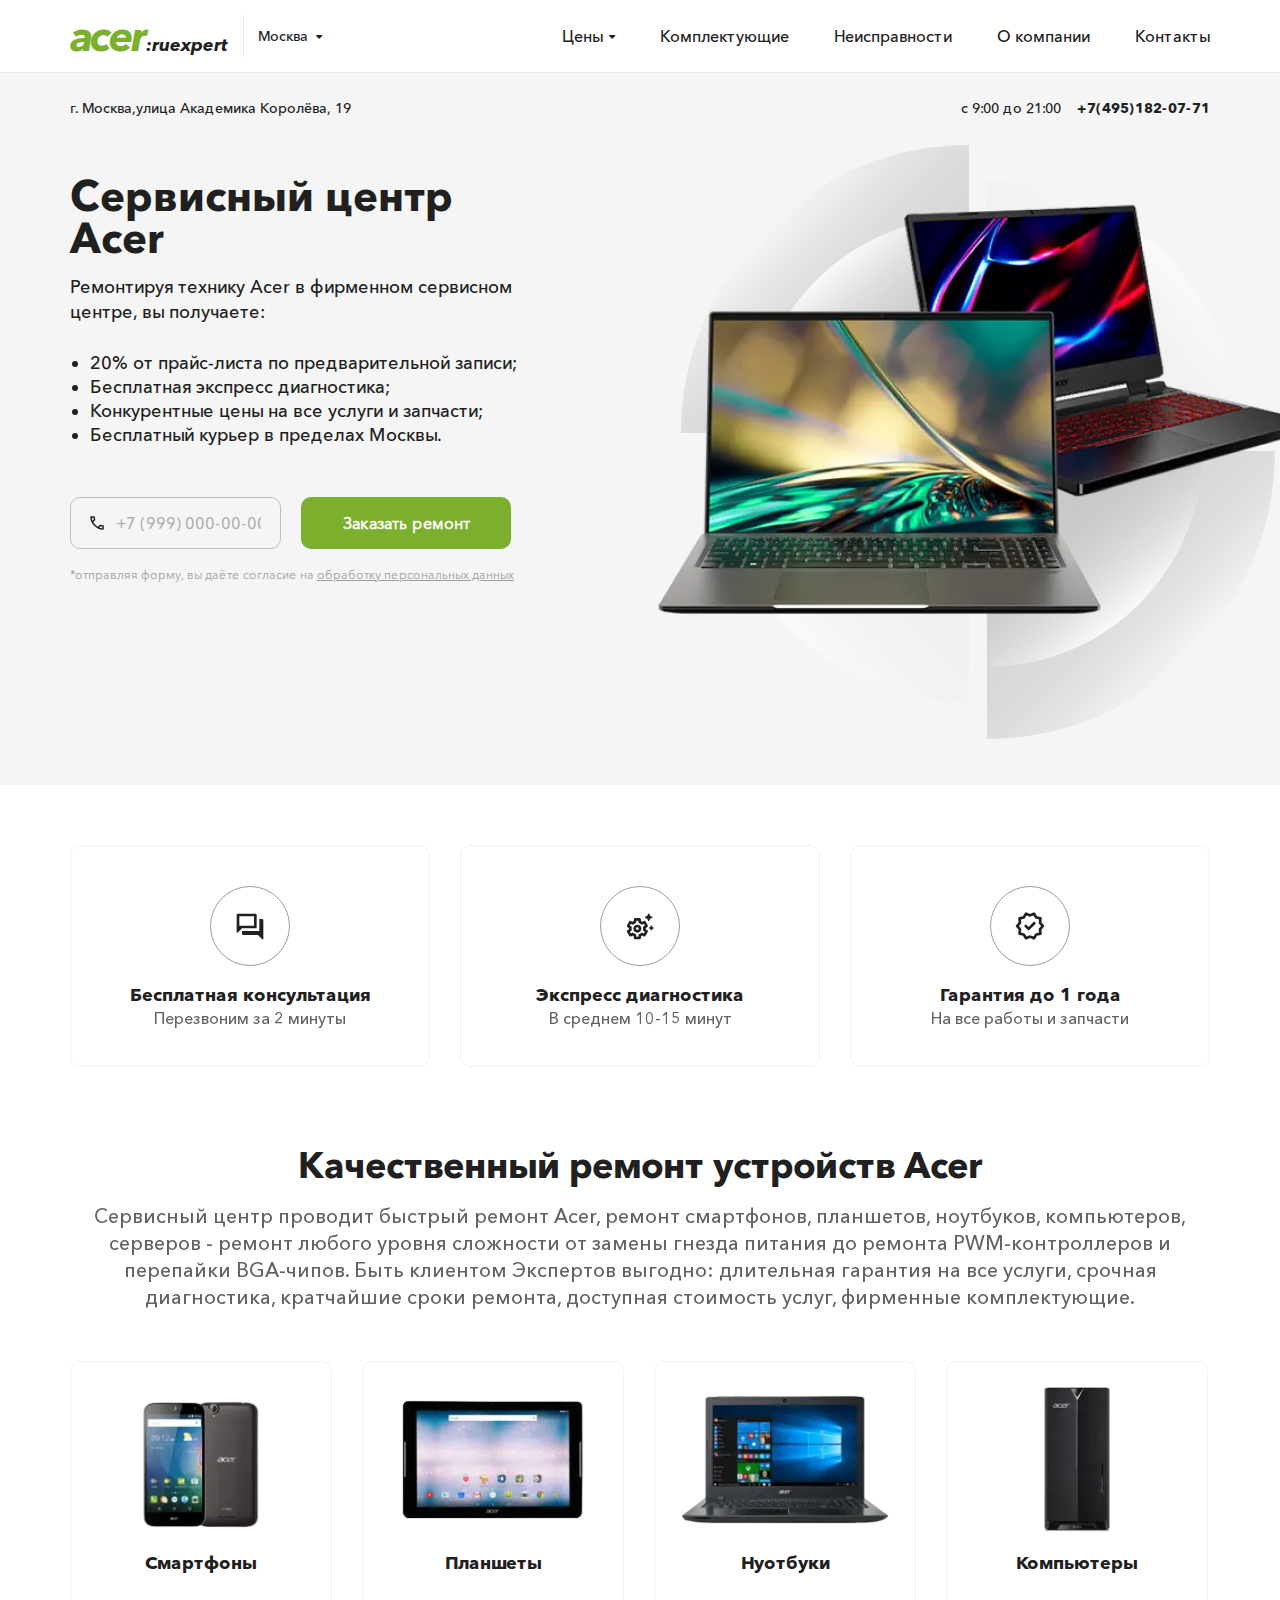
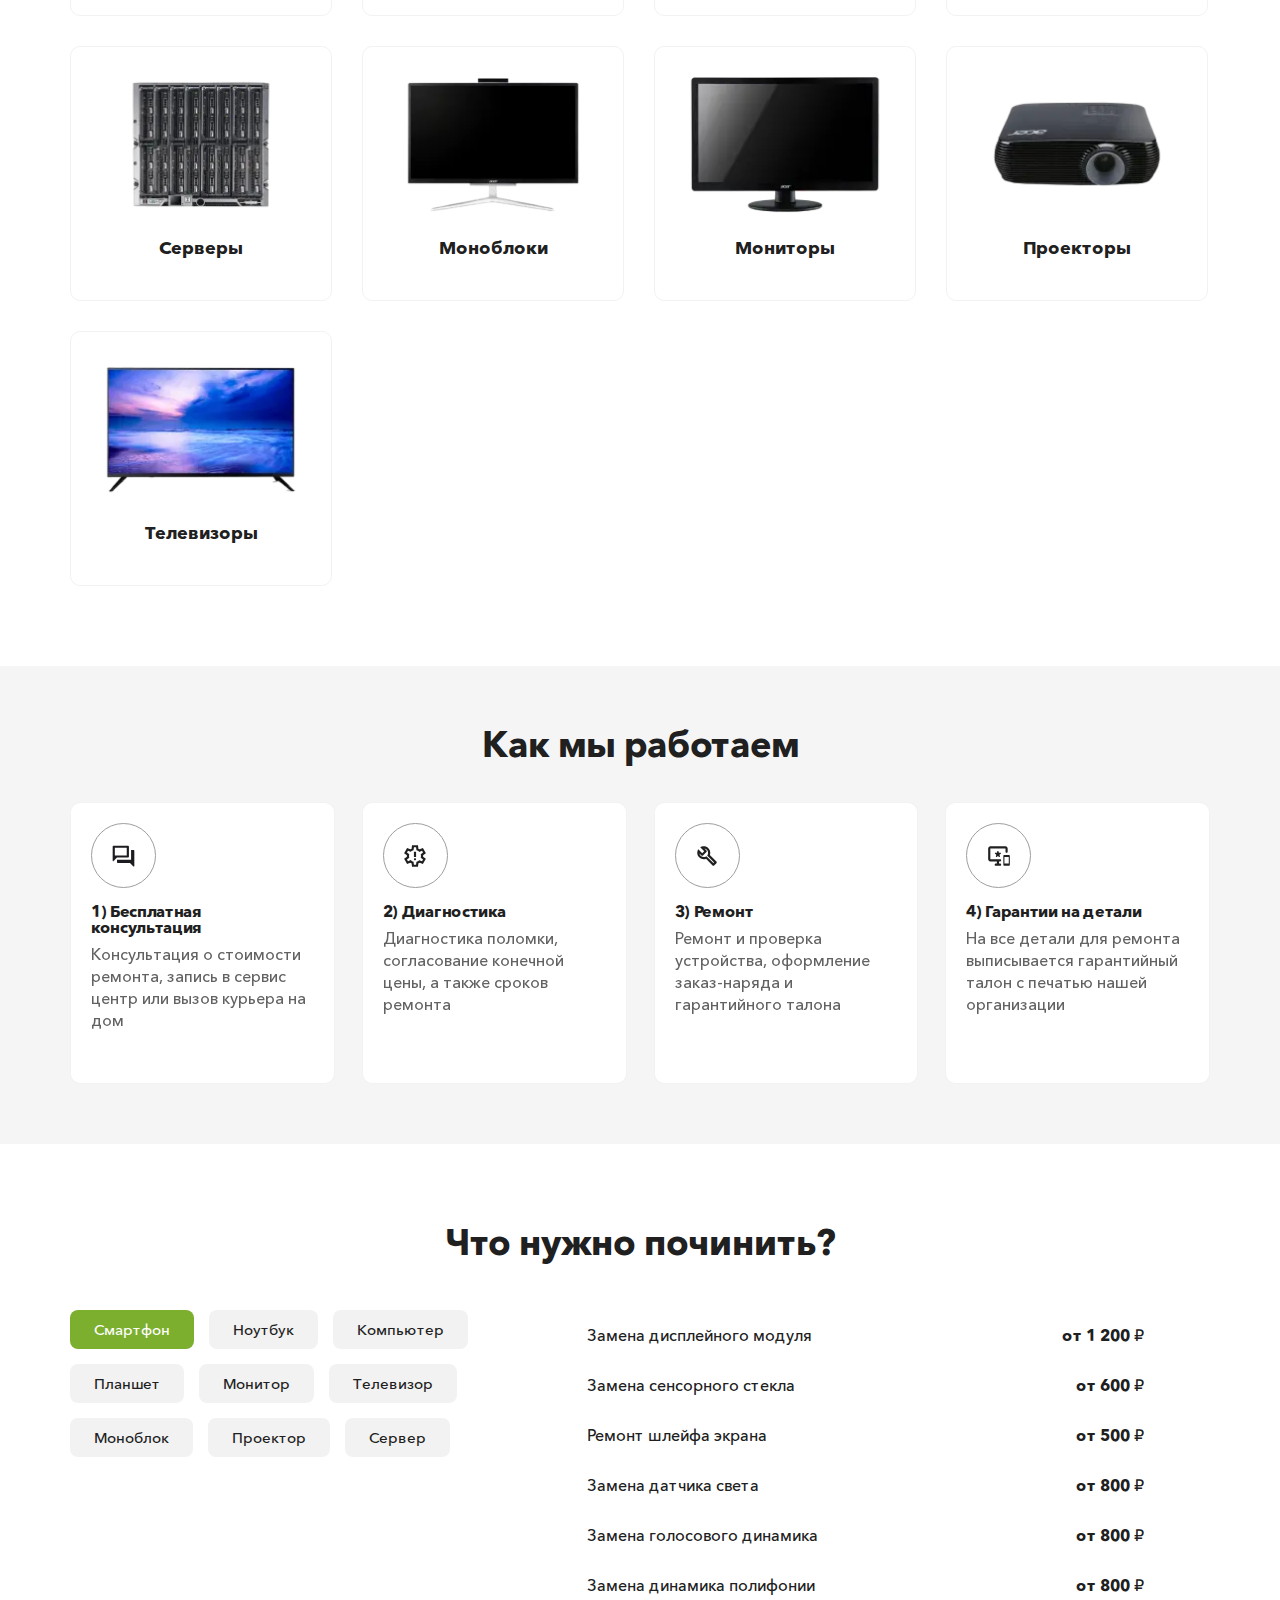
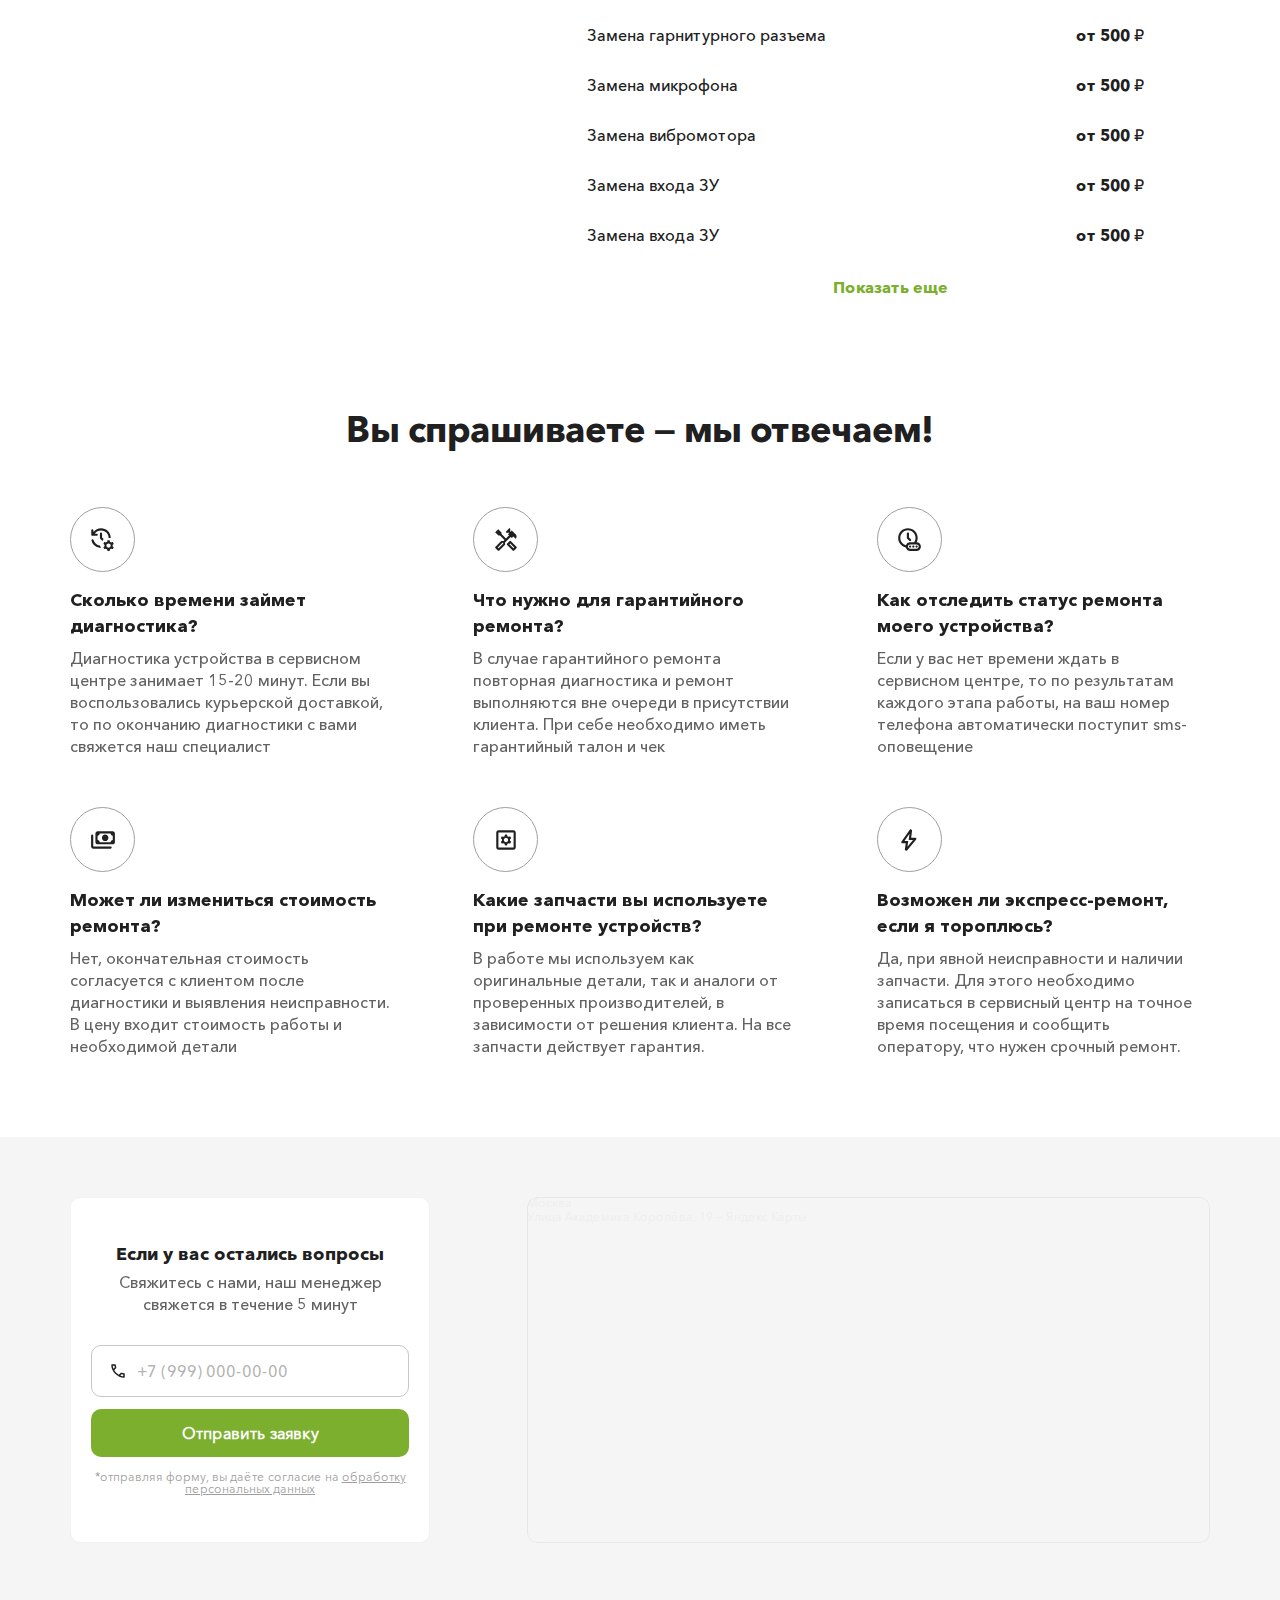
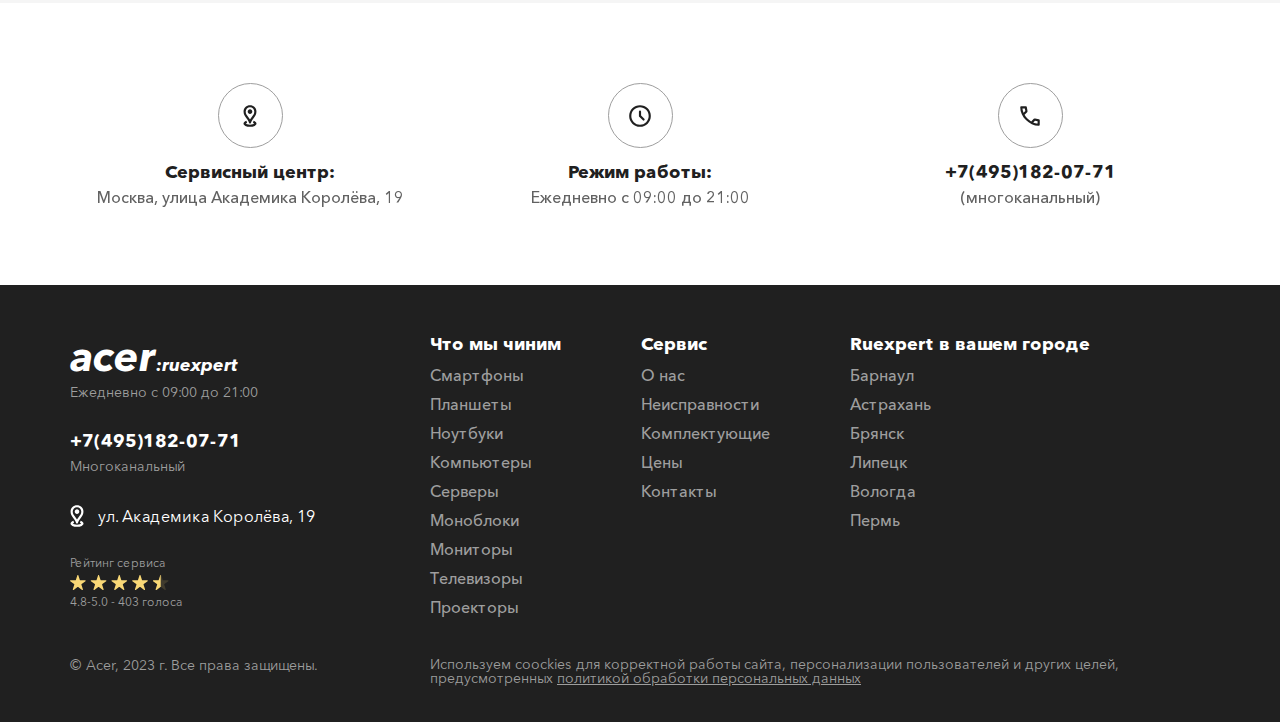
<file: index.html>
<!doctype html><html lang="ru"><head><meta charset="UTF-8"><meta http-equiv="X-UA-Compatible" content="IE=edge"><meta name="viewport" content="width=device-width,initial-scale=1"><link rel="stylesheet" href="static/css/color.css?_v=20230303141232"><link rel="stylesheet" href="css/style.css?_v=20230303141232"><link rel="stylesheet" href="static/css/all.css?_v=20230303141232"><link rel="stylesheet" href="https://cdn.jsdelivr.net/npm/swiper@9/swiper-bundle.min.css?_v=20230303141232"><link rel="apple-touch-icon" sizes="76x76" href="./static/favicon/apple-touch-icon.png"><link rel="icon" type="image/png" sizes="32x32" href="./static/favicon/favicon-32x32.png"><link rel="icon" type="image/png" sizes="16x16" href="./static/favicon/favicon-16x16.png"><link rel="manifest" href="./static/favicon/site.webmanifest"><link rel="mask-icon" href="./static/favicon/safari-pinned-tab.svg" color="#5bbad5"><meta name="msapplication-TileColor" content="#da532c"><meta name="theme-color" content="#ffffff"><title>Главная</title></head><body><main class="main"><div class="blackout"></div><div class="over"></div><div class="close-on-blackout thanks-modal"><h2 class="title thanks-modal__title">Спасибо, ваша заявка отправлена</h2><p class="thanks-modal__subtitle">Менеджер нашего сервисного центра свяжется с вами в течение 5 минут</p><button class="accent-button cross thanks-modal__button"><span>Отлично</span></button> <svg class="cross thanks-modal__cross" width="28" height="28" viewBox="0 0 28 28" fill="none" xmlns="http://www.w3.org/2000/svg"><path d="M21 7L7 21" stroke="white" stroke-width="2" stroke-linecap="round" stroke-linejoin="round"/><path d="M7 7L21 21" stroke="white" stroke-width="2" stroke-linecap="round" stroke-linejoin="round"/></svg></div><div class="close-on-blackout thanks-modal not-found"><h2 class="title thanks-modal__title">Ваш заказ не найден</h2><p class="thanks-modal__subtitle">Возможно, вы неправильно ввели номер заказа. Повторите попытку</p><button class="accent-button cross thanks-modal__button"><span>Попробовать ещё</span></button> <svg class="cross thanks-modal__cross" width="28" height="28" viewBox="0 0 28 28" fill="none" xmlns="http://www.w3.org/2000/svg"><path d="M21 7L7 21" stroke="white" stroke-width="2" stroke-linecap="round" stroke-linejoin="round"/><path d="M7 7L21 21" stroke="white" stroke-width="2" stroke-linecap="round" stroke-linejoin="round"/></svg></div><header class="header"><div class="header__container"><div class="header-inner"><div class="header-logoBx"><a href="./" class="header-logo"><p>acer</p><p>:ruexpert</p></a><div class="header-selectBx"><p class="header-selected">Москва</p><div class="header-variants"><div class="header-variants__item isSelected">Москва</div><div class="header-variants__item">Калининград</div><div class="header-variants__item">Санкт-Петербург</div></div></div></div><nav class="close-on-blackout header-nav"><ul><li class="dropdown"><p class="close-on-blackout header-dropdown">Цены</p><div class="header-dropdownBx"><a href="#" class="header-dropdownBx__item">Смартфон</a> <a href="#" class="header-dropdownBx__item">Ноутбук</a> <a href="#" class="header-dropdownBx__item">Компьютер</a> <a href="#" class="header-dropdownBx__item">Монитор</a> <a href="#" class="header-dropdownBx__item">Телевизор</a> <a href="#" class="header-dropdownBx__item">Моноблок</a> <a href="#" class="header-dropdownBx__item">Проектор</a> <a href="#" class="header-dropdownBx__item">Сервер</a></div></li><li><a href="#" class="">Комплектующие</a></li><li><a href="#" class="">Неисправности</a></li><li><a href="#" class="">О компании</a></li><li><a href="#" class="">Контакты</a></li></ul><div class="header-nav-about"><p class="header-nav-about__address">г. Москва,улица Академика Королёва, 19</p><div class="header-nav-aboutBx"><p class="header-nav-about__time">с 9:00 до 21:00</p><a href="tel: +7(495)182-07-71" class="header-nav-about__phone">+7(495)182-07-71</a></div></div></nav><div class="header-about"><p class="header__time">с 9:00 до 21:00</p><a href="" class="header__phone">+7(495)182-07-71</a><a href="#offer" class="accent-button header__button"><span>Заказать ремонт</span></a></div><div class="close-on-blackout header-burger"><span></span></div></div></div></header><section class="content"><div class="content__container"><div class="content-info"><p class="content__address">г. Москва,улица Академика Королёва, 19</p><div class="content-contacts" data-observ><p class="content__time">с 9:00 до 21:00</p><a href="tel: +7(495)182-07-71" class="content__phone">+7(495)182-07-71</a></div></div><div class="content-inner"><div class="content__item"><h1 class="content__title">Сервисный центр Acer</h1><p class="content__subtitle">Ремонтируя технику Acer в фирменном сервисном центре, вы получаете:</p><ul class="content-lists"><li class="content-lists__item">20% от прайс-листа по предварительной записи;</li><li class="content-lists__item">Бесплатная экспресс диагностика;</li><li class="content-lists__item">Конкурентные цены на все услуги и запчасти;</li><li class="content-lists__item">Бесплатный курьер в пределах Москвы.</li></ul><form action="#" class="content-form"><div class="border-input content-inputBx"><input class="animate-input mask-phone" type="text" placeholder="+7 (999) 000-00-00" required> <svg width="14" height="14" viewBox="0 0 14 14" fill="none" xmlns="http://www.w3.org/2000/svg"><path d="M12.9625 13.75C11.35 13.75 9.77825 13.3905 8.24725 12.6715C6.71575 11.953 5.3595 11.003 4.1785 9.8215C2.997 8.6405 2.047 7.28425 1.3285 5.75275C0.6095 4.22175 0.25 2.65 0.25 1.0375C0.25 0.8125 0.325 0.625 0.475 0.475C0.625 0.325 0.8125 0.25 1.0375 0.25H4.075C4.25 0.25 4.40625 0.30625 4.54375 0.41875C4.68125 0.53125 4.7625 0.675 4.7875 0.85L5.275 3.475C5.3 3.65 5.297 3.80925 5.266 3.95275C5.2345 4.09675 5.1625 4.225 5.05 4.3375L3.23125 6.175C3.75625 7.075 4.41575 7.91875 5.20975 8.70625C6.00325 9.49375 6.875 10.175 7.825 10.75L9.5875 8.9875C9.7 8.875 9.847 8.7905 10.0285 8.734C10.2095 8.678 10.3875 8.6625 10.5625 8.6875L13.15 9.2125C13.325 9.25 13.4688 9.33425 13.5812 9.46525C13.6937 9.59675 13.75 9.75 13.75 9.925V12.9625C13.75 13.1875 13.675 13.375 13.525 13.525C13.375 13.675 13.1875 13.75 12.9625 13.75ZM2.51875 4.75L3.75625 3.5125L3.4375 1.75H1.76875C1.83125 2.2625 1.91875 2.76875 2.03125 3.26875C2.14375 3.76875 2.30625 4.2625 2.51875 4.75ZM12.25 12.2125V10.5625L10.4875 10.2062L9.23125 11.4625C9.71875 11.675 10.2157 11.8438 10.7222 11.9688C11.2282 12.0938 11.7375 12.175 12.25 12.2125Z" fill="#202020"/></svg></div><button class="accent-button content__button"><span>Заказать ремонт</span></button></form><p class="content__notice">*отправляя форму, вы даёте согласие на <a href="#">обработку персональных данных</a></p></div><div class="content__item"><div class="content-imgBx"><picture><source srcset="./images/content/main.webp" type="image/webp"><img class="content__img" src="./images/content/main.png" alt="ноутбуки"></picture><img class="content__pattern" src="./images/content/pattern.svg" alt="паттерн"></div></div></div></div></section><section class="tags"><div class="tags__container"><div class="tags-box"><div class="tags__item"><div class="tags-svgBx"><svg width="28" height="27" viewBox="0 0 28 27" fill="none" xmlns="http://www.w3.org/2000/svg"><path d="M0.666656 19.0666V1.99996C0.666656 1.62218 0.794657 1.30529 1.05066 1.04929C1.30577 0.794181 1.62221 0.666626 1.99999 0.666626H19.3333C19.7111 0.666626 20.0275 0.794181 20.2827 1.04929C20.5387 1.30529 20.6667 1.62218 20.6667 1.99996V14C20.6667 14.3777 20.5387 14.6942 20.2827 14.9493C20.0275 15.2053 19.7111 15.3333 19.3333 15.3333H5.99999L1.79999 19.5333C1.57777 19.7555 1.33332 19.8111 1.06666 19.7C0.79999 19.5888 0.666656 19.3777 0.666656 19.0666ZM7.33332 22C6.95554 22 6.63866 21.872 6.38266 21.616C6.12755 21.3608 5.99999 21.0444 5.99999 20.6666V18H23.3333V5.99996H26C26.3778 5.99996 26.6942 6.12752 26.9493 6.38263C27.2053 6.63863 27.3333 6.95551 27.3333 7.33329V25.7333C27.3333 26.0444 27.2 26.2555 26.9333 26.3666C26.6667 26.4777 26.4222 26.4222 26.2 26.2L22 22H7.33332ZM18 3.33329H3.33332V12.6666H18V3.33329Z" fill="#202020"/></svg></div><h3 class="tags__item-title">Бесплатная консультация</h3><p class="tags__item-subtitle">Перезвоним за 2 минуты</p></div><div class="tags__item"><div class="tags-svgBx"><svg width="28" height="27" viewBox="0 0 28 27" fill="none" xmlns="http://www.w3.org/2000/svg"><path d="M22.7 8.06664C22.5889 8.06664 22.4724 8.03331 22.3507 7.96664C22.228 7.89998 22.1444 7.79998 22.1 7.66664L21.2333 5.79997L19.3667 4.93331C19.2333 4.88886 19.1333 4.80531 19.0667 4.68264C19 4.56086 18.9667 4.44442 18.9667 4.33331C18.9667 4.2222 19 4.10531 19.0667 3.98264C19.1333 3.86086 19.2333 3.77775 19.3667 3.73331L21.2333 2.86664L22.1 0.999976C22.1444 0.866642 22.228 0.766642 22.3507 0.699976C22.4724 0.633309 22.5889 0.599976 22.7 0.599976C22.8111 0.599976 22.928 0.633309 23.0507 0.699976C23.1724 0.766642 23.2556 0.866642 23.3 0.999976L24.1667 2.86664L26.0333 3.73331C26.1667 3.77775 26.2667 3.86086 26.3333 3.98264C26.4 4.10531 26.4333 4.2222 26.4333 4.33331C26.4333 4.44442 26.4 4.56086 26.3333 4.68264C26.2667 4.80531 26.1667 4.88886 26.0333 4.93331L24.1667 5.79997L23.3 7.66664C23.2556 7.79998 23.1724 7.89998 23.0507 7.96664C22.928 8.03331 22.8111 8.06664 22.7 8.06664ZM25.3667 17.4333C25.2556 17.4333 25.1444 17.4 25.0333 17.3333C24.9222 17.2666 24.8333 17.1778 24.7667 17.0666L24.3 16.0666L23.3 15.6C23.2333 15.5555 23.1111 15.3555 22.9333 15C22.9333 14.8889 22.9667 14.7778 23.0333 14.6666C23.1 14.5555 23.1889 14.4666 23.3 14.4L24.3 13.9333L24.7667 12.9333C24.8111 12.8666 25.0111 12.7444 25.3667 12.5666C25.4778 12.5666 25.5889 12.6 25.7 12.6666C25.8111 12.7333 25.9 12.8222 25.9667 12.9333L26.4333 13.9333L27.4333 14.4C27.5 14.4444 27.6222 14.6444 27.8 15C27.8 15.1111 27.7667 15.2222 27.7 15.3333C27.6333 15.4444 27.5444 15.5333 27.4333 15.6L26.4333 16.0666L25.9667 17.0666C25.9222 17.1333 25.7222 17.2555 25.3667 17.4333ZM9.2 26.3333C8.86666 26.3333 8.57777 26.2222 8.33333 26C8.08888 25.7778 7.94444 25.5 7.9 25.1666L7.63333 23.2C7.45555 23.1333 7.28355 23.0444 7.11733 22.9333C6.95022 22.8222 6.81111 22.7111 6.7 22.6L4.86666 23.4C4.55555 23.5555 4.23911 23.5778 3.91733 23.4666C3.59466 23.3555 3.34444 23.1444 3.16666 22.8333L1.03333 19.1C0.855552 18.8111 0.805774 18.5 0.883996 18.1666C0.96133 17.8333 1.13333 17.5666 1.4 17.3666L2.96666 16.2V15.1333L1.4 13.9666C1.13333 13.7666 0.96133 13.5 0.883996 13.1666C0.805774 12.8333 0.855552 12.5222 1.03333 12.2333L3.16666 8.49998C3.34444 8.18886 3.59466 7.97775 3.91733 7.86664C4.23911 7.75553 4.55555 7.77775 4.86666 7.93331L6.7 8.73331C6.81111 8.6222 6.95022 8.51109 7.11733 8.39998C7.28355 8.28886 7.45555 8.19998 7.63333 8.13331L7.9 6.16664C7.94444 5.83331 8.08888 5.55553 8.33333 5.33331C8.57777 5.11109 8.86666 4.99998 9.2 4.99998H13.5333C13.8667 4.99998 14.1556 5.11109 14.4 5.33331C14.6444 5.55553 14.7889 5.83331 14.8333 6.16664L15.1 8.13331C15.2778 8.19998 15.4502 8.28886 15.6173 8.39998C15.7836 8.51109 15.9222 8.6222 16.0333 8.73331L17.8667 7.93331C18.1778 7.77775 18.4947 7.75553 18.8173 7.86664C19.1391 7.97775 19.3889 8.18886 19.5667 8.49998L21.7 12.2333C21.8778 12.5222 21.928 12.8333 21.8507 13.1666C21.7724 13.5 21.6 13.7666 21.3333 13.9666L19.7667 15.1333V16.2L21.3333 17.3666C21.6 17.5666 21.7724 17.8333 21.8507 18.1666C21.928 18.5 21.8778 18.8111 21.7 19.1L19.5667 22.8333C19.3889 23.1444 19.1391 23.3555 18.8173 23.4666C18.4947 23.5778 18.1778 23.5555 17.8667 23.4L16.0333 22.6C15.9222 22.7111 15.7836 22.8222 15.6173 22.9333C15.4502 23.0444 15.2778 23.1333 15.1 23.2L14.8333 25.1666C14.7889 25.5 14.6444 25.7778 14.4 26C14.1556 26.2222 13.8667 26.3333 13.5333 26.3333H9.2ZM11.3667 19.6666C12.4778 19.6666 13.4222 19.2778 14.2 18.5C14.9778 17.7222 15.3667 16.7778 15.3667 15.6666C15.3667 14.5555 14.9778 13.6111 14.2 12.8333C13.4222 12.0555 12.4778 11.6666 11.3667 11.6666C10.2556 11.6666 9.31111 12.0555 8.53333 12.8333C7.75555 13.6111 7.36666 14.5555 7.36666 15.6666C7.36666 16.7778 7.75555 17.7222 8.53333 18.5C9.31111 19.2778 10.2556 19.6666 11.3667 19.6666ZM11.3667 17C10.9889 17 10.672 16.872 10.416 16.616C10.1609 16.3609 10.0333 16.0444 10.0333 15.6666C10.0333 15.2889 10.1609 14.972 10.416 14.716C10.672 14.4609 10.9889 14.3333 11.3667 14.3333C11.7444 14.3333 12.0613 14.4609 12.3173 14.716C12.5724 14.972 12.7 15.2889 12.7 15.6666C12.7 16.0444 12.5724 16.3609 12.3173 16.616C12.0613 16.872 11.7444 17 11.3667 17ZM10.3667 23.6666H12.3667L12.6333 21.2666C13.2778 21.0889 13.828 20.8613 14.284 20.584C14.7391 20.3058 15.1889 19.9333 15.6333 19.4666L17.8333 20.4666L18.7667 18.8L16.8333 17.3333C17.0111 16.8222 17.1 16.2666 17.1 15.6666C17.1 15.0666 17.0111 14.5111 16.8333 14L18.7667 12.5333L17.8333 10.8666L15.6333 11.8666C15.1889 11.4 14.7391 11.0275 14.284 10.7493C13.828 10.472 13.2778 10.2444 12.6333 10.0666L12.3667 7.66664H10.3667L10.1 10.0666C9.45555 10.2444 8.90577 10.472 8.45066 10.7493C7.99466 11.0275 7.54444 11.4 7.1 11.8666L4.9 10.8666L3.96666 12.5333L5.9 14C5.72222 14.5111 5.628 15.0666 5.61733 15.6666C5.60577 16.2666 5.7 16.8222 5.9 17.3333L3.96666 18.8L4.9 20.4666L7.1 19.4666C7.54444 19.9333 7.99466 20.3058 8.45066 20.584C8.90577 20.8613 9.45555 21.0889 10.1 21.2666L10.3667 23.6666Z" fill="#202020"/></svg></div><h3 class="tags__item-title">Экспресс диагностика</h3><p class="tags__item-subtitle">В среднем 10-15 минут</p></div><div class="tags__item"><div class="tags-svgBx"><svg width="30" height="28" viewBox="0 0 30 28" fill="none" xmlns="http://www.w3.org/2000/svg"><path d="M7.93333 23.7333L4.26666 22.9333C3.93333 22.8666 3.66666 22.6942 3.46666 22.416C3.26666 22.1386 3.18888 21.8333 3.23333 21.5L3.6 17.7333L1.1 14.8666C0.877774 14.6222 0.766663 14.3333 0.766663 13.9999C0.766663 13.6666 0.877774 13.3777 1.1 13.1333L3.6 10.2666L3.23333 6.49995C3.18888 6.16662 3.26666 5.86128 3.46666 5.58395C3.66666 5.30573 3.93333 5.13328 4.26666 5.06662L7.93333 4.26662L9.86666 0.999949C10.0444 0.71106 10.2889 0.522172 10.6 0.433283C10.9111 0.344394 11.2222 0.355505 11.5333 0.466616L15 1.93328L18.4667 0.466616C18.7778 0.355505 19.0889 0.344394 19.4 0.433283C19.7111 0.522172 19.9556 0.71106 20.1333 0.999949L22.0667 4.26662L25.7333 5.06662C26.0667 5.13328 26.3333 5.30573 26.5333 5.58395C26.7333 5.86128 26.8111 6.16662 26.7667 6.49995L26.4 10.2666L28.9 13.1333C29.1222 13.3777 29.2333 13.6666 29.2333 13.9999C29.2333 14.3333 29.1222 14.6222 28.9 14.8666L26.4 17.7333L26.7667 21.5C26.8111 21.8333 26.7333 22.1386 26.5333 22.416C26.3333 22.6942 26.0667 22.8666 25.7333 22.9333L22.0667 23.7333L20.1333 27C19.9556 27.2888 19.7111 27.4777 19.4 27.5666C19.0889 27.6555 18.7778 27.6444 18.4667 27.5333L15 26.0666L11.5333 27.5333C11.2222 27.6444 10.9111 27.6555 10.6 27.5666C10.2889 27.4777 10.0444 27.2888 9.86666 27L7.93333 23.7333ZM12.6667 17.7999C12.9111 18.0444 13.2222 18.1666 13.6 18.1666C13.9778 18.1666 14.2889 18.0444 14.5333 17.7999L20.2 12.1333C20.4667 11.8666 20.6 11.5497 20.6 11.1826C20.6 10.8164 20.4667 10.4999 20.2 10.2333C19.9333 9.96662 19.6169 9.83328 19.2507 9.83328C18.8836 9.83328 18.5667 9.96662 18.3 10.2333L13.6 14.9333L11.6667 13.0333C11.4 12.7888 11.0836 12.6719 10.7173 12.6826C10.3502 12.6942 10.0444 12.8222 9.8 13.0666C9.55555 13.3111 9.43333 13.6222 9.43333 13.9999C9.43333 14.3777 9.55555 14.6888 9.8 14.9333L12.6667 17.7999ZM11.6 24.6L15 23.1333L18.4667 24.6L20.3333 21.3999L24 20.5333L23.6667 16.7999L26.1333 13.9999L23.6667 11.1333L24 7.39995L20.3333 6.59995L18.4 3.39995L15 4.86662L11.5333 3.39995L9.66666 6.59995L6 7.39995L6.33333 11.1333L3.86666 13.9999L6.33333 16.7999L6 20.6L9.66666 21.3999L11.6 24.6Z" fill="#202020"/></svg></div><h3 class="tags__item-title">Гарантия до 1 года</h3><p class="tags__item-subtitle">На все работы и запчасти</p></div></div></div></section><section class="repair"><div class="repair__container"><h2 class="title repair__title">Качественный ремонт устройств Acer</h2><p class="repair__subtitle">Сервисный центр проводит быстрый ремонт Acer, ремонт смартфонов, планшетов, ноутбуков, компьютеров, серверов - ремонт любого уровня сложности от замены гнезда питания до ремонта PWM-контроллеров и перепайки BGA-чипов. Быть клиентом Экспертов выгодно: длительная гарантия на все услуги, срочная диагностика, кратчайшие сроки ремонта, доступная стоимость услуг, фирменные комплектующие.</p><div class="repair-box"><a href="#" class="repair__item"><div class="repair__item-imgBx"><picture><source srcset="./images/tags/1.webp" type="image/webp"><img src="./images/tags/1.png" class="repair__item-img"></picture></div><h4 class="repair__item-title">Смартфоны</h4></a><a href="#" class="repair__item"><div class="repair__item-imgBx"><picture><source srcset="./images/tags/2.webp" type="image/webp"><img src="./images/tags/2.png" class="repair__item-img"></picture></div><h4 class="repair__item-title">Планшеты</h4></a><a href="#" class="repair__item"><div class="repair__item-imgBx"><picture><source srcset="./images/tags/3.webp" type="image/webp"><img src="./images/tags/3.png" class="repair__item-img"></picture></div><h4 class="repair__item-title">Нуотбуки</h4></a><a href="#" class="repair__item"><div class="repair__item-imgBx"><picture><source srcset="./images/tags/4.webp" type="image/webp"><img src="./images/tags/4.png" class="repair__item-img"></picture></div><h4 class="repair__item-title">Компьютеры</h4></a><a href="#" class="repair__item"><div class="repair__item-imgBx"><picture><source srcset="./images/tags/5.webp" type="image/webp"><img src="./images/tags/5.png" class="repair__item-img"></picture></div><h4 class="repair__item-title">Серверы</h4></a><a href="#" class="repair__item"><div class="repair__item-imgBx"><picture><source srcset="./images/tags/6.webp" type="image/webp"><img src="./images/tags/6.png" class="repair__item-img"></picture></div><h4 class="repair__item-title">Моноблоки</h4></a><a href="#" class="repair__item"><div class="repair__item-imgBx"><picture><source srcset="./images/tags/7.webp" type="image/webp"><img src="./images/tags/7.png" class="repair__item-img"></picture></div><h4 class="repair__item-title">Мониторы</h4></a><a href="#" class="repair__item"><div class="repair__item-imgBx"><picture><source srcset="./images/tags/8.webp" type="image/webp"><img src="./images/tags/8.png" class="repair__item-img"></picture></div><h4 class="repair__item-title">Проекторы</h4></a><a href="#" class="repair__item"><div class="repair__item-imgBx"><picture><source srcset="./images/tags/9.webp" type="image/webp"><img src="./images/tags/9.png" class="repair__item-img"></picture></div><h4 class="repair__item-title">Телевизоры</h4></a></div></div></section><section class="how"><div class="how__container"><h2 class="title how__title">Как мы работаем</h2><div class="how-box"><div class="how__item"><div class="how__item-svgBx"><svg width="23" height="22" viewBox="0 0 23 22" fill="none" xmlns="http://www.w3.org/2000/svg"><path d="M0.666504 15.6165V1.74984C0.666504 1.44289 0.770504 1.18542 0.978504 0.97742C1.18578 0.770143 1.44289 0.666504 1.74984 0.666504H15.8332C16.1401 0.666504 16.3972 0.770143 16.6045 0.97742C16.8125 1.18542 16.9165 1.44289 16.9165 1.74984V11.4998C16.9165 11.8068 16.8125 12.0639 16.6045 12.2712C16.3972 12.4792 16.1401 12.5832 15.8332 12.5832H4.99984L1.58734 15.9957C1.40678 16.1762 1.20817 16.2214 0.991504 16.1311C0.774837 16.0408 0.666504 15.8693 0.666504 15.6165ZM6.08317 17.9998C5.77622 17.9998 5.51875 17.8958 5.31075 17.6878C5.10347 17.4806 4.99984 17.2234 4.99984 16.9165V14.7498H19.0832V4.99984H21.2498C21.5568 4.99984 21.8139 5.10347 22.0212 5.31075C22.2292 5.51875 22.3332 5.77622 22.3332 6.08317V21.0332C22.3332 21.2859 22.2248 21.4575 22.0082 21.5477C21.7915 21.638 21.5929 21.5929 21.4123 21.4123L17.9998 17.9998H6.08317ZM14.7498 2.83317H2.83317V10.4165H14.7498V2.83317Z" fill="#1C1B1F"/></svg></div><h3 class="how__item-title">1) Бесплатная консультация</h3><p class="how__item-subtitle">Консультация о стоимости ремонта, запись в сервис центр или вызов курьера на дом</p></div><div class="how__item"><div class="how__item-svgBx"><svg width="22" height="22" viewBox="0 0 22 22" fill="none" xmlns="http://www.w3.org/2000/svg"><path d="M8.02082 21.8333L7.58749 18.3667C7.35277 18.2764 7.13177 18.1681 6.92449 18.0417C6.71649 17.9153 6.51318 17.7799 6.31457 17.6354L3.09165 18.9896L0.112488 13.8438L2.90207 11.7313C2.88402 11.6049 2.87499 11.4828 2.87499 11.3651V10.6338C2.87499 10.5168 2.88402 10.3951 2.90207 10.2688L0.112488 8.15625L3.09165 3.01042L6.31457 4.36459C6.51318 4.22014 6.72082 4.08473 6.93749 3.95834C7.15415 3.83195 7.37082 3.72362 7.58749 3.63334L8.02082 0.166672H13.9792L14.4125 3.63334C14.6472 3.72362 14.8686 3.83195 15.0766 3.95834C15.2838 4.08473 15.4868 4.22014 15.6854 4.36459L18.9083 3.01042L21.8875 8.15625L19.0979 10.2688C19.116 10.3951 19.125 10.5168 19.125 10.6338V11.3651C19.125 11.4828 19.1069 11.6049 19.0708 11.7313L21.8604 13.8438L18.8812 18.9896L15.6854 17.6354C15.4868 17.7799 15.2792 17.9153 15.0625 18.0417C14.8458 18.1681 14.6292 18.2764 14.4125 18.3667L13.9792 21.8333H8.02082ZM9.91665 19.6667H12.0562L12.4354 16.7958C12.9951 16.6514 13.5144 16.4391 13.9932 16.1588C14.4713 15.8793 14.909 15.541 15.3062 15.1438L17.9875 16.2542L19.0437 14.4125L16.7146 12.6521C16.8048 12.3993 16.868 12.1328 16.9042 11.8526C16.9403 11.5731 16.9583 11.2889 16.9583 11C16.9583 10.7111 16.9403 10.4266 16.9042 10.1463C16.868 9.86684 16.8048 9.6007 16.7146 9.34792L19.0437 7.5875L17.9875 5.74584L15.3062 6.88334C14.909 6.46806 14.4713 6.12031 13.9932 5.84009C13.5144 5.56059 12.9951 5.34862 12.4354 5.20417L12.0833 2.33334H9.94374L9.56457 5.20417C9.00485 5.34862 8.48593 5.56059 8.00782 5.84009C7.52899 6.12031 7.09096 6.45903 6.69374 6.85625L4.01249 5.74584L2.95624 7.5875L5.2854 9.32084C5.19513 9.59167 5.13193 9.8625 5.09582 10.1333C5.05971 10.4042 5.04165 10.6931 5.04165 11C5.04165 11.2889 5.05971 11.5688 5.09582 11.8396C5.13193 12.1104 5.19513 12.3813 5.2854 12.6521L2.95624 14.4125L4.01249 16.2542L6.69374 15.1167C7.09096 15.5319 7.52899 15.8793 8.00782 16.1588C8.48593 16.4391 9.00485 16.6514 9.56457 16.7958L9.91665 19.6667ZM11 15.3333C11.3069 15.3333 11.5644 15.2293 11.7724 15.0213C11.9797 14.8141 12.0833 14.5569 12.0833 14.25C12.0833 13.9431 11.9797 13.6856 11.7724 13.4776C11.5644 13.2703 11.3069 13.1667 11 13.1667C10.693 13.1667 10.4359 13.2703 10.2287 13.4776C10.0207 13.6856 9.91665 13.9431 9.91665 14.25C9.91665 14.5569 10.0207 14.8141 10.2287 15.0213C10.4359 15.2293 10.693 15.3333 11 15.3333ZM9.91665 12.0833H12.0833V6.66667H9.91665V12.0833Z" fill="#202020"/></svg></div><h3 class="how__item-title">2) Диагностика</h3><p class="how__item-subtitle">Диагностика поломки, согласование конечной цены, а также сроков ремонта</p></div><div class="how__item"><div class="how__item-svgBx"><svg width="20" height="20" viewBox="0 0 20 20" fill="none" xmlns="http://www.w3.org/2000/svg"><path d="M15.5792 19.425L9.025 12.8167C8.66389 12.9611 8.29844 13.0694 7.92867 13.1417C7.55817 13.2139 7.16528 13.25 6.75 13.25C4.94444 13.25 3.40972 12.6181 2.14583 11.3542C0.881945 10.0903 0.25 8.55556 0.25 6.75C0.25 6.1 0.340278 5.48142 0.520833 4.89425C0.701389 4.30781 0.954167 3.75278 1.27917 3.22917L5.23333 7.18333L7.18333 5.23333L3.22917 1.27917C3.75278 0.954167 4.30781 0.701389 4.89425 0.520833C5.48142 0.340278 6.1 0.25 6.75 0.25C8.55556 0.25 10.0903 0.881945 11.3542 2.14583C12.6181 3.40972 13.25 4.94444 13.25 6.75C13.25 7.16528 13.2139 7.55781 13.1417 7.92758C13.0694 8.29808 12.9611 8.66389 12.8167 9.025L19.425 15.5792C19.6417 15.7958 19.75 16.0576 19.75 16.3646C19.75 16.6715 19.6417 16.9333 19.425 17.15L17.15 19.425C16.9333 19.6417 16.6715 19.75 16.3646 19.75C16.0576 19.75 15.7958 19.6417 15.5792 19.425ZM16.3646 17.1229L17.0958 16.3917L10.1625 9.45833C10.4875 9.09722 10.7222 8.67725 10.8667 8.19842C11.0111 7.72031 11.0833 7.2375 11.0833 6.75C11.0833 5.66667 10.7359 4.72308 10.0412 3.91925C9.34567 3.11614 8.48333 2.63333 7.45417 2.47083L9.45833 4.475C9.675 4.69167 9.78333 4.94444 9.78333 5.23333C9.78333 5.52222 9.675 5.775 9.45833 5.99167L5.99167 9.45833C5.775 9.675 5.52222 9.78333 5.23333 9.78333C4.94444 9.78333 4.69167 9.675 4.475 9.45833L2.47083 7.45417C2.63333 8.48333 3.1165 9.34531 3.92033 10.0401C4.72344 10.7356 5.66667 11.0833 6.75 11.0833C7.21944 11.0833 7.68889 11.0111 8.15833 10.8667C8.62778 10.7222 9.05208 10.4965 9.43125 10.1896L16.3646 17.1229Z" fill="#202020"/></svg></div><h3 class="how__item-title">3) Ремонт</h3><p class="how__item-subtitle">Ремонт и проверка устройства, оформление заказ-наряда и гарантийного талона</p></div><div class="how__item"><div class="how__item-svgBx"><svg width="22" height="20" viewBox="0 0 22 20" fill="none" xmlns="http://www.w3.org/2000/svg"><path d="M16.4167 19.75C16.1097 19.75 15.8526 19.646 15.6453 19.438C15.4373 19.2307 15.3333 18.9736 15.3333 18.6667V10C15.3333 9.69306 15.4373 9.43558 15.6453 9.22758C15.8526 9.02031 16.1097 8.91667 16.4167 8.91667H20.75C21.0569 8.91667 21.314 9.02031 21.5213 9.22758C21.7293 9.43558 21.8333 9.69306 21.8333 10V18.6667C21.8333 18.9736 21.7293 19.2307 21.5213 19.438C21.314 19.646 21.0569 19.75 20.75 19.75H16.4167ZM16.4167 17.5833H20.75V11.0833H16.4167V17.5833ZM7.74999 19.75C7.44305 19.75 7.18593 19.646 6.97866 19.438C6.77066 19.2307 6.66666 18.9736 6.66666 18.6667C6.66666 18.3597 6.77066 18.1026 6.97866 17.8953C7.18593 17.6873 7.44305 17.5833 7.74999 17.5833H8.83332V15.4167H2.33332C1.73749 15.4167 1.2276 15.2047 0.803657 14.7808C0.37899 14.3561 0.166656 13.8458 0.166656 13.25V2.41667C0.166656 1.82083 0.37899 1.31058 0.803657 0.885917C1.2276 0.461972 1.73749 0.25 2.33332 0.25H17.5C18.0958 0.25 18.6061 0.461972 19.0307 0.885917C19.4547 1.31058 19.6667 1.82083 19.6667 2.41667V5.66667C19.6667 5.97361 19.5627 6.23072 19.3547 6.438C19.1474 6.646 18.8903 6.75 18.5833 6.75C18.2764 6.75 18.0193 6.646 17.812 6.438C17.604 6.23072 17.5 5.97361 17.5 5.66667V2.41667H2.33332V13.25H12.0833C12.3903 13.25 12.6477 13.3536 12.8557 13.5609C13.063 13.7689 13.1667 14.0264 13.1667 14.3333C13.1667 14.6403 13.063 14.8974 12.8557 15.1047C12.6477 15.3127 12.3903 15.4167 12.0833 15.4167H11V17.5833H12.0833C12.3903 17.5833 12.6477 17.6873 12.8557 17.8953C13.063 18.1026 13.1667 18.3597 13.1667 18.6667C13.1667 18.9736 13.063 19.2307 12.8557 19.438C12.6477 19.646 12.3903 19.75 12.0833 19.75H7.74999ZM8.75207 10.8938L9.91666 10L11.0812 10.8938C11.2799 11.0563 11.4922 11.0606 11.7182 10.9068C11.9436 10.7536 12.0111 10.5507 11.9208 10.2979L11.4875 8.80833L12.7875 7.77917C12.9861 7.61667 13.0403 7.41336 12.95 7.16925C12.8597 6.92586 12.6882 6.80417 12.4354 6.80417H10.8917L10.4312 5.36875C10.3951 5.24236 10.3276 5.14775 10.2287 5.08492C10.129 5.02136 10.025 4.98958 9.91666 4.98958C9.80832 4.98958 9.70469 5.02136 9.60574 5.08492C9.50607 5.14775 9.43818 5.24236 9.40207 5.36875L8.94166 6.80417H7.39791C7.14513 6.80417 6.9736 6.92586 6.88332 7.16925C6.79305 7.41336 6.84721 7.61667 7.04582 7.77917L8.34582 8.80833L7.91249 10.2979C7.82221 10.5507 7.8901 10.7536 8.11616 10.9068C8.34149 11.0606 8.55346 11.0563 8.75207 10.8938Z" fill="#202020"/></svg></div><h3 class="how__item-title">4) Гарантии на детали</h3><p class="how__item-subtitle">На все детали для ремонта выписывается гарантийный талон с печатью нашей организации</p></div></div></div></section><section class="assortment standard-table"><div class="assortment__container"><h2 class="title assortment__title">Что нужно починить?</h2><div class="assortment-inner"><div class="assortment-filter"><div class="assortment-filterBx"><div class="assortment-filterBx__item active">Смартфон</div><div class="assortment-filterBx__item">Ноутбук</div><div class="assortment-filterBx__item">Компьютер</div><div class="assortment-filterBx__item">Планшет</div><div class="assortment-filterBx__item">Монитор</div><div class="assortment-filterBx__item">Телевизор</div><div class="assortment-filterBx__item">Моноблок</div><div class="assortment-filterBx__item">Проектор</div><div class="assortment-filterBx__item">Сервер</div></div><div class="assortment-select-wrapper"><select name="" id="" class="assortment-select mobile"><option class="assortment-filter__item assortment-select__item" selected="selected" value="Смартфон">Смартфон</option><option class="assortment-filter__item assortment-select__item" value="Ноутбук">Ноутбук</option><option class="assortment-filter__item assortment-select__item" value="Компьютер">Компьютер</option><option class="assortment-filter__item assortment-select__item" value="Компьютеры">Компьютеры</option><option class="assortment-filter__item assortment-select__item" value="Планшет">Планшет</option><option class="assortment-filter__item assortment-select__item" value="Монитор">Монитор</option><option class="assortment-filter__item assortment-select__item" value="Телевизор">Телевизор</option><option class="assortment-filter__item assortment-select__item" value="Моноблок">Моноблок</option><option class="assortment-filter__item assortment-select__item" value="Проектор">Проектор</option><option class="assortment-filter__item assortment-select__item" value="Сервер">Сервер</option></select></div></div><div class="assortment-tableBx"><table id="assortment-table" class="blur assortment-table provide-table"><thead><tr><th>Услуга</th><th>Время</th><th>Цена</th></tr></thead><tbody><tr><td><a href="#">Замена дисплейного модуля</a></td><td><a href="#">от 1 200 ₽</a></td><td>Смартфон</td></tr><tr><td><a href="#">Замена сенсорного стекла</a></td><td><a href="#">от 600 ₽</a></td><td>Смартфон</td></tr><tr><td><a href="#">Ремонт шлейфа экрана</a></td><td><a href="#">от 500 ₽</a></td><td>Смартфон</td></tr><tr><td><a href="#">Замена датчика света</a></td><td><a href="#">от 800 ₽</a></td><td>Смартфон</td></tr><tr><td><a href="#">Замена голосового динамика</a></td><td><a href="#">от 800 ₽</a></td><td>Смартфон</td></tr><tr><td><a href="#">Замена динамика полифонии</a></td><td><a href="#">от 800 ₽</a></td><td>Смартфон</td></tr><tr><td><a href="#">Замена гарнитурного разъема</a></td><td><a href="#">от 500 ₽</a></td><td>Смартфон</td></tr><tr><td><a href="#">Замена микрофона</a></td><td><a href="#">от 500 ₽</a></td><td>Смартфон</td></tr><tr><td><a href="#">Замена вибромотора</a></td><td><a href="#">от 500 ₽</a></td><td>Смартфон</td></tr><tr><td><a href="#">Замена входа ЗУ</a></td><td><a href="#">от 500 ₽</a></td><td>Смартфон</td></tr><tr><td><a href="#">Замена входа ЗУ</a></td><td><a href="#">от 500 ₽</a></td><td>Смартфон</td></tr></tbody></table><button class="blur assortment__another table-more">Показать еще</button></div></div></div></section><section class="faq"><div class="faq__container"><h2 class="title faq__title">Вы спрашиваете — мы отвечаем!</h2><div class="faq-wrapper swiper"><div class="faq-slider swiper-wrapper"><div class="faq__item swiper-slide"><div class="faq__item-svgBx"><svg width="23" height="23" viewBox="0 0 23 23" fill="none" xmlns="http://www.w3.org/2000/svg"><path d="M10 0.25C12.7083 0.25 15.0104 1.19792 16.9062 3.09375C18.8021 4.98958 19.75 7.29167 19.75 10H17.5833C17.5833 7.8875 16.8474 6.09531 15.3755 4.62342C13.9043 3.15225 12.1125 2.41667 10 2.41667C8.75417 2.41667 7.58958 2.70556 6.50625 3.28333C5.42292 3.86111 4.51111 4.65556 3.77083 5.66667H5.66667C5.97361 5.66667 6.23108 5.77031 6.43908 5.97758C6.64636 6.18558 6.75 6.44306 6.75 6.75C6.75 7.05694 6.64636 7.31406 6.43908 7.52133C6.23108 7.72933 5.97361 7.83333 5.66667 7.83333H1.33333C1.02639 7.83333 0.769278 7.72933 0.562 7.52133C0.354 7.31406 0.25 7.05694 0.25 6.75V2.41667C0.25 2.10972 0.354 1.85225 0.562 1.64425C0.769278 1.43697 1.02639 1.33333 1.33333 1.33333C1.64028 1.33333 1.89775 1.43697 2.10575 1.64425C2.31303 1.85225 2.41667 2.10972 2.41667 2.41667V3.87917C3.3375 2.72361 4.46164 1.82986 5.78908 1.19792C7.11581 0.565972 8.51944 0.25 10 0.25ZM11.4625 12.9792L9.24167 10.7583C9.13333 10.65 9.05208 10.5279 8.99792 10.3922C8.94375 10.2571 8.91667 10.1174 8.91667 9.97292V5.66667C8.91667 5.35972 9.02067 5.10225 9.22867 4.89425C9.43594 4.68697 9.69306 4.58333 10 4.58333C10.3069 4.58333 10.5644 4.68697 10.7724 4.89425C10.9797 5.10225 11.0833 5.35972 11.0833 5.66667V9.56667L12.6 11.0833L11.4625 12.9792ZM10.0813 19.75C7.77014 19.75 5.7165 19.0549 3.92033 17.6646C2.12344 16.2743 0.999306 14.6132 0.547917 12.6813C0.457639 12.3563 0.489417 12.0493 0.64325 11.7604C0.796361 11.4715 1.03542 11.291 1.36042 11.2188C1.66736 11.1465 1.94253 11.2141 2.18592 11.4213C2.43003 11.6293 2.59722 11.8868 2.6875 12.1938C3.06667 13.5299 3.81128 14.6807 4.92133 15.6463C6.03211 16.6127 7.31875 17.2222 8.78125 17.475L10.0813 19.75ZM16.1479 21.375C15.9312 21.2847 15.7283 21.1901 15.5391 21.0912C15.3491 20.9915 15.1549 20.8694 14.9563 20.725L13.7917 21.0771C13.6653 21.1132 13.5479 21.1085 13.4396 21.063C13.3313 21.0182 13.241 20.9417 13.1688 20.8333L12.5188 19.75C12.4465 19.6417 12.4285 19.5243 12.4646 19.3979C12.5007 19.2715 12.5639 19.1632 12.6542 19.0729L13.5479 18.2875C13.5118 18.0528 13.4938 17.8181 13.4938 17.5833C13.4938 17.3486 13.5118 17.1139 13.5479 16.8792L12.6542 16.0938C12.5639 16.0035 12.5007 15.8951 12.4646 15.7688C12.4285 15.6424 12.4465 15.525 12.5188 15.4167L13.1688 14.3333C13.241 14.225 13.3313 14.1481 13.4396 14.1026C13.5479 14.0578 13.6653 14.0535 13.7917 14.0896L14.9563 14.4417C15.1549 14.2972 15.3491 14.1752 15.5391 14.0755C15.7283 13.9766 15.9312 13.8819 16.1479 13.7917L16.3917 12.6C16.4278 12.4736 16.4863 12.37 16.5672 12.2891C16.6488 12.2075 16.7618 12.1667 16.9062 12.1667H18.2063C18.3507 12.1667 18.4637 12.2075 18.5453 12.2891C18.6262 12.37 18.6847 12.4736 18.7208 12.6L18.9646 13.7917C19.1812 13.8819 19.3889 13.9856 19.5875 14.1026C19.7861 14.2203 19.9757 14.3514 20.1562 14.4958L21.2938 14.0896C21.4201 14.0535 21.5422 14.0578 21.6599 14.1026C21.7769 14.1481 21.8715 14.225 21.9438 14.3333L22.5938 15.4708C22.666 15.5792 22.6887 15.6965 22.662 15.8229C22.6346 15.9493 22.5757 16.0576 22.4854 16.1479L21.5646 16.9333C21.6007 17.1681 21.6188 17.3938 21.6188 17.6104C21.6188 17.8271 21.6007 18.0528 21.5646 18.2875L22.4583 19.0729C22.5486 19.1632 22.6118 19.2715 22.6479 19.3979C22.684 19.5243 22.666 19.6417 22.5938 19.75L21.9438 20.8333C21.8715 20.9417 21.7812 21.0182 21.6729 21.063C21.5646 21.1085 21.4472 21.1132 21.3208 21.0771L20.1562 20.725C19.9576 20.8694 19.7637 20.9915 19.5745 21.0912C19.3846 21.1901 19.1812 21.2847 18.9646 21.375L18.7208 22.5667C18.6847 22.6931 18.6262 22.7967 18.5453 22.8776C18.4637 22.9592 18.3507 23 18.2063 23H16.9062C16.7618 23 16.6488 22.9592 16.5672 22.8776C16.4863 22.7967 16.4278 22.6931 16.3917 22.5667L16.1479 21.375ZM17.5563 19.75C18.1521 19.75 18.6623 19.538 19.087 19.1141C19.5109 18.6894 19.7229 18.1792 19.7229 17.5833C19.7229 16.9875 19.5109 16.4773 19.087 16.0526C18.6623 15.6286 18.1521 15.4167 17.5563 15.4167C16.9604 15.4167 16.4502 15.6286 16.0255 16.0526C15.6016 16.4773 15.3896 16.9875 15.3896 17.5833C15.3896 18.1792 15.6016 18.6894 16.0255 19.1141C16.4502 19.538 16.9604 19.75 17.5563 19.75Z" fill="#202020"/></svg></div><h4 class="faq__item-title">Сколько времени займет диагностика?</h4><p class="faq__item-subtitle">Диагностика устройства в сервисном центре занимает 15-20 минут. Если вы воспользовались курьерской доставкой, то по окончанию диагностики с вами свяжется наш специалист</p></div><div class="faq__item swiper-slide"><div class="faq__item-svgBx"><svg width="22" height="23" viewBox="0 0 22 23" fill="none" xmlns="http://www.w3.org/2000/svg"><path d="M18.4208 22.8062C18.2764 22.8062 18.141 22.7838 18.0146 22.739C17.8882 22.6935 17.7708 22.6166 17.6625 22.5083L12.1375 16.9833C12.0292 16.8749 11.9526 16.7576 11.9078 16.6312C11.8623 16.5048 11.8396 16.3694 11.8396 16.2249C11.8396 16.0805 11.8623 15.9451 11.9078 15.8187C11.9526 15.6923 12.0292 15.5749 12.1375 15.4666L14.4396 13.1645C14.5479 13.0562 14.6653 12.9793 14.7917 12.9338C14.9181 12.889 15.0535 12.8666 15.1979 12.8666C15.3424 12.8666 15.4778 12.889 15.6042 12.9338C15.7306 12.9793 15.8479 13.0562 15.9563 13.1645L21.4813 18.6895C21.5896 18.7978 21.6665 18.9152 21.712 19.0416C21.7568 19.168 21.7792 19.3034 21.7792 19.4478C21.7792 19.5923 21.7568 19.7277 21.712 19.8541C21.6665 19.9805 21.5896 20.0978 21.4813 20.2062L19.1792 22.5083C19.0708 22.6166 18.9535 22.6935 18.8271 22.739C18.7007 22.7838 18.5653 22.8062 18.4208 22.8062ZM18.4208 20.2333L19.2063 19.4478L15.225 15.4666L14.4396 16.252L18.4208 20.2333ZM3.55209 22.8333C3.40764 22.8333 3.26789 22.8062 3.13284 22.752C2.99706 22.6978 2.87501 22.6166 2.76667 22.5083L0.491672 20.2333C0.383338 20.1249 0.302088 20.0029 0.247922 19.8671C0.193755 19.732 0.166672 19.5923 0.166672 19.4478C0.166672 19.3034 0.193755 19.168 0.247922 19.0416C0.302088 18.9152 0.383338 18.7978 0.491672 18.6895L6.23334 12.9478H8.53542L9.45625 12.027L4.9875 7.55825H3.44375L0.166672 4.28117L3.22709 1.22075L6.50417 4.49784V6.04159L10.9729 10.5103L14.1146 7.36867L12.95 6.20409L14.4667 4.68742H11.4063L10.6479 3.92909L14.4938 0.083252L15.2521 0.841585V3.902L16.7688 2.38534L20.6146 6.23117C20.9215 6.53811 21.1563 6.8855 21.3188 7.27334C21.4813 7.66189 21.5625 8.07283 21.5625 8.50617C21.5625 8.9395 21.4813 9.35478 21.3188 9.752C21.1563 10.1492 20.9215 10.5013 20.6146 10.8083L18.3125 8.50617L16.7958 10.0228L15.6583 8.88534L10.0521 14.4916V16.7666L4.31042 22.5083C4.20209 22.6166 4.08473 22.6978 3.95834 22.752C3.83195 22.8062 3.69653 22.8333 3.55209 22.8333ZM3.55209 20.2333L8.15625 15.6291V14.8437H7.37084L2.76667 19.4478L3.55209 20.2333ZM3.55209 20.2333L2.76667 19.4478L3.17292 19.827L3.55209 20.2333Z" fill="#202020"/></svg></div><h4 class="faq__item-title">Что нужно для гарантийного ремонта?</h4><p class="faq__item-subtitle">В случае гарантийного ремонта повторная диагностика и ремонт выполняются вне очереди в присутствии клиента. При себе необходимо иметь гарантийный талон и чек</p></div><div class="faq__item swiper-slide"><div class="faq__item-svgBx"><svg width="23" height="23" viewBox="0 0 23 23" fill="none" xmlns="http://www.w3.org/2000/svg"><path d="M11 9.48342V5.58342C11 5.27647 10.8964 5.019 10.6891 4.811C10.4811 4.60372 10.2236 4.50008 9.91667 4.50008C9.60973 4.50008 9.35262 4.60372 9.14534 4.811C8.93734 5.019 8.83334 5.27647 8.83334 5.58342V9.91675C8.83334 10.0612 8.86042 10.1966 8.91459 10.323C8.96875 10.4494 9.05001 10.5667 9.15834 10.6751L11.325 12.8417C11.5417 13.0584 11.7944 13.1667 12.0833 13.1667C12.3722 13.1667 12.625 13.0584 12.8417 12.8417C13.0583 12.6251 13.1667 12.3723 13.1667 12.0834C13.1667 11.7945 13.0583 11.5417 12.8417 11.3251L11 9.48342ZM7.96667 17.2563C8.25556 16.3897 8.76581 15.6718 9.49742 15.1027C10.2283 14.5343 11.0722 14.2501 12.0292 14.2501H16.1458C16.5792 13.6362 16.9132 12.9634 17.1479 12.2318C17.3826 11.5009 17.5 10.7292 17.5 9.91675C17.5 7.80425 16.7644 6.01205 15.2933 4.54016C13.8214 3.069 12.0292 2.33341 9.91667 2.33341C7.80417 2.33341 6.01234 3.069 4.54117 4.54016C3.06928 6.01205 2.33334 7.80425 2.33334 9.91675C2.33334 11.6862 2.86164 13.2433 3.91826 14.5881C4.97414 15.9336 6.32362 16.823 7.96667 17.2563ZM12.0833 22.9167C11.0361 22.9167 10.1153 22.5871 9.32084 21.9277C8.52639 21.269 8.02987 20.4431 7.83125 19.4501C5.62848 18.9806 3.80053 17.8612 2.34742 16.0917C0.893588 14.3223 0.166672 12.264 0.166672 9.91675C0.166672 7.20842 1.11459 4.90633 3.01042 3.0105C4.90626 1.11466 7.20834 0.166748 9.91667 0.166748C12.625 0.166748 14.9271 1.11466 16.8229 3.0105C18.7188 4.90633 19.6667 7.20842 19.6667 9.91675C19.6667 10.6931 19.5811 11.4468 19.4099 12.1777C19.238 12.9093 18.9896 13.6001 18.6646 14.2501C19.8563 14.2501 20.863 14.6744 21.6849 15.523C22.5061 16.3716 22.9167 17.3917 22.9167 18.5834C22.9167 19.7751 22.4924 20.7952 21.6438 21.6438C20.7951 22.4924 19.775 22.9167 18.5833 22.9167H12.0833ZM12.0833 20.7501H18.5833C19.1792 20.7501 19.6894 20.5381 20.1141 20.1142C20.538 19.6895 20.75 19.1792 20.75 18.5834C20.75 17.9876 20.538 17.4773 20.1141 17.0527C19.6894 16.6287 19.1792 16.4167 18.5833 16.4167H12.0833C11.4875 16.4167 10.9776 16.6287 10.5537 17.0527C10.129 17.4773 9.91667 17.9876 9.91667 18.5834C9.91667 19.1792 10.129 19.6895 10.5537 20.1142C10.9776 20.5381 11.4875 20.7501 12.0833 20.7501ZM12.0833 19.6667C11.7764 19.6667 11.5193 19.5627 11.312 19.3547C11.104 19.1475 11 18.8904 11 18.5834C11 18.2765 11.104 18.0194 11.312 17.8121C11.5193 17.6041 11.7764 17.5001 12.0833 17.5001C12.3903 17.5001 12.6478 17.6041 12.8558 17.8121C13.063 18.0194 13.1667 18.2765 13.1667 18.5834C13.1667 18.8904 13.063 19.1475 12.8558 19.3547C12.6478 19.5627 12.3903 19.6667 12.0833 19.6667ZM15.3333 19.6667C15.0264 19.6667 14.7693 19.5627 14.562 19.3547C14.354 19.1475 14.25 18.8904 14.25 18.5834C14.25 18.2765 14.354 18.0194 14.562 17.8121C14.7693 17.6041 15.0264 17.5001 15.3333 17.5001C15.6403 17.5001 15.8974 17.6041 16.1047 17.8121C16.3127 18.0194 16.4167 18.2765 16.4167 18.5834C16.4167 18.8904 16.3127 19.1475 16.1047 19.3547C15.8974 19.5627 15.6403 19.6667 15.3333 19.6667ZM18.5833 19.6667C18.2764 19.6667 18.0193 19.5627 17.812 19.3547C17.604 19.1475 17.5 18.8904 17.5 18.5834C17.5 18.2765 17.604 18.0194 17.812 17.8121C18.0193 17.6041 18.2764 17.5001 18.5833 17.5001C18.8903 17.5001 19.1474 17.6041 19.3547 17.8121C19.5627 18.0194 19.6667 18.2765 19.6667 18.5834C19.6667 18.8904 19.5627 19.1475 19.3547 19.3547C19.1474 19.5627 18.8903 19.6667 18.5833 19.6667Z" fill="#202020"/></svg></div><h4 class="faq__item-title">Как отследить статус ремонта моего устройства?</h4><p class="faq__item-subtitle">Если у вас нет времени ждать в сервисном центре, то по результатам каждого этапа работы, на ваш номер телефона автоматически поступит sms-оповещение</p></div><div class="faq__item swiper-slide"><div class="faq__item-svgBx"><svg width="24" height="18" viewBox="0 0 24 18" fill="none" xmlns="http://www.w3.org/2000/svg"><path d="M14.1666 10.0833C13.2639 10.0833 12.4965 9.76728 11.8646 9.13533C11.2326 8.50339 10.9166 7.73603 10.9166 6.83325C10.9166 5.93047 11.2326 5.16311 11.8646 4.53117C12.4965 3.89922 13.2639 3.58325 14.1666 3.58325C15.0694 3.58325 15.8368 3.89922 16.4687 4.53117C17.1007 5.16311 17.4166 5.93047 17.4166 6.83325C17.4166 7.73603 17.1007 8.50339 16.4687 9.13533C15.8368 9.76728 15.0694 10.0833 14.1666 10.0833ZM6.58331 13.3333C5.98748 13.3333 5.47759 13.1209 5.05365 12.6963C4.62898 12.2723 4.41665 11.7624 4.41665 11.1666V2.49992C4.41665 1.90409 4.62898 1.3942 5.05365 0.970252C5.47759 0.545585 5.98748 0.333252 6.58331 0.333252H21.75C22.3458 0.333252 22.8561 0.545585 23.2807 0.970252C23.7047 1.3942 23.9166 1.90409 23.9166 2.49992V11.1666C23.9166 11.7624 23.7047 12.2723 23.2807 12.6963C22.8561 13.1209 22.3458 13.3333 21.75 13.3333H6.58331ZM8.74998 11.1666H19.5833C19.5833 10.5708 19.7953 10.0605 20.2192 9.63583C20.6439 9.21189 21.1541 8.99992 21.75 8.99992V4.66658C21.1541 4.66658 20.6439 4.45425 20.2192 4.02959C19.7953 3.60564 19.5833 3.09575 19.5833 2.49992H8.74998C8.74998 3.09575 8.53765 3.60564 8.11298 4.02959C7.68903 4.45425 7.17915 4.66658 6.58331 4.66658V8.99992C7.17915 8.99992 7.68903 9.21189 8.11298 9.63583C8.53765 10.0605 8.74998 10.5708 8.74998 11.1666ZM2.24998 17.6666C1.65415 17.6666 1.14426 17.4546 0.720313 17.0307C0.295646 16.606 0.083313 16.0958 0.083313 15.4999V4.66658C0.083313 4.35964 0.187313 4.10217 0.395313 3.89417C0.602591 3.68689 0.859702 3.58325 1.16665 3.58325C1.47359 3.58325 1.73106 3.68689 1.93906 3.89417C2.14634 4.10217 2.24998 4.35964 2.24998 4.66658V15.4999H19.5833C19.8903 15.4999 20.1474 15.6039 20.3546 15.8119C20.5626 16.0192 20.6666 16.2763 20.6666 16.5833C20.6666 16.8902 20.5626 17.1473 20.3546 17.3546C20.1474 17.5626 19.8903 17.6666 19.5833 17.6666H2.24998Z" fill="#202020"/></svg></div><h4 class="faq__item-title">Может ли измениться стоимость ремонта?</h4><p class="faq__item-subtitle">Нет, окончательная стоимость согласуется с клиентом после диагностики и выявления неисправности. В цену входит стоимость работы и необходимой детали</p></div><div class="faq__item swiper-slide"><div class="faq__item-svgBx"><svg width="20" height="20" viewBox="0 0 20 20" fill="none" xmlns="http://www.w3.org/2000/svg"><path d="M2.41667 19.75C1.82083 19.75 1.31058 19.538 0.885917 19.1141C0.461972 18.6894 0.25 18.1792 0.25 17.5833V2.41667C0.25 1.82083 0.461972 1.31058 0.885917 0.885917C1.31058 0.461972 1.82083 0.25 2.41667 0.25H17.5833C18.1792 0.25 18.6894 0.461972 19.1141 0.885917C19.538 1.31058 19.75 1.82083 19.75 2.41667V17.5833C19.75 18.1792 19.538 18.6894 19.1141 19.1141C18.6894 19.538 18.1792 19.75 17.5833 19.75H2.41667ZM2.41667 17.5833H17.5833V2.41667H2.41667V17.5833ZM9.35 15.4167H10.65C10.7764 15.4167 10.8847 15.3759 10.975 15.2942C11.0653 15.2134 11.1285 15.1097 11.1646 14.9833L11.4083 13.7917C11.625 13.7014 11.8283 13.6068 12.0183 13.5078C12.2075 13.4082 12.4014 13.2861 12.6 13.1417L13.7646 13.4938C13.891 13.5299 14.0083 13.5255 14.1167 13.4808C14.225 13.4353 14.3153 13.3583 14.3875 13.25L15.0375 12.1667C15.1097 12.0583 15.1278 11.941 15.0917 11.8146C15.0556 11.6882 14.9924 11.5799 14.9021 11.4896L14.0083 10.7042C14.0444 10.4514 14.0625 10.2167 14.0625 10C14.0625 9.78333 14.0444 9.54861 14.0083 9.29583L14.9021 8.51042C14.9924 8.42014 15.0556 8.31181 15.0917 8.18542C15.1278 8.05903 15.1097 7.94167 15.0375 7.83333L14.3875 6.75C14.3153 6.64167 14.225 6.56475 14.1167 6.51925C14.0083 6.47447 13.891 6.47014 13.7646 6.50625L12.6 6.85833C12.4014 6.71389 12.2075 6.59183 12.0183 6.49217C11.8283 6.39322 11.625 6.29861 11.4083 6.20833L11.1646 5.01667C11.1285 4.89028 11.0653 4.78628 10.975 4.70467C10.8847 4.62378 10.7764 4.58333 10.65 4.58333H9.35C9.22361 4.58333 9.11528 4.62378 9.025 4.70467C8.93472 4.78628 8.87153 4.89028 8.83542 5.01667L8.59167 6.20833C8.375 6.29861 8.17169 6.39322 7.98175 6.49217C7.79253 6.59183 7.59861 6.71389 7.4 6.85833L6.23542 6.50625C6.10903 6.47014 5.99167 6.47447 5.88333 6.51925C5.775 6.56475 5.68472 6.64167 5.6125 6.75L4.9625 7.83333C4.89028 7.94167 4.87222 8.05903 4.90833 8.18542C4.94444 8.31181 5.00764 8.42014 5.09792 8.51042L5.99167 9.29583C5.95556 9.54861 5.9375 9.78333 5.9375 10C5.9375 10.2167 5.95556 10.4514 5.99167 10.7042L5.09792 11.4896C5.00764 11.5799 4.94444 11.6882 4.90833 11.8146C4.87222 11.941 4.89028 12.0583 4.9625 12.1667L5.6125 13.25C5.68472 13.3583 5.775 13.4353 5.88333 13.4808C5.99167 13.5255 6.10903 13.5299 6.23542 13.4938L7.4 13.1417C7.59861 13.2861 7.79253 13.4082 7.98175 13.5078C8.17169 13.6068 8.375 13.7014 8.59167 13.7917L8.83542 14.9833C8.87153 15.1097 8.93472 15.2134 9.025 15.2942C9.11528 15.3759 9.22361 15.4167 9.35 15.4167ZM10 12.1667C9.40417 12.1667 8.89428 11.9543 8.47033 11.5297C8.04567 11.1057 7.83333 10.5958 7.83333 10C7.83333 9.40417 8.04567 8.89392 8.47033 8.46925C8.89428 8.04531 9.40417 7.83333 10 7.83333C10.5958 7.83333 11.1061 8.04531 11.5308 8.46925C11.9547 8.89392 12.1667 9.40417 12.1667 10C12.1667 10.5958 11.9547 11.1057 11.5308 11.5297C11.1061 11.9543 10.5958 12.1667 10 12.1667Z" fill="#202020"/></svg></div><h4 class="faq__item-title">Какие запчасти вы используете при ремонте устройств?</h4><p class="faq__item-subtitle">В работе мы используем как оригинальные детали, так и аналоги от проверенных производителей, в зависимости от решения клиента. На все запчасти действует гарантия.</p></div><div class="faq__item swiper-slide"><div class="faq__item-svgBx"><svg width="16" height="22" viewBox="0 0 16 22" fill="none" xmlns="http://www.w3.org/2000/svg"><path d="M6.42917 17.7166L12.0354 10.9999H7.70209L8.48751 4.85202L3.47709 12.0833H7.24167L6.42917 17.7166ZM4.75001 14.2499H1.39167C0.958341 14.2499 0.638035 14.0557 0.430757 13.6671C0.222757 13.2793 0.245146 12.9048 0.497924 12.5437L8.59584 0.897853C8.7764 0.645076 9.01112 0.468853 9.30001 0.369187C9.58889 0.270242 9.88681 0.274937 10.1938 0.38327C10.5007 0.491603 10.7264 0.681187 10.8708 0.95202C11.0153 1.22285 11.0695 1.51174 11.0333 1.81869L10.1667 8.83327H14.3646C14.834 8.83327 15.1637 9.04091 15.3537 9.45619C15.5429 9.87146 15.484 10.2597 15.1771 10.6208L6.26667 21.2916C6.06806 21.5263 5.82431 21.6798 5.53542 21.752C5.24653 21.8242 4.96667 21.7972 4.69584 21.6708C4.42501 21.5444 4.21303 21.3501 4.05992 21.0879C3.90609 20.8265 3.84723 20.5423 3.88334 20.2354L4.75001 14.2499Z" fill="#202020"/></svg></div><h4 class="faq__item-title">Возможен ли экспресс-ремонт, если я тороплюсь?</h4><p class="faq__item-subtitle">Да, при явной неисправности и наличии запчасти. Для этого необходимо записаться в сервисный центр на точное время посещения и сообщить оператору, что нужен срочный ремонт.</p></div></div></div></div></section><section class="offer" id="offer"><div class="offer__container"><div class="offer-inner"><div class="offer-formBx"><h2 class="offer__title">Если у вас остались вопросы</h2><p class="offer__subtitle">Свяжитесь с нами, наш менеджер свяжется в течение 5 минут</p><form action="#" class="offer-form"><div class="border-input offer-inputBx"><input class="animate-input mask-phone" id="date" type="text" placeholder="+7 (999) 000-00-00" required> <svg width="14" height="14" viewBox="0 0 14 14" fill="none" xmlns="http://www.w3.org/2000/svg"><path d="M12.9625 13.75C11.35 13.75 9.77825 13.3905 8.24725 12.6715C6.71575 11.953 5.3595 11.003 4.1785 9.8215C2.997 8.6405 2.047 7.28425 1.3285 5.75275C0.6095 4.22175 0.25 2.65 0.25 1.0375C0.25 0.8125 0.325 0.625 0.475 0.475C0.625 0.325 0.8125 0.25 1.0375 0.25H4.075C4.25 0.25 4.40625 0.30625 4.54375 0.41875C4.68125 0.53125 4.7625 0.675 4.7875 0.85L5.275 3.475C5.3 3.65 5.297 3.80925 5.266 3.95275C5.2345 4.09675 5.1625 4.225 5.05 4.3375L3.23125 6.175C3.75625 7.075 4.41575 7.91875 5.20975 8.70625C6.00325 9.49375 6.875 10.175 7.825 10.75L9.5875 8.9875C9.7 8.875 9.847 8.7905 10.0285 8.734C10.2095 8.678 10.3875 8.6625 10.5625 8.6875L13.15 9.2125C13.325 9.25 13.4688 9.33425 13.5812 9.46525C13.6937 9.59675 13.75 9.75 13.75 9.925V12.9625C13.75 13.1875 13.675 13.375 13.525 13.525C13.375 13.675 13.1875 13.75 12.9625 13.75ZM2.51875 4.75L3.75625 3.5125L3.4375 1.75H1.76875C1.83125 2.2625 1.91875 2.76875 2.03125 3.26875C2.14375 3.76875 2.30625 4.2625 2.51875 4.75ZM12.25 12.2125V10.5625L10.4875 10.2062L9.23125 11.4625C9.71875 11.675 10.2157 11.8438 10.7222 11.9688C11.2282 12.0938 11.7375 12.175 12.25 12.2125Z" fill="#202020"/></svg></div><button class="accent-button offer__button"><span>Отправить заявку</span></button></form><p class="offer__notice">*отправляя форму, вы даёте согласие на <a href="#">обработку персональных данных</a></p></div><div class="offer-map"><div style="position:relative;overflow:hidden;"><a href="https://yandex.ru/maps/213/moscow/?utm_medium=mapframe&utm_source=maps" style="color:#eee;font-size:12px;position:absolute;top:0px;">Москва</a><a href="https://yandex.ru/maps/213/moscow/house/ulitsa_akademika_korolyova_19/Z04YcAdkTEwFQFtvfXRzcXhqZQ==/?azimuth=6.281139999462416&ll=37.605646%2C55.821518&utm_medium=mapframe&utm_source=maps&z=16.52" style="color:#eee;font-size:12px;position:absolute;top:14px;">Улица Академика Королёва, 19 — Яндекс Карты</a><iframe src="https://yandex.ru/map-widget/v1/?azimuth=6.281139999462416&ll=37.605646%2C55.821518&mode=search&ol=geo&ouri=ymapsbm1%3A%2F%2Fgeo%3Fdata%3DCgg1Njc2ODYxMhJO0KDQvtGB0YHQuNGPLCDQnNC%2B0YHQutCy0LAsINGD0LvQuNGG0LAg0JDQutCw0LTQtdC80LjQutCwINCa0L7RgNC%2B0LvRkdCy0LAsIDE5IgoNGmsWQhUvSF9C&z=16.52" width="560" height="400" frameborder="1" allowfullscreen="true" style="position:relative;"></iframe></div></div></div></div></section><section class="contacts"><div class="contacts__container"><div class="contacts-box"><div class="contacts__item"><div class="contacts__item-svgBx"><svg width="14" height="22" viewBox="0 0 14 22" fill="none" xmlns="http://www.w3.org/2000/svg"><path d="M7 21.8332C5.08611 21.8332 3.52431 21.5309 2.31458 20.9264C1.10486 20.3212 0.5 19.5401 0.5 18.5832C0.5 17.9512 0.761805 17.4005 1.28542 16.9311C1.80903 16.4616 2.53125 16.0915 3.45208 15.8207L4.075 17.879C3.76806 17.9693 3.48819 18.0823 3.23542 18.2181C2.98264 18.3531 2.81111 18.4748 2.72083 18.5832C2.95556 18.8721 3.49722 19.1248 4.34583 19.3415C5.19444 19.5582 6.07917 19.6665 7 19.6665C7.92083 19.6665 8.81025 19.5582 9.66825 19.3415C10.5255 19.1248 11.0715 18.8721 11.3063 18.5832C11.216 18.4748 11.0444 18.3531 10.7917 18.2181C10.5389 18.0823 10.259 17.9693 9.95208 17.879L10.575 15.8207C11.4958 16.0915 12.2137 16.4616 12.7287 16.9311C13.2429 17.4005 13.5 17.9512 13.5 18.5832C13.5 19.5401 12.8951 20.3212 11.6854 20.9264C10.4757 21.5309 8.91389 21.8332 7 21.8332ZM7 14.6019C7.325 14.0061 7.66806 13.4597 8.02917 12.9628C8.39028 12.4667 8.74236 11.9929 9.08542 11.5415C9.75347 10.6748 10.2861 9.89375 10.6833 9.19825C11.0806 8.50348 11.2792 7.6415 11.2792 6.61234C11.2792 5.42067 10.8639 4.40956 10.0333 3.579C9.20278 2.74845 8.19167 2.33317 7 2.33317C5.80833 2.33317 4.79722 2.74845 3.96667 3.579C3.13611 4.40956 2.72083 5.42067 2.72083 6.61234C2.72083 7.6415 2.91945 8.50348 3.31667 9.19825C3.71389 9.89375 4.24653 10.6748 4.91458 11.5415C5.25764 11.9929 5.60972 12.4667 5.97083 12.9628C6.33194 13.4597 6.675 14.0061 7 14.6019ZM7 18.5832C6.80139 18.5832 6.62083 18.5243 6.45833 18.4066C6.29583 18.2896 6.17847 18.1318 6.10625 17.9332C5.69097 16.6512 5.16736 15.5769 4.53542 14.7103C3.90347 13.8436 3.28958 13.013 2.69375 12.2186C2.11597 11.4241 1.61511 10.6026 1.19117 9.754C0.7665 8.90539 0.554167 7.85817 0.554167 6.61234C0.554167 4.80678 1.17708 3.28109 2.42292 2.03525C3.66875 0.789421 5.19444 0.166504 7 0.166504C8.80556 0.166504 10.3313 0.789421 11.5771 2.03525C12.8229 3.28109 13.4458 4.80678 13.4458 6.61234C13.4458 7.85817 13.2382 8.90539 12.8229 9.754C12.4076 10.6026 11.9021 11.4241 11.3063 12.2186C10.7285 13.013 10.1193 13.8436 9.47867 14.7103C8.83733 15.5769 8.30903 16.6512 7.89375 17.9332C7.82153 18.1318 7.70417 18.2896 7.54167 18.4066C7.37917 18.5243 7.19861 18.5832 7 18.5832ZM7 8.91442C7.63194 8.91442 8.17361 8.68873 8.625 8.23734C9.07639 7.78595 9.30208 7.24428 9.30208 6.61234C9.30208 5.98039 9.07639 5.43873 8.625 4.98734C8.17361 4.53595 7.63194 4.31025 7 4.31025C6.36806 4.31025 5.82639 4.53595 5.375 4.98734C4.92361 5.43873 4.69792 5.98039 4.69792 6.61234C4.69792 7.24428 4.92361 7.78595 5.375 8.23734C5.82639 8.68873 6.36806 8.91442 7 8.91442Z" fill="#202020"/></svg></div><h3 class="contacts__item-title">Сервисный центр:</h3><p class="contacts__item-subtitle">Москва, улица Академика Королёва, 19</p></div><div class="contacts__item"><div class="contacts__item-svgBx"><svg width="22" height="22" viewBox="0 0 22 22" fill="none" xmlns="http://www.w3.org/2000/svg"><path d="M13.8438 15.3603C14.0424 15.5589 14.2861 15.6582 14.575 15.6582C14.8639 15.6582 15.1167 15.5498 15.3333 15.3332C15.5319 15.1346 15.6313 14.8818 15.6313 14.5748C15.6313 14.2679 15.5319 14.0151 15.3333 13.8165L12.0833 10.5665V6.63942C12.0833 6.33248 11.9795 6.0797 11.7719 5.88109C11.5642 5.68248 11.3069 5.58317 11 5.58317C10.6931 5.58317 10.4358 5.68699 10.2281 5.89463C10.0205 6.10227 9.91667 6.35956 9.91667 6.6665V10.9728C9.91667 11.1172 9.94375 11.2571 9.99792 11.3925C10.0521 11.528 10.1333 11.6498 10.2417 11.7582L13.8438 15.3603ZM11 21.8332C9.50139 21.8332 8.09306 21.5488 6.775 20.98C5.45695 20.4113 4.31042 19.6394 3.33542 18.6644C2.36042 17.6894 1.58854 16.5429 1.01979 15.2248C0.451045 13.9068 0.16667 12.4984 0.16667 10.9998C0.16667 9.50123 0.451045 8.09289 1.01979 6.77484C1.58854 5.45678 2.36042 4.31025 3.33542 3.33525C4.31042 2.36025 5.45695 1.58838 6.775 1.01963C8.09306 0.450879 9.50139 0.166504 11 0.166504C12.4986 0.166504 13.9069 0.450879 15.225 1.01963C16.5431 1.58838 17.6896 2.36025 18.6646 3.33525C19.6396 4.31025 20.4115 5.45678 20.9802 6.77484C21.549 8.09289 21.8333 9.50123 21.8333 10.9998C21.8333 12.4984 21.549 13.9068 20.9802 15.2248C20.4115 16.5429 19.6396 17.6894 18.6646 18.6644C17.6896 19.6394 16.5431 20.4113 15.225 20.98C13.9069 21.5488 12.4986 21.8332 11 21.8332ZM11 19.6665C13.4014 19.6665 15.4462 18.8224 17.1344 17.1342C18.8226 15.446 19.6667 13.4012 19.6667 10.9998C19.6667 8.59845 18.8226 6.55366 17.1344 4.86546C15.4462 3.17727 13.4014 2.33317 11 2.33317C8.59861 2.33317 6.55382 3.17727 4.86563 4.86546C3.17743 6.55366 2.33334 8.59845 2.33334 10.9998C2.33334 13.4012 3.17743 15.446 4.86563 17.1342C6.55382 18.8224 8.59861 19.6665 11 19.6665Z" fill="#202020"/></svg></div><h3 class="contacts__item-title">Режим работы:</h3><p class="contacts__item-subtitle">Ежедневно с 09:00 до 21:00</p></div><div class="contacts__item"><div class="contacts__item-svgBx"><svg width="20" height="20" viewBox="0 0 20 20" fill="none" xmlns="http://www.w3.org/2000/svg"><path d="M18.6125 19.75C16.2833 19.75 14.013 19.2307 11.8016 18.1922C9.58942 17.1543 7.63039 15.7821 5.9245 14.0755C4.21789 12.3696 2.84567 10.4106 1.80783 8.19842C0.769278 5.98697 0.25 3.71667 0.25 1.3875C0.25 1.0625 0.358333 0.791667 0.575 0.575C0.791667 0.358333 1.0625 0.25 1.3875 0.25H5.775C6.02778 0.25 6.25347 0.33125 6.45208 0.49375C6.6507 0.65625 6.76806 0.863889 6.80417 1.11667L7.50833 4.90833C7.54444 5.16111 7.54011 5.39114 7.49533 5.59842C7.44983 5.80642 7.34583 5.99167 7.18333 6.15417L4.55625 8.80833C5.31458 10.1083 6.26719 11.3271 7.41408 12.4646C8.56025 13.6021 9.81945 14.5861 11.1917 15.4167L13.7375 12.8708C13.9 12.7083 14.1123 12.5863 14.3745 12.5047C14.6359 12.4238 14.8931 12.4014 15.1458 12.4375L18.8833 13.1958C19.1361 13.25 19.3438 13.3717 19.5063 13.5609C19.6688 13.7509 19.75 13.9722 19.75 14.225V18.6125C19.75 18.9375 19.6417 19.2083 19.425 19.425C19.2083 19.6417 18.9375 19.75 18.6125 19.75ZM3.52708 6.75L5.31458 4.9625L4.85417 2.41667H2.44375C2.53403 3.15694 2.66042 3.88819 2.82292 4.61042C2.98542 5.33264 3.22014 6.04583 3.52708 6.75ZM17.5833 17.5292V15.1458L15.0375 14.6313L13.2229 16.4458C13.9271 16.7528 14.645 16.9965 15.3766 17.1771C16.1075 17.3576 16.8431 17.475 17.5833 17.5292Z" fill="#202020"/></svg></div><a href="tel: +7(495)182-07-71" class="contacts__item-title">+7(495)182-07-71</a><p class="contacts__item-subtitle">(многоканальный)</p></div></div></div></section><footer class="footer"><div class="footer__container"><div class="footer-inner"><div class="footer-about"><div class="footer-logoBx"><div class="footer-logo"><p>acer</p><p>:ruexpert</p></div><p class="footer__time">Ежедневно с 09:00 до 21:00</p></div><div class="footer-info"><div class="footer-phoneBx"><a href="tel: +7(495)182-07-71" class="footer__phone">+7(495)182-07-71</a><p class="footer-phoneBx__desc">Многоканальный</p></div><div class="footer-addressBx"><svg width="14" height="22" viewBox="0 0 14 22" fill="none" xmlns="http://www.w3.org/2000/svg"><path d="M7 21.8333C5.08611 21.8333 3.52431 21.531 2.31458 20.9265C1.10486 20.3213 0.5 19.5402 0.5 18.5833C0.5 17.9513 0.761805 17.4006 1.28542 16.9312C1.80903 16.4617 2.53125 16.0916 3.45208 15.8208L4.075 17.8791C3.76806 17.9694 3.48819 18.0824 3.23542 18.2182C2.98264 18.3532 2.81111 18.4749 2.72083 18.5833C2.95556 18.8722 3.49722 19.1249 4.34583 19.3416C5.19444 19.5583 6.07917 19.6666 7 19.6666C7.92083 19.6666 8.81025 19.5583 9.66825 19.3416C10.5255 19.1249 11.0715 18.8722 11.3063 18.5833C11.216 18.4749 11.0444 18.3532 10.7917 18.2182C10.5389 18.0824 10.259 17.9694 9.95208 17.8791L10.575 15.8208C11.4958 16.0916 12.2137 16.4617 12.7287 16.9312C13.2429 17.4006 13.5 17.9513 13.5 18.5833C13.5 19.5402 12.8951 20.3213 11.6854 20.9265C10.4757 21.531 8.91389 21.8333 7 21.8333ZM7 14.602C7.325 14.0062 7.66806 13.4598 8.02917 12.9629C8.39028 12.4668 8.74236 11.993 9.08542 11.5416C9.75347 10.6749 10.2861 9.89385 10.6833 9.19835C11.0806 8.50357 11.2792 7.6416 11.2792 6.61243C11.2792 5.42076 10.8639 4.40965 10.0333 3.5791C9.20278 2.74854 8.19167 2.33326 7 2.33326C5.80833 2.33326 4.79722 2.74854 3.96667 3.5791C3.13611 4.40965 2.72083 5.42076 2.72083 6.61243C2.72083 7.6416 2.91944 8.50357 3.31667 9.19835C3.71389 9.89385 4.24653 10.6749 4.91458 11.5416C5.25764 11.993 5.60972 12.4668 5.97083 12.9629C6.33194 13.4598 6.675 14.0062 7 14.602ZM7 18.5833C6.80139 18.5833 6.62083 18.5244 6.45833 18.4067C6.29583 18.2897 6.17847 18.1319 6.10625 17.9333C5.69097 16.6513 5.16736 15.577 4.53542 14.7103C3.90347 13.8437 3.28958 13.0131 2.69375 12.2187C2.11597 11.4242 1.61511 10.6027 1.19117 9.7541C0.7665 8.90549 0.554167 7.85826 0.554167 6.61243C0.554167 4.80687 1.17708 3.28118 2.42292 2.03535C3.66875 0.789512 5.19444 0.166595 7 0.166595C8.80556 0.166595 10.3313 0.789512 11.5771 2.03535C12.8229 3.28118 13.4458 4.80687 13.4458 6.61243C13.4458 7.85826 13.2382 8.90549 12.8229 9.7541C12.4076 10.6027 11.9021 11.4242 11.3063 12.2187C10.7285 13.0131 10.1193 13.8437 9.47867 14.7103C8.83733 15.577 8.30903 16.6513 7.89375 17.9333C7.82153 18.1319 7.70417 18.2897 7.54167 18.4067C7.37917 18.5244 7.19861 18.5833 7 18.5833ZM7 8.91451C7.63194 8.91451 8.17361 8.68882 8.625 8.23743C9.07639 7.78604 9.30208 7.24437 9.30208 6.61243C9.30208 5.98048 9.07639 5.43882 8.625 4.98743C8.17361 4.53604 7.63194 4.31035 7 4.31035C6.36806 4.31035 5.82639 4.53604 5.375 4.98743C4.92361 5.43882 4.69792 5.98048 4.69792 6.61243C4.69792 7.24437 4.92361 7.78604 5.375 8.23743C5.82639 8.68882 6.36806 8.91451 7 8.91451Z" fill="white"/></svg><p class="footer__address">ул. Академика Королёва, 19</p></div></div><div class="footer-rateBx"><p class="footer-rateBx__title">Рейтинг сервиса</p><img src="./images/footer/stars.svg" alt="" class="footer-rateBx__stars"><p class="footer-rateBx__desc">4.8-5.0 - 403 голоса</p></div><p class="footer-copyright">© Acer, 2023 г. Все права защищены.</p></div><div class="footer-pages"><div class="footer-box"><div class="footer-item"><h3 class="footer-item__title">Что мы чиним</h3><div class="footer-lists"><a href="">Смартфоны</a> <a href="">Планшеты</a> <a href="">Ноутбуки</a> <a href="">Компьютеры</a> <a href="">Серверы</a> <a href="">Моноблоки</a> <a href="">Мониторы</a> <a href="">Телевизоры</a> <a href="">Проекторы</a></div></div><div class="footer-item"><h3 class="footer-item__title">Сервис</h3><div class="footer-lists"><a href="">О нас</a> <a href="">Неисправности</a> <a href="">Комплектующие</a> <a href="">Цены</a> <a href="">Контакты</a></div></div><div class="footer-item"><h3 class="footer-item__title">Ruexpert в вашем городе</h3><div class="footer-lists"><a href="">Барнаул</a> <a href="">Астрахань</a> <a href="">Брянск</a> <a href="">Липецк</a> <a href="">Вологда</a> <a href="">Пермь</a></div></div></div><div class="footer-helper"><div class="footer-rateBx"><p class="footer-rateBx__title">Рейтинг сервиса</p><img src="./images/footer/stars.svg" alt="" class="footer-rateBx__stars"><p class="footer-rateBx__desc">4.8-5.0 - 403 голоса</p></div><p class="footer-copyright">© Acer, 2023 г. Все права защищены.</p></div><p class="footer-cookies">Используем coockies для корректной работы сайта, персонализации пользователей и других целей, предусмотренных <a href="#">политикой обработки персональных данных</a></p></div></div></div></footer><script defer="defer" src="static/plugins/jquery.min.js?_v=20230303141232"></script><script defer="defer" src="static/plugins/jquery.maskedinput.min.js?_v=20230303141232"></script><script defer="defer" src="static/plugins/jquery.spincrement.min.js?_v=20230303141232"></script><script defer="defer" type="text/javascript" charset="utf8" src="https://cdn.datatables.net/1.13.2/js/jquery.dataTables.js?_v=20230303141232"></script><script defer="defer" src="https://cdn.datatables.net/select/1.3.1/js/dataTables.select.min.js?_v=20230303141232"></script><script src="https://cdn.jsdelivr.net/npm/swiper@9/swiper-bundle.min.js?_v=20230303141232"></script><script defer="defer" src="js/app.js?_v=20230303141232"></script></main></body></html>
</file>
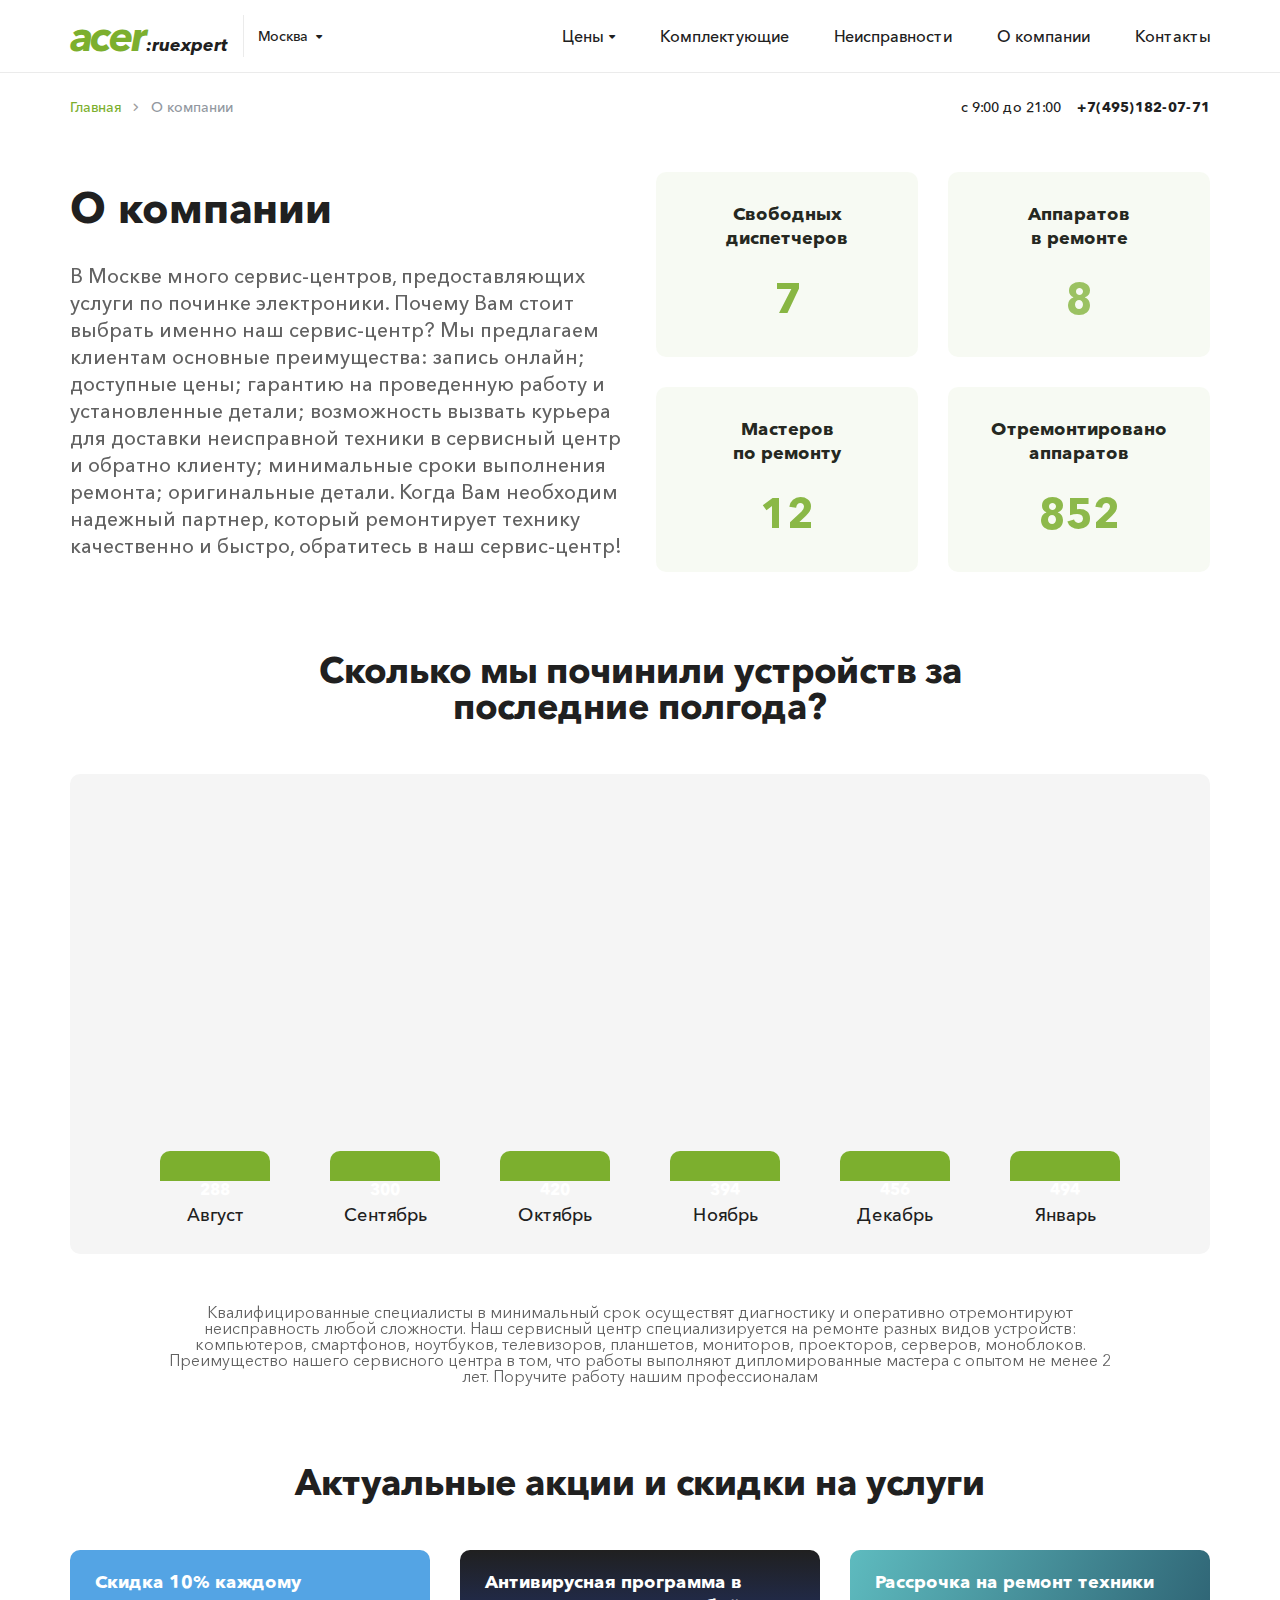
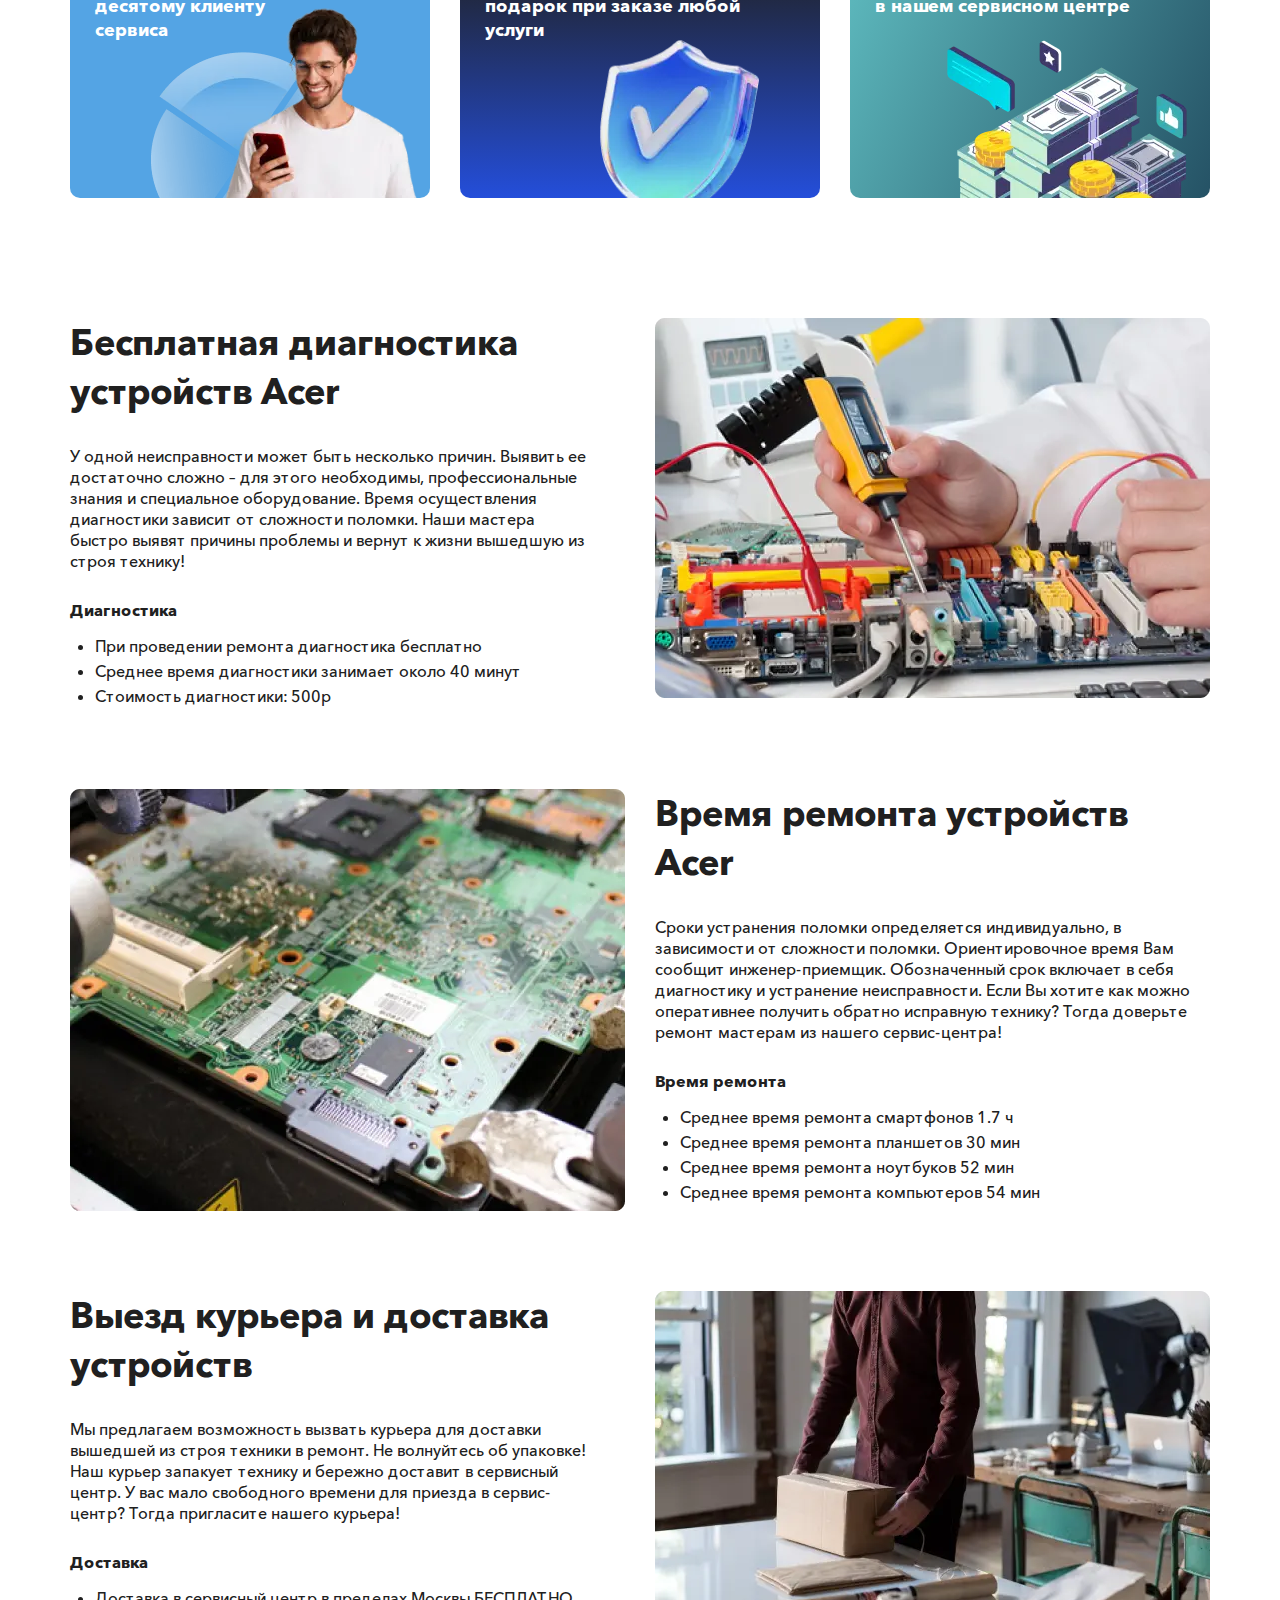
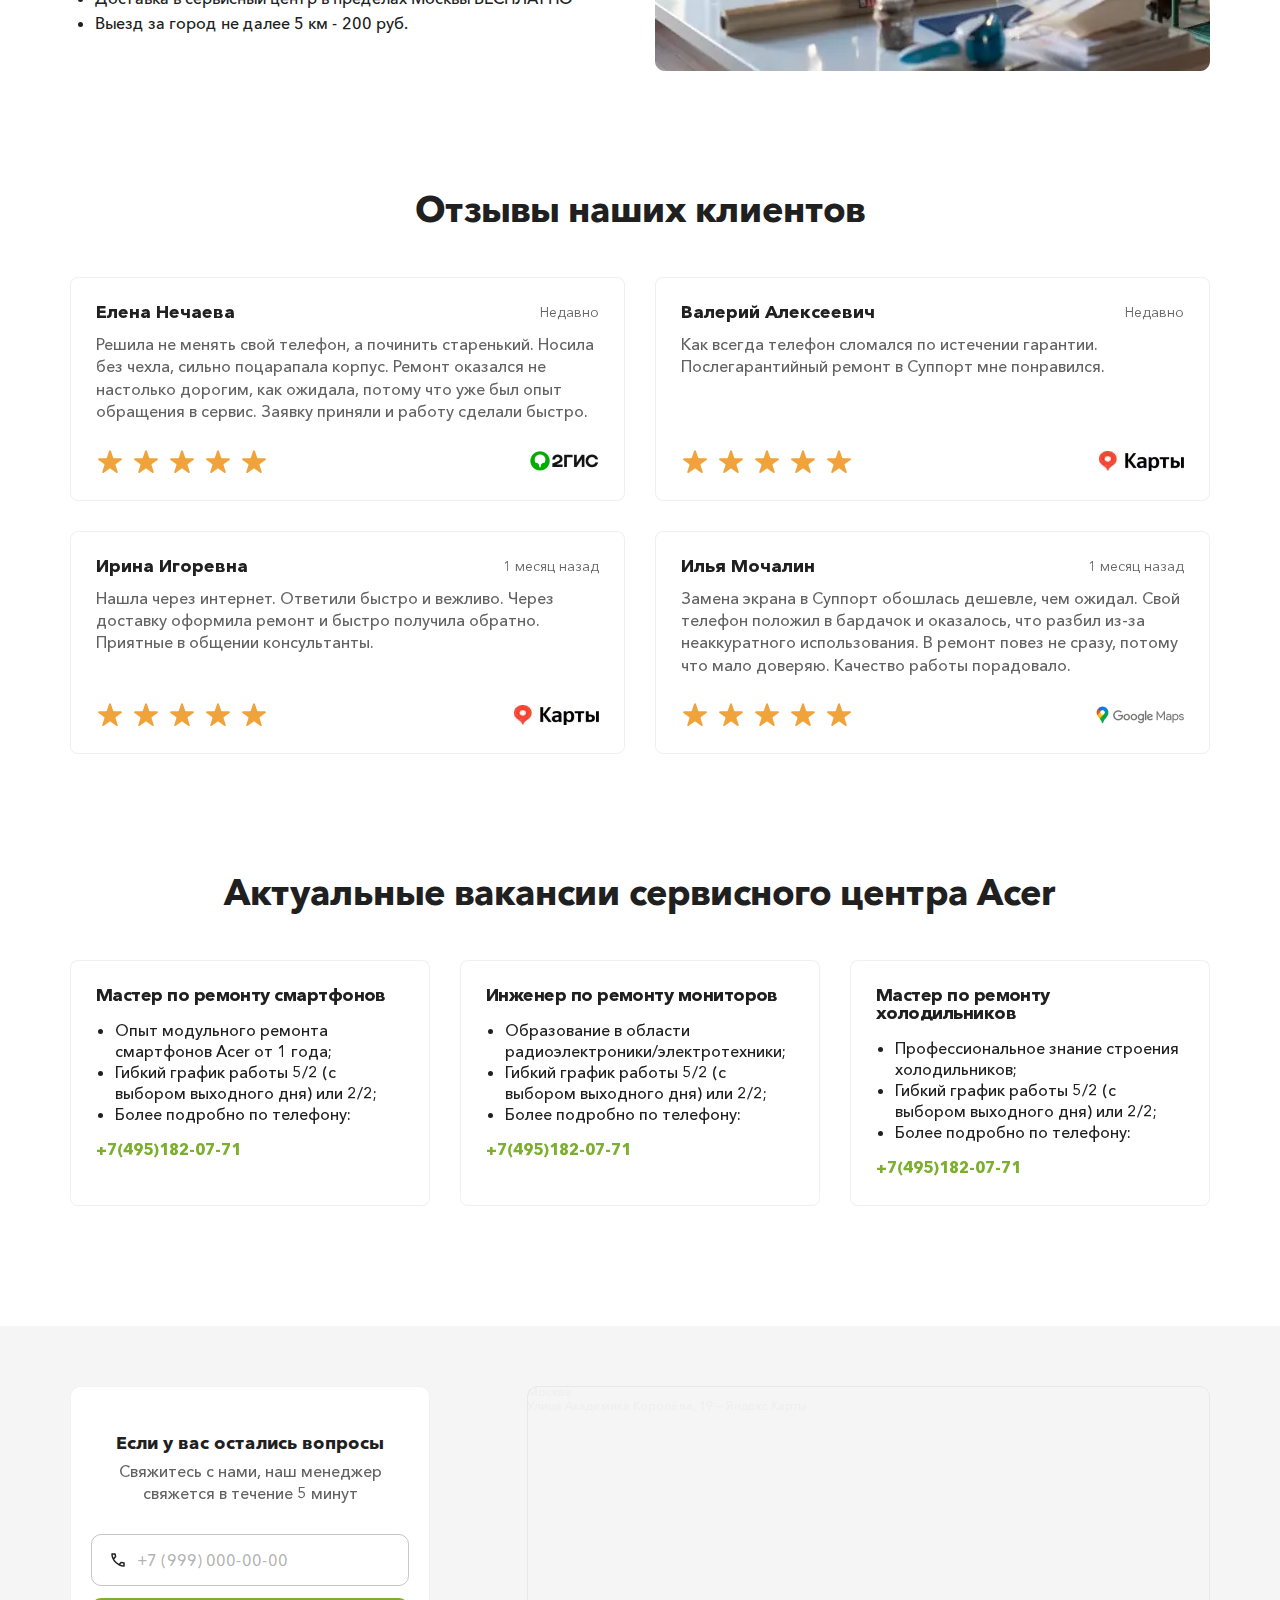
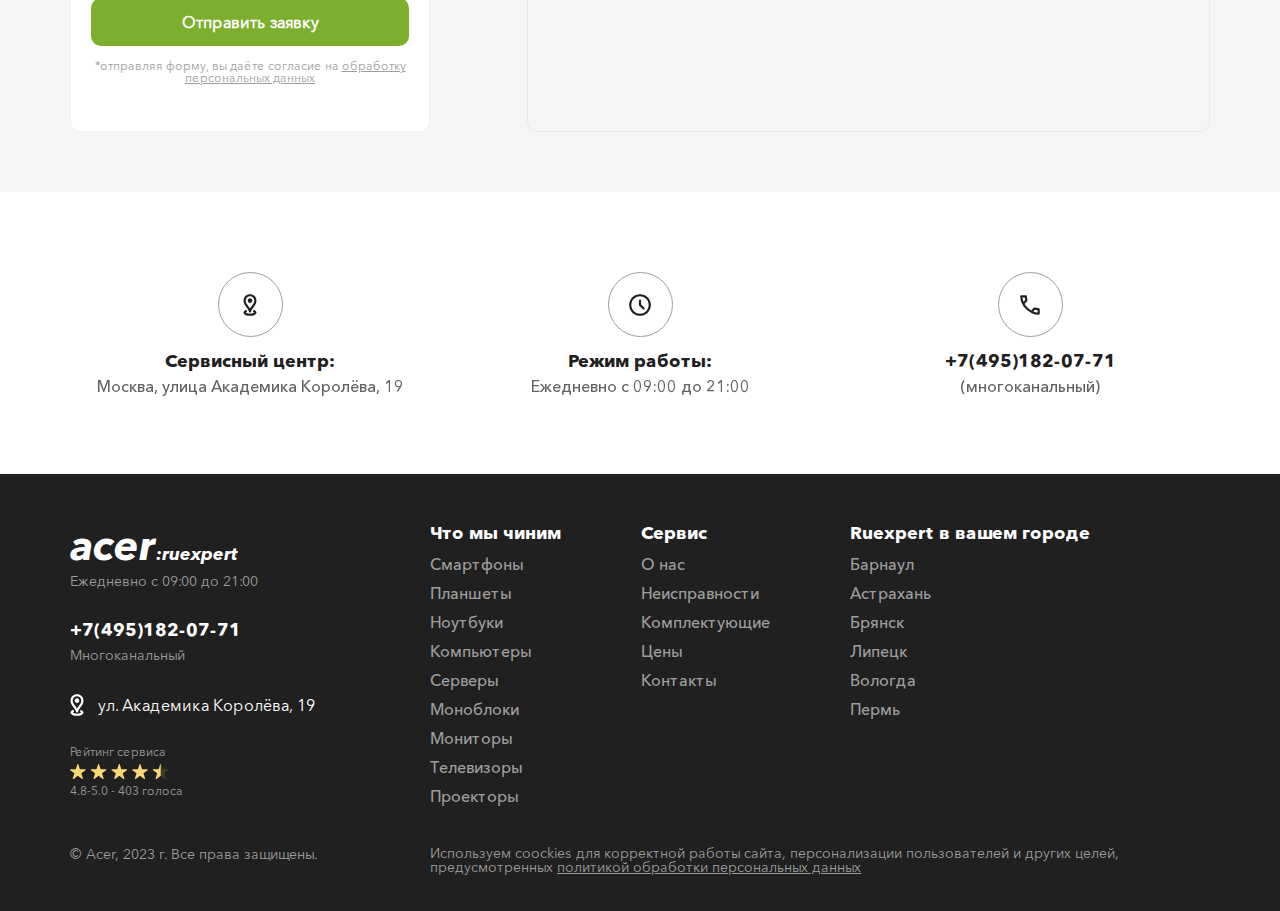
<file: about.html>
<!doctype html><html lang="ru"><head><meta charset="UTF-8"><meta http-equiv="X-UA-Compatible" content="IE=edge"><meta name="viewport" content="width=device-width,initial-scale=1"><link rel="stylesheet" href="static/css/color.css?_v=20230303141232"><link rel="stylesheet" href="css/style.css?_v=20230303141232"><link rel="stylesheet" href="static/css/all.css?_v=20230303141232"><link rel="stylesheet" href="https://cdn.jsdelivr.net/npm/swiper@9/swiper-bundle.min.css?_v=20230303141232"><link rel="apple-touch-icon" sizes="76x76" href="./static/favicon/apple-touch-icon.png"><link rel="icon" type="image/png" sizes="32x32" href="./static/favicon/favicon-32x32.png"><link rel="icon" type="image/png" sizes="16x16" href="./static/favicon/favicon-16x16.png"><link rel="manifest" href="./static/favicon/site.webmanifest"><link rel="mask-icon" href="./static/favicon/safari-pinned-tab.svg" color="#5bbad5"><meta name="msapplication-TileColor" content="#da532c"><meta name="theme-color" content="#ffffff"><title>О компании</title></head><body><main class="main"><div class="blackout"></div><div class="over"></div><div class="close-on-blackout thanks-modal"><h2 class="title thanks-modal__title">Спасибо, ваша заявка отправлена</h2><p class="thanks-modal__subtitle">Менеджер нашего сервисного центра свяжется с вами в течение 5 минут</p><button class="accent-button cross thanks-modal__button"><span>Отлично</span></button> <svg class="cross thanks-modal__cross" width="28" height="28" viewBox="0 0 28 28" fill="none" xmlns="http://www.w3.org/2000/svg"><path d="M21 7L7 21" stroke="white" stroke-width="2" stroke-linecap="round" stroke-linejoin="round"/><path d="M7 7L21 21" stroke="white" stroke-width="2" stroke-linecap="round" stroke-linejoin="round"/></svg></div><div class="close-on-blackout thanks-modal not-found"><h2 class="title thanks-modal__title">Ваш заказ не найден</h2><p class="thanks-modal__subtitle">Возможно, вы неправильно ввели номер заказа. Повторите попытку</p><button class="accent-button cross thanks-modal__button"><span>Попробовать ещё</span></button> <svg class="cross thanks-modal__cross" width="28" height="28" viewBox="0 0 28 28" fill="none" xmlns="http://www.w3.org/2000/svg"><path d="M21 7L7 21" stroke="white" stroke-width="2" stroke-linecap="round" stroke-linejoin="round"/><path d="M7 7L21 21" stroke="white" stroke-width="2" stroke-linecap="round" stroke-linejoin="round"/></svg></div><header class="header"><div class="header__container"><div class="header-inner"><div class="header-logoBx"><a href="./" class="header-logo"><p>acer</p><p>:ruexpert</p></a><div class="header-selectBx"><p class="header-selected">Москва</p><div class="header-variants"><div class="header-variants__item isSelected">Москва</div><div class="header-variants__item">Калининград</div><div class="header-variants__item">Санкт-Петербург</div></div></div></div><nav class="close-on-blackout header-nav"><ul><li class="dropdown"><p class="close-on-blackout header-dropdown">Цены</p><div class="header-dropdownBx"><a href="#" class="header-dropdownBx__item">Смартфон</a> <a href="#" class="header-dropdownBx__item">Ноутбук</a> <a href="#" class="header-dropdownBx__item">Компьютер</a> <a href="#" class="header-dropdownBx__item">Монитор</a> <a href="#" class="header-dropdownBx__item">Телевизор</a> <a href="#" class="header-dropdownBx__item">Моноблок</a> <a href="#" class="header-dropdownBx__item">Проектор</a> <a href="#" class="header-dropdownBx__item">Сервер</a></div></li><li><a href="#" class="">Комплектующие</a></li><li><a href="#" class="">Неисправности</a></li><li><a href="#" class="">О компании</a></li><li><a href="#" class="">Контакты</a></li></ul><div class="header-nav-about"><p class="header-nav-about__address">г. Москва,улица Академика Королёва, 19</p><div class="header-nav-aboutBx"><p class="header-nav-about__time">с 9:00 до 21:00</p><a href="tel: +7(495)182-07-71" class="header-nav-about__phone">+7(495)182-07-71</a></div></div></nav><div class="header-about"><p class="header__time">с 9:00 до 21:00</p><a href="" class="header__phone">+7(495)182-07-71</a><a href="#offer" class="accent-button header__button"><span>Заказать ремонт</span></a></div><div class="close-on-blackout header-burger"><span></span></div></div></div></header><section class="about breakdown slide"><div class="slide__container"><div class="breakdown-info content-info"><div class="content-crumbs"><a href="#" class="content-crumbs__item active">Главная</a> <a href="#" class="content-crumbs__item">О компании</a></div><div class="content-contacts" data-observ><p class="content__time">с 9:00 до 21:00</p><a href="tel: +7(495)182-07-71" class="content__phone">+7(495)182-07-71</a></div></div><div class="about-inner"><div class="about-item"><h2 class="breakdown__title slide__title">О компании</h2><p class="about__subtitle slide__subtitle">В Москве много сервис-центров, предоставляющих услуги по починке электроники. Почему Вам стоит выбрать именно наш сервис-центр? Мы предлагаем клиентам основные преимущества: запись онлайн; доступные цены; гарантию на проведенную работу и установленные детали; возможность вызвать курьера для доставки неисправной техники в сервисный центр и обратно клиенту; минимальные сроки выполнения ремонта; оригинальные детали. Когда Вам необходим надежный партнер, который ремонтирует технику качественно и быстро, обратитесь в наш сервис-центр!</p></div><div class="about-item"><div class="about-box"><div class="about__item"><h3 class="about__item-title">Свободных диспетчеров</h3><p class="about__item-count" data-from="0" data-to="8">8</p></div><div class="about__item"><h3 class="about__item-title">Аппаратов<br>в ремонте</h3><p class="about__item-count" data-from="0" data-to="11">11</p></div><div class="about__item"><h3 class="about__item-title">Мастеров<br>по ремонту</h3><p class="about__item-count" data-from="0" data-to="14">14</p></div><div class="about__item"><h3 class="about__item-title">Отремонтировано аппаратов</h3><p class="about__item-count" data-from="0" data-to="1002">1 002</p></div></div></div></div></div></section><section class="devices"><div class="devices__container"><h2 class="title devices__title">Сколько мы починили устройств за последние полгода?</h2><div class="devices-inner"><div class="swiper devices-slider"><div class="swiper-wrapper devices-box"><div class="swiper-slide devices__item"><div class="devices-graphBx notActive"><p data-from="0" data-to="288">288</p></div><h4 class="devices__item-title">Август</h4></div><div class="swiper-slide devices__item"><div class="devices-graphBx notActive"><p data-from="0" data-to="300">300</p></div><h4 class="devices__item-title">Сентябрь</h4></div><div class="swiper-slide devices__item"><div class="devices-graphBx notActive"><p data-from="0" data-to="420">420</p></div><h4 class="devices__item-title">Октябрь</h4></div><div class="swiper-slide devices__item"><div class="devices-graphBx notActive"><p data-from="0" data-to="394">394</p></div><h4 class="devices__item-title">Ноябрь</h4></div><div class="swiper-slide devices__item"><div class="devices-graphBx notActive"><p data-from="0" data-to="456">456</p></div><h4 class="devices__item-title">Декабрь</h4></div><div class="swiper-slide devices__item"><div class="devices-graphBx notActive"><p data-from="0" data-to="494">494</p></div><h4 class="devices__item-title">Январь</h4></div></div></div></div><p class="devices__notice">Квалифицированные специалисты в минимальный срок осуществят диагностику и оперативно отремонтируют неисправность любой сложности. Наш сервисный центр специализируется на ремонте разных видов устройств: компьютеров, смартфонов, ноутбуков, телевизоров, планшетов, мониторов, проекторов, серверов, моноблоков. Преимущество нашего сервисного центра в том, что работы выполняют дипломированные мастера с опытом не менее 2 лет. Поручите работу нашим профессионалам</p></div></section><section class="stocks"><div class="stocks__container"><h2 class="title stocks__title">Актуальные акции и скидки на услуги</h2><div class="stocks-box"><div class="stocks__item"><h3 class="stocks__item-title">Скидка 10% каждому<br>десятому клиенту<br>сервиса</h3><div class="stocks__item-imgBx"><picture><source srcset="./images/stocks/1.webp" type="image/webp"><img src="./images/stocks/1.png" alt=""></picture></div></div><div class="stocks__item"><h3 class="stocks__item-title">Антивирусная программа в подарок при заказе любой услуги</h3><div class="stocks__item-imgBx"><picture><source srcset="./images/stocks/2.webp" type="image/webp"><img src="./images/stocks/2.png" alt=""></picture></div></div><div class="stocks__item"><h3 class="stocks__item-title">Рассрочка на ремонт техники<br>в нашем сервисном центре</h3><div class="stocks__item-imgBx"><picture><source srcset="./images/stocks/3.webp" type="image/webp"><img src="./images/stocks/3.png" alt=""></picture></div></div></div></div></section><section class="tender"><div class="tender__container"><div class="tender-inner"><div class="tender-box"><div class="tender__item max_width"><h2 class="tender__title">Бесплатная диагностика устройств Acer</h2><p class="tender__desc">У одной неисправности может быть несколько причин. Выявить ее достаточно сложно – для этого необходимы, профессиональные знания и специальное оборудование. Время осуществления диагностики зависит от сложности поломки. Наши мастера быстро выявят причины проблемы и вернут к жизни вышедшую из строя технику!</p><div class="tender-listsBx"><p class="tender-listsBx__title">Диагностика</p><ul class="tender-lists"><li>При проведении ремонта диагностика бесплатно</li><li>Среднее время диагностики занимает около 40 минут</li><li>Стоимость диагностики: 500р</li></ul></div></div><div class="tender__item"><div class="tender-imgBx"><picture><source srcset="./images/tender/1.webp" type="image/webp"><img src="./images/tender/1.png" alt=""></picture></div></div></div><div class="tender-box"><div class="tender__item"><div class="tender-imgBx"><picture><source srcset="./images/tender/2.webp" type="image/webp"><img src="./images/tender/2.png" alt=""></picture></div></div><div class="tender__item max_width"><h2 class="tender__title">Время ремонта устройств Acer</h2><p class="tender__desc">Сроки устранения поломки определяется индивидуально, в зависимости от сложности поломки. Ориентировочное время Вам сообщит инженер-приемщик. Обозначенный срок включает в себя диагностику и устранение неисправности. Если Вы хотите как можно оперативнее получить обратно исправную технику? Тогда доверьте ремонт мастерам из нашего сервис-центра!</p><div class="tender-listsBx"><p class="tender-listsBx__title">Время ремонта</p><ul class="tender-lists"><li>Среднее время ремонта смартфонов 1.7 ч</li><li>Среднее время ремонта планшетов 30 мин</li><li>Среднее время ремонта ноутбуков 52 мин</li><li>Среднее время ремонта компьютеров 54 мин</li></ul></div></div></div><div class="tender-box"><div class="tender__item max_width"><h2 class="tender__title">Выезд курьера и доставка устройств</h2><p class="tender__desc">Мы предлагаем возможность вызвать курьера для доставки вышедшей из строя техники в ремонт. Не волнуйтесь об упаковке! Наш курьер запакует технику и бережно доставит в сервисный центр. У вас мало свободного времени для приезда в сервис-центр? Тогда пригласите нашего курьера!</p><div class="tender-listsBx"><p class="tender-listsBx__title">Доставка</p><ul class="tender-lists"><li>Доставка в сервисный центр в пределах Москвы БЕСПЛАТНО</li><li>Выезд за город не далее 5 км - 200 руб.</li></ul></div></div><div class="tender__item"><div class="tender-imgBx"><picture><source srcset="./images/tender/3.webp" type="image/webp"><img src="./images/tender/3.png" alt=""></picture></div></div></div></div></div></section><section class="feedback"><div class="feedback__container"><h2 class="title feedback__title">Отзывы наших клиентов</h2><div class="swiper feedback-box feedback-slider"><div class="swiper-wrapper feedback-wrapper"><div class="swiper-slide blur feedback__item"><div class="feedback-titleBx"><h3>Елена Нечаева</h3><p>Недавно</p></div><div class="feedback__desc">Решила не менять свой телефон, а починить старенький. Носила без чехла, сильно поцарапала корпус. Ремонт оказался не настолько дорогим, как ожидала, потому что уже был опыт обращения в сервис. Заявку приняли и работу сделали быстро.</div><div class="feedback-estimateBx"><img src="./images/feedback/five.svg" alt=""><picture><source srcset="./images/feedback/1.webp" type="image/webp"><img src="./images/feedback/1.png" class="feedback-estimateBx__company"></picture></div></div><div class="swiper-slide blur feedback__item"><div class="feedback-titleBx"><h3>Валерий Алексеевич</h3><p>Недавно</p></div><div class="feedback__desc">Как всегда телефон сломался по истечении гарантии. Послегарантийный ремонт в Суппорт мне понравился.</div><div class="feedback-estimateBx"><img src="./images/feedback/five.svg" alt=""><picture><source srcset="./images/feedback/2.webp" type="image/webp"><img src="./images/feedback/2.png" class="feedback-estimateBx__company"></picture></div></div><div class="swiper-slide blur feedback__item"><div class="feedback-titleBx"><h3>Ирина Игоревна</h3><p>1 месяц назад</p></div><div class="feedback__desc">Нашла через интернет. Ответили быстро и вежливо. Через доставку оформила ремонт и быстро получила обратно. Приятные в общении консультанты.</div><div class="feedback-estimateBx"><img src="./images/feedback/five.svg" alt=""><picture><source srcset="./images/feedback/2.webp" type="image/webp"><img src="./images/feedback/2.png" class="feedback-estimateBx__company"></picture></div></div><div class="swiper-slide blur feedback__item"><div class="feedback-titleBx"><h3>Илья Мочалин</h3><p>1 месяц назад</p></div><div class="feedback__desc">Замена экрана в Суппорт обошлась дешевле, чем ожидал. Свой телефон положил в бардачок и оказалось, что разбил из-за неаккуратного использования. В ремонт повез не сразу, потому что мало доверяю. Качество работы порадовало.</div><div class="feedback-estimateBx"><img src="./images/feedback/five.svg" alt=""><picture><source srcset="./images/feedback/3.webp" type="image/webp"><img src="./images/feedback/3.png" class="feedback-estimateBx__company"></picture></div></div></div></div><div class="swiper-pagination myClassFeedback"></div></div></section><section class="vacancy"><div class="vacancy__container"><h2 class="title vacancy__title">Актуальные вакансии сервисного центра Acer</h2><div class="swiper vacancy-slider"><div class="swiper-wrapper vacancy-wrapper"><div class="swiper-slide vacancy__item"><h3 class="vacancy__item-title">Мастер по ремонту смартфонов</h3><ul class="vacancy-lists"><li>Опыт модульного ремонта смартфонов Acer от 1 года;</li><li>Гибкий график работы 5/2 (с выбором выходного дня) или 2/2;</li><li>Более подробно по телефону:</li></ul><a href="tel: +7(495)182-07-71" class="vacancy__phone">+7(495)182-07-71</a></div><div class="swiper-slide vacancy__item"><h3 class="vacancy__item-title">Инженер по ремонту мониторов</h3><ul class="vacancy-lists"><li>Образование в области радиоэлектроники/электротехники;</li><li>Гибкий график работы 5/2 (с выбором выходного дня) или 2/2;</li><li>Более подробно по телефону:</li></ul><a href="tel: +7(495)182-07-71" class="vacancy__phone">+7(495)182-07-71</a></div><div class="swiper-slide vacancy__item"><h3 class="vacancy__item-title">Мастер по ремонту холодильников</h3><ul class="vacancy-lists"><li>Профессиональное знание строения холодильников;</li><li>Гибкий график работы 5/2 (с выбором выходного дня) или 2/2;</li><li>Более подробно по телефону:</li></ul><a href="tel: +7(495)182-07-71" class="vacancy__phone">+7(495)182-07-71</a></div></div></div><div class="swiper-pagination myClassPagination"></div></div></section><section class="offer" id="offer"><div class="offer__container"><div class="offer-inner"><div class="offer-formBx"><h2 class="offer__title">Если у вас остались вопросы</h2><p class="offer__subtitle">Свяжитесь с нами, наш менеджер свяжется в течение 5 минут</p><form action="#" class="offer-form"><div class="border-input offer-inputBx"><input class="animate-input mask-phone" id="date" type="text" placeholder="+7 (999) 000-00-00" required> <svg width="14" height="14" viewBox="0 0 14 14" fill="none" xmlns="http://www.w3.org/2000/svg"><path d="M12.9625 13.75C11.35 13.75 9.77825 13.3905 8.24725 12.6715C6.71575 11.953 5.3595 11.003 4.1785 9.8215C2.997 8.6405 2.047 7.28425 1.3285 5.75275C0.6095 4.22175 0.25 2.65 0.25 1.0375C0.25 0.8125 0.325 0.625 0.475 0.475C0.625 0.325 0.8125 0.25 1.0375 0.25H4.075C4.25 0.25 4.40625 0.30625 4.54375 0.41875C4.68125 0.53125 4.7625 0.675 4.7875 0.85L5.275 3.475C5.3 3.65 5.297 3.80925 5.266 3.95275C5.2345 4.09675 5.1625 4.225 5.05 4.3375L3.23125 6.175C3.75625 7.075 4.41575 7.91875 5.20975 8.70625C6.00325 9.49375 6.875 10.175 7.825 10.75L9.5875 8.9875C9.7 8.875 9.847 8.7905 10.0285 8.734C10.2095 8.678 10.3875 8.6625 10.5625 8.6875L13.15 9.2125C13.325 9.25 13.4688 9.33425 13.5812 9.46525C13.6937 9.59675 13.75 9.75 13.75 9.925V12.9625C13.75 13.1875 13.675 13.375 13.525 13.525C13.375 13.675 13.1875 13.75 12.9625 13.75ZM2.51875 4.75L3.75625 3.5125L3.4375 1.75H1.76875C1.83125 2.2625 1.91875 2.76875 2.03125 3.26875C2.14375 3.76875 2.30625 4.2625 2.51875 4.75ZM12.25 12.2125V10.5625L10.4875 10.2062L9.23125 11.4625C9.71875 11.675 10.2157 11.8438 10.7222 11.9688C11.2282 12.0938 11.7375 12.175 12.25 12.2125Z" fill="#202020"/></svg></div><button class="accent-button offer__button"><span>Отправить заявку</span></button></form><p class="offer__notice">*отправляя форму, вы даёте согласие на <a href="#">обработку персональных данных</a></p></div><div class="offer-map"><div style="position:relative;overflow:hidden;"><a href="https://yandex.ru/maps/213/moscow/?utm_medium=mapframe&utm_source=maps" style="color:#eee;font-size:12px;position:absolute;top:0px;">Москва</a><a href="https://yandex.ru/maps/213/moscow/house/ulitsa_akademika_korolyova_19/Z04YcAdkTEwFQFtvfXRzcXhqZQ==/?azimuth=6.281139999462416&ll=37.605646%2C55.821518&utm_medium=mapframe&utm_source=maps&z=16.52" style="color:#eee;font-size:12px;position:absolute;top:14px;">Улица Академика Королёва, 19 — Яндекс Карты</a><iframe src="https://yandex.ru/map-widget/v1/?azimuth=6.281139999462416&ll=37.605646%2C55.821518&mode=search&ol=geo&ouri=ymapsbm1%3A%2F%2Fgeo%3Fdata%3DCgg1Njc2ODYxMhJO0KDQvtGB0YHQuNGPLCDQnNC%2B0YHQutCy0LAsINGD0LvQuNGG0LAg0JDQutCw0LTQtdC80LjQutCwINCa0L7RgNC%2B0LvRkdCy0LAsIDE5IgoNGmsWQhUvSF9C&z=16.52" width="560" height="400" frameborder="1" allowfullscreen="true" style="position:relative;"></iframe></div></div></div></div></section><section class="contacts"><div class="contacts__container"><div class="contacts-box"><div class="contacts__item"><div class="contacts__item-svgBx"><svg width="14" height="22" viewBox="0 0 14 22" fill="none" xmlns="http://www.w3.org/2000/svg"><path d="M7 21.8332C5.08611 21.8332 3.52431 21.5309 2.31458 20.9264C1.10486 20.3212 0.5 19.5401 0.5 18.5832C0.5 17.9512 0.761805 17.4005 1.28542 16.9311C1.80903 16.4616 2.53125 16.0915 3.45208 15.8207L4.075 17.879C3.76806 17.9693 3.48819 18.0823 3.23542 18.2181C2.98264 18.3531 2.81111 18.4748 2.72083 18.5832C2.95556 18.8721 3.49722 19.1248 4.34583 19.3415C5.19444 19.5582 6.07917 19.6665 7 19.6665C7.92083 19.6665 8.81025 19.5582 9.66825 19.3415C10.5255 19.1248 11.0715 18.8721 11.3063 18.5832C11.216 18.4748 11.0444 18.3531 10.7917 18.2181C10.5389 18.0823 10.259 17.9693 9.95208 17.879L10.575 15.8207C11.4958 16.0915 12.2137 16.4616 12.7287 16.9311C13.2429 17.4005 13.5 17.9512 13.5 18.5832C13.5 19.5401 12.8951 20.3212 11.6854 20.9264C10.4757 21.5309 8.91389 21.8332 7 21.8332ZM7 14.6019C7.325 14.0061 7.66806 13.4597 8.02917 12.9628C8.39028 12.4667 8.74236 11.9929 9.08542 11.5415C9.75347 10.6748 10.2861 9.89375 10.6833 9.19825C11.0806 8.50348 11.2792 7.6415 11.2792 6.61234C11.2792 5.42067 10.8639 4.40956 10.0333 3.579C9.20278 2.74845 8.19167 2.33317 7 2.33317C5.80833 2.33317 4.79722 2.74845 3.96667 3.579C3.13611 4.40956 2.72083 5.42067 2.72083 6.61234C2.72083 7.6415 2.91945 8.50348 3.31667 9.19825C3.71389 9.89375 4.24653 10.6748 4.91458 11.5415C5.25764 11.9929 5.60972 12.4667 5.97083 12.9628C6.33194 13.4597 6.675 14.0061 7 14.6019ZM7 18.5832C6.80139 18.5832 6.62083 18.5243 6.45833 18.4066C6.29583 18.2896 6.17847 18.1318 6.10625 17.9332C5.69097 16.6512 5.16736 15.5769 4.53542 14.7103C3.90347 13.8436 3.28958 13.013 2.69375 12.2186C2.11597 11.4241 1.61511 10.6026 1.19117 9.754C0.7665 8.90539 0.554167 7.85817 0.554167 6.61234C0.554167 4.80678 1.17708 3.28109 2.42292 2.03525C3.66875 0.789421 5.19444 0.166504 7 0.166504C8.80556 0.166504 10.3313 0.789421 11.5771 2.03525C12.8229 3.28109 13.4458 4.80678 13.4458 6.61234C13.4458 7.85817 13.2382 8.90539 12.8229 9.754C12.4076 10.6026 11.9021 11.4241 11.3063 12.2186C10.7285 13.013 10.1193 13.8436 9.47867 14.7103C8.83733 15.5769 8.30903 16.6512 7.89375 17.9332C7.82153 18.1318 7.70417 18.2896 7.54167 18.4066C7.37917 18.5243 7.19861 18.5832 7 18.5832ZM7 8.91442C7.63194 8.91442 8.17361 8.68873 8.625 8.23734C9.07639 7.78595 9.30208 7.24428 9.30208 6.61234C9.30208 5.98039 9.07639 5.43873 8.625 4.98734C8.17361 4.53595 7.63194 4.31025 7 4.31025C6.36806 4.31025 5.82639 4.53595 5.375 4.98734C4.92361 5.43873 4.69792 5.98039 4.69792 6.61234C4.69792 7.24428 4.92361 7.78595 5.375 8.23734C5.82639 8.68873 6.36806 8.91442 7 8.91442Z" fill="#202020"/></svg></div><h3 class="contacts__item-title">Сервисный центр:</h3><p class="contacts__item-subtitle">Москва, улица Академика Королёва, 19</p></div><div class="contacts__item"><div class="contacts__item-svgBx"><svg width="22" height="22" viewBox="0 0 22 22" fill="none" xmlns="http://www.w3.org/2000/svg"><path d="M13.8438 15.3603C14.0424 15.5589 14.2861 15.6582 14.575 15.6582C14.8639 15.6582 15.1167 15.5498 15.3333 15.3332C15.5319 15.1346 15.6313 14.8818 15.6313 14.5748C15.6313 14.2679 15.5319 14.0151 15.3333 13.8165L12.0833 10.5665V6.63942C12.0833 6.33248 11.9795 6.0797 11.7719 5.88109C11.5642 5.68248 11.3069 5.58317 11 5.58317C10.6931 5.58317 10.4358 5.68699 10.2281 5.89463C10.0205 6.10227 9.91667 6.35956 9.91667 6.6665V10.9728C9.91667 11.1172 9.94375 11.2571 9.99792 11.3925C10.0521 11.528 10.1333 11.6498 10.2417 11.7582L13.8438 15.3603ZM11 21.8332C9.50139 21.8332 8.09306 21.5488 6.775 20.98C5.45695 20.4113 4.31042 19.6394 3.33542 18.6644C2.36042 17.6894 1.58854 16.5429 1.01979 15.2248C0.451045 13.9068 0.16667 12.4984 0.16667 10.9998C0.16667 9.50123 0.451045 8.09289 1.01979 6.77484C1.58854 5.45678 2.36042 4.31025 3.33542 3.33525C4.31042 2.36025 5.45695 1.58838 6.775 1.01963C8.09306 0.450879 9.50139 0.166504 11 0.166504C12.4986 0.166504 13.9069 0.450879 15.225 1.01963C16.5431 1.58838 17.6896 2.36025 18.6646 3.33525C19.6396 4.31025 20.4115 5.45678 20.9802 6.77484C21.549 8.09289 21.8333 9.50123 21.8333 10.9998C21.8333 12.4984 21.549 13.9068 20.9802 15.2248C20.4115 16.5429 19.6396 17.6894 18.6646 18.6644C17.6896 19.6394 16.5431 20.4113 15.225 20.98C13.9069 21.5488 12.4986 21.8332 11 21.8332ZM11 19.6665C13.4014 19.6665 15.4462 18.8224 17.1344 17.1342C18.8226 15.446 19.6667 13.4012 19.6667 10.9998C19.6667 8.59845 18.8226 6.55366 17.1344 4.86546C15.4462 3.17727 13.4014 2.33317 11 2.33317C8.59861 2.33317 6.55382 3.17727 4.86563 4.86546C3.17743 6.55366 2.33334 8.59845 2.33334 10.9998C2.33334 13.4012 3.17743 15.446 4.86563 17.1342C6.55382 18.8224 8.59861 19.6665 11 19.6665Z" fill="#202020"/></svg></div><h3 class="contacts__item-title">Режим работы:</h3><p class="contacts__item-subtitle">Ежедневно с 09:00 до 21:00</p></div><div class="contacts__item"><div class="contacts__item-svgBx"><svg width="20" height="20" viewBox="0 0 20 20" fill="none" xmlns="http://www.w3.org/2000/svg"><path d="M18.6125 19.75C16.2833 19.75 14.013 19.2307 11.8016 18.1922C9.58942 17.1543 7.63039 15.7821 5.9245 14.0755C4.21789 12.3696 2.84567 10.4106 1.80783 8.19842C0.769278 5.98697 0.25 3.71667 0.25 1.3875C0.25 1.0625 0.358333 0.791667 0.575 0.575C0.791667 0.358333 1.0625 0.25 1.3875 0.25H5.775C6.02778 0.25 6.25347 0.33125 6.45208 0.49375C6.6507 0.65625 6.76806 0.863889 6.80417 1.11667L7.50833 4.90833C7.54444 5.16111 7.54011 5.39114 7.49533 5.59842C7.44983 5.80642 7.34583 5.99167 7.18333 6.15417L4.55625 8.80833C5.31458 10.1083 6.26719 11.3271 7.41408 12.4646C8.56025 13.6021 9.81945 14.5861 11.1917 15.4167L13.7375 12.8708C13.9 12.7083 14.1123 12.5863 14.3745 12.5047C14.6359 12.4238 14.8931 12.4014 15.1458 12.4375L18.8833 13.1958C19.1361 13.25 19.3438 13.3717 19.5063 13.5609C19.6688 13.7509 19.75 13.9722 19.75 14.225V18.6125C19.75 18.9375 19.6417 19.2083 19.425 19.425C19.2083 19.6417 18.9375 19.75 18.6125 19.75ZM3.52708 6.75L5.31458 4.9625L4.85417 2.41667H2.44375C2.53403 3.15694 2.66042 3.88819 2.82292 4.61042C2.98542 5.33264 3.22014 6.04583 3.52708 6.75ZM17.5833 17.5292V15.1458L15.0375 14.6313L13.2229 16.4458C13.9271 16.7528 14.645 16.9965 15.3766 17.1771C16.1075 17.3576 16.8431 17.475 17.5833 17.5292Z" fill="#202020"/></svg></div><a href="tel: +7(495)182-07-71" class="contacts__item-title">+7(495)182-07-71</a><p class="contacts__item-subtitle">(многоканальный)</p></div></div></div></section><footer class="footer"><div class="footer__container"><div class="footer-inner"><div class="footer-about"><div class="footer-logoBx"><div class="footer-logo"><p>acer</p><p>:ruexpert</p></div><p class="footer__time">Ежедневно с 09:00 до 21:00</p></div><div class="footer-info"><div class="footer-phoneBx"><a href="tel: +7(495)182-07-71" class="footer__phone">+7(495)182-07-71</a><p class="footer-phoneBx__desc">Многоканальный</p></div><div class="footer-addressBx"><svg width="14" height="22" viewBox="0 0 14 22" fill="none" xmlns="http://www.w3.org/2000/svg"><path d="M7 21.8333C5.08611 21.8333 3.52431 21.531 2.31458 20.9265C1.10486 20.3213 0.5 19.5402 0.5 18.5833C0.5 17.9513 0.761805 17.4006 1.28542 16.9312C1.80903 16.4617 2.53125 16.0916 3.45208 15.8208L4.075 17.8791C3.76806 17.9694 3.48819 18.0824 3.23542 18.2182C2.98264 18.3532 2.81111 18.4749 2.72083 18.5833C2.95556 18.8722 3.49722 19.1249 4.34583 19.3416C5.19444 19.5583 6.07917 19.6666 7 19.6666C7.92083 19.6666 8.81025 19.5583 9.66825 19.3416C10.5255 19.1249 11.0715 18.8722 11.3063 18.5833C11.216 18.4749 11.0444 18.3532 10.7917 18.2182C10.5389 18.0824 10.259 17.9694 9.95208 17.8791L10.575 15.8208C11.4958 16.0916 12.2137 16.4617 12.7287 16.9312C13.2429 17.4006 13.5 17.9513 13.5 18.5833C13.5 19.5402 12.8951 20.3213 11.6854 20.9265C10.4757 21.531 8.91389 21.8333 7 21.8333ZM7 14.602C7.325 14.0062 7.66806 13.4598 8.02917 12.9629C8.39028 12.4668 8.74236 11.993 9.08542 11.5416C9.75347 10.6749 10.2861 9.89385 10.6833 9.19835C11.0806 8.50357 11.2792 7.6416 11.2792 6.61243C11.2792 5.42076 10.8639 4.40965 10.0333 3.5791C9.20278 2.74854 8.19167 2.33326 7 2.33326C5.80833 2.33326 4.79722 2.74854 3.96667 3.5791C3.13611 4.40965 2.72083 5.42076 2.72083 6.61243C2.72083 7.6416 2.91944 8.50357 3.31667 9.19835C3.71389 9.89385 4.24653 10.6749 4.91458 11.5416C5.25764 11.993 5.60972 12.4668 5.97083 12.9629C6.33194 13.4598 6.675 14.0062 7 14.602ZM7 18.5833C6.80139 18.5833 6.62083 18.5244 6.45833 18.4067C6.29583 18.2897 6.17847 18.1319 6.10625 17.9333C5.69097 16.6513 5.16736 15.577 4.53542 14.7103C3.90347 13.8437 3.28958 13.0131 2.69375 12.2187C2.11597 11.4242 1.61511 10.6027 1.19117 9.7541C0.7665 8.90549 0.554167 7.85826 0.554167 6.61243C0.554167 4.80687 1.17708 3.28118 2.42292 2.03535C3.66875 0.789512 5.19444 0.166595 7 0.166595C8.80556 0.166595 10.3313 0.789512 11.5771 2.03535C12.8229 3.28118 13.4458 4.80687 13.4458 6.61243C13.4458 7.85826 13.2382 8.90549 12.8229 9.7541C12.4076 10.6027 11.9021 11.4242 11.3063 12.2187C10.7285 13.0131 10.1193 13.8437 9.47867 14.7103C8.83733 15.577 8.30903 16.6513 7.89375 17.9333C7.82153 18.1319 7.70417 18.2897 7.54167 18.4067C7.37917 18.5244 7.19861 18.5833 7 18.5833ZM7 8.91451C7.63194 8.91451 8.17361 8.68882 8.625 8.23743C9.07639 7.78604 9.30208 7.24437 9.30208 6.61243C9.30208 5.98048 9.07639 5.43882 8.625 4.98743C8.17361 4.53604 7.63194 4.31035 7 4.31035C6.36806 4.31035 5.82639 4.53604 5.375 4.98743C4.92361 5.43882 4.69792 5.98048 4.69792 6.61243C4.69792 7.24437 4.92361 7.78604 5.375 8.23743C5.82639 8.68882 6.36806 8.91451 7 8.91451Z" fill="white"/></svg><p class="footer__address">ул. Академика Королёва, 19</p></div></div><div class="footer-rateBx"><p class="footer-rateBx__title">Рейтинг сервиса</p><img src="./images/footer/stars.svg" alt="" class="footer-rateBx__stars"><p class="footer-rateBx__desc">4.8-5.0 - 403 голоса</p></div><p class="footer-copyright">© Acer, 2023 г. Все права защищены.</p></div><div class="footer-pages"><div class="footer-box"><div class="footer-item"><h3 class="footer-item__title">Что мы чиним</h3><div class="footer-lists"><a href="">Смартфоны</a> <a href="">Планшеты</a> <a href="">Ноутбуки</a> <a href="">Компьютеры</a> <a href="">Серверы</a> <a href="">Моноблоки</a> <a href="">Мониторы</a> <a href="">Телевизоры</a> <a href="">Проекторы</a></div></div><div class="footer-item"><h3 class="footer-item__title">Сервис</h3><div class="footer-lists"><a href="">О нас</a> <a href="">Неисправности</a> <a href="">Комплектующие</a> <a href="">Цены</a> <a href="">Контакты</a></div></div><div class="footer-item"><h3 class="footer-item__title">Ruexpert в вашем городе</h3><div class="footer-lists"><a href="">Барнаул</a> <a href="">Астрахань</a> <a href="">Брянск</a> <a href="">Липецк</a> <a href="">Вологда</a> <a href="">Пермь</a></div></div></div><div class="footer-helper"><div class="footer-rateBx"><p class="footer-rateBx__title">Рейтинг сервиса</p><img src="./images/footer/stars.svg" alt="" class="footer-rateBx__stars"><p class="footer-rateBx__desc">4.8-5.0 - 403 голоса</p></div><p class="footer-copyright">© Acer, 2023 г. Все права защищены.</p></div><p class="footer-cookies">Используем coockies для корректной работы сайта, персонализации пользователей и других целей, предусмотренных <a href="#">политикой обработки персональных данных</a></p></div></div></div></footer><script defer="defer" src="static/plugins/jquery.min.js?_v=20230303141232"></script><script defer="defer" src="static/plugins/jquery.maskedinput.min.js?_v=20230303141232"></script><script defer="defer" src="static/plugins/jquery.spincrement.min.js?_v=20230303141232"></script><script defer="defer" type="text/javascript" charset="utf8" src="https://cdn.datatables.net/1.13.2/js/jquery.dataTables.js?_v=20230303141232"></script><script defer="defer" src="https://cdn.datatables.net/select/1.3.1/js/dataTables.select.min.js?_v=20230303141232"></script><script src="https://cdn.jsdelivr.net/npm/swiper@9/swiper-bundle.min.js?_v=20230303141232"></script><script defer="defer" src="js/app.js?_v=20230303141232"></script></main></body></html>
</file>
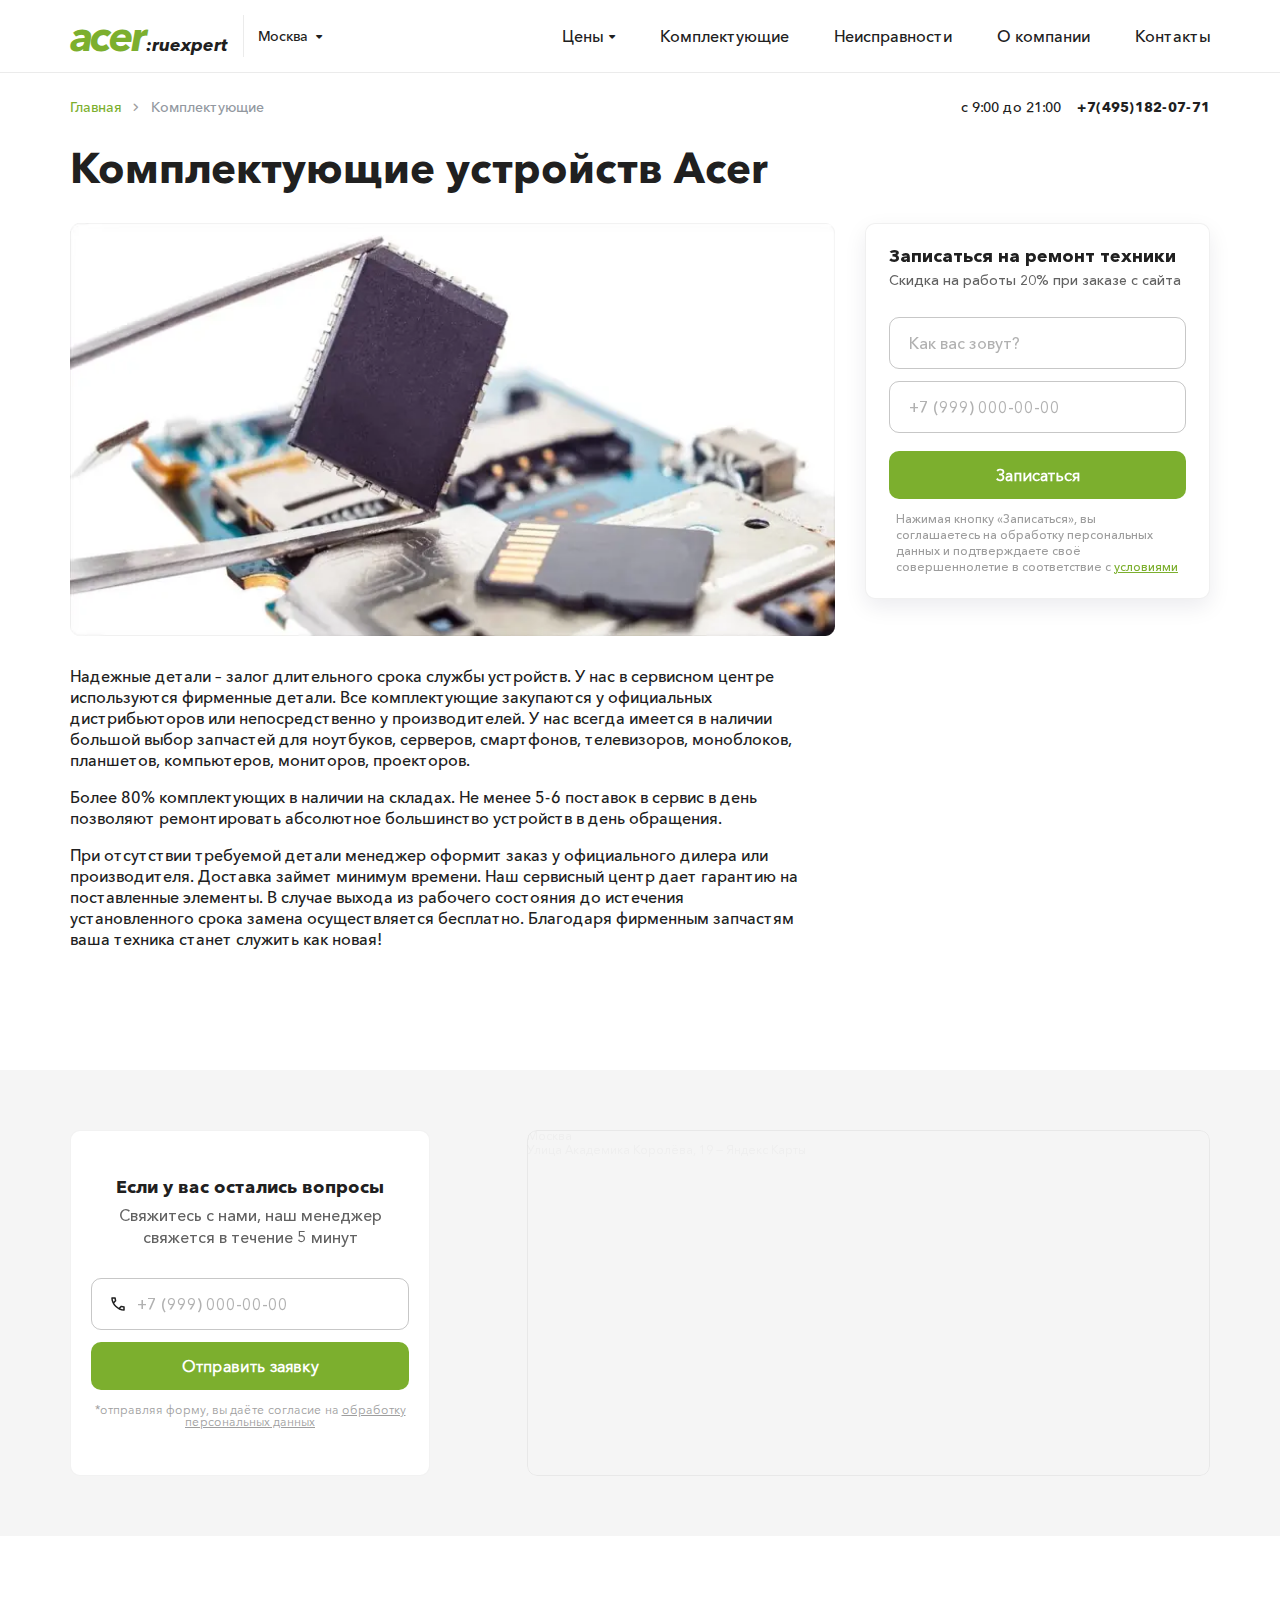
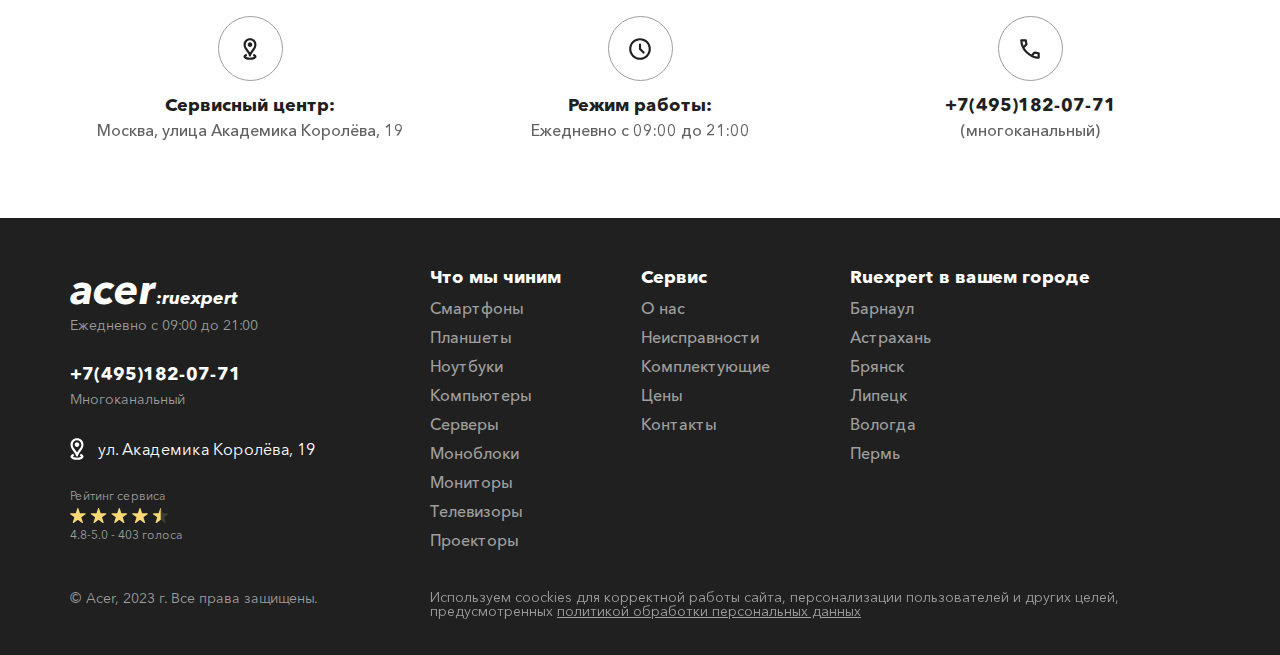
<file: accessories.html>
<!doctype html><html lang="ru"><head><meta charset="UTF-8"><meta http-equiv="X-UA-Compatible" content="IE=edge"><meta name="viewport" content="width=device-width,initial-scale=1"><link rel="stylesheet" href="static/css/color.css?_v=20230303141232"><link rel="stylesheet" href="css/style.css?_v=20230303141232"><link rel="stylesheet" href="static/css/all.css?_v=20230303141232"><link rel="stylesheet" href="https://cdn.jsdelivr.net/npm/swiper@9/swiper-bundle.min.css?_v=20230303141232"><link rel="apple-touch-icon" sizes="76x76" href="./static/favicon/apple-touch-icon.png"><link rel="icon" type="image/png" sizes="32x32" href="./static/favicon/favicon-32x32.png"><link rel="icon" type="image/png" sizes="16x16" href="./static/favicon/favicon-16x16.png"><link rel="manifest" href="./static/favicon/site.webmanifest"><link rel="mask-icon" href="./static/favicon/safari-pinned-tab.svg" color="#5bbad5"><meta name="msapplication-TileColor" content="#da532c"><meta name="theme-color" content="#ffffff"><title>Комплектующие</title></head><body><main class="main"><div class="blackout"></div><div class="over"></div><div class="close-on-blackout thanks-modal"><h2 class="thanks-modal__title title">Спасибо, ваша заявка отправлена</h2><p class="thanks-modal__subtitle">Менеджер нашего сервисного центра свяжется с вами в течение 5 минут</p><button class="accent-button cross thanks-modal__button"><span>Отлично</span></button> <svg class="cross thanks-modal__cross" width="28" height="28" viewBox="0 0 28 28" fill="none" xmlns="http://www.w3.org/2000/svg"><path d="M21 7L7 21" stroke="white" stroke-width="2" stroke-linecap="round" stroke-linejoin="round"/><path d="M7 7L21 21" stroke="white" stroke-width="2" stroke-linecap="round" stroke-linejoin="round"/></svg></div><div class="close-on-blackout thanks-modal not-found"><h2 class="thanks-modal__title title">Ваш заказ не найден</h2><p class="thanks-modal__subtitle">Возможно, вы неправильно ввели номер заказа. Повторите попытку</p><button class="accent-button cross thanks-modal__button"><span>Попробовать ещё</span></button> <svg class="cross thanks-modal__cross" width="28" height="28" viewBox="0 0 28 28" fill="none" xmlns="http://www.w3.org/2000/svg"><path d="M21 7L7 21" stroke="white" stroke-width="2" stroke-linecap="round" stroke-linejoin="round"/><path d="M7 7L21 21" stroke="white" stroke-width="2" stroke-linecap="round" stroke-linejoin="round"/></svg></div><header class="header"><div class="header__container"><div class="header-inner"><div class="header-logoBx"><a href="./" class="header-logo"><p>acer</p><p>:ruexpert</p></a><div class="header-selectBx"><p class="header-selected">Москва</p><div class="header-variants"><div class="header-variants__item isSelected">Москва</div><div class="header-variants__item">Калининград</div><div class="header-variants__item">Санкт-Петербург</div></div></div></div><nav class="close-on-blackout header-nav"><ul><li class="dropdown"><p class="close-on-blackout header-dropdown">Цены</p><div class="header-dropdownBx"><a href="#" class="header-dropdownBx__item">Смартфон</a> <a href="#" class="header-dropdownBx__item">Ноутбук</a> <a href="#" class="header-dropdownBx__item">Компьютер</a> <a href="#" class="header-dropdownBx__item">Монитор</a> <a href="#" class="header-dropdownBx__item">Телевизор</a> <a href="#" class="header-dropdownBx__item">Моноблок</a> <a href="#" class="header-dropdownBx__item">Проектор</a> <a href="#" class="header-dropdownBx__item">Сервер</a></div></li><li><a href="#" class="">Комплектующие</a></li><li><a href="#" class="">Неисправности</a></li><li><a href="#" class="">О компании</a></li><li><a href="#" class="">Контакты</a></li></ul><div class="header-nav-about"><p class="header-nav-about__address">г. Москва,улица Академика Королёва, 19</p><div class="header-nav-aboutBx"><p class="header-nav-about__time">с 9:00 до 21:00</p><a href="tel: +7(495)182-07-71" class="header-nav-about__phone">+7(495)182-07-71</a></div></div></nav><div class="header-about"><p class="header__time">с 9:00 до 21:00</p><a href="" class="header__phone">+7(495)182-07-71</a><a href="#offer" class="accent-button header__button"><span>Заказать ремонт</span></a></div><div class="close-on-blackout header-burger"><span></span></div></div></div></header><section class="breakdown slide"><div class="slide__container"><div class="breakdown-info content-info"><div class="content-crumbs"><a href="#" class="content-crumbs__item active">Главная</a> <a href="#" class="content-crumbs__item">Комплектующие</a></div><div class="content-contacts" data-observ><p class="content__time">с 9:00 до 21:00</p><a href="tel: +7(495)182-07-71" class="content__phone">+7(495)182-07-71</a></div></div><h2 class="accessories__title breakdown__title slide__title">Комплектующие устройств Acer</h2><div class="accessories-inner slide-inner"><div class="slide__item"><picture><source srcset="./images/content/accessories/main.webp" type="image/webp"><img src="./images/content/accessories/main.png" alt="" class="accessories-img"></picture><div class="accessories-box"><p class="accessories__desc">Надежные детали – залог длительного срока службы устройств. У нас в сервисном центре используются фирменные детали. Все комплектующие закупаются у официальных дистрибьюторов или непосредственно у производителей. У нас всегда имеется в наличии большой выбор запчастей для ноутбуков, серверов, смартфонов, телевизоров, моноблоков, планшетов, компьютеров, мониторов, проекторов.</p><p class="accessories__desc">Более 80% комплектующих в наличии на складах. Не менее 5-6 поставок в сервис в день позволяют ремонтировать абсолютное большинство устройств в день обращения.</p><p class="accessories__desc">При отсутствии требуемой детали менеджер оформит заказ у официального дилера или производителя. Доставка займет минимум времени. Наш сервисный центр дает гарантию на поставленные элементы. В случае выхода из рабочего состояния до истечения установленного срока замена осуществляется бесплатно. Благодаря фирменным запчастям ваша техника станет служить как новая!</p></div></div><div class="slide__item"><div class="accessories-formBx slide-formBx"><h3 class="slide-formBx__title">Записаться на ремонт техники</h3><p class="slide-formBx__subtitle">Cкидка на работы 20% при заказе с сайта</p><form class="slide-form"><div class="border-input slide-form-inputBx"><input type="text" class="animate-input" placeholder="Как вас зовут?" required></div><div class="border-input slide-form-inputBx"><input type="text" class="animate-input mask-phone" placeholder="+7 (999) 000-00-00" required></div><button class="accent-button slide-form__button"><span>Записаться</span></button><p class="slide-form__notice">Нажимая кнопку «Записаться», вы соглашаетесь на обработку персональных данных и подтверждаете своё совершеннолетие в соответствие с <a href="#">условиями</a></p></form></div></div></div></div></section><section class="offer" id="offer"><div class="offer__container"><div class="offer-inner"><div class="offer-formBx"><h2 class="offer__title">Если у вас остались вопросы</h2><p class="offer__subtitle">Свяжитесь с нами, наш менеджер свяжется в течение 5 минут</p><form action="#" class="offer-form"><div class="border-input offer-inputBx"><input class="animate-input mask-phone" id="date" type="text" placeholder="+7 (999) 000-00-00" required> <svg width="14" height="14" viewBox="0 0 14 14" fill="none" xmlns="http://www.w3.org/2000/svg"><path d="M12.9625 13.75C11.35 13.75 9.77825 13.3905 8.24725 12.6715C6.71575 11.953 5.3595 11.003 4.1785 9.8215C2.997 8.6405 2.047 7.28425 1.3285 5.75275C0.6095 4.22175 0.25 2.65 0.25 1.0375C0.25 0.8125 0.325 0.625 0.475 0.475C0.625 0.325 0.8125 0.25 1.0375 0.25H4.075C4.25 0.25 4.40625 0.30625 4.54375 0.41875C4.68125 0.53125 4.7625 0.675 4.7875 0.85L5.275 3.475C5.3 3.65 5.297 3.80925 5.266 3.95275C5.2345 4.09675 5.1625 4.225 5.05 4.3375L3.23125 6.175C3.75625 7.075 4.41575 7.91875 5.20975 8.70625C6.00325 9.49375 6.875 10.175 7.825 10.75L9.5875 8.9875C9.7 8.875 9.847 8.7905 10.0285 8.734C10.2095 8.678 10.3875 8.6625 10.5625 8.6875L13.15 9.2125C13.325 9.25 13.4688 9.33425 13.5812 9.46525C13.6937 9.59675 13.75 9.75 13.75 9.925V12.9625C13.75 13.1875 13.675 13.375 13.525 13.525C13.375 13.675 13.1875 13.75 12.9625 13.75ZM2.51875 4.75L3.75625 3.5125L3.4375 1.75H1.76875C1.83125 2.2625 1.91875 2.76875 2.03125 3.26875C2.14375 3.76875 2.30625 4.2625 2.51875 4.75ZM12.25 12.2125V10.5625L10.4875 10.2062L9.23125 11.4625C9.71875 11.675 10.2157 11.8438 10.7222 11.9688C11.2282 12.0938 11.7375 12.175 12.25 12.2125Z" fill="#202020"/></svg></div><button class="accent-button offer__button"><span>Отправить заявку</span></button></form><p class="offer__notice">*отправляя форму, вы даёте согласие на <a href="#">обработку персональных данных</a></p></div><div class="offer-map"><div style="position:relative;overflow:hidden;"><a href="https://yandex.ru/maps/213/moscow/?utm_medium=mapframe&utm_source=maps" style="color:#eee;font-size:12px;position:absolute;top:0px;">Москва</a><a href="https://yandex.ru/maps/213/moscow/house/ulitsa_akademika_korolyova_19/Z04YcAdkTEwFQFtvfXRzcXhqZQ==/?azimuth=6.281139999462416&ll=37.605646%2C55.821518&utm_medium=mapframe&utm_source=maps&z=16.52" style="color:#eee;font-size:12px;position:absolute;top:14px;">Улица Академика Королёва, 19 — Яндекс Карты</a><iframe src="https://yandex.ru/map-widget/v1/?azimuth=6.281139999462416&ll=37.605646%2C55.821518&mode=search&ol=geo&ouri=ymapsbm1%3A%2F%2Fgeo%3Fdata%3DCgg1Njc2ODYxMhJO0KDQvtGB0YHQuNGPLCDQnNC%2B0YHQutCy0LAsINGD0LvQuNGG0LAg0JDQutCw0LTQtdC80LjQutCwINCa0L7RgNC%2B0LvRkdCy0LAsIDE5IgoNGmsWQhUvSF9C&z=16.52" width="560" height="400" frameborder="1" allowfullscreen="true" style="position:relative;"></iframe></div></div></div></div></section><section class="contacts"><div class="contacts__container"><div class="contacts-box"><div class="contacts__item"><div class="contacts__item-svgBx"><svg width="14" height="22" viewBox="0 0 14 22" fill="none" xmlns="http://www.w3.org/2000/svg"><path d="M7 21.8332C5.08611 21.8332 3.52431 21.5309 2.31458 20.9264C1.10486 20.3212 0.5 19.5401 0.5 18.5832C0.5 17.9512 0.761805 17.4005 1.28542 16.9311C1.80903 16.4616 2.53125 16.0915 3.45208 15.8207L4.075 17.879C3.76806 17.9693 3.48819 18.0823 3.23542 18.2181C2.98264 18.3531 2.81111 18.4748 2.72083 18.5832C2.95556 18.8721 3.49722 19.1248 4.34583 19.3415C5.19444 19.5582 6.07917 19.6665 7 19.6665C7.92083 19.6665 8.81025 19.5582 9.66825 19.3415C10.5255 19.1248 11.0715 18.8721 11.3063 18.5832C11.216 18.4748 11.0444 18.3531 10.7917 18.2181C10.5389 18.0823 10.259 17.9693 9.95208 17.879L10.575 15.8207C11.4958 16.0915 12.2137 16.4616 12.7287 16.9311C13.2429 17.4005 13.5 17.9512 13.5 18.5832C13.5 19.5401 12.8951 20.3212 11.6854 20.9264C10.4757 21.5309 8.91389 21.8332 7 21.8332ZM7 14.6019C7.325 14.0061 7.66806 13.4597 8.02917 12.9628C8.39028 12.4667 8.74236 11.9929 9.08542 11.5415C9.75347 10.6748 10.2861 9.89375 10.6833 9.19825C11.0806 8.50348 11.2792 7.6415 11.2792 6.61234C11.2792 5.42067 10.8639 4.40956 10.0333 3.579C9.20278 2.74845 8.19167 2.33317 7 2.33317C5.80833 2.33317 4.79722 2.74845 3.96667 3.579C3.13611 4.40956 2.72083 5.42067 2.72083 6.61234C2.72083 7.6415 2.91945 8.50348 3.31667 9.19825C3.71389 9.89375 4.24653 10.6748 4.91458 11.5415C5.25764 11.9929 5.60972 12.4667 5.97083 12.9628C6.33194 13.4597 6.675 14.0061 7 14.6019ZM7 18.5832C6.80139 18.5832 6.62083 18.5243 6.45833 18.4066C6.29583 18.2896 6.17847 18.1318 6.10625 17.9332C5.69097 16.6512 5.16736 15.5769 4.53542 14.7103C3.90347 13.8436 3.28958 13.013 2.69375 12.2186C2.11597 11.4241 1.61511 10.6026 1.19117 9.754C0.7665 8.90539 0.554167 7.85817 0.554167 6.61234C0.554167 4.80678 1.17708 3.28109 2.42292 2.03525C3.66875 0.789421 5.19444 0.166504 7 0.166504C8.80556 0.166504 10.3313 0.789421 11.5771 2.03525C12.8229 3.28109 13.4458 4.80678 13.4458 6.61234C13.4458 7.85817 13.2382 8.90539 12.8229 9.754C12.4076 10.6026 11.9021 11.4241 11.3063 12.2186C10.7285 13.013 10.1193 13.8436 9.47867 14.7103C8.83733 15.5769 8.30903 16.6512 7.89375 17.9332C7.82153 18.1318 7.70417 18.2896 7.54167 18.4066C7.37917 18.5243 7.19861 18.5832 7 18.5832ZM7 8.91442C7.63194 8.91442 8.17361 8.68873 8.625 8.23734C9.07639 7.78595 9.30208 7.24428 9.30208 6.61234C9.30208 5.98039 9.07639 5.43873 8.625 4.98734C8.17361 4.53595 7.63194 4.31025 7 4.31025C6.36806 4.31025 5.82639 4.53595 5.375 4.98734C4.92361 5.43873 4.69792 5.98039 4.69792 6.61234C4.69792 7.24428 4.92361 7.78595 5.375 8.23734C5.82639 8.68873 6.36806 8.91442 7 8.91442Z" fill="#202020"/></svg></div><h3 class="contacts__item-title">Сервисный центр:</h3><p class="contacts__item-subtitle">Москва, улица Академика Королёва, 19</p></div><div class="contacts__item"><div class="contacts__item-svgBx"><svg width="22" height="22" viewBox="0 0 22 22" fill="none" xmlns="http://www.w3.org/2000/svg"><path d="M13.8438 15.3603C14.0424 15.5589 14.2861 15.6582 14.575 15.6582C14.8639 15.6582 15.1167 15.5498 15.3333 15.3332C15.5319 15.1346 15.6313 14.8818 15.6313 14.5748C15.6313 14.2679 15.5319 14.0151 15.3333 13.8165L12.0833 10.5665V6.63942C12.0833 6.33248 11.9795 6.0797 11.7719 5.88109C11.5642 5.68248 11.3069 5.58317 11 5.58317C10.6931 5.58317 10.4358 5.68699 10.2281 5.89463C10.0205 6.10227 9.91667 6.35956 9.91667 6.6665V10.9728C9.91667 11.1172 9.94375 11.2571 9.99792 11.3925C10.0521 11.528 10.1333 11.6498 10.2417 11.7582L13.8438 15.3603ZM11 21.8332C9.50139 21.8332 8.09306 21.5488 6.775 20.98C5.45695 20.4113 4.31042 19.6394 3.33542 18.6644C2.36042 17.6894 1.58854 16.5429 1.01979 15.2248C0.451045 13.9068 0.16667 12.4984 0.16667 10.9998C0.16667 9.50123 0.451045 8.09289 1.01979 6.77484C1.58854 5.45678 2.36042 4.31025 3.33542 3.33525C4.31042 2.36025 5.45695 1.58838 6.775 1.01963C8.09306 0.450879 9.50139 0.166504 11 0.166504C12.4986 0.166504 13.9069 0.450879 15.225 1.01963C16.5431 1.58838 17.6896 2.36025 18.6646 3.33525C19.6396 4.31025 20.4115 5.45678 20.9802 6.77484C21.549 8.09289 21.8333 9.50123 21.8333 10.9998C21.8333 12.4984 21.549 13.9068 20.9802 15.2248C20.4115 16.5429 19.6396 17.6894 18.6646 18.6644C17.6896 19.6394 16.5431 20.4113 15.225 20.98C13.9069 21.5488 12.4986 21.8332 11 21.8332ZM11 19.6665C13.4014 19.6665 15.4462 18.8224 17.1344 17.1342C18.8226 15.446 19.6667 13.4012 19.6667 10.9998C19.6667 8.59845 18.8226 6.55366 17.1344 4.86546C15.4462 3.17727 13.4014 2.33317 11 2.33317C8.59861 2.33317 6.55382 3.17727 4.86563 4.86546C3.17743 6.55366 2.33334 8.59845 2.33334 10.9998C2.33334 13.4012 3.17743 15.446 4.86563 17.1342C6.55382 18.8224 8.59861 19.6665 11 19.6665Z" fill="#202020"/></svg></div><h3 class="contacts__item-title">Режим работы:</h3><p class="contacts__item-subtitle">Ежедневно с 09:00 до 21:00</p></div><div class="contacts__item"><div class="contacts__item-svgBx"><svg width="20" height="20" viewBox="0 0 20 20" fill="none" xmlns="http://www.w3.org/2000/svg"><path d="M18.6125 19.75C16.2833 19.75 14.013 19.2307 11.8016 18.1922C9.58942 17.1543 7.63039 15.7821 5.9245 14.0755C4.21789 12.3696 2.84567 10.4106 1.80783 8.19842C0.769278 5.98697 0.25 3.71667 0.25 1.3875C0.25 1.0625 0.358333 0.791667 0.575 0.575C0.791667 0.358333 1.0625 0.25 1.3875 0.25H5.775C6.02778 0.25 6.25347 0.33125 6.45208 0.49375C6.6507 0.65625 6.76806 0.863889 6.80417 1.11667L7.50833 4.90833C7.54444 5.16111 7.54011 5.39114 7.49533 5.59842C7.44983 5.80642 7.34583 5.99167 7.18333 6.15417L4.55625 8.80833C5.31458 10.1083 6.26719 11.3271 7.41408 12.4646C8.56025 13.6021 9.81945 14.5861 11.1917 15.4167L13.7375 12.8708C13.9 12.7083 14.1123 12.5863 14.3745 12.5047C14.6359 12.4238 14.8931 12.4014 15.1458 12.4375L18.8833 13.1958C19.1361 13.25 19.3438 13.3717 19.5063 13.5609C19.6688 13.7509 19.75 13.9722 19.75 14.225V18.6125C19.75 18.9375 19.6417 19.2083 19.425 19.425C19.2083 19.6417 18.9375 19.75 18.6125 19.75ZM3.52708 6.75L5.31458 4.9625L4.85417 2.41667H2.44375C2.53403 3.15694 2.66042 3.88819 2.82292 4.61042C2.98542 5.33264 3.22014 6.04583 3.52708 6.75ZM17.5833 17.5292V15.1458L15.0375 14.6313L13.2229 16.4458C13.9271 16.7528 14.645 16.9965 15.3766 17.1771C16.1075 17.3576 16.8431 17.475 17.5833 17.5292Z" fill="#202020"/></svg></div><a href="tel: +7(495)182-07-71" class="contacts__item-title">+7(495)182-07-71</a><p class="contacts__item-subtitle">(многоканальный)</p></div></div></div></section><footer class="footer"><div class="footer__container"><div class="footer-inner"><div class="footer-about"><div class="footer-logoBx"><div class="footer-logo"><p>acer</p><p>:ruexpert</p></div><p class="footer__time">Ежедневно с 09:00 до 21:00</p></div><div class="footer-info"><div class="footer-phoneBx"><a href="tel: +7(495)182-07-71" class="footer__phone">+7(495)182-07-71</a><p class="footer-phoneBx__desc">Многоканальный</p></div><div class="footer-addressBx"><svg width="14" height="22" viewBox="0 0 14 22" fill="none" xmlns="http://www.w3.org/2000/svg"><path d="M7 21.8333C5.08611 21.8333 3.52431 21.531 2.31458 20.9265C1.10486 20.3213 0.5 19.5402 0.5 18.5833C0.5 17.9513 0.761805 17.4006 1.28542 16.9312C1.80903 16.4617 2.53125 16.0916 3.45208 15.8208L4.075 17.8791C3.76806 17.9694 3.48819 18.0824 3.23542 18.2182C2.98264 18.3532 2.81111 18.4749 2.72083 18.5833C2.95556 18.8722 3.49722 19.1249 4.34583 19.3416C5.19444 19.5583 6.07917 19.6666 7 19.6666C7.92083 19.6666 8.81025 19.5583 9.66825 19.3416C10.5255 19.1249 11.0715 18.8722 11.3063 18.5833C11.216 18.4749 11.0444 18.3532 10.7917 18.2182C10.5389 18.0824 10.259 17.9694 9.95208 17.8791L10.575 15.8208C11.4958 16.0916 12.2137 16.4617 12.7287 16.9312C13.2429 17.4006 13.5 17.9513 13.5 18.5833C13.5 19.5402 12.8951 20.3213 11.6854 20.9265C10.4757 21.531 8.91389 21.8333 7 21.8333ZM7 14.602C7.325 14.0062 7.66806 13.4598 8.02917 12.9629C8.39028 12.4668 8.74236 11.993 9.08542 11.5416C9.75347 10.6749 10.2861 9.89385 10.6833 9.19835C11.0806 8.50357 11.2792 7.6416 11.2792 6.61243C11.2792 5.42076 10.8639 4.40965 10.0333 3.5791C9.20278 2.74854 8.19167 2.33326 7 2.33326C5.80833 2.33326 4.79722 2.74854 3.96667 3.5791C3.13611 4.40965 2.72083 5.42076 2.72083 6.61243C2.72083 7.6416 2.91944 8.50357 3.31667 9.19835C3.71389 9.89385 4.24653 10.6749 4.91458 11.5416C5.25764 11.993 5.60972 12.4668 5.97083 12.9629C6.33194 13.4598 6.675 14.0062 7 14.602ZM7 18.5833C6.80139 18.5833 6.62083 18.5244 6.45833 18.4067C6.29583 18.2897 6.17847 18.1319 6.10625 17.9333C5.69097 16.6513 5.16736 15.577 4.53542 14.7103C3.90347 13.8437 3.28958 13.0131 2.69375 12.2187C2.11597 11.4242 1.61511 10.6027 1.19117 9.7541C0.7665 8.90549 0.554167 7.85826 0.554167 6.61243C0.554167 4.80687 1.17708 3.28118 2.42292 2.03535C3.66875 0.789512 5.19444 0.166595 7 0.166595C8.80556 0.166595 10.3313 0.789512 11.5771 2.03535C12.8229 3.28118 13.4458 4.80687 13.4458 6.61243C13.4458 7.85826 13.2382 8.90549 12.8229 9.7541C12.4076 10.6027 11.9021 11.4242 11.3063 12.2187C10.7285 13.0131 10.1193 13.8437 9.47867 14.7103C8.83733 15.577 8.30903 16.6513 7.89375 17.9333C7.82153 18.1319 7.70417 18.2897 7.54167 18.4067C7.37917 18.5244 7.19861 18.5833 7 18.5833ZM7 8.91451C7.63194 8.91451 8.17361 8.68882 8.625 8.23743C9.07639 7.78604 9.30208 7.24437 9.30208 6.61243C9.30208 5.98048 9.07639 5.43882 8.625 4.98743C8.17361 4.53604 7.63194 4.31035 7 4.31035C6.36806 4.31035 5.82639 4.53604 5.375 4.98743C4.92361 5.43882 4.69792 5.98048 4.69792 6.61243C4.69792 7.24437 4.92361 7.78604 5.375 8.23743C5.82639 8.68882 6.36806 8.91451 7 8.91451Z" fill="white"/></svg><p class="footer__address">ул. Академика Королёва, 19</p></div></div><div class="footer-rateBx"><p class="footer-rateBx__title">Рейтинг сервиса</p><img src="./images/footer/stars.svg" alt="" class="footer-rateBx__stars"><p class="footer-rateBx__desc">4.8-5.0 - 403 голоса</p></div><p class="footer-copyright">© Acer, 2023 г. Все права защищены.</p></div><div class="footer-pages"><div class="footer-box"><div class="footer-item"><h3 class="footer-item__title">Что мы чиним</h3><div class="footer-lists"><a href="">Смартфоны</a> <a href="">Планшеты</a> <a href="">Ноутбуки</a> <a href="">Компьютеры</a> <a href="">Серверы</a> <a href="">Моноблоки</a> <a href="">Мониторы</a> <a href="">Телевизоры</a> <a href="">Проекторы</a></div></div><div class="footer-item"><h3 class="footer-item__title">Сервис</h3><div class="footer-lists"><a href="">О нас</a> <a href="">Неисправности</a> <a href="">Комплектующие</a> <a href="">Цены</a> <a href="">Контакты</a></div></div><div class="footer-item"><h3 class="footer-item__title">Ruexpert в вашем городе</h3><div class="footer-lists"><a href="">Барнаул</a> <a href="">Астрахань</a> <a href="">Брянск</a> <a href="">Липецк</a> <a href="">Вологда</a> <a href="">Пермь</a></div></div></div><div class="footer-helper"><div class="footer-rateBx"><p class="footer-rateBx__title">Рейтинг сервиса</p><img src="./images/footer/stars.svg" alt="" class="footer-rateBx__stars"><p class="footer-rateBx__desc">4.8-5.0 - 403 голоса</p></div><p class="footer-copyright">© Acer, 2023 г. Все права защищены.</p></div><p class="footer-cookies">Используем coockies для корректной работы сайта, персонализации пользователей и других целей, предусмотренных <a href="#">политикой обработки персональных данных</a></p></div></div></div></footer><script defer="defer" src="static/plugins/jquery.min.js?_v=20230303141232"></script><script defer="defer" src="static/plugins/jquery.maskedinput.min.js?_v=20230303141232"></script><script defer="defer" src="static/plugins/jquery.spincrement.min.js?_v=20230303141232"></script><script defer="defer" type="text/javascript" charset="utf8" src="https://cdn.datatables.net/1.13.2/js/jquery.dataTables.js?_v=20230303141232"></script><script defer="defer" src="https://cdn.datatables.net/select/1.3.1/js/dataTables.select.min.js?_v=20230303141232"></script><script src="https://cdn.jsdelivr.net/npm/swiper@9/swiper-bundle.min.js?_v=20230303141232"></script><script defer="defer" src="js/app.js?_v=20230303141232"></script></main></body></html>
</file>
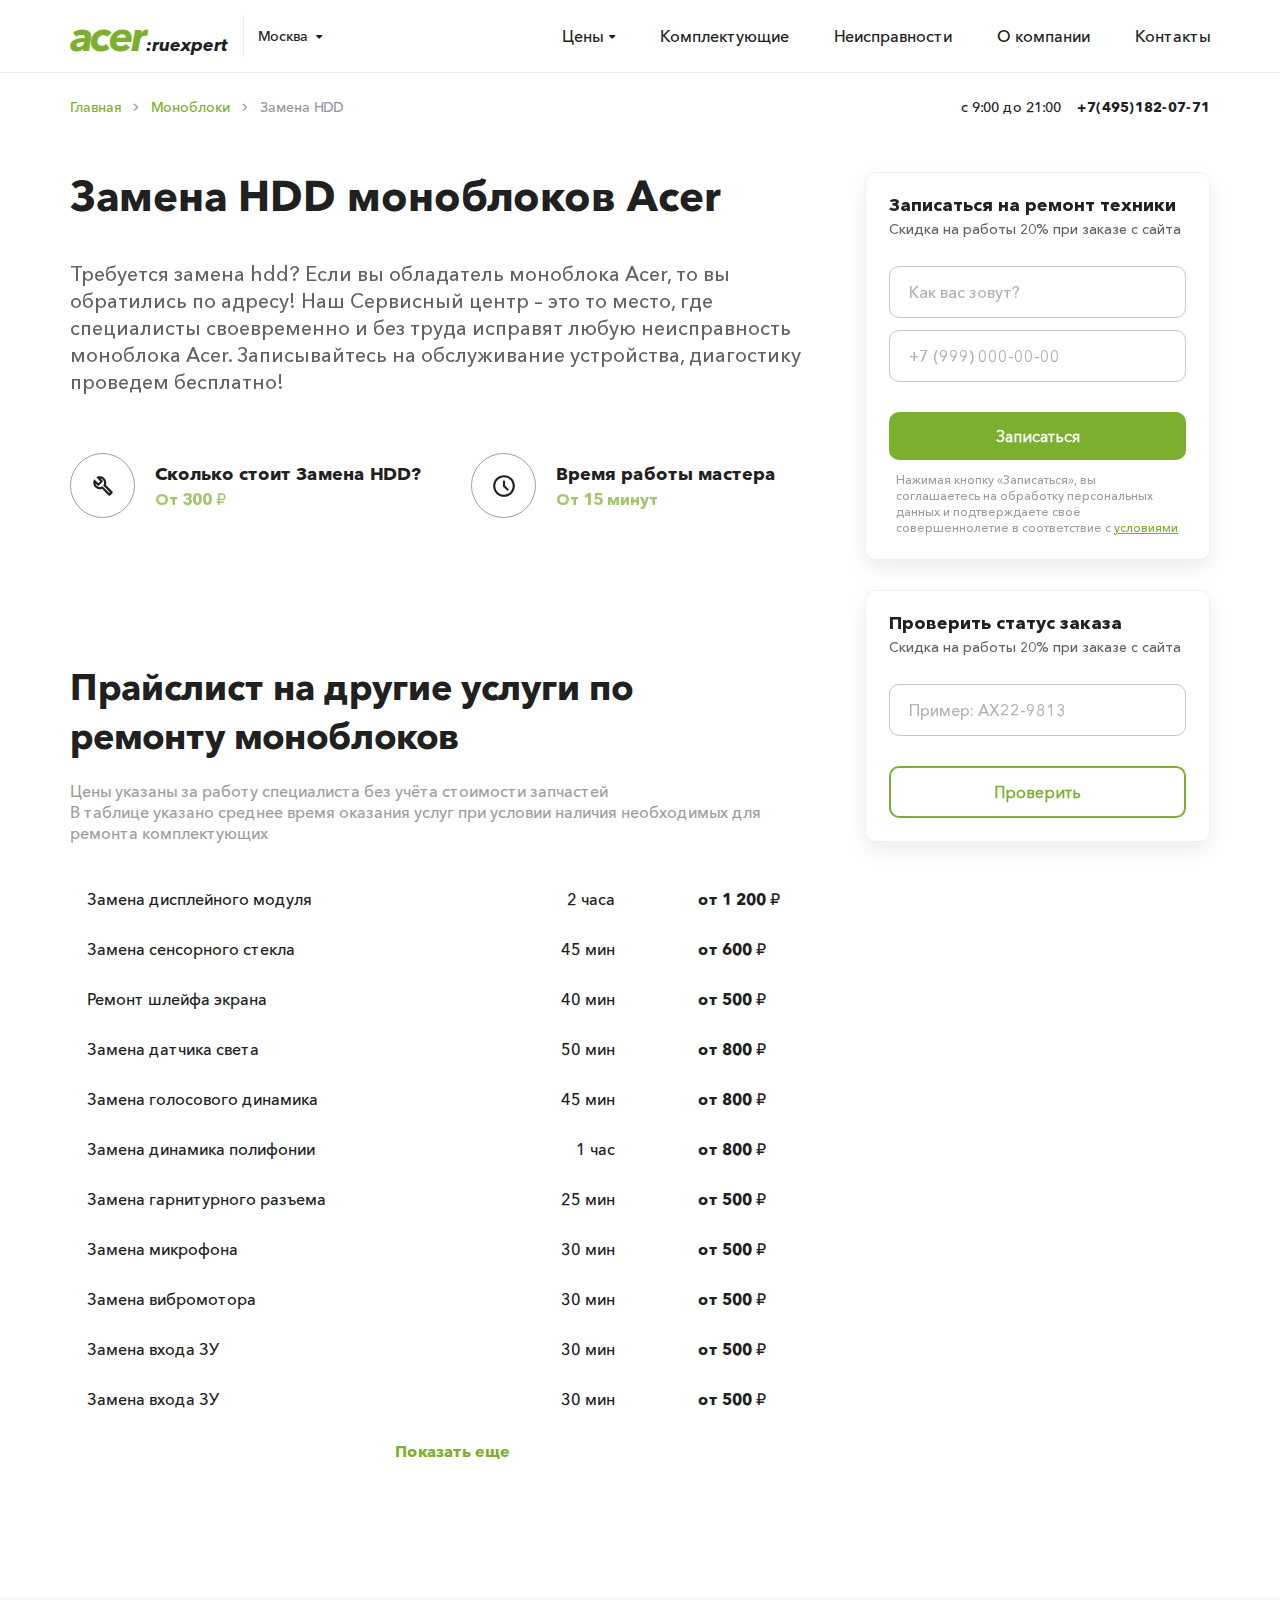
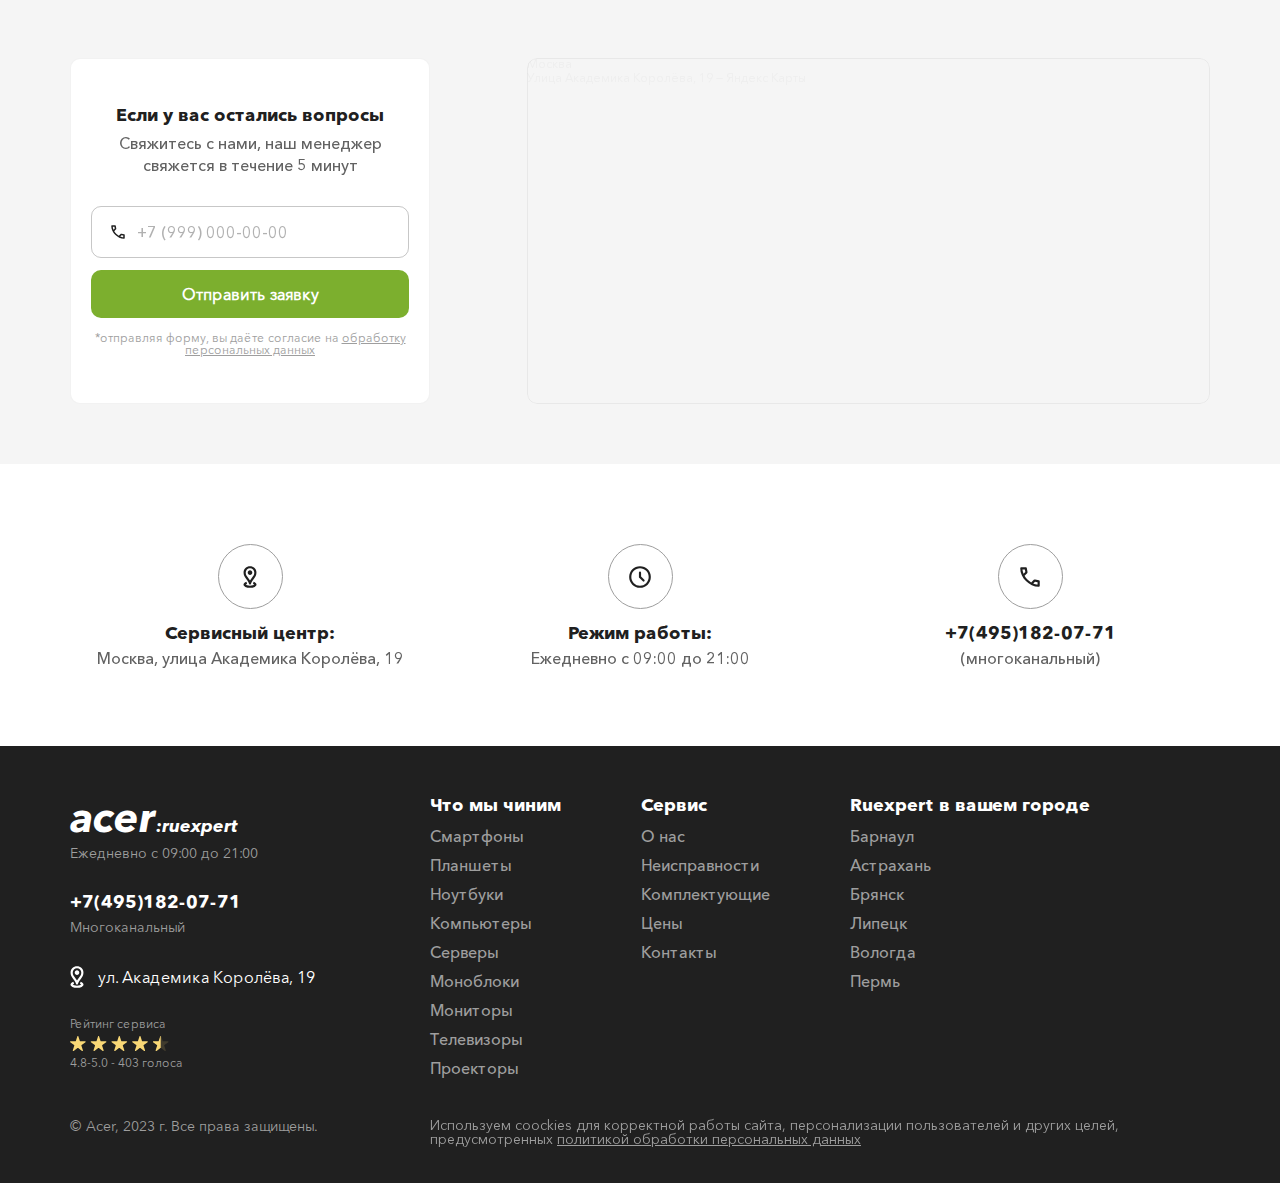
<file: breakdown.html>
<!doctype html><html lang="ru"><head><meta charset="UTF-8"><meta http-equiv="X-UA-Compatible" content="IE=edge"><meta name="viewport" content="width=device-width,initial-scale=1"><link rel="stylesheet" href="static/css/color.css?_v=20230303141232"><link rel="stylesheet" href="css/style.css?_v=20230303141232"><link rel="stylesheet" href="static/css/all.css?_v=20230303141232"><link rel="stylesheet" href="https://cdn.jsdelivr.net/npm/swiper@9/swiper-bundle.min.css?_v=20230303141232"><link rel="apple-touch-icon" sizes="76x76" href="./static/favicon/apple-touch-icon.png"><link rel="icon" type="image/png" sizes="32x32" href="./static/favicon/favicon-32x32.png"><link rel="icon" type="image/png" sizes="16x16" href="./static/favicon/favicon-16x16.png"><link rel="manifest" href="./static/favicon/site.webmanifest"><link rel="mask-icon" href="./static/favicon/safari-pinned-tab.svg" color="#5bbad5"><meta name="msapplication-TileColor" content="#da532c"><meta name="theme-color" content="#ffffff"><title>Страница поломки</title></head><body><main class="main"><div class="blackout"></div><div class="over"></div><div class="close-on-blackout thanks-modal"><h2 class="thanks-modal__title title">Спасибо, ваша заявка отправлена</h2><p class="thanks-modal__subtitle">Менеджер нашего сервисного центра свяжется с вами в течение 5 минут</p><button class="accent-button cross thanks-modal__button"><span>Отлично</span></button> <svg class="cross thanks-modal__cross" width="28" height="28" viewBox="0 0 28 28" fill="none" xmlns="http://www.w3.org/2000/svg"><path d="M21 7L7 21" stroke="white" stroke-width="2" stroke-linecap="round" stroke-linejoin="round"/><path d="M7 7L21 21" stroke="white" stroke-width="2" stroke-linecap="round" stroke-linejoin="round"/></svg></div><div class="close-on-blackout thanks-modal not-found"><h2 class="thanks-modal__title title">Ваш заказ не найден</h2><p class="thanks-modal__subtitle">Возможно, вы неправильно ввели номер заказа. Повторите попытку</p><button class="accent-button cross thanks-modal__button"><span>Попробовать ещё</span></button> <svg class="cross thanks-modal__cross" width="28" height="28" viewBox="0 0 28 28" fill="none" xmlns="http://www.w3.org/2000/svg"><path d="M21 7L7 21" stroke="white" stroke-width="2" stroke-linecap="round" stroke-linejoin="round"/><path d="M7 7L21 21" stroke="white" stroke-width="2" stroke-linecap="round" stroke-linejoin="round"/></svg></div><header class="header"><div class="header__container"><div class="header-inner"><div class="header-logoBx"><a href="./" class="header-logo"><p>acer</p><p>:ruexpert</p></a><div class="header-selectBx"><p class="header-selected">Москва</p><div class="header-variants"><div class="header-variants__item isSelected">Москва</div><div class="header-variants__item">Калининград</div><div class="header-variants__item">Санкт-Петербург</div></div></div></div><nav class="close-on-blackout header-nav"><ul><li class="dropdown"><p class="close-on-blackout header-dropdown">Цены</p><div class="header-dropdownBx"><a href="#" class="header-dropdownBx__item">Смартфон</a> <a href="#" class="header-dropdownBx__item">Ноутбук</a> <a href="#" class="header-dropdownBx__item">Компьютер</a> <a href="#" class="header-dropdownBx__item">Монитор</a> <a href="#" class="header-dropdownBx__item">Телевизор</a> <a href="#" class="header-dropdownBx__item">Моноблок</a> <a href="#" class="header-dropdownBx__item">Проектор</a> <a href="#" class="header-dropdownBx__item">Сервер</a></div></li><li><a href="#" class="">Комплектующие</a></li><li><a href="#" class="">Неисправности</a></li><li><a href="#" class="">О компании</a></li><li><a href="#" class="">Контакты</a></li></ul><div class="header-nav-about"><p class="header-nav-about__address">г. Москва,улица Академика Королёва, 19</p><div class="header-nav-aboutBx"><p class="header-nav-about__time">с 9:00 до 21:00</p><a href="tel: +7(495)182-07-71" class="header-nav-about__phone">+7(495)182-07-71</a></div></div></nav><div class="header-about"><p class="header__time">с 9:00 до 21:00</p><a href="" class="header__phone">+7(495)182-07-71</a><a href="#offer" class="accent-button header__button"><span>Заказать ремонт</span></a></div><div class="close-on-blackout header-burger"><span></span></div></div></div></header><section class="breakdown slide standard-table"><div class="slide__container"><div class="breakdown-info content-info"><div class="content-crumbs"><a href="#" class="content-crumbs__item active">Главная</a> <a href="#" class="content-crumbs__item active">Моноблоки</a> <a href="#" class="content-crumbs__item">Замена HDD</a></div><div class="content-contacts" data-observ><p class="content__time">с 9:00 до 21:00</p><a href="tel: +7(495)182-07-71" class="content__phone">+7(495)182-07-71</a></div></div><div class="breakdown-inner slide-inner"><div class="slide__item"><h2 class="slide__title breakdown__title">Замена HDD моноблоков Acer</h2><p class="slide__subtitle">Требуется замена hdd? Если вы обладатель моноблока Acer, то вы обратились по адресу! Наш Сервисный центр – это то место, где специалисты своевременно и без труда исправят любую неисправность моноблока Acer. Записывайтесь на обслуживание устройства, диагостику проведем бесплатно!</p><div class="breakdown-tags"><div class="breakdown-tags__item"><div class="breakdown-tags__item-svgBx"><svg width="20" height="20" viewBox="0 0 20 20" fill="none" xmlns="http://www.w3.org/2000/svg"><path d="M15.5792 19.425L9.025 12.8167C8.66389 12.9611 8.29844 13.0694 7.92867 13.1417C7.55817 13.2139 7.16528 13.25 6.75 13.25C4.94444 13.25 3.40972 12.6181 2.14583 11.3542C0.881945 10.0903 0.25 8.55556 0.25 6.75C0.25 6.1 0.340278 5.48142 0.520833 4.89425C0.701389 4.30781 0.954167 3.75278 1.27917 3.22917L5.23333 7.18333L7.18333 5.23333L3.22917 1.27917C3.75278 0.954167 4.30781 0.701389 4.89425 0.520833C5.48142 0.340278 6.1 0.25 6.75 0.25C8.55556 0.25 10.0903 0.881945 11.3542 2.14583C12.6181 3.40972 13.25 4.94444 13.25 6.75C13.25 7.16528 13.2139 7.55781 13.1417 7.92758C13.0694 8.29808 12.9611 8.66389 12.8167 9.025L19.425 15.5792C19.6417 15.7958 19.75 16.0576 19.75 16.3646C19.75 16.6715 19.6417 16.9333 19.425 17.15L17.15 19.425C16.9333 19.6417 16.6715 19.75 16.3646 19.75C16.0576 19.75 15.7958 19.6417 15.5792 19.425ZM16.3646 17.1229L17.0958 16.3917L10.1625 9.45833C10.4875 9.09722 10.7222 8.67725 10.8667 8.19842C11.0111 7.72031 11.0833 7.2375 11.0833 6.75C11.0833 5.66667 10.7359 4.72308 10.0412 3.91925C9.34567 3.11614 8.48333 2.63333 7.45417 2.47083L9.45833 4.475C9.675 4.69167 9.78333 4.94444 9.78333 5.23333C9.78333 5.52222 9.675 5.775 9.45833 5.99167L5.99167 9.45833C5.775 9.675 5.52222 9.78333 5.23333 9.78333C4.94444 9.78333 4.69167 9.675 4.475 9.45833L2.47083 7.45417C2.63333 8.48333 3.1165 9.34531 3.92033 10.0401C4.72344 10.7356 5.66667 11.0833 6.75 11.0833C7.21944 11.0833 7.68889 11.0111 8.15833 10.8667C8.62778 10.7222 9.05208 10.4965 9.43125 10.1896L16.3646 17.1229Z" fill="#202020"/></svg></div><div class="breakdown-tags__item-titleBx"><p>Сколько стоит Замена HDD?</p><p>От 300 ₽</p></div></div><div class="breakdown-tags__item"><div class="breakdown-tags__item-svgBx"><svg width="22" height="22" viewBox="0 0 22 22" fill="none" xmlns="http://www.w3.org/2000/svg"><path d="M13.8436 15.3603C14.0422 15.5589 14.2859 15.6582 14.5748 15.6582C14.8637 15.6582 15.1165 15.5498 15.3332 15.3332C15.5318 15.1346 15.6311 14.8818 15.6311 14.5748C15.6311 14.2679 15.5318 14.0151 15.3332 13.8165L12.0832 10.5665V6.63942C12.0832 6.33248 11.9794 6.0797 11.7717 5.88109C11.5641 5.68248 11.3068 5.58317 10.9998 5.58317C10.6929 5.58317 10.4356 5.68699 10.228 5.89463C10.0203 6.10227 9.9165 6.35956 9.9165 6.6665V10.9728C9.9165 11.1172 9.94359 11.2571 9.99775 11.3925C10.0519 11.528 10.1332 11.6498 10.2415 11.7582L13.8436 15.3603ZM10.9998 21.8332C9.50123 21.8332 8.09289 21.5488 6.77484 20.98C5.45678 20.4113 4.31025 19.6394 3.33525 18.6644C2.36025 17.6894 1.58838 16.5429 1.01963 15.2248C0.450879 13.9068 0.166504 12.4984 0.166504 10.9998C0.166504 9.50123 0.450879 8.09289 1.01963 6.77484C1.58838 5.45678 2.36025 4.31025 3.33525 3.33525C4.31025 2.36025 5.45678 1.58838 6.77484 1.01963C8.09289 0.450879 9.50123 0.166504 10.9998 0.166504C12.4984 0.166504 13.9068 0.450879 15.2248 1.01963C16.5429 1.58838 17.6894 2.36025 18.6644 3.33525C19.6394 4.31025 20.4113 5.45678 20.98 6.77484C21.5488 8.09289 21.8332 9.50123 21.8332 10.9998C21.8332 12.4984 21.5488 13.9068 20.98 15.2248C20.4113 16.5429 19.6394 17.6894 18.6644 18.6644C17.6894 19.6394 16.5429 20.4113 15.2248 20.98C13.9068 21.5488 12.4984 21.8332 10.9998 21.8332ZM10.9998 19.6665C13.4012 19.6665 15.446 18.8224 17.1342 17.1342C18.8224 15.446 19.6665 13.4012 19.6665 10.9998C19.6665 8.59845 18.8224 6.55366 17.1342 4.86546C15.446 3.17727 13.4012 2.33317 10.9998 2.33317C8.59845 2.33317 6.55366 3.17727 4.86546 4.86546C3.17727 6.55366 2.33317 8.59845 2.33317 10.9998C2.33317 13.4012 3.17727 15.446 4.86546 17.1342C6.55366 18.8224 8.59845 19.6665 10.9998 19.6665Z" fill="#202020"/></svg></div><div class="breakdown-tags__item-titleBx"><p>Время работы мастера</p><p>От 15 минут</p></div></div></div><h2 class="slide__title pt_145">Прайслист на другие услуги по ремонту моноблоков</h2><p class="slide__desc">Цены указаны за работу специалиста без учёта стоимости запчастей<br>В таблице указано среднее время оказания услуг при условии наличия необходимых для ремонта комплектующих</p><div class="slide-tableBx"><table id="slide-table" class="blur assortment-table provide-table"><thead><tr><th>Услуга</th><th>Время</th><th>Время</th><th>Цена</th></tr></thead><tbody><tr><td><a href="#">Замена дисплейного модуля</a></td><td><a href="#">2 часа</a></td><td><a href="#"><span>от</span> 1 200 ₽</a></td><td>Смартфон</td></tr><tr><td><a href="#">Замена сенсорного стекла</a></td><td><a href="#">45 мин</a></td><td><a href="#"><span>от</span> 600 ₽</a></td><td>Смартфон</td></tr><tr><td><a href="#">Ремонт шлейфа экрана</a></td><td><a href="#">40 мин</a></td><td><a href="#"><span>от</span> 500 ₽</a></td><td>Смартфон</td></tr><tr><td><a href="#">Замена датчика света</a></td><td><a href="#">50 мин</a></td><td><a href="#"><span>от</span> 800 ₽</a></td><td>Смартфон</td></tr><tr><td><a href="#">Замена голосового динамика</a></td><td><a href="#">45 мин</a></td><td><a href="#"><span>от</span> 800 ₽</a></td><td>Смартфон</td></tr><tr><td><a href="#">Замена динамика полифонии</a></td><td><a href="#">1 час</a></td><td><a href="#"><span>от</span> 800 ₽</a></td><td>Смартфон</td></tr><tr><td><a href="#">Замена гарнитурного разъема</a></td><td><a href="#">25 мин</a></td><td><a href="#"><span>от</span> 500 ₽</a></td><td>Смартфон</td></tr><tr><td><a href="#">Замена микрофона</a></td><td><a href="#">30 мин</a></td><td><a href="#"><span>от</span> 500 ₽</a></td><td>Смартфон</td></tr><tr><td><a href="#">Замена вибромотора</a></td><td><a href="#">30 мин</a></td><td><a href="#"><span>от</span> 500 ₽</a></td><td>Смартфон</td></tr><tr><td><a href="#">Замена входа ЗУ</a></td><td><a href="#">30 мин</a></td><td><a href="#"><span>от</span> 500 ₽</a></td><td>Смартфон</td></tr><tr><td><a href="#">Замена входа ЗУ</a></td><td><a href="#">30 мин</a></td><td><a href="#"><span>от</span> 500 ₽</a></td><td>Смартфон</td></tr></tbody></table><button class="blur assortment__another table-more">Показать еще</button></div></div><div class="slide__item"><div class="slide-formBx"><h3 class="slide-formBx__title">Записаться на ремонт техники</h3><p class="slide-formBx__subtitle">Cкидка на работы 20% при заказе с сайта</p><form class="slide-form"><div class="border-input slide-form-inputBx"><input type="text" class="animate-input" placeholder="Как вас зовут?" required></div><div class="border-input slide-form-inputBx"><input type="text" class="animate-input mask-phone" placeholder="+7 (999) 000-00-00" required></div><button class="accent-button slide-form__button"><span>Записаться</span></button><p class="slide-form__notice">Нажимая кнопку «Записаться», вы соглашаетесь на обработку персональных данных и подтверждаете своё совершеннолетие в соответствие с <a href="#">условиями</a></p></form></div><div class="slide-formBx"><h3 class="slide-formBx__title">Проверить статус заказа</h3><p class="slide-formBx__subtitle">Cкидка на работы 20% при заказе с сайта</p><form class="slide-form"><div class="border-input slide-form-inputBx"><input type="text" class="animate-input mask-code" placeholder="Пример: AX22-9813" required></div><button class="slide-form__button secondary-button">Проверить</button></form></div></div></div></div></section><section class="offer" id="offer"><div class="offer__container"><div class="offer-inner"><div class="offer-formBx"><h2 class="offer__title">Если у вас остались вопросы</h2><p class="offer__subtitle">Свяжитесь с нами, наш менеджер свяжется в течение 5 минут</p><form action="#" class="offer-form"><div class="border-input offer-inputBx"><input class="animate-input mask-phone" id="date" type="text" placeholder="+7 (999) 000-00-00" required> <svg width="14" height="14" viewBox="0 0 14 14" fill="none" xmlns="http://www.w3.org/2000/svg"><path d="M12.9625 13.75C11.35 13.75 9.77825 13.3905 8.24725 12.6715C6.71575 11.953 5.3595 11.003 4.1785 9.8215C2.997 8.6405 2.047 7.28425 1.3285 5.75275C0.6095 4.22175 0.25 2.65 0.25 1.0375C0.25 0.8125 0.325 0.625 0.475 0.475C0.625 0.325 0.8125 0.25 1.0375 0.25H4.075C4.25 0.25 4.40625 0.30625 4.54375 0.41875C4.68125 0.53125 4.7625 0.675 4.7875 0.85L5.275 3.475C5.3 3.65 5.297 3.80925 5.266 3.95275C5.2345 4.09675 5.1625 4.225 5.05 4.3375L3.23125 6.175C3.75625 7.075 4.41575 7.91875 5.20975 8.70625C6.00325 9.49375 6.875 10.175 7.825 10.75L9.5875 8.9875C9.7 8.875 9.847 8.7905 10.0285 8.734C10.2095 8.678 10.3875 8.6625 10.5625 8.6875L13.15 9.2125C13.325 9.25 13.4688 9.33425 13.5812 9.46525C13.6937 9.59675 13.75 9.75 13.75 9.925V12.9625C13.75 13.1875 13.675 13.375 13.525 13.525C13.375 13.675 13.1875 13.75 12.9625 13.75ZM2.51875 4.75L3.75625 3.5125L3.4375 1.75H1.76875C1.83125 2.2625 1.91875 2.76875 2.03125 3.26875C2.14375 3.76875 2.30625 4.2625 2.51875 4.75ZM12.25 12.2125V10.5625L10.4875 10.2062L9.23125 11.4625C9.71875 11.675 10.2157 11.8438 10.7222 11.9688C11.2282 12.0938 11.7375 12.175 12.25 12.2125Z" fill="#202020"/></svg></div><button class="accent-button offer__button"><span>Отправить заявку</span></button></form><p class="offer__notice">*отправляя форму, вы даёте согласие на <a href="#">обработку персональных данных</a></p></div><div class="offer-map"><div style="position:relative;overflow:hidden;"><a href="https://yandex.ru/maps/213/moscow/?utm_medium=mapframe&utm_source=maps" style="color:#eee;font-size:12px;position:absolute;top:0px;">Москва</a><a href="https://yandex.ru/maps/213/moscow/house/ulitsa_akademika_korolyova_19/Z04YcAdkTEwFQFtvfXRzcXhqZQ==/?azimuth=6.281139999462416&ll=37.605646%2C55.821518&utm_medium=mapframe&utm_source=maps&z=16.52" style="color:#eee;font-size:12px;position:absolute;top:14px;">Улица Академика Королёва, 19 — Яндекс Карты</a><iframe src="https://yandex.ru/map-widget/v1/?azimuth=6.281139999462416&ll=37.605646%2C55.821518&mode=search&ol=geo&ouri=ymapsbm1%3A%2F%2Fgeo%3Fdata%3DCgg1Njc2ODYxMhJO0KDQvtGB0YHQuNGPLCDQnNC%2B0YHQutCy0LAsINGD0LvQuNGG0LAg0JDQutCw0LTQtdC80LjQutCwINCa0L7RgNC%2B0LvRkdCy0LAsIDE5IgoNGmsWQhUvSF9C&z=16.52" width="560" height="400" frameborder="1" allowfullscreen="true" style="position:relative;"></iframe></div></div></div></div></section><section class="contacts"><div class="contacts__container"><div class="contacts-box"><div class="contacts__item"><div class="contacts__item-svgBx"><svg width="14" height="22" viewBox="0 0 14 22" fill="none" xmlns="http://www.w3.org/2000/svg"><path d="M7 21.8332C5.08611 21.8332 3.52431 21.5309 2.31458 20.9264C1.10486 20.3212 0.5 19.5401 0.5 18.5832C0.5 17.9512 0.761805 17.4005 1.28542 16.9311C1.80903 16.4616 2.53125 16.0915 3.45208 15.8207L4.075 17.879C3.76806 17.9693 3.48819 18.0823 3.23542 18.2181C2.98264 18.3531 2.81111 18.4748 2.72083 18.5832C2.95556 18.8721 3.49722 19.1248 4.34583 19.3415C5.19444 19.5582 6.07917 19.6665 7 19.6665C7.92083 19.6665 8.81025 19.5582 9.66825 19.3415C10.5255 19.1248 11.0715 18.8721 11.3063 18.5832C11.216 18.4748 11.0444 18.3531 10.7917 18.2181C10.5389 18.0823 10.259 17.9693 9.95208 17.879L10.575 15.8207C11.4958 16.0915 12.2137 16.4616 12.7287 16.9311C13.2429 17.4005 13.5 17.9512 13.5 18.5832C13.5 19.5401 12.8951 20.3212 11.6854 20.9264C10.4757 21.5309 8.91389 21.8332 7 21.8332ZM7 14.6019C7.325 14.0061 7.66806 13.4597 8.02917 12.9628C8.39028 12.4667 8.74236 11.9929 9.08542 11.5415C9.75347 10.6748 10.2861 9.89375 10.6833 9.19825C11.0806 8.50348 11.2792 7.6415 11.2792 6.61234C11.2792 5.42067 10.8639 4.40956 10.0333 3.579C9.20278 2.74845 8.19167 2.33317 7 2.33317C5.80833 2.33317 4.79722 2.74845 3.96667 3.579C3.13611 4.40956 2.72083 5.42067 2.72083 6.61234C2.72083 7.6415 2.91945 8.50348 3.31667 9.19825C3.71389 9.89375 4.24653 10.6748 4.91458 11.5415C5.25764 11.9929 5.60972 12.4667 5.97083 12.9628C6.33194 13.4597 6.675 14.0061 7 14.6019ZM7 18.5832C6.80139 18.5832 6.62083 18.5243 6.45833 18.4066C6.29583 18.2896 6.17847 18.1318 6.10625 17.9332C5.69097 16.6512 5.16736 15.5769 4.53542 14.7103C3.90347 13.8436 3.28958 13.013 2.69375 12.2186C2.11597 11.4241 1.61511 10.6026 1.19117 9.754C0.7665 8.90539 0.554167 7.85817 0.554167 6.61234C0.554167 4.80678 1.17708 3.28109 2.42292 2.03525C3.66875 0.789421 5.19444 0.166504 7 0.166504C8.80556 0.166504 10.3313 0.789421 11.5771 2.03525C12.8229 3.28109 13.4458 4.80678 13.4458 6.61234C13.4458 7.85817 13.2382 8.90539 12.8229 9.754C12.4076 10.6026 11.9021 11.4241 11.3063 12.2186C10.7285 13.013 10.1193 13.8436 9.47867 14.7103C8.83733 15.5769 8.30903 16.6512 7.89375 17.9332C7.82153 18.1318 7.70417 18.2896 7.54167 18.4066C7.37917 18.5243 7.19861 18.5832 7 18.5832ZM7 8.91442C7.63194 8.91442 8.17361 8.68873 8.625 8.23734C9.07639 7.78595 9.30208 7.24428 9.30208 6.61234C9.30208 5.98039 9.07639 5.43873 8.625 4.98734C8.17361 4.53595 7.63194 4.31025 7 4.31025C6.36806 4.31025 5.82639 4.53595 5.375 4.98734C4.92361 5.43873 4.69792 5.98039 4.69792 6.61234C4.69792 7.24428 4.92361 7.78595 5.375 8.23734C5.82639 8.68873 6.36806 8.91442 7 8.91442Z" fill="#202020"/></svg></div><h3 class="contacts__item-title">Сервисный центр:</h3><p class="contacts__item-subtitle">Москва, улица Академика Королёва, 19</p></div><div class="contacts__item"><div class="contacts__item-svgBx"><svg width="22" height="22" viewBox="0 0 22 22" fill="none" xmlns="http://www.w3.org/2000/svg"><path d="M13.8438 15.3603C14.0424 15.5589 14.2861 15.6582 14.575 15.6582C14.8639 15.6582 15.1167 15.5498 15.3333 15.3332C15.5319 15.1346 15.6313 14.8818 15.6313 14.5748C15.6313 14.2679 15.5319 14.0151 15.3333 13.8165L12.0833 10.5665V6.63942C12.0833 6.33248 11.9795 6.0797 11.7719 5.88109C11.5642 5.68248 11.3069 5.58317 11 5.58317C10.6931 5.58317 10.4358 5.68699 10.2281 5.89463C10.0205 6.10227 9.91667 6.35956 9.91667 6.6665V10.9728C9.91667 11.1172 9.94375 11.2571 9.99792 11.3925C10.0521 11.528 10.1333 11.6498 10.2417 11.7582L13.8438 15.3603ZM11 21.8332C9.50139 21.8332 8.09306 21.5488 6.775 20.98C5.45695 20.4113 4.31042 19.6394 3.33542 18.6644C2.36042 17.6894 1.58854 16.5429 1.01979 15.2248C0.451045 13.9068 0.16667 12.4984 0.16667 10.9998C0.16667 9.50123 0.451045 8.09289 1.01979 6.77484C1.58854 5.45678 2.36042 4.31025 3.33542 3.33525C4.31042 2.36025 5.45695 1.58838 6.775 1.01963C8.09306 0.450879 9.50139 0.166504 11 0.166504C12.4986 0.166504 13.9069 0.450879 15.225 1.01963C16.5431 1.58838 17.6896 2.36025 18.6646 3.33525C19.6396 4.31025 20.4115 5.45678 20.9802 6.77484C21.549 8.09289 21.8333 9.50123 21.8333 10.9998C21.8333 12.4984 21.549 13.9068 20.9802 15.2248C20.4115 16.5429 19.6396 17.6894 18.6646 18.6644C17.6896 19.6394 16.5431 20.4113 15.225 20.98C13.9069 21.5488 12.4986 21.8332 11 21.8332ZM11 19.6665C13.4014 19.6665 15.4462 18.8224 17.1344 17.1342C18.8226 15.446 19.6667 13.4012 19.6667 10.9998C19.6667 8.59845 18.8226 6.55366 17.1344 4.86546C15.4462 3.17727 13.4014 2.33317 11 2.33317C8.59861 2.33317 6.55382 3.17727 4.86563 4.86546C3.17743 6.55366 2.33334 8.59845 2.33334 10.9998C2.33334 13.4012 3.17743 15.446 4.86563 17.1342C6.55382 18.8224 8.59861 19.6665 11 19.6665Z" fill="#202020"/></svg></div><h3 class="contacts__item-title">Режим работы:</h3><p class="contacts__item-subtitle">Ежедневно с 09:00 до 21:00</p></div><div class="contacts__item"><div class="contacts__item-svgBx"><svg width="20" height="20" viewBox="0 0 20 20" fill="none" xmlns="http://www.w3.org/2000/svg"><path d="M18.6125 19.75C16.2833 19.75 14.013 19.2307 11.8016 18.1922C9.58942 17.1543 7.63039 15.7821 5.9245 14.0755C4.21789 12.3696 2.84567 10.4106 1.80783 8.19842C0.769278 5.98697 0.25 3.71667 0.25 1.3875C0.25 1.0625 0.358333 0.791667 0.575 0.575C0.791667 0.358333 1.0625 0.25 1.3875 0.25H5.775C6.02778 0.25 6.25347 0.33125 6.45208 0.49375C6.6507 0.65625 6.76806 0.863889 6.80417 1.11667L7.50833 4.90833C7.54444 5.16111 7.54011 5.39114 7.49533 5.59842C7.44983 5.80642 7.34583 5.99167 7.18333 6.15417L4.55625 8.80833C5.31458 10.1083 6.26719 11.3271 7.41408 12.4646C8.56025 13.6021 9.81945 14.5861 11.1917 15.4167L13.7375 12.8708C13.9 12.7083 14.1123 12.5863 14.3745 12.5047C14.6359 12.4238 14.8931 12.4014 15.1458 12.4375L18.8833 13.1958C19.1361 13.25 19.3438 13.3717 19.5063 13.5609C19.6688 13.7509 19.75 13.9722 19.75 14.225V18.6125C19.75 18.9375 19.6417 19.2083 19.425 19.425C19.2083 19.6417 18.9375 19.75 18.6125 19.75ZM3.52708 6.75L5.31458 4.9625L4.85417 2.41667H2.44375C2.53403 3.15694 2.66042 3.88819 2.82292 4.61042C2.98542 5.33264 3.22014 6.04583 3.52708 6.75ZM17.5833 17.5292V15.1458L15.0375 14.6313L13.2229 16.4458C13.9271 16.7528 14.645 16.9965 15.3766 17.1771C16.1075 17.3576 16.8431 17.475 17.5833 17.5292Z" fill="#202020"/></svg></div><a href="tel: +7(495)182-07-71" class="contacts__item-title">+7(495)182-07-71</a><p class="contacts__item-subtitle">(многоканальный)</p></div></div></div></section><footer class="footer"><div class="footer__container"><div class="footer-inner"><div class="footer-about"><div class="footer-logoBx"><div class="footer-logo"><p>acer</p><p>:ruexpert</p></div><p class="footer__time">Ежедневно с 09:00 до 21:00</p></div><div class="footer-info"><div class="footer-phoneBx"><a href="tel: +7(495)182-07-71" class="footer__phone">+7(495)182-07-71</a><p class="footer-phoneBx__desc">Многоканальный</p></div><div class="footer-addressBx"><svg width="14" height="22" viewBox="0 0 14 22" fill="none" xmlns="http://www.w3.org/2000/svg"><path d="M7 21.8333C5.08611 21.8333 3.52431 21.531 2.31458 20.9265C1.10486 20.3213 0.5 19.5402 0.5 18.5833C0.5 17.9513 0.761805 17.4006 1.28542 16.9312C1.80903 16.4617 2.53125 16.0916 3.45208 15.8208L4.075 17.8791C3.76806 17.9694 3.48819 18.0824 3.23542 18.2182C2.98264 18.3532 2.81111 18.4749 2.72083 18.5833C2.95556 18.8722 3.49722 19.1249 4.34583 19.3416C5.19444 19.5583 6.07917 19.6666 7 19.6666C7.92083 19.6666 8.81025 19.5583 9.66825 19.3416C10.5255 19.1249 11.0715 18.8722 11.3063 18.5833C11.216 18.4749 11.0444 18.3532 10.7917 18.2182C10.5389 18.0824 10.259 17.9694 9.95208 17.8791L10.575 15.8208C11.4958 16.0916 12.2137 16.4617 12.7287 16.9312C13.2429 17.4006 13.5 17.9513 13.5 18.5833C13.5 19.5402 12.8951 20.3213 11.6854 20.9265C10.4757 21.531 8.91389 21.8333 7 21.8333ZM7 14.602C7.325 14.0062 7.66806 13.4598 8.02917 12.9629C8.39028 12.4668 8.74236 11.993 9.08542 11.5416C9.75347 10.6749 10.2861 9.89385 10.6833 9.19835C11.0806 8.50357 11.2792 7.6416 11.2792 6.61243C11.2792 5.42076 10.8639 4.40965 10.0333 3.5791C9.20278 2.74854 8.19167 2.33326 7 2.33326C5.80833 2.33326 4.79722 2.74854 3.96667 3.5791C3.13611 4.40965 2.72083 5.42076 2.72083 6.61243C2.72083 7.6416 2.91944 8.50357 3.31667 9.19835C3.71389 9.89385 4.24653 10.6749 4.91458 11.5416C5.25764 11.993 5.60972 12.4668 5.97083 12.9629C6.33194 13.4598 6.675 14.0062 7 14.602ZM7 18.5833C6.80139 18.5833 6.62083 18.5244 6.45833 18.4067C6.29583 18.2897 6.17847 18.1319 6.10625 17.9333C5.69097 16.6513 5.16736 15.577 4.53542 14.7103C3.90347 13.8437 3.28958 13.0131 2.69375 12.2187C2.11597 11.4242 1.61511 10.6027 1.19117 9.7541C0.7665 8.90549 0.554167 7.85826 0.554167 6.61243C0.554167 4.80687 1.17708 3.28118 2.42292 2.03535C3.66875 0.789512 5.19444 0.166595 7 0.166595C8.80556 0.166595 10.3313 0.789512 11.5771 2.03535C12.8229 3.28118 13.4458 4.80687 13.4458 6.61243C13.4458 7.85826 13.2382 8.90549 12.8229 9.7541C12.4076 10.6027 11.9021 11.4242 11.3063 12.2187C10.7285 13.0131 10.1193 13.8437 9.47867 14.7103C8.83733 15.577 8.30903 16.6513 7.89375 17.9333C7.82153 18.1319 7.70417 18.2897 7.54167 18.4067C7.37917 18.5244 7.19861 18.5833 7 18.5833ZM7 8.91451C7.63194 8.91451 8.17361 8.68882 8.625 8.23743C9.07639 7.78604 9.30208 7.24437 9.30208 6.61243C9.30208 5.98048 9.07639 5.43882 8.625 4.98743C8.17361 4.53604 7.63194 4.31035 7 4.31035C6.36806 4.31035 5.82639 4.53604 5.375 4.98743C4.92361 5.43882 4.69792 5.98048 4.69792 6.61243C4.69792 7.24437 4.92361 7.78604 5.375 8.23743C5.82639 8.68882 6.36806 8.91451 7 8.91451Z" fill="white"/></svg><p class="footer__address">ул. Академика Королёва, 19</p></div></div><div class="footer-rateBx"><p class="footer-rateBx__title">Рейтинг сервиса</p><img src="./images/footer/stars.svg" alt="" class="footer-rateBx__stars"><p class="footer-rateBx__desc">4.8-5.0 - 403 голоса</p></div><p class="footer-copyright">© Acer, 2023 г. Все права защищены.</p></div><div class="footer-pages"><div class="footer-box"><div class="footer-item"><h3 class="footer-item__title">Что мы чиним</h3><div class="footer-lists"><a href="">Смартфоны</a> <a href="">Планшеты</a> <a href="">Ноутбуки</a> <a href="">Компьютеры</a> <a href="">Серверы</a> <a href="">Моноблоки</a> <a href="">Мониторы</a> <a href="">Телевизоры</a> <a href="">Проекторы</a></div></div><div class="footer-item"><h3 class="footer-item__title">Сервис</h3><div class="footer-lists"><a href="">О нас</a> <a href="">Неисправности</a> <a href="">Комплектующие</a> <a href="">Цены</a> <a href="">Контакты</a></div></div><div class="footer-item"><h3 class="footer-item__title">Ruexpert в вашем городе</h3><div class="footer-lists"><a href="">Барнаул</a> <a href="">Астрахань</a> <a href="">Брянск</a> <a href="">Липецк</a> <a href="">Вологда</a> <a href="">Пермь</a></div></div></div><div class="footer-helper"><div class="footer-rateBx"><p class="footer-rateBx__title">Рейтинг сервиса</p><img src="./images/footer/stars.svg" alt="" class="footer-rateBx__stars"><p class="footer-rateBx__desc">4.8-5.0 - 403 голоса</p></div><p class="footer-copyright">© Acer, 2023 г. Все права защищены.</p></div><p class="footer-cookies">Используем coockies для корректной работы сайта, персонализации пользователей и других целей, предусмотренных <a href="#">политикой обработки персональных данных</a></p></div></div></div></footer><script defer="defer" src="static/plugins/jquery.min.js?_v=20230303141232"></script><script defer="defer" src="static/plugins/jquery.maskedinput.min.js?_v=20230303141232"></script><script defer="defer" src="static/plugins/jquery.spincrement.min.js?_v=20230303141232"></script><script defer="defer" type="text/javascript" charset="utf8" src="https://cdn.datatables.net/1.13.2/js/jquery.dataTables.js?_v=20230303141232"></script><script defer="defer" src="https://cdn.datatables.net/select/1.3.1/js/dataTables.select.min.js?_v=20230303141232"></script><script src="https://cdn.jsdelivr.net/npm/swiper@9/swiper-bundle.min.js?_v=20230303141232"></script><script defer="defer" src="js/app.js?_v=20230303141232"></script></main></body></html>
</file>
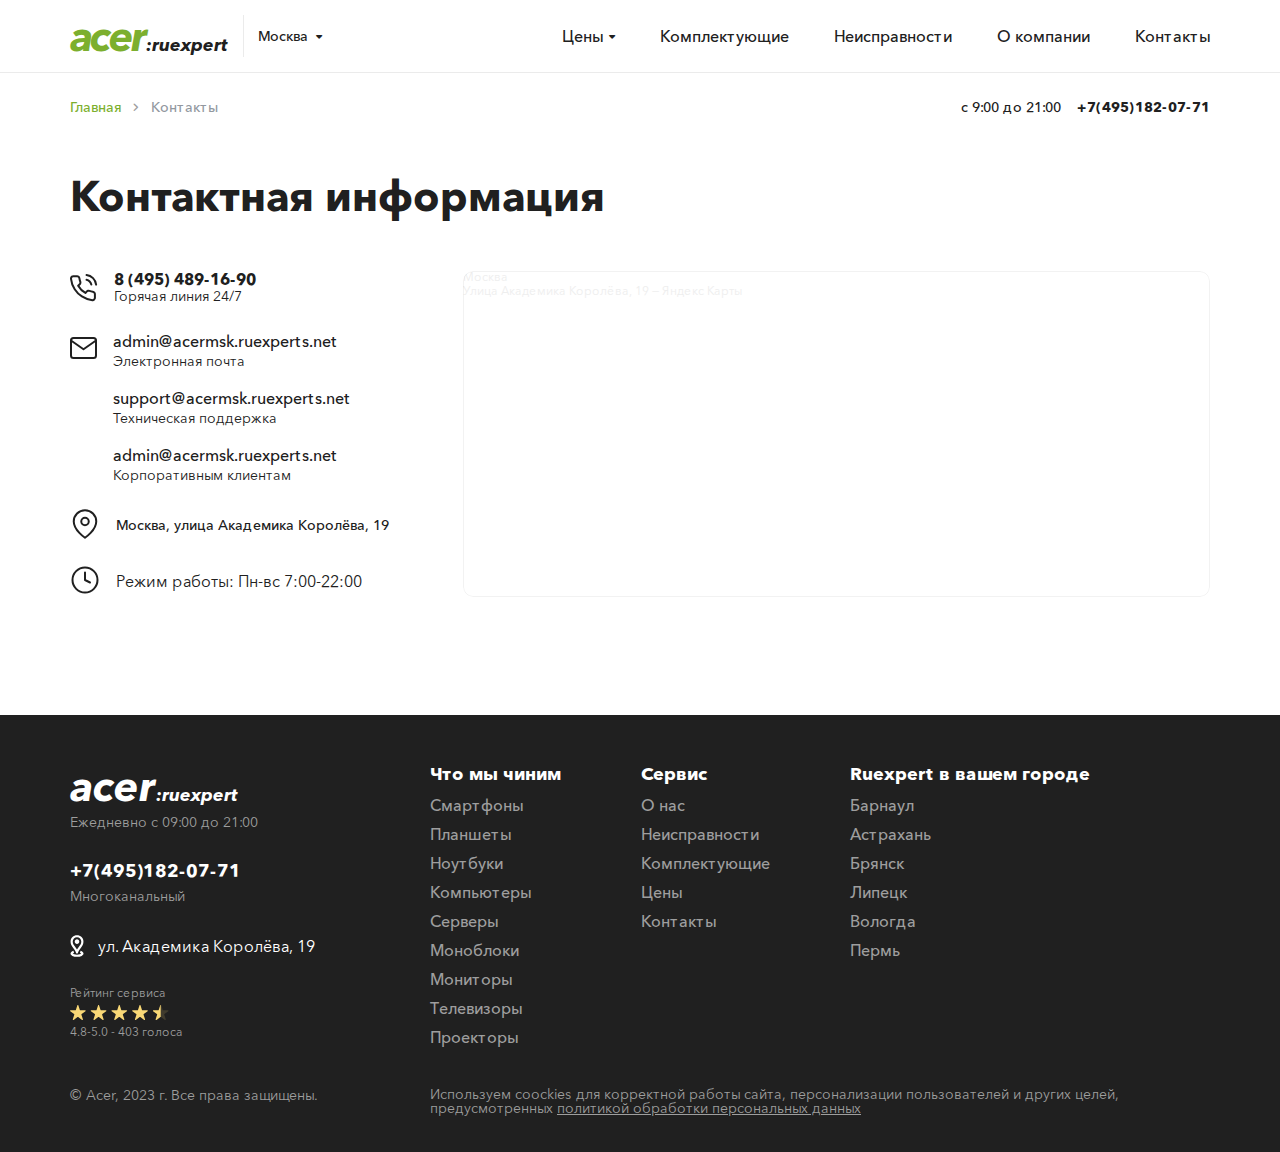
<file: information.html>
<!doctype html><html lang="ru"><head><meta charset="UTF-8"><meta http-equiv="X-UA-Compatible" content="IE=edge"><meta name="viewport" content="width=device-width,initial-scale=1"><link rel="stylesheet" href="static/css/color.css?_v=20230303141232"><link rel="stylesheet" href="css/style.css?_v=20230303141232"><link rel="stylesheet" href="static/css/all.css?_v=20230303141232"><link rel="stylesheet" href="https://cdn.jsdelivr.net/npm/swiper@9/swiper-bundle.min.css?_v=20230303141232"><link rel="apple-touch-icon" sizes="76x76" href="./static/favicon/apple-touch-icon.png"><link rel="icon" type="image/png" sizes="32x32" href="./static/favicon/favicon-32x32.png"><link rel="icon" type="image/png" sizes="16x16" href="./static/favicon/favicon-16x16.png"><link rel="manifest" href="./static/favicon/site.webmanifest"><link rel="mask-icon" href="./static/favicon/safari-pinned-tab.svg" color="#5bbad5"><meta name="msapplication-TileColor" content="#da532c"><meta name="theme-color" content="#ffffff"><title>Контакты</title></head><body><main class="main"><div class="blackout"></div><div class="over"></div><div class="close-on-blackout thanks-modal"><h2 class="thanks-modal__title title">Спасибо, ваша заявка отправлена</h2><p class="thanks-modal__subtitle">Менеджер нашего сервисного центра свяжется с вами в течение 5 минут</p><button class="cross accent-button thanks-modal__button"><span>Отлично</span></button> <svg class="cross thanks-modal__cross" width="28" height="28" viewBox="0 0 28 28" fill="none" xmlns="http://www.w3.org/2000/svg"><path d="M21 7L7 21" stroke="white" stroke-width="2" stroke-linecap="round" stroke-linejoin="round"/><path d="M7 7L21 21" stroke="white" stroke-width="2" stroke-linecap="round" stroke-linejoin="round"/></svg></div><div class="close-on-blackout thanks-modal not-found"><h2 class="thanks-modal__title title">Ваш заказ не найден</h2><p class="thanks-modal__subtitle">Возможно, вы неправильно ввели номер заказа. Повторите попытку</p><button class="cross accent-button thanks-modal__button"><span>Попробовать ещё</span></button> <svg class="cross thanks-modal__cross" width="28" height="28" viewBox="0 0 28 28" fill="none" xmlns="http://www.w3.org/2000/svg"><path d="M21 7L7 21" stroke="white" stroke-width="2" stroke-linecap="round" stroke-linejoin="round"/><path d="M7 7L21 21" stroke="white" stroke-width="2" stroke-linecap="round" stroke-linejoin="round"/></svg></div><header class="header"><div class="header__container"><div class="header-inner"><div class="header-logoBx"><a href="./" class="header-logo"><p>acer</p><p>:ruexpert</p></a><div class="header-selectBx"><p class="header-selected">Москва</p><div class="header-variants"><div class="header-variants__item isSelected">Москва</div><div class="header-variants__item">Калининград</div><div class="header-variants__item">Санкт-Петербург</div></div></div></div><nav class="close-on-blackout header-nav"><ul><li class="dropdown"><p class="close-on-blackout header-dropdown">Цены</p><div class="header-dropdownBx"><a href="#" class="header-dropdownBx__item">Смартфон</a> <a href="#" class="header-dropdownBx__item">Ноутбук</a> <a href="#" class="header-dropdownBx__item">Компьютер</a> <a href="#" class="header-dropdownBx__item">Монитор</a> <a href="#" class="header-dropdownBx__item">Телевизор</a> <a href="#" class="header-dropdownBx__item">Моноблок</a> <a href="#" class="header-dropdownBx__item">Проектор</a> <a href="#" class="header-dropdownBx__item">Сервер</a></div></li><li><a href="#" class="">Комплектующие</a></li><li><a href="#" class="">Неисправности</a></li><li><a href="#" class="">О компании</a></li><li><a href="#" class="">Контакты</a></li></ul><div class="header-nav-about"><p class="header-nav-about__address">г. Москва,улица Академика Королёва, 19</p><div class="header-nav-aboutBx"><p class="header-nav-about__time">с 9:00 до 21:00</p><a href="tel: +7(495)182-07-71" class="header-nav-about__phone">+7(495)182-07-71</a></div></div></nav><div class="header-about"><p class="header__time">с 9:00 до 21:00</p><a href="" class="header__phone">+7(495)182-07-71</a><a href="#offer" class="accent-button header__button"><span>Заказать ремонт</span></a></div><div class="close-on-blackout header-burger"><span></span></div></div></div></header><section class="about breakdown slide"><div class="slide__container"><div class="breakdown-info content-info"><div class="content-crumbs"><a href="#" class="content-crumbs__item active">Главная</a> <a href="#" class="content-crumbs__item">Контакты</a></div><div class="content-contacts" data-observ><p class="content__time">с 9:00 до 21:00</p><a href="tel: +7(495)182-07-71" class="content__phone">+7(495)182-07-71</a></div></div><div class=""><div class=""><h2 class="information__title slide__title">Контактная информация</h2></div></div></div></section><section class="information"><div class="information__container"><div class="information-inner"><div class="information-item"><div class="information-box"><div class="information-svgBx"><svg width="28" height="28" viewBox="0 0 28 28" fill="none" xmlns="http://www.w3.org/2000/svg"><path d="M16.5543 5.80884C17.7286 6.03794 18.8077 6.61223 19.6537 7.4582C20.4997 8.30417 21.074 9.38333 21.3031 10.5576M16.5543 1C18.994 1.27102 21.2689 2.36352 23.0057 4.09811C24.7425 5.83269 25.8378 8.10628 26.1119 10.5455M24.9097 20.1392V23.7458C24.9111 24.0806 24.8425 24.412 24.7083 24.7188C24.5742 25.0256 24.3775 25.301 24.1308 25.5273C23.884 25.7537 23.5928 25.926 23.2756 26.0333C22.9584 26.1405 22.6223 26.1804 22.2889 26.1502C18.5895 25.7483 15.0359 24.4842 11.9138 22.4595C9.00906 20.6137 6.54634 18.1509 4.70054 15.2462C2.66878 12.1099 1.40438 8.53905 1.00976 4.82303C0.979715 4.49058 1.01923 4.15551 1.12577 3.83917C1.23232 3.52282 1.40357 3.23213 1.62861 2.9856C1.85366 2.73906 2.12758 2.54209 2.43292 2.40721C2.73827 2.27234 3.06835 2.20252 3.40216 2.20221H7.00879C7.59223 2.19647 8.15785 2.40307 8.60023 2.78352C9.0426 3.16396 9.33155 3.69229 9.41321 4.27001C9.56544 5.42421 9.84775 6.55749 10.2548 7.64822C10.4165 8.07852 10.4515 8.54617 10.3556 8.99576C10.2597 9.44534 10.037 9.85802 9.71376 10.1849L8.18695 11.7117C9.89837 14.7215 12.3904 17.2135 15.4002 18.925L16.927 17.3981C17.2539 17.0749 17.6666 16.8522 18.1162 16.7563C18.5657 16.6604 19.0334 16.6954 19.4637 16.8572C20.5544 17.2642 21.6877 17.5465 22.8419 17.6987C23.4259 17.7811 23.9592 18.0752 24.3405 18.5252C24.7218 18.9752 24.9243 19.5496 24.9097 20.1392Z" stroke="#202020" stroke-width="2" stroke-linecap="round" stroke-linejoin="round"/></svg></div><div class="information-dataBx"><a class="information-dataBx__phone" href="tel: 8 (495) 489-16-90">8 (495) 489-16-90</a><p>Горячая линия 24/7</p></div></div><div class="information-box align-flex-start"><div class="information-svgBx"><svg width="27" height="22" viewBox="0 0 27 22" fill="none" xmlns="http://www.w3.org/2000/svg"><path d="M3.5 1H23.5C24.875 1 26 2.125 26 3.5V18.5C26 19.875 24.875 21 23.5 21H3.5C2.125 21 1 19.875 1 18.5V3.5C1 2.125 2.125 1 3.5 1Z" stroke="#202020" stroke-width="2" stroke-linecap="round" stroke-linejoin="round"/><path d="M26 3.5L13.5 12.25L1 3.5" stroke="#202020" stroke-width="2" stroke-linecap="round" stroke-linejoin="round"/></svg></div><div class="information-emailBx"><div class="information-emailBx__item"><a href="mailto: admin@acermsk.ruexperts.net">admin@acermsk.ruexperts.net</a><p>Электронная почта</p></div><div class="information-emailBx__item"><a href="mailto: support@acermsk.ruexperts.net">support@acermsk.ruexperts.net</a><p>Техническая поддержка</p></div><div class="information-emailBx__item"><a href="mailto: marketing@acermsk.ruexperts.net">admin@acermsk.ruexperts.net</a><p>Корпоративным клиентам</p></div></div></div><div class="information-box"><div class="information-svgBx"><svg width="30" height="30" viewBox="0 0 30 30" fill="none" xmlns="http://www.w3.org/2000/svg"><path d="M26.25 12.5C26.25 21.25 15 28.75 15 28.75C15 28.75 3.75 21.25 3.75 12.5C3.75 9.51631 4.93526 6.65483 7.04505 4.54505C9.15483 2.43526 12.0163 1.25 15 1.25C17.9837 1.25 20.8452 2.43526 22.955 4.54505C25.0647 6.65483 26.25 9.51631 26.25 12.5Z" stroke="#202020" stroke-width="2" stroke-linecap="round" stroke-linejoin="round"/><path d="M15 16.25C17.0711 16.25 18.75 14.5711 18.75 12.5C18.75 10.4289 17.0711 8.75 15 8.75C12.9289 8.75 11.25 10.4289 11.25 12.5C11.25 14.5711 12.9289 16.25 15 16.25Z" stroke="#202020" stroke-width="2" stroke-linecap="round" stroke-linejoin="round"/></svg></div><div class="information-dataBx"><p class="font-medium">Москва, улица Академика Королёва, 19</p></div></div><div class="information-box"><div class="information-svgBx"><svg width="30" height="30" viewBox="0 0 30 30" fill="none" xmlns="http://www.w3.org/2000/svg"><path d="M15 27.5C21.9036 27.5 27.5 21.9036 27.5 15C27.5 8.09644 21.9036 2.5 15 2.5C8.09644 2.5 2.5 8.09644 2.5 15C2.5 21.9036 8.09644 27.5 15 27.5Z" stroke="#202020" stroke-width="2" stroke-linecap="round" stroke-linejoin="round"/><path d="M15 7.5V15L20 17.5" stroke="#202020" stroke-width="2" stroke-linecap="round" stroke-linejoin="round"/></svg></div><div class="information-dataBx"><p class="large">Режим работы: Пн-вс 7:00-22:00</p></div></div></div><div class="information-map"><div style="position:relative;overflow:hidden;"><a href="https://yandex.ru/maps/213/moscow/?utm_medium=mapframe&utm_source=maps" style="color:#eee;font-size:12px;position:absolute;top:0px;">Москва</a><a href="https://yandex.ru/maps/213/moscow/house/ulitsa_akademika_korolyova_19/Z04YcAdkTEwFQFtvfXRzcXhqZQ==/?azimuth=6.281139999462416&ll=37.605646%2C55.821518&utm_medium=mapframe&utm_source=maps&z=16.52" style="color:#eee;font-size:12px;position:absolute;top:14px;">Улица Академика Королёва, 19 — Яндекс Карты</a><iframe src="https://yandex.ru/map-widget/v1/?azimuth=6.281139999462416&ll=37.605646%2C55.821518&mode=search&ol=geo&ouri=ymapsbm1%3A%2F%2Fgeo%3Fdata%3DCgg1Njc2ODYxMhJO0KDQvtGB0YHQuNGPLCDQnNC%2B0YHQutCy0LAsINGD0LvQuNGG0LAg0JDQutCw0LTQtdC80LjQutCwINCa0L7RgNC%2B0LvRkdCy0LAsIDE5IgoNGmsWQhUvSF9C&z=16.52" width="560" height="400" frameborder="1" allowfullscreen="true" style="position:relative;"></iframe></div></div></div></div></section><footer class="footer"><div class="footer__container"><div class="footer-inner"><div class="footer-about"><div class="footer-logoBx"><div class="footer-logo"><p>acer</p><p>:ruexpert</p></div><p class="footer__time">Ежедневно с 09:00 до 21:00</p></div><div class="footer-info"><div class="footer-phoneBx"><a href="tel: +7(495)182-07-71" class="footer__phone">+7(495)182-07-71</a><p class="footer-phoneBx__desc">Многоканальный</p></div><div class="footer-addressBx"><svg width="14" height="22" viewBox="0 0 14 22" fill="none" xmlns="http://www.w3.org/2000/svg"><path d="M7 21.8333C5.08611 21.8333 3.52431 21.531 2.31458 20.9265C1.10486 20.3213 0.5 19.5402 0.5 18.5833C0.5 17.9513 0.761805 17.4006 1.28542 16.9312C1.80903 16.4617 2.53125 16.0916 3.45208 15.8208L4.075 17.8791C3.76806 17.9694 3.48819 18.0824 3.23542 18.2182C2.98264 18.3532 2.81111 18.4749 2.72083 18.5833C2.95556 18.8722 3.49722 19.1249 4.34583 19.3416C5.19444 19.5583 6.07917 19.6666 7 19.6666C7.92083 19.6666 8.81025 19.5583 9.66825 19.3416C10.5255 19.1249 11.0715 18.8722 11.3063 18.5833C11.216 18.4749 11.0444 18.3532 10.7917 18.2182C10.5389 18.0824 10.259 17.9694 9.95208 17.8791L10.575 15.8208C11.4958 16.0916 12.2137 16.4617 12.7287 16.9312C13.2429 17.4006 13.5 17.9513 13.5 18.5833C13.5 19.5402 12.8951 20.3213 11.6854 20.9265C10.4757 21.531 8.91389 21.8333 7 21.8333ZM7 14.602C7.325 14.0062 7.66806 13.4598 8.02917 12.9629C8.39028 12.4668 8.74236 11.993 9.08542 11.5416C9.75347 10.6749 10.2861 9.89385 10.6833 9.19835C11.0806 8.50357 11.2792 7.6416 11.2792 6.61243C11.2792 5.42076 10.8639 4.40965 10.0333 3.5791C9.20278 2.74854 8.19167 2.33326 7 2.33326C5.80833 2.33326 4.79722 2.74854 3.96667 3.5791C3.13611 4.40965 2.72083 5.42076 2.72083 6.61243C2.72083 7.6416 2.91944 8.50357 3.31667 9.19835C3.71389 9.89385 4.24653 10.6749 4.91458 11.5416C5.25764 11.993 5.60972 12.4668 5.97083 12.9629C6.33194 13.4598 6.675 14.0062 7 14.602ZM7 18.5833C6.80139 18.5833 6.62083 18.5244 6.45833 18.4067C6.29583 18.2897 6.17847 18.1319 6.10625 17.9333C5.69097 16.6513 5.16736 15.577 4.53542 14.7103C3.90347 13.8437 3.28958 13.0131 2.69375 12.2187C2.11597 11.4242 1.61511 10.6027 1.19117 9.7541C0.7665 8.90549 0.554167 7.85826 0.554167 6.61243C0.554167 4.80687 1.17708 3.28118 2.42292 2.03535C3.66875 0.789512 5.19444 0.166595 7 0.166595C8.80556 0.166595 10.3313 0.789512 11.5771 2.03535C12.8229 3.28118 13.4458 4.80687 13.4458 6.61243C13.4458 7.85826 13.2382 8.90549 12.8229 9.7541C12.4076 10.6027 11.9021 11.4242 11.3063 12.2187C10.7285 13.0131 10.1193 13.8437 9.47867 14.7103C8.83733 15.577 8.30903 16.6513 7.89375 17.9333C7.82153 18.1319 7.70417 18.2897 7.54167 18.4067C7.37917 18.5244 7.19861 18.5833 7 18.5833ZM7 8.91451C7.63194 8.91451 8.17361 8.68882 8.625 8.23743C9.07639 7.78604 9.30208 7.24437 9.30208 6.61243C9.30208 5.98048 9.07639 5.43882 8.625 4.98743C8.17361 4.53604 7.63194 4.31035 7 4.31035C6.36806 4.31035 5.82639 4.53604 5.375 4.98743C4.92361 5.43882 4.69792 5.98048 4.69792 6.61243C4.69792 7.24437 4.92361 7.78604 5.375 8.23743C5.82639 8.68882 6.36806 8.91451 7 8.91451Z" fill="white"/></svg><p class="footer__address">ул. Академика Королёва, 19</p></div></div><div class="footer-rateBx"><p class="footer-rateBx__title">Рейтинг сервиса</p><img src="./images/footer/stars.svg" alt="" class="footer-rateBx__stars"><p class="footer-rateBx__desc">4.8-5.0 - 403 голоса</p></div><p class="footer-copyright">© Acer, 2023 г. Все права защищены.</p></div><div class="footer-pages"><div class="footer-box"><div class="footer-item"><h3 class="footer-item__title">Что мы чиним</h3><div class="footer-lists"><a href="">Смартфоны</a> <a href="">Планшеты</a> <a href="">Ноутбуки</a> <a href="">Компьютеры</a> <a href="">Серверы</a> <a href="">Моноблоки</a> <a href="">Мониторы</a> <a href="">Телевизоры</a> <a href="">Проекторы</a></div></div><div class="footer-item"><h3 class="footer-item__title">Сервис</h3><div class="footer-lists"><a href="">О нас</a> <a href="">Неисправности</a> <a href="">Комплектующие</a> <a href="">Цены</a> <a href="">Контакты</a></div></div><div class="footer-item"><h3 class="footer-item__title">Ruexpert в вашем городе</h3><div class="footer-lists"><a href="">Барнаул</a> <a href="">Астрахань</a> <a href="">Брянск</a> <a href="">Липецк</a> <a href="">Вологда</a> <a href="">Пермь</a></div></div></div><div class="footer-helper"><div class="footer-rateBx"><p class="footer-rateBx__title">Рейтинг сервиса</p><img src="./images/footer/stars.svg" alt="" class="footer-rateBx__stars"><p class="footer-rateBx__desc">4.8-5.0 - 403 голоса</p></div><p class="footer-copyright">© Acer, 2023 г. Все права защищены.</p></div><p class="footer-cookies">Используем coockies для корректной работы сайта, персонализации пользователей и других целей, предусмотренных <a href="#">политикой обработки персональных данных</a></p></div></div></div></footer><script defer="defer" src="static/plugins/jquery.min.js?_v=20230303141232"></script><script defer="defer" src="static/plugins/jquery.maskedinput.min.js?_v=20230303141232"></script><script defer="defer" src="static/plugins/jquery.spincrement.min.js?_v=20230303141232"></script><script defer="defer" type="text/javascript" charset="utf8" src="https://cdn.datatables.net/1.13.2/js/jquery.dataTables.js?_v=20230303141232"></script><script defer="defer" src="https://cdn.datatables.net/select/1.3.1/js/dataTables.select.min.js?_v=20230303141232"></script><script src="https://cdn.jsdelivr.net/npm/swiper@9/swiper-bundle.min.js?_v=20230303141232"></script><script defer="defer" src="js/app.js?_v=20230303141232"></script></main></body></html>
</file>
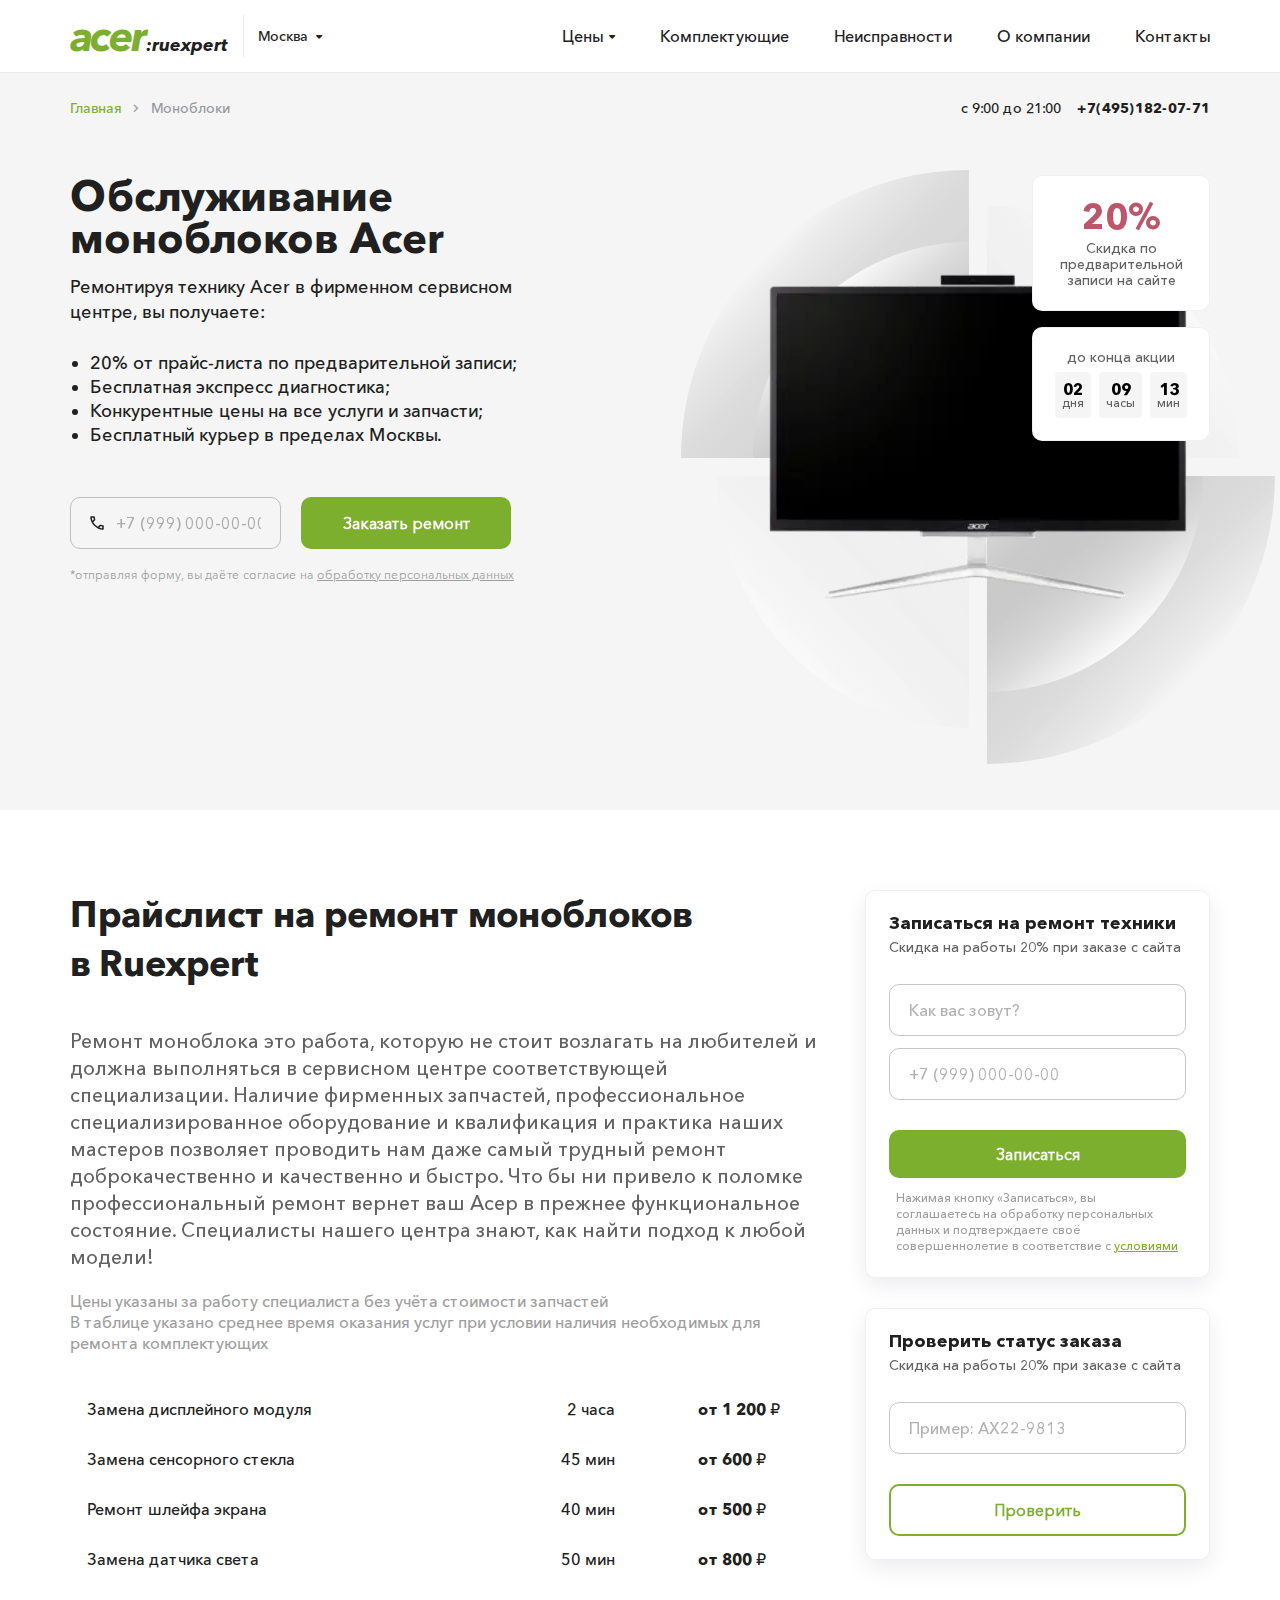
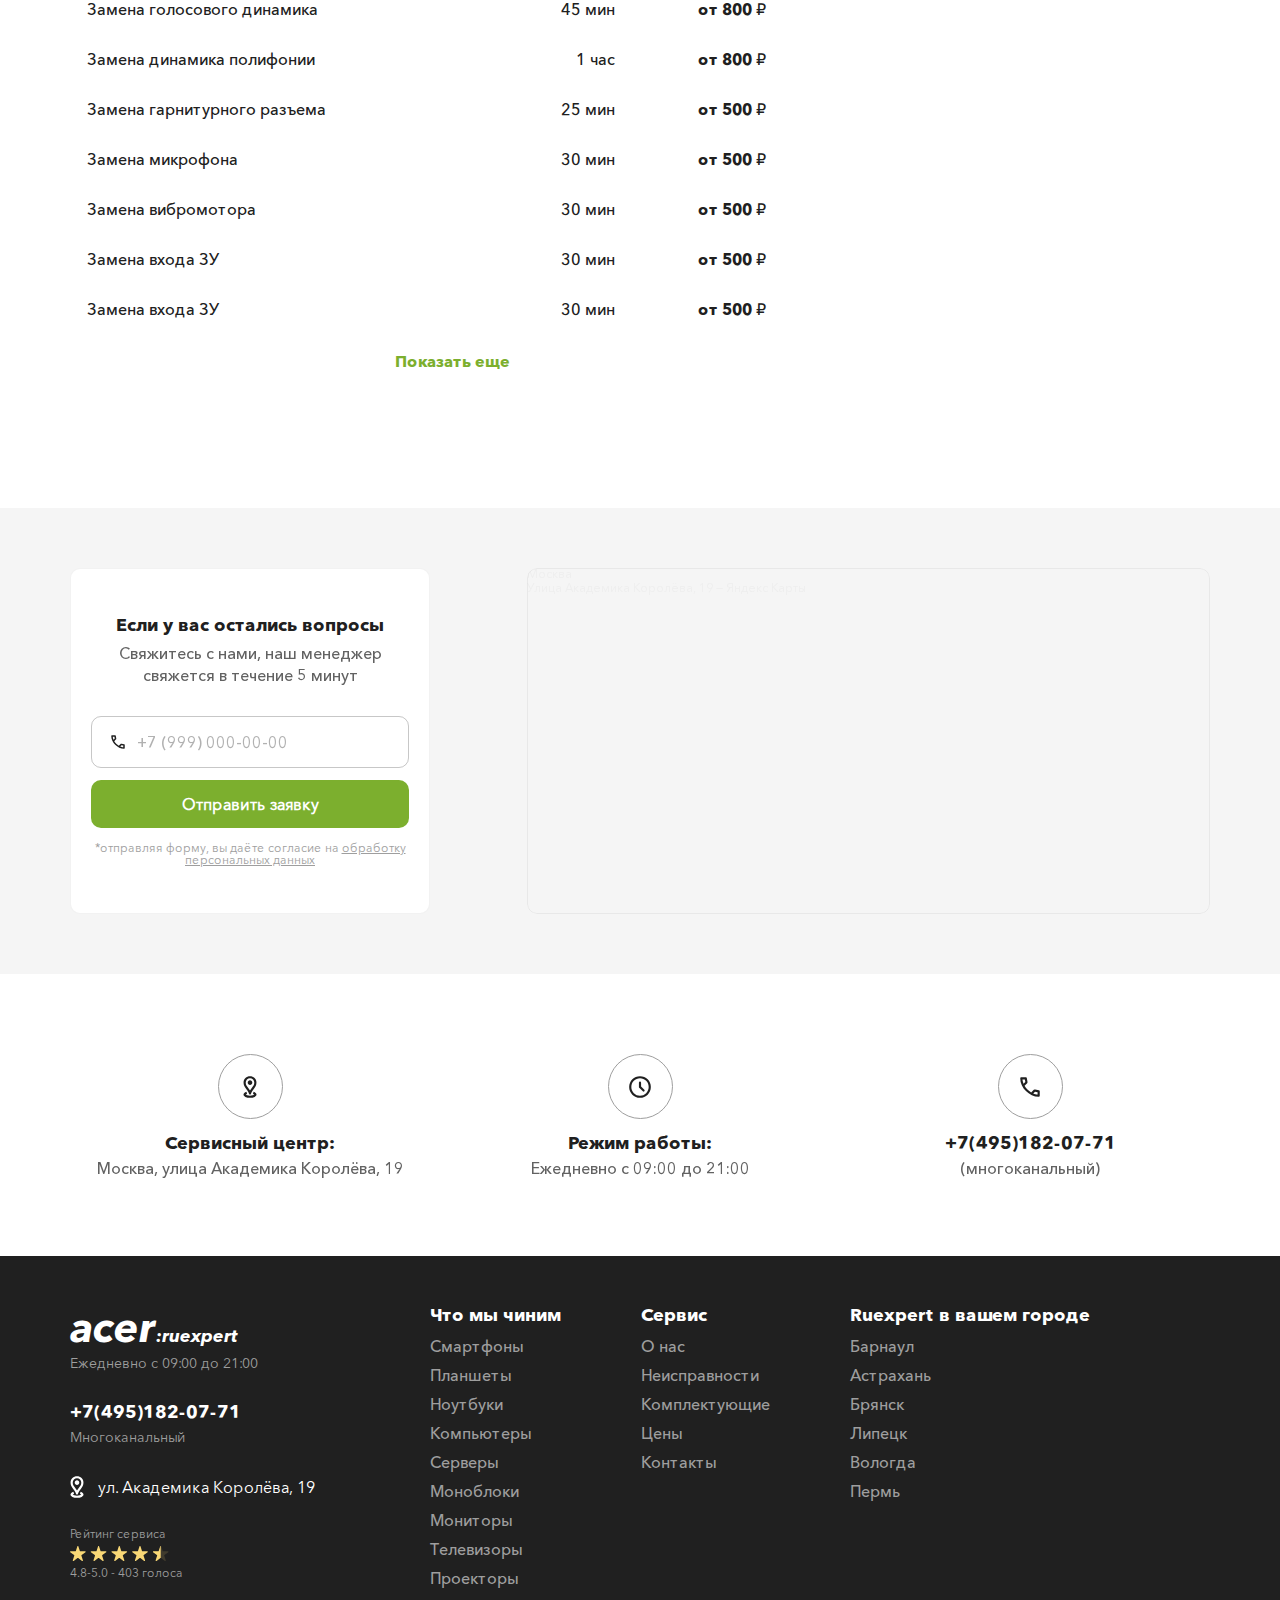
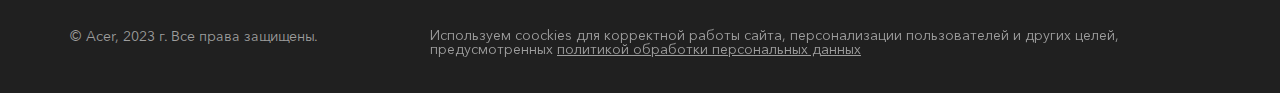
<file: price.html>
<!doctype html><html lang="ru"><head><meta charset="UTF-8"><meta http-equiv="X-UA-Compatible" content="IE=edge"><meta name="viewport" content="width=device-width,initial-scale=1"><link rel="stylesheet" href="static/css/color.css?_v=20230303141232"><link rel="stylesheet" href="css/style.css?_v=20230303141232"><link rel="stylesheet" href="static/css/all.css?_v=20230303141232"><link rel="stylesheet" href="https://cdn.jsdelivr.net/npm/swiper@9/swiper-bundle.min.css?_v=20230303141232"><link rel="apple-touch-icon" sizes="76x76" href="./static/favicon/apple-touch-icon.png"><link rel="icon" type="image/png" sizes="32x32" href="./static/favicon/favicon-32x32.png"><link rel="icon" type="image/png" sizes="16x16" href="./static/favicon/favicon-16x16.png"><link rel="manifest" href="./static/favicon/site.webmanifest"><link rel="mask-icon" href="./static/favicon/safari-pinned-tab.svg" color="#5bbad5"><meta name="msapplication-TileColor" content="#da532c"><meta name="theme-color" content="#ffffff"><title>Цены</title></head><body><main class="main"><div class="blackout"></div><div class="over"></div><div class="close-on-blackout thanks-modal"><h2 class="thanks-modal__title title">Спасибо, ваша заявка отправлена</h2><p class="thanks-modal__subtitle">Менеджер нашего сервисного центра свяжется с вами в течение 5 минут</p><button class="accent-button cross thanks-modal__button"><span>Отлично</span></button> <svg class="cross thanks-modal__cross" width="28" height="28" viewBox="0 0 28 28" fill="none" xmlns="http://www.w3.org/2000/svg"><path d="M21 7L7 21" stroke="white" stroke-width="2" stroke-linecap="round" stroke-linejoin="round"/><path d="M7 7L21 21" stroke="white" stroke-width="2" stroke-linecap="round" stroke-linejoin="round"/></svg></div><div class="close-on-blackout thanks-modal not-found"><h2 class="thanks-modal__title title">Ваш заказ не найден</h2><p class="thanks-modal__subtitle">Возможно, вы неправильно ввели номер заказа. Повторите попытку</p><button class="accent-button cross thanks-modal__button"><span>Попробовать ещё</span></button> <svg class="cross thanks-modal__cross" width="28" height="28" viewBox="0 0 28 28" fill="none" xmlns="http://www.w3.org/2000/svg"><path d="M21 7L7 21" stroke="white" stroke-width="2" stroke-linecap="round" stroke-linejoin="round"/><path d="M7 7L21 21" stroke="white" stroke-width="2" stroke-linecap="round" stroke-linejoin="round"/></svg></div><header class="header"><div class="header__container"><div class="header-inner"><div class="header-logoBx"><a href="./" class="header-logo"><p>acer</p><p>:ruexpert</p></a><div class="header-selectBx"><p class="header-selected">Москва</p><div class="header-variants"><div class="header-variants__item isSelected">Москва</div><div class="header-variants__item">Калининград</div><div class="header-variants__item">Санкт-Петербург</div></div></div></div><nav class="close-on-blackout header-nav"><ul><li class="dropdown"><p class="close-on-blackout header-dropdown">Цены</p><div class="header-dropdownBx"><a href="#" class="header-dropdownBx__item">Смартфон</a> <a href="#" class="header-dropdownBx__item">Ноутбук</a> <a href="#" class="header-dropdownBx__item">Компьютер</a> <a href="#" class="header-dropdownBx__item">Монитор</a> <a href="#" class="header-dropdownBx__item">Телевизор</a> <a href="#" class="header-dropdownBx__item">Моноблок</a> <a href="#" class="header-dropdownBx__item">Проектор</a> <a href="#" class="header-dropdownBx__item">Сервер</a></div></li><li><a href="#" class="">Комплектующие</a></li><li><a href="#" class="">Неисправности</a></li><li><a href="#" class="">О компании</a></li><li><a href="#" class="">Контакты</a></li></ul><div class="header-nav-about"><p class="header-nav-about__address">г. Москва,улица Академика Королёва, 19</p><div class="header-nav-aboutBx"><p class="header-nav-about__time">с 9:00 до 21:00</p><a href="tel: +7(495)182-07-71" class="header-nav-about__phone">+7(495)182-07-71</a></div></div></nav><div class="header-about"><p class="header__time">с 9:00 до 21:00</p><a href="" class="header__phone">+7(495)182-07-71</a><a href="#offer" class="accent-button header__button"><span>Заказать ремонт</span></a></div><div class="close-on-blackout header-burger"><span></span></div></div></div></header><section class="content"><div class="content__container"><div class="content-info"><div class="content-crumbs"><a href="#" class="content-crumbs__item active">Главная</a> <a href="#" class="content-crumbs__item">Моноблоки</a></div><div class="content-contacts" data-observ><p class="content__time">с 9:00 до 21:00</p><a href="tel: +7(495)182-07-71" class="content__phone">+7(495)182-07-71</a></div></div><div class="content-inner"><div class="content__item"><h1 class="content__title">Обслуживание моноблоков Acer</h1><p class="content__subtitle">Ремонтируя технику Acer в фирменном сервисном центре, вы получаете:</p><ul class="content-lists"><li class="content-lists__item">20% от прайс-листа по предварительной записи;</li><li class="content-lists__item">Бесплатная экспресс диагностика;</li><li class="content-lists__item">Конкурентные цены на все услуги и запчасти;</li><li class="content-lists__item">Бесплатный курьер в пределах Москвы.</li></ul><form action="#" class="content-form"><div class="border-input content-inputBx"><input class="animate-input mask-phone" type="text" placeholder="+7 (999) 000-00-00" required> <svg width="14" height="14" viewBox="0 0 14 14" fill="none" xmlns="http://www.w3.org/2000/svg"><path d="M12.9625 13.75C11.35 13.75 9.77825 13.3905 8.24725 12.6715C6.71575 11.953 5.3595 11.003 4.1785 9.8215C2.997 8.6405 2.047 7.28425 1.3285 5.75275C0.6095 4.22175 0.25 2.65 0.25 1.0375C0.25 0.8125 0.325 0.625 0.475 0.475C0.625 0.325 0.8125 0.25 1.0375 0.25H4.075C4.25 0.25 4.40625 0.30625 4.54375 0.41875C4.68125 0.53125 4.7625 0.675 4.7875 0.85L5.275 3.475C5.3 3.65 5.297 3.80925 5.266 3.95275C5.2345 4.09675 5.1625 4.225 5.05 4.3375L3.23125 6.175C3.75625 7.075 4.41575 7.91875 5.20975 8.70625C6.00325 9.49375 6.875 10.175 7.825 10.75L9.5875 8.9875C9.7 8.875 9.847 8.7905 10.0285 8.734C10.2095 8.678 10.3875 8.6625 10.5625 8.6875L13.15 9.2125C13.325 9.25 13.4688 9.33425 13.5812 9.46525C13.6937 9.59675 13.75 9.75 13.75 9.925V12.9625C13.75 13.1875 13.675 13.375 13.525 13.525C13.375 13.675 13.1875 13.75 12.9625 13.75ZM2.51875 4.75L3.75625 3.5125L3.4375 1.75H1.76875C1.83125 2.2625 1.91875 2.76875 2.03125 3.26875C2.14375 3.76875 2.30625 4.2625 2.51875 4.75ZM12.25 12.2125V10.5625L10.4875 10.2062L9.23125 11.4625C9.71875 11.675 10.2157 11.8438 10.7222 11.9688C11.2282 12.0938 11.7375 12.175 12.25 12.2125Z" fill="#202020"/></svg></div><button class="accent-button content__button"><span>Заказать ремонт</span></button></form><p class="content__notice">*отправляя форму, вы даёте согласие на <a href="#">обработку персональных данных</a></p></div><div class="content__item pt_25"><div class="content-imgBx"><picture><source srcset="./images/content/price/main.webp" type="image/webp"><img class="content__img" src="./images/content/price/main.png" alt="ноутбуки"></picture><img class="content__pattern" src="./images/content/pattern.svg" alt="паттерн"></div><div class="content-timerBx"><div class="content-timerBx__item"><p class="content-timerBx__sale">20%</p><p class="content-timerBx__desc">Скидка по предварительной записи на сайте</p></div><div class="content-timerBx__item"><p class="content-timerBx__title">до конца акции</p><div class="content-timer"><div class="content-timer__item"><span class="days">02</span> <span>дня</span></div><div class="content-timer__item"><span class="hours">09</span> <span>часы</span></div><div class="content-timer__item"><span class="minutes">13</span> <span>мин</span></div></div></div></div></div></div></div></section><section class="slide standard-table"><div class="slide__container"><div class="slide-inner"><div class="slide__item"><h2 class="slide__title">Прайслист на ремонт моноблоков в Ruexpert</h2><p class="slide__subtitle">Ремонт моноблока это работа, которую не стоит возлагать на любителей и должна выполняться в сервисном центре соответствующей специализации. Наличие фирменных запчастей, профессиональное специализированное оборудование и квалификация и практика наших мастеров позволяет проводить нам даже самый трудный ремонт доброкачественно и качественно и быстро. Что бы ни привело к поломке профессиональный ремонт вернет ваш Асер в прежнее функциональное состояние. Специалисты нашего центра знают, как найти подход к любой модели!</p><p class="slide__desc">Цены указаны за работу специалиста без учёта стоимости запчастей<br>В таблице указано среднее время оказания услуг при условии наличия необходимых для ремонта комплектующих</p><div class="slide-tableBx"><table id="slide-table" class="blur assortment-table provide-table"><thead><tr><th>Услуга</th><th>Время</th><th>Время</th><th>Цена</th></tr></thead><tbody><tr><td><a href="#">Замена дисплейного модуля</a></td><td><a href="#">2 часа</a></td><td><a href="#"><span>от</span> 1 200 ₽</a></td><td>Смартфон</td></tr><tr><td><a href="#">Замена сенсорного стекла</a></td><td><a href="#">45 мин</a></td><td><a href="#"><span>от</span> 600 ₽</a></td><td>Смартфон</td></tr><tr><td><a href="#">Ремонт шлейфа экрана</a></td><td><a href="#">40 мин</a></td><td><a href="#"><span>от</span> 500 ₽</a></td><td>Смартфон</td></tr><tr><td><a href="#">Замена датчика света</a></td><td><a href="#">50 мин</a></td><td><a href="#"><span>от</span> 800 ₽</a></td><td>Смартфон</td></tr><tr><td><a href="#">Замена голосового динамика</a></td><td><a href="#">45 мин</a></td><td><a href="#"><span>от</span> 800 ₽</a></td><td>Смартфон</td></tr><tr><td><a href="#">Замена динамика полифонии</a></td><td><a href="#">1 час</a></td><td><a href="#"><span>от</span> 800 ₽</a></td><td>Смартфон</td></tr><tr><td><a href="#">Замена гарнитурного разъема</a></td><td><a href="#">25 мин</a></td><td><a href="#"><span>от</span> 500 ₽</a></td><td>Смартфон</td></tr><tr><td><a href="#">Замена микрофона</a></td><td><a href="#">30 мин</a></td><td><a href="#"><span>от</span> 500 ₽</a></td><td>Смартфон</td></tr><tr><td><a href="#">Замена вибромотора</a></td><td><a href="#">30 мин</a></td><td><a href="#"><span>от</span> 500 ₽</a></td><td>Смартфон</td></tr><tr><td><a href="#">Замена входа ЗУ</a></td><td><a href="#">30 мин</a></td><td><a href="#"><span>от</span> 500 ₽</a></td><td>Смартфон</td></tr><tr><td><a href="#">Замена входа ЗУ</a></td><td><a href="#">30 мин</a></td><td><a href="#"><span>от</span> 500 ₽</a></td><td>Смартфон</td></tr></tbody></table><button class="blur assortment__another table-more">Показать еще</button></div></div><div class="slide__item"><div class="slide-formBx"><h3 class="slide-formBx__title">Записаться на ремонт техники</h3><p class="slide-formBx__subtitle">Cкидка на работы 20% при заказе с сайта</p><form class="slide-form"><div class="border-input slide-form-inputBx"><input type="text" class="animate-input" placeholder="Как вас зовут?" required></div><div class="border-input slide-form-inputBx"><input type="text" class="animate-input mask-phone" placeholder="+7 (999) 000-00-00" required></div><button class="accent-button slide-form__button"><span>Записаться</span></button><p class="slide-form__notice">Нажимая кнопку «Записаться», вы соглашаетесь на обработку персональных данных и подтверждаете своё совершеннолетие в соответствие с <a href="#">условиями</a></p></form></div><div class="slide-formBx"><h3 class="slide-formBx__title">Проверить статус заказа</h3><p class="slide-formBx__subtitle">Cкидка на работы 20% при заказе с сайта</p><form class="slide-form"><div class="border-input slide-form-inputBx"><input type="text" class="animate-input mask-code" placeholder="Пример: AX22-9813" required></div><button class="slide-form__button secondary-button">Проверить</button></form></div></div></div></div></section><section class="offer" id="offer"><div class="offer__container"><div class="offer-inner"><div class="offer-formBx"><h2 class="offer__title">Если у вас остались вопросы</h2><p class="offer__subtitle">Свяжитесь с нами, наш менеджер свяжется в течение 5 минут</p><form action="#" class="offer-form"><div class="border-input offer-inputBx"><input class="animate-input mask-phone" id="date" type="text" placeholder="+7 (999) 000-00-00" required> <svg width="14" height="14" viewBox="0 0 14 14" fill="none" xmlns="http://www.w3.org/2000/svg"><path d="M12.9625 13.75C11.35 13.75 9.77825 13.3905 8.24725 12.6715C6.71575 11.953 5.3595 11.003 4.1785 9.8215C2.997 8.6405 2.047 7.28425 1.3285 5.75275C0.6095 4.22175 0.25 2.65 0.25 1.0375C0.25 0.8125 0.325 0.625 0.475 0.475C0.625 0.325 0.8125 0.25 1.0375 0.25H4.075C4.25 0.25 4.40625 0.30625 4.54375 0.41875C4.68125 0.53125 4.7625 0.675 4.7875 0.85L5.275 3.475C5.3 3.65 5.297 3.80925 5.266 3.95275C5.2345 4.09675 5.1625 4.225 5.05 4.3375L3.23125 6.175C3.75625 7.075 4.41575 7.91875 5.20975 8.70625C6.00325 9.49375 6.875 10.175 7.825 10.75L9.5875 8.9875C9.7 8.875 9.847 8.7905 10.0285 8.734C10.2095 8.678 10.3875 8.6625 10.5625 8.6875L13.15 9.2125C13.325 9.25 13.4688 9.33425 13.5812 9.46525C13.6937 9.59675 13.75 9.75 13.75 9.925V12.9625C13.75 13.1875 13.675 13.375 13.525 13.525C13.375 13.675 13.1875 13.75 12.9625 13.75ZM2.51875 4.75L3.75625 3.5125L3.4375 1.75H1.76875C1.83125 2.2625 1.91875 2.76875 2.03125 3.26875C2.14375 3.76875 2.30625 4.2625 2.51875 4.75ZM12.25 12.2125V10.5625L10.4875 10.2062L9.23125 11.4625C9.71875 11.675 10.2157 11.8438 10.7222 11.9688C11.2282 12.0938 11.7375 12.175 12.25 12.2125Z" fill="#202020"/></svg></div><button class="accent-button offer__button"><span>Отправить заявку</span></button></form><p class="offer__notice">*отправляя форму, вы даёте согласие на <a href="#">обработку персональных данных</a></p></div><div class="offer-map"><div style="position:relative;overflow:hidden;"><a href="https://yandex.ru/maps/213/moscow/?utm_medium=mapframe&utm_source=maps" style="color:#eee;font-size:12px;position:absolute;top:0px;">Москва</a><a href="https://yandex.ru/maps/213/moscow/house/ulitsa_akademika_korolyova_19/Z04YcAdkTEwFQFtvfXRzcXhqZQ==/?azimuth=6.281139999462416&ll=37.605646%2C55.821518&utm_medium=mapframe&utm_source=maps&z=16.52" style="color:#eee;font-size:12px;position:absolute;top:14px;">Улица Академика Королёва, 19 — Яндекс Карты</a><iframe src="https://yandex.ru/map-widget/v1/?azimuth=6.281139999462416&ll=37.605646%2C55.821518&mode=search&ol=geo&ouri=ymapsbm1%3A%2F%2Fgeo%3Fdata%3DCgg1Njc2ODYxMhJO0KDQvtGB0YHQuNGPLCDQnNC%2B0YHQutCy0LAsINGD0LvQuNGG0LAg0JDQutCw0LTQtdC80LjQutCwINCa0L7RgNC%2B0LvRkdCy0LAsIDE5IgoNGmsWQhUvSF9C&z=16.52" width="560" height="400" frameborder="1" allowfullscreen="true" style="position:relative;"></iframe></div></div></div></div></section><section class="contacts"><div class="contacts__container"><div class="contacts-box"><div class="contacts__item"><div class="contacts__item-svgBx"><svg width="14" height="22" viewBox="0 0 14 22" fill="none" xmlns="http://www.w3.org/2000/svg"><path d="M7 21.8332C5.08611 21.8332 3.52431 21.5309 2.31458 20.9264C1.10486 20.3212 0.5 19.5401 0.5 18.5832C0.5 17.9512 0.761805 17.4005 1.28542 16.9311C1.80903 16.4616 2.53125 16.0915 3.45208 15.8207L4.075 17.879C3.76806 17.9693 3.48819 18.0823 3.23542 18.2181C2.98264 18.3531 2.81111 18.4748 2.72083 18.5832C2.95556 18.8721 3.49722 19.1248 4.34583 19.3415C5.19444 19.5582 6.07917 19.6665 7 19.6665C7.92083 19.6665 8.81025 19.5582 9.66825 19.3415C10.5255 19.1248 11.0715 18.8721 11.3063 18.5832C11.216 18.4748 11.0444 18.3531 10.7917 18.2181C10.5389 18.0823 10.259 17.9693 9.95208 17.879L10.575 15.8207C11.4958 16.0915 12.2137 16.4616 12.7287 16.9311C13.2429 17.4005 13.5 17.9512 13.5 18.5832C13.5 19.5401 12.8951 20.3212 11.6854 20.9264C10.4757 21.5309 8.91389 21.8332 7 21.8332ZM7 14.6019C7.325 14.0061 7.66806 13.4597 8.02917 12.9628C8.39028 12.4667 8.74236 11.9929 9.08542 11.5415C9.75347 10.6748 10.2861 9.89375 10.6833 9.19825C11.0806 8.50348 11.2792 7.6415 11.2792 6.61234C11.2792 5.42067 10.8639 4.40956 10.0333 3.579C9.20278 2.74845 8.19167 2.33317 7 2.33317C5.80833 2.33317 4.79722 2.74845 3.96667 3.579C3.13611 4.40956 2.72083 5.42067 2.72083 6.61234C2.72083 7.6415 2.91945 8.50348 3.31667 9.19825C3.71389 9.89375 4.24653 10.6748 4.91458 11.5415C5.25764 11.9929 5.60972 12.4667 5.97083 12.9628C6.33194 13.4597 6.675 14.0061 7 14.6019ZM7 18.5832C6.80139 18.5832 6.62083 18.5243 6.45833 18.4066C6.29583 18.2896 6.17847 18.1318 6.10625 17.9332C5.69097 16.6512 5.16736 15.5769 4.53542 14.7103C3.90347 13.8436 3.28958 13.013 2.69375 12.2186C2.11597 11.4241 1.61511 10.6026 1.19117 9.754C0.7665 8.90539 0.554167 7.85817 0.554167 6.61234C0.554167 4.80678 1.17708 3.28109 2.42292 2.03525C3.66875 0.789421 5.19444 0.166504 7 0.166504C8.80556 0.166504 10.3313 0.789421 11.5771 2.03525C12.8229 3.28109 13.4458 4.80678 13.4458 6.61234C13.4458 7.85817 13.2382 8.90539 12.8229 9.754C12.4076 10.6026 11.9021 11.4241 11.3063 12.2186C10.7285 13.013 10.1193 13.8436 9.47867 14.7103C8.83733 15.5769 8.30903 16.6512 7.89375 17.9332C7.82153 18.1318 7.70417 18.2896 7.54167 18.4066C7.37917 18.5243 7.19861 18.5832 7 18.5832ZM7 8.91442C7.63194 8.91442 8.17361 8.68873 8.625 8.23734C9.07639 7.78595 9.30208 7.24428 9.30208 6.61234C9.30208 5.98039 9.07639 5.43873 8.625 4.98734C8.17361 4.53595 7.63194 4.31025 7 4.31025C6.36806 4.31025 5.82639 4.53595 5.375 4.98734C4.92361 5.43873 4.69792 5.98039 4.69792 6.61234C4.69792 7.24428 4.92361 7.78595 5.375 8.23734C5.82639 8.68873 6.36806 8.91442 7 8.91442Z" fill="#202020"/></svg></div><h3 class="contacts__item-title">Сервисный центр:</h3><p class="contacts__item-subtitle">Москва, улица Академика Королёва, 19</p></div><div class="contacts__item"><div class="contacts__item-svgBx"><svg width="22" height="22" viewBox="0 0 22 22" fill="none" xmlns="http://www.w3.org/2000/svg"><path d="M13.8438 15.3603C14.0424 15.5589 14.2861 15.6582 14.575 15.6582C14.8639 15.6582 15.1167 15.5498 15.3333 15.3332C15.5319 15.1346 15.6313 14.8818 15.6313 14.5748C15.6313 14.2679 15.5319 14.0151 15.3333 13.8165L12.0833 10.5665V6.63942C12.0833 6.33248 11.9795 6.0797 11.7719 5.88109C11.5642 5.68248 11.3069 5.58317 11 5.58317C10.6931 5.58317 10.4358 5.68699 10.2281 5.89463C10.0205 6.10227 9.91667 6.35956 9.91667 6.6665V10.9728C9.91667 11.1172 9.94375 11.2571 9.99792 11.3925C10.0521 11.528 10.1333 11.6498 10.2417 11.7582L13.8438 15.3603ZM11 21.8332C9.50139 21.8332 8.09306 21.5488 6.775 20.98C5.45695 20.4113 4.31042 19.6394 3.33542 18.6644C2.36042 17.6894 1.58854 16.5429 1.01979 15.2248C0.451045 13.9068 0.16667 12.4984 0.16667 10.9998C0.16667 9.50123 0.451045 8.09289 1.01979 6.77484C1.58854 5.45678 2.36042 4.31025 3.33542 3.33525C4.31042 2.36025 5.45695 1.58838 6.775 1.01963C8.09306 0.450879 9.50139 0.166504 11 0.166504C12.4986 0.166504 13.9069 0.450879 15.225 1.01963C16.5431 1.58838 17.6896 2.36025 18.6646 3.33525C19.6396 4.31025 20.4115 5.45678 20.9802 6.77484C21.549 8.09289 21.8333 9.50123 21.8333 10.9998C21.8333 12.4984 21.549 13.9068 20.9802 15.2248C20.4115 16.5429 19.6396 17.6894 18.6646 18.6644C17.6896 19.6394 16.5431 20.4113 15.225 20.98C13.9069 21.5488 12.4986 21.8332 11 21.8332ZM11 19.6665C13.4014 19.6665 15.4462 18.8224 17.1344 17.1342C18.8226 15.446 19.6667 13.4012 19.6667 10.9998C19.6667 8.59845 18.8226 6.55366 17.1344 4.86546C15.4462 3.17727 13.4014 2.33317 11 2.33317C8.59861 2.33317 6.55382 3.17727 4.86563 4.86546C3.17743 6.55366 2.33334 8.59845 2.33334 10.9998C2.33334 13.4012 3.17743 15.446 4.86563 17.1342C6.55382 18.8224 8.59861 19.6665 11 19.6665Z" fill="#202020"/></svg></div><h3 class="contacts__item-title">Режим работы:</h3><p class="contacts__item-subtitle">Ежедневно с 09:00 до 21:00</p></div><div class="contacts__item"><div class="contacts__item-svgBx"><svg width="20" height="20" viewBox="0 0 20 20" fill="none" xmlns="http://www.w3.org/2000/svg"><path d="M18.6125 19.75C16.2833 19.75 14.013 19.2307 11.8016 18.1922C9.58942 17.1543 7.63039 15.7821 5.9245 14.0755C4.21789 12.3696 2.84567 10.4106 1.80783 8.19842C0.769278 5.98697 0.25 3.71667 0.25 1.3875C0.25 1.0625 0.358333 0.791667 0.575 0.575C0.791667 0.358333 1.0625 0.25 1.3875 0.25H5.775C6.02778 0.25 6.25347 0.33125 6.45208 0.49375C6.6507 0.65625 6.76806 0.863889 6.80417 1.11667L7.50833 4.90833C7.54444 5.16111 7.54011 5.39114 7.49533 5.59842C7.44983 5.80642 7.34583 5.99167 7.18333 6.15417L4.55625 8.80833C5.31458 10.1083 6.26719 11.3271 7.41408 12.4646C8.56025 13.6021 9.81945 14.5861 11.1917 15.4167L13.7375 12.8708C13.9 12.7083 14.1123 12.5863 14.3745 12.5047C14.6359 12.4238 14.8931 12.4014 15.1458 12.4375L18.8833 13.1958C19.1361 13.25 19.3438 13.3717 19.5063 13.5609C19.6688 13.7509 19.75 13.9722 19.75 14.225V18.6125C19.75 18.9375 19.6417 19.2083 19.425 19.425C19.2083 19.6417 18.9375 19.75 18.6125 19.75ZM3.52708 6.75L5.31458 4.9625L4.85417 2.41667H2.44375C2.53403 3.15694 2.66042 3.88819 2.82292 4.61042C2.98542 5.33264 3.22014 6.04583 3.52708 6.75ZM17.5833 17.5292V15.1458L15.0375 14.6313L13.2229 16.4458C13.9271 16.7528 14.645 16.9965 15.3766 17.1771C16.1075 17.3576 16.8431 17.475 17.5833 17.5292Z" fill="#202020"/></svg></div><a href="tel: +7(495)182-07-71" class="contacts__item-title">+7(495)182-07-71</a><p class="contacts__item-subtitle">(многоканальный)</p></div></div></div></section><footer class="footer"><div class="footer__container"><div class="footer-inner"><div class="footer-about"><div class="footer-logoBx"><div class="footer-logo"><p>acer</p><p>:ruexpert</p></div><p class="footer__time">Ежедневно с 09:00 до 21:00</p></div><div class="footer-info"><div class="footer-phoneBx"><a href="tel: +7(495)182-07-71" class="footer__phone">+7(495)182-07-71</a><p class="footer-phoneBx__desc">Многоканальный</p></div><div class="footer-addressBx"><svg width="14" height="22" viewBox="0 0 14 22" fill="none" xmlns="http://www.w3.org/2000/svg"><path d="M7 21.8333C5.08611 21.8333 3.52431 21.531 2.31458 20.9265C1.10486 20.3213 0.5 19.5402 0.5 18.5833C0.5 17.9513 0.761805 17.4006 1.28542 16.9312C1.80903 16.4617 2.53125 16.0916 3.45208 15.8208L4.075 17.8791C3.76806 17.9694 3.48819 18.0824 3.23542 18.2182C2.98264 18.3532 2.81111 18.4749 2.72083 18.5833C2.95556 18.8722 3.49722 19.1249 4.34583 19.3416C5.19444 19.5583 6.07917 19.6666 7 19.6666C7.92083 19.6666 8.81025 19.5583 9.66825 19.3416C10.5255 19.1249 11.0715 18.8722 11.3063 18.5833C11.216 18.4749 11.0444 18.3532 10.7917 18.2182C10.5389 18.0824 10.259 17.9694 9.95208 17.8791L10.575 15.8208C11.4958 16.0916 12.2137 16.4617 12.7287 16.9312C13.2429 17.4006 13.5 17.9513 13.5 18.5833C13.5 19.5402 12.8951 20.3213 11.6854 20.9265C10.4757 21.531 8.91389 21.8333 7 21.8333ZM7 14.602C7.325 14.0062 7.66806 13.4598 8.02917 12.9629C8.39028 12.4668 8.74236 11.993 9.08542 11.5416C9.75347 10.6749 10.2861 9.89385 10.6833 9.19835C11.0806 8.50357 11.2792 7.6416 11.2792 6.61243C11.2792 5.42076 10.8639 4.40965 10.0333 3.5791C9.20278 2.74854 8.19167 2.33326 7 2.33326C5.80833 2.33326 4.79722 2.74854 3.96667 3.5791C3.13611 4.40965 2.72083 5.42076 2.72083 6.61243C2.72083 7.6416 2.91944 8.50357 3.31667 9.19835C3.71389 9.89385 4.24653 10.6749 4.91458 11.5416C5.25764 11.993 5.60972 12.4668 5.97083 12.9629C6.33194 13.4598 6.675 14.0062 7 14.602ZM7 18.5833C6.80139 18.5833 6.62083 18.5244 6.45833 18.4067C6.29583 18.2897 6.17847 18.1319 6.10625 17.9333C5.69097 16.6513 5.16736 15.577 4.53542 14.7103C3.90347 13.8437 3.28958 13.0131 2.69375 12.2187C2.11597 11.4242 1.61511 10.6027 1.19117 9.7541C0.7665 8.90549 0.554167 7.85826 0.554167 6.61243C0.554167 4.80687 1.17708 3.28118 2.42292 2.03535C3.66875 0.789512 5.19444 0.166595 7 0.166595C8.80556 0.166595 10.3313 0.789512 11.5771 2.03535C12.8229 3.28118 13.4458 4.80687 13.4458 6.61243C13.4458 7.85826 13.2382 8.90549 12.8229 9.7541C12.4076 10.6027 11.9021 11.4242 11.3063 12.2187C10.7285 13.0131 10.1193 13.8437 9.47867 14.7103C8.83733 15.577 8.30903 16.6513 7.89375 17.9333C7.82153 18.1319 7.70417 18.2897 7.54167 18.4067C7.37917 18.5244 7.19861 18.5833 7 18.5833ZM7 8.91451C7.63194 8.91451 8.17361 8.68882 8.625 8.23743C9.07639 7.78604 9.30208 7.24437 9.30208 6.61243C9.30208 5.98048 9.07639 5.43882 8.625 4.98743C8.17361 4.53604 7.63194 4.31035 7 4.31035C6.36806 4.31035 5.82639 4.53604 5.375 4.98743C4.92361 5.43882 4.69792 5.98048 4.69792 6.61243C4.69792 7.24437 4.92361 7.78604 5.375 8.23743C5.82639 8.68882 6.36806 8.91451 7 8.91451Z" fill="white"/></svg><p class="footer__address">ул. Академика Королёва, 19</p></div></div><div class="footer-rateBx"><p class="footer-rateBx__title">Рейтинг сервиса</p><img src="./images/footer/stars.svg" alt="" class="footer-rateBx__stars"><p class="footer-rateBx__desc">4.8-5.0 - 403 голоса</p></div><p class="footer-copyright">© Acer, 2023 г. Все права защищены.</p></div><div class="footer-pages"><div class="footer-box"><div class="footer-item"><h3 class="footer-item__title">Что мы чиним</h3><div class="footer-lists"><a href="">Смартфоны</a> <a href="">Планшеты</a> <a href="">Ноутбуки</a> <a href="">Компьютеры</a> <a href="">Серверы</a> <a href="">Моноблоки</a> <a href="">Мониторы</a> <a href="">Телевизоры</a> <a href="">Проекторы</a></div></div><div class="footer-item"><h3 class="footer-item__title">Сервис</h3><div class="footer-lists"><a href="">О нас</a> <a href="">Неисправности</a> <a href="">Комплектующие</a> <a href="">Цены</a> <a href="">Контакты</a></div></div><div class="footer-item"><h3 class="footer-item__title">Ruexpert в вашем городе</h3><div class="footer-lists"><a href="">Барнаул</a> <a href="">Астрахань</a> <a href="">Брянск</a> <a href="">Липецк</a> <a href="">Вологда</a> <a href="">Пермь</a></div></div></div><div class="footer-helper"><div class="footer-rateBx"><p class="footer-rateBx__title">Рейтинг сервиса</p><img src="./images/footer/stars.svg" alt="" class="footer-rateBx__stars"><p class="footer-rateBx__desc">4.8-5.0 - 403 голоса</p></div><p class="footer-copyright">© Acer, 2023 г. Все права защищены.</p></div><p class="footer-cookies">Используем coockies для корректной работы сайта, персонализации пользователей и других целей, предусмотренных <a href="#">политикой обработки персональных данных</a></p></div></div></div></footer><script defer="defer" src="static/plugins/jquery.min.js?_v=20230303141232"></script><script defer="defer" src="static/plugins/jquery.maskedinput.min.js?_v=20230303141232"></script><script defer="defer" src="static/plugins/jquery.spincrement.min.js?_v=20230303141232"></script><script defer="defer" type="text/javascript" charset="utf8" src="https://cdn.datatables.net/1.13.2/js/jquery.dataTables.js?_v=20230303141232"></script><script defer="defer" src="https://cdn.datatables.net/select/1.3.1/js/dataTables.select.min.js?_v=20230303141232"></script><script src="https://cdn.jsdelivr.net/npm/swiper@9/swiper-bundle.min.js?_v=20230303141232"></script><script defer="defer" src="js/app.js?_v=20230303141232"></script></main></body></html>
</file>
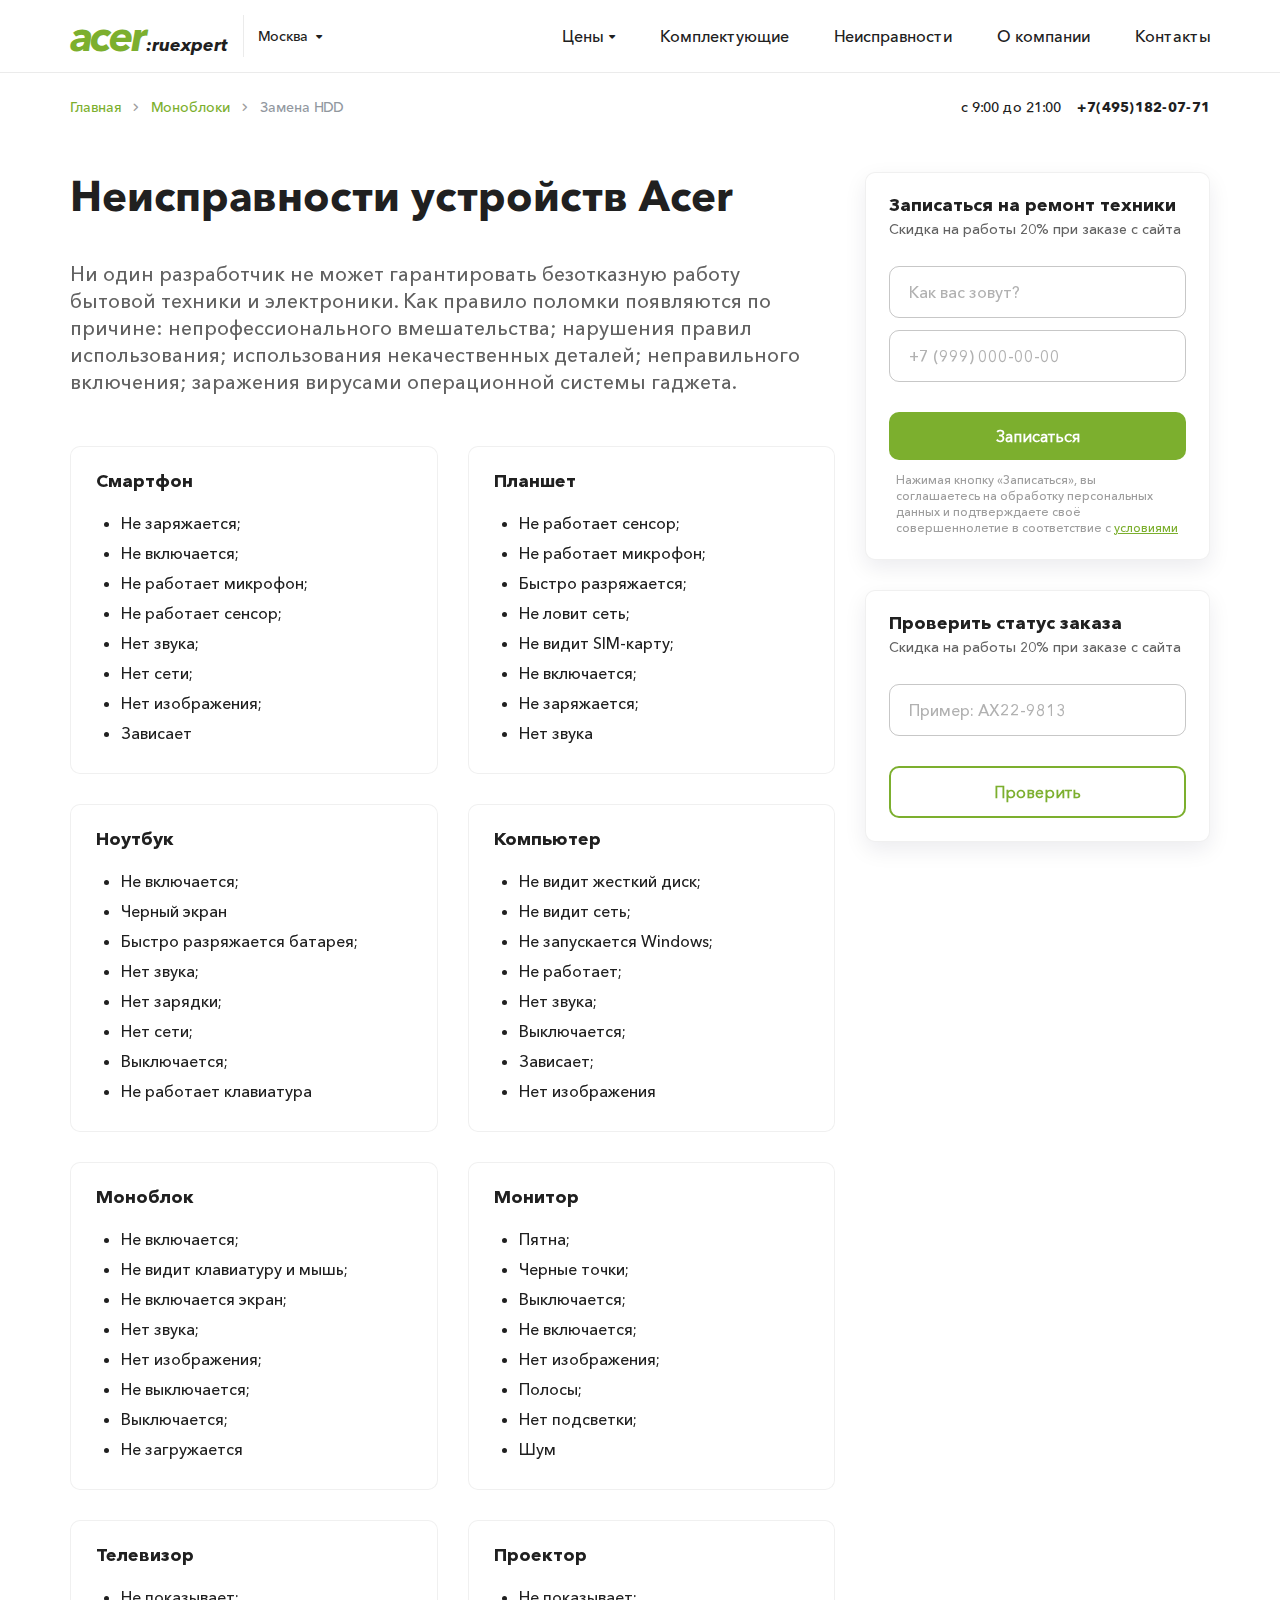
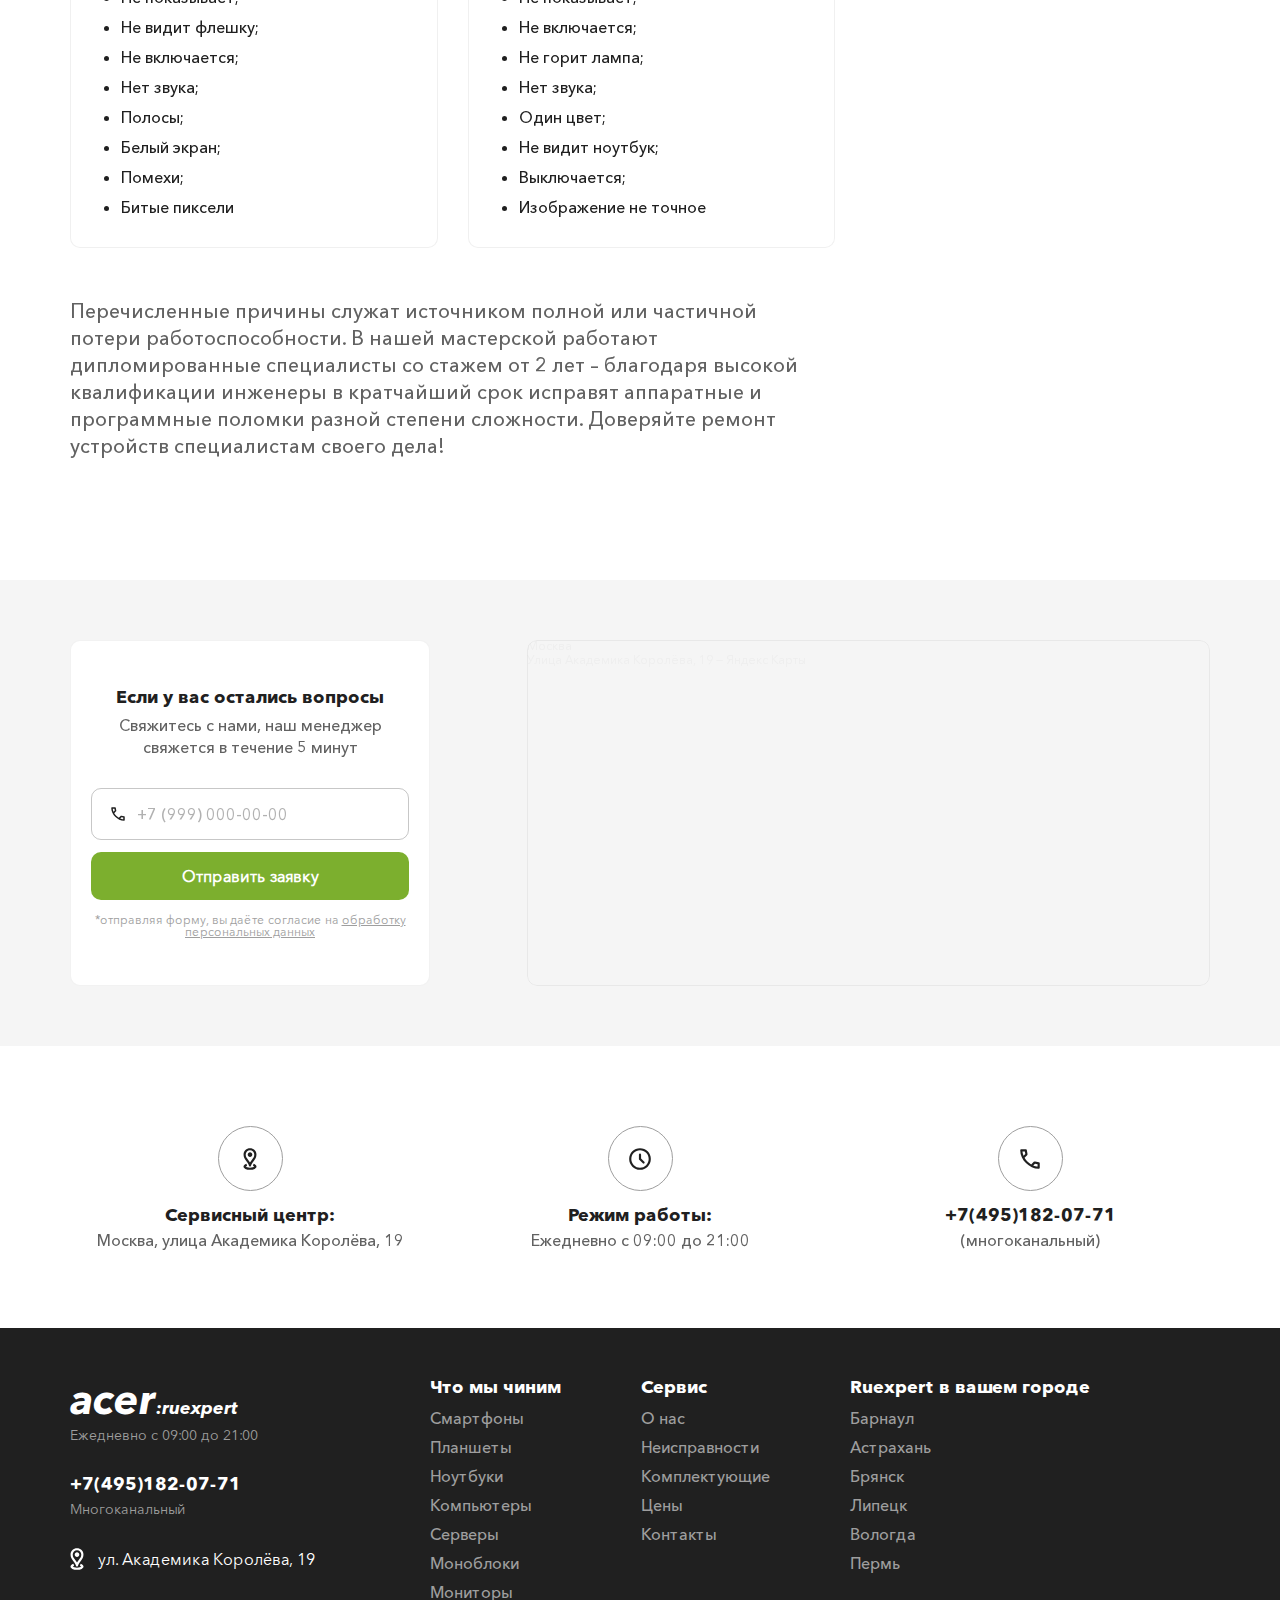
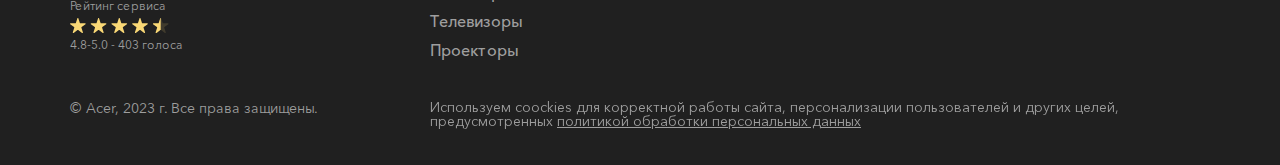
<file: problems.html>
<!doctype html><html lang="ru"><head><meta charset="UTF-8"><meta http-equiv="X-UA-Compatible" content="IE=edge"><meta name="viewport" content="width=device-width,initial-scale=1"><link rel="stylesheet" href="static/css/color.css?_v=20230303141232"><link rel="stylesheet" href="css/style.css?_v=20230303141232"><link rel="stylesheet" href="static/css/all.css?_v=20230303141232"><link rel="stylesheet" href="https://cdn.jsdelivr.net/npm/swiper@9/swiper-bundle.min.css?_v=20230303141232"><link rel="apple-touch-icon" sizes="76x76" href="./static/favicon/apple-touch-icon.png"><link rel="icon" type="image/png" sizes="32x32" href="./static/favicon/favicon-32x32.png"><link rel="icon" type="image/png" sizes="16x16" href="./static/favicon/favicon-16x16.png"><link rel="manifest" href="./static/favicon/site.webmanifest"><link rel="mask-icon" href="./static/favicon/safari-pinned-tab.svg" color="#5bbad5"><meta name="msapplication-TileColor" content="#da532c"><meta name="theme-color" content="#ffffff"><title>Неисправности</title></head><body><main class="main"><div class="blackout"></div><div class="over"></div><div class="close-on-blackout thanks-modal"><h2 class="thanks-modal__title title">Спасибо, ваша заявка отправлена</h2><p class="thanks-modal__subtitle">Менеджер нашего сервисного центра свяжется с вами в течение 5 минут</p><button class="accent-button cross thanks-modal__button"><span>Отлично</span></button> <svg class="cross thanks-modal__cross" width="28" height="28" viewBox="0 0 28 28" fill="none" xmlns="http://www.w3.org/2000/svg"><path d="M21 7L7 21" stroke="white" stroke-width="2" stroke-linecap="round" stroke-linejoin="round"/><path d="M7 7L21 21" stroke="white" stroke-width="2" stroke-linecap="round" stroke-linejoin="round"/></svg></div><div class="close-on-blackout thanks-modal not-found"><h2 class="thanks-modal__title title">Ваш заказ не найден</h2><p class="thanks-modal__subtitle">Возможно, вы неправильно ввели номер заказа. Повторите попытку</p><button class="accent-button cross thanks-modal__button"><span>Попробовать ещё</span></button> <svg class="cross thanks-modal__cross" width="28" height="28" viewBox="0 0 28 28" fill="none" xmlns="http://www.w3.org/2000/svg"><path d="M21 7L7 21" stroke="white" stroke-width="2" stroke-linecap="round" stroke-linejoin="round"/><path d="M7 7L21 21" stroke="white" stroke-width="2" stroke-linecap="round" stroke-linejoin="round"/></svg></div><header class="header"><div class="header__container"><div class="header-inner"><div class="header-logoBx"><a href="./" class="header-logo"><p>acer</p><p>:ruexpert</p></a><div class="header-selectBx"><p class="header-selected">Москва</p><div class="header-variants"><div class="header-variants__item isSelected">Москва</div><div class="header-variants__item">Калининград</div><div class="header-variants__item">Санкт-Петербург</div></div></div></div><nav class="close-on-blackout header-nav"><ul><li class="dropdown"><p class="close-on-blackout header-dropdown">Цены</p><div class="header-dropdownBx"><a href="#" class="header-dropdownBx__item">Смартфон</a> <a href="#" class="header-dropdownBx__item">Ноутбук</a> <a href="#" class="header-dropdownBx__item">Компьютер</a> <a href="#" class="header-dropdownBx__item">Монитор</a> <a href="#" class="header-dropdownBx__item">Телевизор</a> <a href="#" class="header-dropdownBx__item">Моноблок</a> <a href="#" class="header-dropdownBx__item">Проектор</a> <a href="#" class="header-dropdownBx__item">Сервер</a></div></li><li><a href="#" class="">Комплектующие</a></li><li><a href="#" class="">Неисправности</a></li><li><a href="#" class="">О компании</a></li><li><a href="#" class="">Контакты</a></li></ul><div class="header-nav-about"><p class="header-nav-about__address">г. Москва,улица Академика Королёва, 19</p><div class="header-nav-aboutBx"><p class="header-nav-about__time">с 9:00 до 21:00</p><a href="tel: +7(495)182-07-71" class="header-nav-about__phone">+7(495)182-07-71</a></div></div></nav><div class="header-about"><p class="header__time">с 9:00 до 21:00</p><a href="" class="header__phone">+7(495)182-07-71</a><a href="#offer" class="accent-button header__button"><span>Заказать ремонт</span></a></div><div class="close-on-blackout header-burger"><span></span></div></div></div></header><section class="breakdown slide"><div class="slide__container"><div class="breakdown-info content-info"><div class="content-crumbs"><a href="#" class="content-crumbs__item active">Главная</a> <a href="#" class="content-crumbs__item active">Моноблоки</a> <a href="#" class="content-crumbs__item">Замена HDD</a></div><div class="content-contacts" data-observ><p class="content__time">с 9:00 до 21:00</p><a href="tel: +7(495)182-07-71" class="content__phone">+7(495)182-07-71</a></div></div><div class="breakdown-inner problems-inner slide-inner"><div class="slide__item"><h2 class="breakdown__title slide__title">Неисправности устройств Acer</h2><p class="slide__subtitle">Ни один разработчик не может гарантировать безотказную работу бытовой техники и электроники. Как правило поломки появляются по причине: непрофессионального вмешательства; нарушения правил использования; использования некачественных деталей; неправильного включения; заражения вирусами операционной системы гаджета.</p><div class="problems-helper"><div class="problems-slider swiper"><div class="problems-wrapper swiper-wrapper"><div class="problems__item swiper-slide"><h3 class="problems__item-title">Смартфон</h3><ul class="problems-lists"><li>Не заряжается;</li><li>Не включается;</li><li>Не работает микрофон;</li><li>Не работает сенсор;</li><li>Нет звука;</li><li>Нет сети;</li><li>Нет изображения;</li><li>Зависает</li></ul></div><div class="problems__item swiper-slide"><h3 class="problems__item-title">Планшет</h3><ul class="problems-lists"><li>Не работает сенсор;</li><li>Не работает микрофон;</li><li>Быстро разряжается;</li><li>Не ловит сеть;</li><li>Не видит SIM-карту;</li><li>Не включается;</li><li>Не заряжается;</li><li>Нет звука</li></ul></div><div class="problems__item swiper-slide"><h3 class="problems__item-title">Ноутбук</h3><ul class="problems-lists"><li>Не включается;</li><li>Черный экран</li><li>Быстро разряжается батарея;</li><li>Нет звука;</li><li>Нет зарядки;</li><li>Нет сети;</li><li>Выключается;</li><li>Не работает клавиатура</li></ul></div><div class="problems__item swiper-slide"><h3 class="problems__item-title">Компьютер</h3><ul class="problems-lists"><li>Не видит жесткий диск;</li><li>Не видит сеть;</li><li>Не запускается Windows;</li><li>Не работает;</li><li>Нет звука;</li><li>Выключается;</li><li>Зависает;</li><li>Нет изображения</li></ul></div><div class="problems__item swiper-slide"><h3 class="problems__item-title">Моноблок</h3><ul class="problems-lists"><li>Не включается;</li><li>Не видит клавиатуру и мышь;</li><li>Не включается экран;</li><li>Нет звука;</li><li>Нет изображения;</li><li>Не выключается;</li><li>Выключается;</li><li>Не загружается</li></ul></div><div class="problems__item swiper-slide"><h3 class="problems__item-title">Монитор</h3><ul class="problems-lists"><li>Пятна;</li><li>Черные точки;</li><li>Выключается;</li><li>Не включается;</li><li>Нет изображения;</li><li>Полосы;</li><li>Нет подсветки;</li><li>Шум</li></ul></div><div class="problems__item swiper-slide"><h3 class="problems__item-title">Телевизор</h3><ul class="problems-lists"><li>Не показывает;</li><li>Не видит флешку;</li><li>Не включается;</li><li>Нет звука;</li><li>Полосы;</li><li>Белый экран;</li><li>Помехи;</li><li>Битые пиксели</li></ul></div><div class="problems__item swiper-slide"><h3 class="problems__item-title">Проектор</h3><ul class="problems-lists"><li>Не показывает;</li><li>Не включается;</li><li>Не горит лампа;</li><li>Нет звука;</li><li>Один цвет;</li><li>Не видит ноутбук;</li><li>Выключается;</li><li>Изображение не точное</li></ul></div></div></div></div><p class="slide__subtitle problems__subtitle">Перечисленные причины служат источником полной или частичной потери работоспособности. В нашей мастерской работают дипломированные специалисты со стажем от 2 лет – благодаря высокой квалификации инженеры в кратчайший срок исправят аппаратные и программные поломки разной степени сложности. Доверяйте ремонт устройств специалистам своего дела!</p></div><div class="slide__item"><div class="slide-formBx"><h3 class="slide-formBx__title">Записаться на ремонт техники</h3><p class="slide-formBx__subtitle">Cкидка на работы 20% при заказе с сайта</p><form class="slide-form"><div class="border-input slide-form-inputBx"><input type="text" class="animate-input" placeholder="Как вас зовут?" required></div><div class="border-input slide-form-inputBx"><input type="text" class="animate-input mask-phone" placeholder="+7 (999) 000-00-00" required></div><button class="accent-button slide-form__button"><span>Записаться</span></button><p class="slide-form__notice">Нажимая кнопку «Записаться», вы соглашаетесь на обработку персональных данных и подтверждаете своё совершеннолетие в соответствие с <a href="#">условиями</a></p></form></div><div class="slide-formBx"><h3 class="slide-formBx__title">Проверить статус заказа</h3><p class="slide-formBx__subtitle">Cкидка на работы 20% при заказе с сайта</p><form class="slide-form"><div class="border-input slide-form-inputBx"><input type="text" class="animate-input mask-code" placeholder="Пример: AX22-9813" required></div><button class="slide-form__button secondary-button">Проверить</button></form></div></div></div></div></section><section class="offer" id="offer"><div class="offer__container"><div class="offer-inner"><div class="offer-formBx"><h2 class="offer__title">Если у вас остались вопросы</h2><p class="offer__subtitle">Свяжитесь с нами, наш менеджер свяжется в течение 5 минут</p><form action="#" class="offer-form"><div class="border-input offer-inputBx"><input class="animate-input mask-phone" id="date" type="text" placeholder="+7 (999) 000-00-00" required> <svg width="14" height="14" viewBox="0 0 14 14" fill="none" xmlns="http://www.w3.org/2000/svg"><path d="M12.9625 13.75C11.35 13.75 9.77825 13.3905 8.24725 12.6715C6.71575 11.953 5.3595 11.003 4.1785 9.8215C2.997 8.6405 2.047 7.28425 1.3285 5.75275C0.6095 4.22175 0.25 2.65 0.25 1.0375C0.25 0.8125 0.325 0.625 0.475 0.475C0.625 0.325 0.8125 0.25 1.0375 0.25H4.075C4.25 0.25 4.40625 0.30625 4.54375 0.41875C4.68125 0.53125 4.7625 0.675 4.7875 0.85L5.275 3.475C5.3 3.65 5.297 3.80925 5.266 3.95275C5.2345 4.09675 5.1625 4.225 5.05 4.3375L3.23125 6.175C3.75625 7.075 4.41575 7.91875 5.20975 8.70625C6.00325 9.49375 6.875 10.175 7.825 10.75L9.5875 8.9875C9.7 8.875 9.847 8.7905 10.0285 8.734C10.2095 8.678 10.3875 8.6625 10.5625 8.6875L13.15 9.2125C13.325 9.25 13.4688 9.33425 13.5812 9.46525C13.6937 9.59675 13.75 9.75 13.75 9.925V12.9625C13.75 13.1875 13.675 13.375 13.525 13.525C13.375 13.675 13.1875 13.75 12.9625 13.75ZM2.51875 4.75L3.75625 3.5125L3.4375 1.75H1.76875C1.83125 2.2625 1.91875 2.76875 2.03125 3.26875C2.14375 3.76875 2.30625 4.2625 2.51875 4.75ZM12.25 12.2125V10.5625L10.4875 10.2062L9.23125 11.4625C9.71875 11.675 10.2157 11.8438 10.7222 11.9688C11.2282 12.0938 11.7375 12.175 12.25 12.2125Z" fill="#202020"/></svg></div><button class="accent-button offer__button"><span>Отправить заявку</span></button></form><p class="offer__notice">*отправляя форму, вы даёте согласие на <a href="#">обработку персональных данных</a></p></div><div class="offer-map"><div style="position:relative;overflow:hidden;"><a href="https://yandex.ru/maps/213/moscow/?utm_medium=mapframe&utm_source=maps" style="color:#eee;font-size:12px;position:absolute;top:0px;">Москва</a><a href="https://yandex.ru/maps/213/moscow/house/ulitsa_akademika_korolyova_19/Z04YcAdkTEwFQFtvfXRzcXhqZQ==/?azimuth=6.281139999462416&ll=37.605646%2C55.821518&utm_medium=mapframe&utm_source=maps&z=16.52" style="color:#eee;font-size:12px;position:absolute;top:14px;">Улица Академика Королёва, 19 — Яндекс Карты</a><iframe src="https://yandex.ru/map-widget/v1/?azimuth=6.281139999462416&ll=37.605646%2C55.821518&mode=search&ol=geo&ouri=ymapsbm1%3A%2F%2Fgeo%3Fdata%3DCgg1Njc2ODYxMhJO0KDQvtGB0YHQuNGPLCDQnNC%2B0YHQutCy0LAsINGD0LvQuNGG0LAg0JDQutCw0LTQtdC80LjQutCwINCa0L7RgNC%2B0LvRkdCy0LAsIDE5IgoNGmsWQhUvSF9C&z=16.52" width="560" height="400" frameborder="1" allowfullscreen="true" style="position:relative;"></iframe></div></div></div></div></section><section class="contacts"><div class="contacts__container"><div class="contacts-box"><div class="contacts__item"><div class="contacts__item-svgBx"><svg width="14" height="22" viewBox="0 0 14 22" fill="none" xmlns="http://www.w3.org/2000/svg"><path d="M7 21.8332C5.08611 21.8332 3.52431 21.5309 2.31458 20.9264C1.10486 20.3212 0.5 19.5401 0.5 18.5832C0.5 17.9512 0.761805 17.4005 1.28542 16.9311C1.80903 16.4616 2.53125 16.0915 3.45208 15.8207L4.075 17.879C3.76806 17.9693 3.48819 18.0823 3.23542 18.2181C2.98264 18.3531 2.81111 18.4748 2.72083 18.5832C2.95556 18.8721 3.49722 19.1248 4.34583 19.3415C5.19444 19.5582 6.07917 19.6665 7 19.6665C7.92083 19.6665 8.81025 19.5582 9.66825 19.3415C10.5255 19.1248 11.0715 18.8721 11.3063 18.5832C11.216 18.4748 11.0444 18.3531 10.7917 18.2181C10.5389 18.0823 10.259 17.9693 9.95208 17.879L10.575 15.8207C11.4958 16.0915 12.2137 16.4616 12.7287 16.9311C13.2429 17.4005 13.5 17.9512 13.5 18.5832C13.5 19.5401 12.8951 20.3212 11.6854 20.9264C10.4757 21.5309 8.91389 21.8332 7 21.8332ZM7 14.6019C7.325 14.0061 7.66806 13.4597 8.02917 12.9628C8.39028 12.4667 8.74236 11.9929 9.08542 11.5415C9.75347 10.6748 10.2861 9.89375 10.6833 9.19825C11.0806 8.50348 11.2792 7.6415 11.2792 6.61234C11.2792 5.42067 10.8639 4.40956 10.0333 3.579C9.20278 2.74845 8.19167 2.33317 7 2.33317C5.80833 2.33317 4.79722 2.74845 3.96667 3.579C3.13611 4.40956 2.72083 5.42067 2.72083 6.61234C2.72083 7.6415 2.91945 8.50348 3.31667 9.19825C3.71389 9.89375 4.24653 10.6748 4.91458 11.5415C5.25764 11.9929 5.60972 12.4667 5.97083 12.9628C6.33194 13.4597 6.675 14.0061 7 14.6019ZM7 18.5832C6.80139 18.5832 6.62083 18.5243 6.45833 18.4066C6.29583 18.2896 6.17847 18.1318 6.10625 17.9332C5.69097 16.6512 5.16736 15.5769 4.53542 14.7103C3.90347 13.8436 3.28958 13.013 2.69375 12.2186C2.11597 11.4241 1.61511 10.6026 1.19117 9.754C0.7665 8.90539 0.554167 7.85817 0.554167 6.61234C0.554167 4.80678 1.17708 3.28109 2.42292 2.03525C3.66875 0.789421 5.19444 0.166504 7 0.166504C8.80556 0.166504 10.3313 0.789421 11.5771 2.03525C12.8229 3.28109 13.4458 4.80678 13.4458 6.61234C13.4458 7.85817 13.2382 8.90539 12.8229 9.754C12.4076 10.6026 11.9021 11.4241 11.3063 12.2186C10.7285 13.013 10.1193 13.8436 9.47867 14.7103C8.83733 15.5769 8.30903 16.6512 7.89375 17.9332C7.82153 18.1318 7.70417 18.2896 7.54167 18.4066C7.37917 18.5243 7.19861 18.5832 7 18.5832ZM7 8.91442C7.63194 8.91442 8.17361 8.68873 8.625 8.23734C9.07639 7.78595 9.30208 7.24428 9.30208 6.61234C9.30208 5.98039 9.07639 5.43873 8.625 4.98734C8.17361 4.53595 7.63194 4.31025 7 4.31025C6.36806 4.31025 5.82639 4.53595 5.375 4.98734C4.92361 5.43873 4.69792 5.98039 4.69792 6.61234C4.69792 7.24428 4.92361 7.78595 5.375 8.23734C5.82639 8.68873 6.36806 8.91442 7 8.91442Z" fill="#202020"/></svg></div><h3 class="contacts__item-title">Сервисный центр:</h3><p class="contacts__item-subtitle">Москва, улица Академика Королёва, 19</p></div><div class="contacts__item"><div class="contacts__item-svgBx"><svg width="22" height="22" viewBox="0 0 22 22" fill="none" xmlns="http://www.w3.org/2000/svg"><path d="M13.8438 15.3603C14.0424 15.5589 14.2861 15.6582 14.575 15.6582C14.8639 15.6582 15.1167 15.5498 15.3333 15.3332C15.5319 15.1346 15.6313 14.8818 15.6313 14.5748C15.6313 14.2679 15.5319 14.0151 15.3333 13.8165L12.0833 10.5665V6.63942C12.0833 6.33248 11.9795 6.0797 11.7719 5.88109C11.5642 5.68248 11.3069 5.58317 11 5.58317C10.6931 5.58317 10.4358 5.68699 10.2281 5.89463C10.0205 6.10227 9.91667 6.35956 9.91667 6.6665V10.9728C9.91667 11.1172 9.94375 11.2571 9.99792 11.3925C10.0521 11.528 10.1333 11.6498 10.2417 11.7582L13.8438 15.3603ZM11 21.8332C9.50139 21.8332 8.09306 21.5488 6.775 20.98C5.45695 20.4113 4.31042 19.6394 3.33542 18.6644C2.36042 17.6894 1.58854 16.5429 1.01979 15.2248C0.451045 13.9068 0.16667 12.4984 0.16667 10.9998C0.16667 9.50123 0.451045 8.09289 1.01979 6.77484C1.58854 5.45678 2.36042 4.31025 3.33542 3.33525C4.31042 2.36025 5.45695 1.58838 6.775 1.01963C8.09306 0.450879 9.50139 0.166504 11 0.166504C12.4986 0.166504 13.9069 0.450879 15.225 1.01963C16.5431 1.58838 17.6896 2.36025 18.6646 3.33525C19.6396 4.31025 20.4115 5.45678 20.9802 6.77484C21.549 8.09289 21.8333 9.50123 21.8333 10.9998C21.8333 12.4984 21.549 13.9068 20.9802 15.2248C20.4115 16.5429 19.6396 17.6894 18.6646 18.6644C17.6896 19.6394 16.5431 20.4113 15.225 20.98C13.9069 21.5488 12.4986 21.8332 11 21.8332ZM11 19.6665C13.4014 19.6665 15.4462 18.8224 17.1344 17.1342C18.8226 15.446 19.6667 13.4012 19.6667 10.9998C19.6667 8.59845 18.8226 6.55366 17.1344 4.86546C15.4462 3.17727 13.4014 2.33317 11 2.33317C8.59861 2.33317 6.55382 3.17727 4.86563 4.86546C3.17743 6.55366 2.33334 8.59845 2.33334 10.9998C2.33334 13.4012 3.17743 15.446 4.86563 17.1342C6.55382 18.8224 8.59861 19.6665 11 19.6665Z" fill="#202020"/></svg></div><h3 class="contacts__item-title">Режим работы:</h3><p class="contacts__item-subtitle">Ежедневно с 09:00 до 21:00</p></div><div class="contacts__item"><div class="contacts__item-svgBx"><svg width="20" height="20" viewBox="0 0 20 20" fill="none" xmlns="http://www.w3.org/2000/svg"><path d="M18.6125 19.75C16.2833 19.75 14.013 19.2307 11.8016 18.1922C9.58942 17.1543 7.63039 15.7821 5.9245 14.0755C4.21789 12.3696 2.84567 10.4106 1.80783 8.19842C0.769278 5.98697 0.25 3.71667 0.25 1.3875C0.25 1.0625 0.358333 0.791667 0.575 0.575C0.791667 0.358333 1.0625 0.25 1.3875 0.25H5.775C6.02778 0.25 6.25347 0.33125 6.45208 0.49375C6.6507 0.65625 6.76806 0.863889 6.80417 1.11667L7.50833 4.90833C7.54444 5.16111 7.54011 5.39114 7.49533 5.59842C7.44983 5.80642 7.34583 5.99167 7.18333 6.15417L4.55625 8.80833C5.31458 10.1083 6.26719 11.3271 7.41408 12.4646C8.56025 13.6021 9.81945 14.5861 11.1917 15.4167L13.7375 12.8708C13.9 12.7083 14.1123 12.5863 14.3745 12.5047C14.6359 12.4238 14.8931 12.4014 15.1458 12.4375L18.8833 13.1958C19.1361 13.25 19.3438 13.3717 19.5063 13.5609C19.6688 13.7509 19.75 13.9722 19.75 14.225V18.6125C19.75 18.9375 19.6417 19.2083 19.425 19.425C19.2083 19.6417 18.9375 19.75 18.6125 19.75ZM3.52708 6.75L5.31458 4.9625L4.85417 2.41667H2.44375C2.53403 3.15694 2.66042 3.88819 2.82292 4.61042C2.98542 5.33264 3.22014 6.04583 3.52708 6.75ZM17.5833 17.5292V15.1458L15.0375 14.6313L13.2229 16.4458C13.9271 16.7528 14.645 16.9965 15.3766 17.1771C16.1075 17.3576 16.8431 17.475 17.5833 17.5292Z" fill="#202020"/></svg></div><a href="tel: +7(495)182-07-71" class="contacts__item-title">+7(495)182-07-71</a><p class="contacts__item-subtitle">(многоканальный)</p></div></div></div></section><footer class="footer"><div class="footer__container"><div class="footer-inner"><div class="footer-about"><div class="footer-logoBx"><div class="footer-logo"><p>acer</p><p>:ruexpert</p></div><p class="footer__time">Ежедневно с 09:00 до 21:00</p></div><div class="footer-info"><div class="footer-phoneBx"><a href="tel: +7(495)182-07-71" class="footer__phone">+7(495)182-07-71</a><p class="footer-phoneBx__desc">Многоканальный</p></div><div class="footer-addressBx"><svg width="14" height="22" viewBox="0 0 14 22" fill="none" xmlns="http://www.w3.org/2000/svg"><path d="M7 21.8333C5.08611 21.8333 3.52431 21.531 2.31458 20.9265C1.10486 20.3213 0.5 19.5402 0.5 18.5833C0.5 17.9513 0.761805 17.4006 1.28542 16.9312C1.80903 16.4617 2.53125 16.0916 3.45208 15.8208L4.075 17.8791C3.76806 17.9694 3.48819 18.0824 3.23542 18.2182C2.98264 18.3532 2.81111 18.4749 2.72083 18.5833C2.95556 18.8722 3.49722 19.1249 4.34583 19.3416C5.19444 19.5583 6.07917 19.6666 7 19.6666C7.92083 19.6666 8.81025 19.5583 9.66825 19.3416C10.5255 19.1249 11.0715 18.8722 11.3063 18.5833C11.216 18.4749 11.0444 18.3532 10.7917 18.2182C10.5389 18.0824 10.259 17.9694 9.95208 17.8791L10.575 15.8208C11.4958 16.0916 12.2137 16.4617 12.7287 16.9312C13.2429 17.4006 13.5 17.9513 13.5 18.5833C13.5 19.5402 12.8951 20.3213 11.6854 20.9265C10.4757 21.531 8.91389 21.8333 7 21.8333ZM7 14.602C7.325 14.0062 7.66806 13.4598 8.02917 12.9629C8.39028 12.4668 8.74236 11.993 9.08542 11.5416C9.75347 10.6749 10.2861 9.89385 10.6833 9.19835C11.0806 8.50357 11.2792 7.6416 11.2792 6.61243C11.2792 5.42076 10.8639 4.40965 10.0333 3.5791C9.20278 2.74854 8.19167 2.33326 7 2.33326C5.80833 2.33326 4.79722 2.74854 3.96667 3.5791C3.13611 4.40965 2.72083 5.42076 2.72083 6.61243C2.72083 7.6416 2.91944 8.50357 3.31667 9.19835C3.71389 9.89385 4.24653 10.6749 4.91458 11.5416C5.25764 11.993 5.60972 12.4668 5.97083 12.9629C6.33194 13.4598 6.675 14.0062 7 14.602ZM7 18.5833C6.80139 18.5833 6.62083 18.5244 6.45833 18.4067C6.29583 18.2897 6.17847 18.1319 6.10625 17.9333C5.69097 16.6513 5.16736 15.577 4.53542 14.7103C3.90347 13.8437 3.28958 13.0131 2.69375 12.2187C2.11597 11.4242 1.61511 10.6027 1.19117 9.7541C0.7665 8.90549 0.554167 7.85826 0.554167 6.61243C0.554167 4.80687 1.17708 3.28118 2.42292 2.03535C3.66875 0.789512 5.19444 0.166595 7 0.166595C8.80556 0.166595 10.3313 0.789512 11.5771 2.03535C12.8229 3.28118 13.4458 4.80687 13.4458 6.61243C13.4458 7.85826 13.2382 8.90549 12.8229 9.7541C12.4076 10.6027 11.9021 11.4242 11.3063 12.2187C10.7285 13.0131 10.1193 13.8437 9.47867 14.7103C8.83733 15.577 8.30903 16.6513 7.89375 17.9333C7.82153 18.1319 7.70417 18.2897 7.54167 18.4067C7.37917 18.5244 7.19861 18.5833 7 18.5833ZM7 8.91451C7.63194 8.91451 8.17361 8.68882 8.625 8.23743C9.07639 7.78604 9.30208 7.24437 9.30208 6.61243C9.30208 5.98048 9.07639 5.43882 8.625 4.98743C8.17361 4.53604 7.63194 4.31035 7 4.31035C6.36806 4.31035 5.82639 4.53604 5.375 4.98743C4.92361 5.43882 4.69792 5.98048 4.69792 6.61243C4.69792 7.24437 4.92361 7.78604 5.375 8.23743C5.82639 8.68882 6.36806 8.91451 7 8.91451Z" fill="white"/></svg><p class="footer__address">ул. Академика Королёва, 19</p></div></div><div class="footer-rateBx"><p class="footer-rateBx__title">Рейтинг сервиса</p><img src="./images/footer/stars.svg" alt="" class="footer-rateBx__stars"><p class="footer-rateBx__desc">4.8-5.0 - 403 голоса</p></div><p class="footer-copyright">© Acer, 2023 г. Все права защищены.</p></div><div class="footer-pages"><div class="footer-box"><div class="footer-item"><h3 class="footer-item__title">Что мы чиним</h3><div class="footer-lists"><a href="">Смартфоны</a> <a href="">Планшеты</a> <a href="">Ноутбуки</a> <a href="">Компьютеры</a> <a href="">Серверы</a> <a href="">Моноблоки</a> <a href="">Мониторы</a> <a href="">Телевизоры</a> <a href="">Проекторы</a></div></div><div class="footer-item"><h3 class="footer-item__title">Сервис</h3><div class="footer-lists"><a href="">О нас</a> <a href="">Неисправности</a> <a href="">Комплектующие</a> <a href="">Цены</a> <a href="">Контакты</a></div></div><div class="footer-item"><h3 class="footer-item__title">Ruexpert в вашем городе</h3><div class="footer-lists"><a href="">Барнаул</a> <a href="">Астрахань</a> <a href="">Брянск</a> <a href="">Липецк</a> <a href="">Вологда</a> <a href="">Пермь</a></div></div></div><div class="footer-helper"><div class="footer-rateBx"><p class="footer-rateBx__title">Рейтинг сервиса</p><img src="./images/footer/stars.svg" alt="" class="footer-rateBx__stars"><p class="footer-rateBx__desc">4.8-5.0 - 403 голоса</p></div><p class="footer-copyright">© Acer, 2023 г. Все права защищены.</p></div><p class="footer-cookies">Используем coockies для корректной работы сайта, персонализации пользователей и других целей, предусмотренных <a href="#">политикой обработки персональных данных</a></p></div></div></div></footer><script defer="defer" src="static/plugins/jquery.min.js?_v=20230303141232"></script><script defer="defer" src="static/plugins/jquery.maskedinput.min.js?_v=20230303141232"></script><script defer="defer" src="static/plugins/jquery.spincrement.min.js?_v=20230303141232"></script><script defer="defer" type="text/javascript" charset="utf8" src="https://cdn.datatables.net/1.13.2/js/jquery.dataTables.js?_v=20230303141232"></script><script defer="defer" src="https://cdn.datatables.net/select/1.3.1/js/dataTables.select.min.js?_v=20230303141232"></script><script src="https://cdn.jsdelivr.net/npm/swiper@9/swiper-bundle.min.js?_v=20230303141232"></script><script defer="defer" src="js/app.js?_v=20230303141232"></script></main></body></html>
</file>
<file: static/css/color.css>
:root {
    --color-main-brand: #7CAF2E;
    --color-main-brand-light: #689B1A;
    --color-main-text: #202020;
}
</file>
<file: css/style.css>
@charset "UTF-8";@font-face{font-family:AvenirNextCyr-Bold;font-display:swap;src:url(../fonts/AvenirNextCyr-Bold.woff2) format("woff2"),url(../fonts/AvenirNextCyr-Bold.woff) format("woff");font-weight:700;font-style:normal}@font-face{font-family:AvenirNextCyr-BoldItalic;font-display:swap;src:url(../fonts/AvenirNextCyr-BoldItalic.woff2) format("woff2"),url(../fonts/AvenirNextCyr-BoldItalic.woff) format("woff");font-weight:700;font-style:normal}@font-face{font-family:AvenirNextCyr-Medium;font-display:swap;src:url(../fonts/AvenirNextCyr-Medium.woff2) format("woff2"),url(../fonts/AvenirNextCyr-Medium.woff) format("woff");font-weight:500;font-style:normal}@font-face{font-family:AvenirNextCyr-Regular;font-display:swap;src:url(../fonts/AvenirNextCyr-Regular.woff2) format("woff2"),url(../fonts/AvenirNextCyr-Regular.woff) format("woff");font-weight:400;font-style:normal}@font-face{font-family:AvenirNext-DemiBold;font-display:swap;src:url(../fonts/AvenirNext-DemiBold.woff2) format("woff2"),url(../fonts/AvenirNext-DemiBold.woff) format("woff");font-weight:700;font-style:normal}*{padding:0;margin:0;border:0;-webkit-box-sizing:border-box;box-sizing:border-box;color:var(--color-main-text)}:after,:before{-webkit-box-sizing:border-box;box-sizing:border-box}:active,:focus{outline:0}a:active,a:focus{outline:0}aside,footer,header,nav{display:block}body,html{width:100%;height:100%;font-size:1rem;font-weight:400;line-height:1}button,input,textarea{font-family:inherit}input::-ms-clear{display:none}button{cursor:pointer}button::-moz-focus-inner{padding:0;border:0}a{text-decoration:none}a:visited{text-decoration:none}a:hover{text-decoration:none}li,ul{list-style:none}img{vertical-align:top;max-width:100%}h1,h2,h3,h4,h5,h6{font-size:inherit;font-weight:400}sup{color:inherit}body.lock{overflow:hidden;-ms-touch-action:none;touch-action:none}html{font-size:1rem/16rem}[class*=__container]{max-width:73.25rem;margin:0 auto;padding:0 1rem}[class*=-ibg]{position:relative}[class*=-ibg] img{position:absolute;width:100%;height:100%;top:0;left:0;-o-object-fit:cover;object-fit:cover}[class*=-ibg_contain] img{-o-object-fit:contain;object-fit:contain}[class*=_overlay-bg]{position:fixed;top:0;left:0;width:100%;height:100%;opacity:0;visibility:hidden;-webkit-transition:all 280ms ease-in-out 0s;-o-transition:all 280ms ease-in-out 0s;transition:all 280ms ease-in-out 0s;z-index:2000;padding:3.75rem .9375rem;overflow-y:auto}[class*=_overlay-bg]._is-open{opacity:1;visibility:visible}.wrapper{display:-webkit-box;display:-ms-flexbox;display:flex;-webkit-box-orient:vertical;-webkit-box-direction:normal;-ms-flex-direction:column;flex-direction:column;min-height:100%;overflow:hidden}.page{position:relative;-webkit-box-flex:1;-ms-flex:1 1 auto;flex:1 1 auto}.page [data-observ]{position:absolute;top:0;left:0;width:100%;height:.125rem;background:0 0;pointer-events:none}.page_start{padding-top:6.25rem}body{font-family:AvenirNextCyr-Regular,sans-serif;color:var(--color-main-text)}body.hidden{overflow:hidden}.title{font-size:2.25rem;text-align:center;font-family:AvenirNextCyr-Bold,sans-serif}.accent-button{position:relative;font-weight:600;background-color:var(--color-main-brand);border-radius:.625rem}.accent-button:hover:after{opacity:1}.accent-button:after{position:absolute;content:"";top:0;left:0;width:100%;height:100%;border-radius:.625rem;z-index:1;background:-o-radial-gradient(0 0,100% 718.2%,var(--color-main-brand) 0,var(--color-main-brand-light) 100%);background:radial-gradient(100% 718.2% at 0 0,var(--color-main-brand) 0,var(--color-main-brand-light) 100%);opacity:0;-webkit-transition:.4s;-o-transition:.4s;transition:.4s}.accent-button span{color:#fff;position:relative;z-index:2}.secondary-button{border:2px solid var(--color-main-brand);border-radius:.625rem;color:var(--color-main-brand)!important;background-color:transparent;font-weight:600;-webkit-transition:.4s;-o-transition:.4s;transition:.4s}.secondary-button:hover{background:var(--color-main-brand);color:#fff!important}.border-input{position:relative}.border-input:after{content:"";position:absolute;left:0;top:0;width:100%;height:100%;border:1px solid rgba(32,32,32,.25);border-radius:10px;pointer-events:none;-webkit-transition:.4s;-o-transition:.4s;transition:.4s;z-index:2;background-color:transparent}.border-input:hover:after{border-color:#202020}.animate-input{-webkit-transition:.4s;-o-transition:.4s;transition:.4s;border:2px solid transparent}.animate-input:focus{border-color:var(--color-main-brand)}.blackout,.over{position:fixed;top:0;left:0;background:rgba(0,0,0,.5);z-index:10;width:100%;height:100%;-webkit-transition:.4s;-o-transition:.4s;transition:.4s;opacity:0;pointer-events:none}.blackout.active,.over.active{opacity:1;pointer-events:auto}.over{z-index:20}.header{padding:15px 0;background:#fff;border-bottom:1px solid rgba(0,0,0,.08);position:fixed;width:100%;left:0;top:0;z-index:11}.header:after{position:absolute;content:"";left:0;top:0;width:100%;height:100%;background-color:#fff;z-index:2}.header.sticky .header-nav{-webkit-animation:animationFadeOut .4s ease forwards;animation:animationFadeOut .4s ease forwards;pointer-events:none}.header.sticky .header-about{pointer-events:auto;-webkit-animation:animationFadeIn .4s ease forwards;animation:animationFadeIn .4s ease forwards;-webkit-animation-delay:.4s;animation-delay:.4s}.header-inner{display:-webkit-box;display:-ms-flexbox;display:flex;-webkit-box-align:center;-ms-flex-align:center;align-items:center;-webkit-box-pack:justify;-ms-flex-pack:justify;justify-content:space-between;position:relative}.header-logoBx{display:-webkit-box;display:-ms-flexbox;display:flex;-webkit-box-align:stretch;-ms-flex-align:stretch;align-items:stretch;position:relative;z-index:3}.header-logo{display:-webkit-box;display:-ms-flexbox;display:flex;-webkit-box-align:end;-ms-flex-align:end;align-items:flex-end;padding-right:15px}.header-logo p:first-child{color:var(--color-main-brand);font-family:AvenirNextCyr-BoldItalic,sans-serif;font-size:2.625rem;line-height:2.625rem;letter-spacing:-.06em}.header-logo p:last-child{font-size:1.125rem;font-family:AvenirNextCyr-BoldItalic,sans-serif;line-height:1.125rem;margin-left:1px;margin-bottom:3px}.header-selectBx{padding-left:15px;display:-webkit-box;display:-ms-flexbox;display:flex;-webkit-box-align:center;-ms-flex-align:center;align-items:center;position:relative;z-index:3}.header-selectBx select{-webkit-appearance:none;-moz-appearance:none;appearance:none;font-size:.875rem;outline:0;font-family:AvenirNextCyr-Medium,sans-serif;border-radius:0;cursor:pointer;width:100%;padding-right:14px}.header-selectBx select option{border-radius:0;font-size:.875rem}.header-selectBx:after{content:"\f0d7";font-family:"Font Awesome 5 Free";font-weight:900;color:var(--color-main-text);font-size:.625rem;position:absolute;right:0;top:50%;-webkit-transform:translateY(-50%);-ms-transform:translateY(-50%);transform:translateY(-50%);-webkit-transition:.4s;-o-transition:.4s;transition:.4s}.header-selectBx:before{content:"";position:absolute;left:0;height:100%;width:1px;background-color:#000;opacity:.08}.header-selectBx.active:after{-webkit-transform:translateY(-4px) scale(1,-1);-ms-transform:translateY(-4px) scale(1,-1);transform:translateY(-4px) scale(1,-1)}.header-selectBx.active .header-variants{opacity:1;-webkit-transform:translateY(0);-ms-transform:translateY(0);transform:translateY(0);pointer-events:auto}.header-selected{font-size:.875rem;cursor:pointer;padding-right:14px;font-family:AvenirNextCyr-Medium,sans-serif}.header-variants{position:absolute;background:#fff;border:1px solid rgba(0,0,0,.06);border-radius:6px;padding:12px 25px 0 12px;top:70px;z-index:4;-webkit-transition:.4s;-o-transition:.4s;transition:.4s;-webkit-transform:translateY(-10px);-ms-transform:translateY(-10px);transform:translateY(-10px);opacity:0;pointer-events:none}.header-variants__item{font-size:.875rem;margin-bottom:12px;cursor:pointer;white-space:nowrap;font-family:AvenirNextCyr-Medium,sans-serif;-webkit-transition:.4s;-o-transition:.4s;transition:.4s}.header-variants__item:hover{color:rgba(32,32,32,.7)}.header-variants__item.isSelected{display:none}.header-nav{position:relative;z-index:3}.header-nav ul{display:-webkit-box;display:-ms-flexbox;display:flex;-webkit-box-align:center;-ms-flex-align:center;align-items:center}.header-nav ul li{font-size:1pxrem;font-family:AvenirNextCyr-Medium,sans-serif;margin-right:45px}.header-nav ul li:last-child{margin-right:0}.header-nav ul li a{position:relative;-webkit-transition:.4s;-o-transition:.4s;transition:.4s}.header-nav ul li a:hover{color:var(--color-main-brand)}.header-nav ul li a:after{content:"";position:absolute;left:0;bottom:-3px;width:100%;height:2px;background-color:var(--color-main-brand);opacity:0}.header-nav ul li a.active{color:var(--color-main-brand)}.header-nav ul li a.active:after{opacity:1}.header-nav-about{display:none}.header-dropdown{position:relative;padding-right:12px;cursor:pointer;-webkit-transition:.4s;-o-transition:.4s;transition:.4s}.header-dropdown:hover{color:var(--color-main-brand)}.header-dropdown:hover:after{color:var(--color-main-brand)}.header-dropdown:after{content:"\f0d7";font-family:"Font Awesome 5 Free";font-weight:900;color:var(--color-main-text);font-size:.625rem;position:absolute;right:0;top:50%;-webkit-transform:translateY(-50%);-ms-transform:translateY(-50%);transform:translateY(-50%);-webkit-transition:.4s;-o-transition:.4s;transition:.4s}.header-dropdown.active:after{-webkit-transform:translateY(-4px) scale(1,-1);-ms-transform:translateY(-4px) scale(1,-1);transform:translateY(-4px) scale(1,-1)}.header-dropdown.active+.header-dropdownBx{-webkit-transform:translateY(-29px);-ms-transform:translateY(-29px);transform:translateY(-29px);opacity:1;pointer-events:auto}.header-dropdownBx{position:absolute;background:#fff;border:1px solid rgba(0,0,0,.06);border-radius:6px;padding:12px 25px 0 12px;top:85px;z-index:4;-webkit-transition:.4s;-o-transition:.4s;transition:.4s;-webkit-transform:translateY(-40px);-ms-transform:translateY(-40px);transform:translateY(-40px);opacity:0;pointer-events:none;display:-webkit-box;display:-ms-flexbox;display:flex;-webkit-box-orient:vertical;-webkit-box-direction:normal;-ms-flex-direction:column;flex-direction:column}.header-dropdownBx__item{font-size:.875rem;margin-bottom:12px;cursor:pointer;white-space:nowrap;font-family:AvenirNextCyr-Medium,sans-serif;-webkit-transition:.4s;-o-transition:.4s;transition:.4s}.header-dropdownBx__item:hover{color:rgba(32,32,32,.7)}.header-dropdownBx__item.isSelected{display:none}.header-about{display:-webkit-box;display:-ms-flexbox;display:flex;-webkit-box-align:center;-ms-flex-align:center;align-items:center;position:absolute;right:0;height:100%;opacity:0;pointer-events:none;z-index:3}.header__time{font-size:.875rem;color:#000;font-family:AvenirNextCyr-Medium,sans-serif;white-space:nowrap}.header__phone{color:#000;font-size:1rem;font-family:AvenirNextCyr-Bold,sans-serif;margin-left:16px;white-space:nowrap}.header__button{color:#fff;background:var(--color-main-brand);height:100%;display:-webkit-box;display:-ms-flexbox;display:flex;-webkit-box-align:center;-ms-flex-align:center;align-items:center;-webkit-box-pack:center;-ms-flex-pack:center;justify-content:center;width:100%;max-width:210px;padding:0 39px;font-weight:600;border-radius:.625rem;margin-left:50px}.header-burger{width:21px;height:14px;-webkit-box-align:center;-ms-flex-align:center;align-items:center;z-index:3;display:none}.header-burger span{display:block;width:100%;height:2px;background-color:var(--color-main-text);border-radius:.625rem;position:relative;-webkit-transition:.4s;-o-transition:.4s;transition:.4s}.header-burger span:after,.header-burger span:before{content:"";position:absolute;left:0;top:0;width:100%;height:100%;background-color:var(--color-main-text);border-radius:.625rem;-webkit-transition:.4s;-o-transition:.4s;transition:.4s}.header-burger span:after{-webkit-transform:translateY(-6px);-ms-transform:translateY(-6px);transform:translateY(-6px);-webkit-transform-origin:center center;-ms-transform-origin:center center;transform-origin:center center}.header-burger span:before{-webkit-transform:translateY(6px);-ms-transform:translateY(6px);transform:translateY(6px);-webkit-transform-origin:center center;-ms-transform-origin:center center;transform-origin:center center}.header-burger.active span{background-color:transparent}.header-burger.active span:after{-webkit-transform:rotate(44deg);-ms-transform:rotate(44deg);transform:rotate(44deg)}.header-burger.active span:before{-webkit-transform:rotate(-44deg);-ms-transform:rotate(-44deg);transform:rotate(-44deg)}@-webkit-keyframes animationFadeIn{0%{opacity:0}100%{opacity:1}}@keyframes animationFadeIn{0%{opacity:0}100%{opacity:1}}@-webkit-keyframes animationFadeOut{0%{opacity:1}100%{opacity:0}}@keyframes animationFadeOut{0%{opacity:1}100%{opacity:0}}.content{padding-top:101px;background:#f5f5f5;overflow:hidden}.content-info{display:-webkit-box;display:-ms-flexbox;display:flex;-webkit-box-align:center;-ms-flex-align:center;align-items:center;-webkit-box-pack:justify;-ms-flex-pack:justify;justify-content:space-between}.content__address{font-family:AvenirNextCyr-Medium,sans-serif;font-size:.875rem}.content-contacts{display:-webkit-box;display:-ms-flexbox;display:flex;-webkit-box-align:center;-ms-flex-align:center;align-items:center;font-family:AvenirNextCyr-Medium,sans-serif;font-size:.875rem}.content__phone{font-family:AvenirNextCyr-Bold,sans-serif;margin-left:16px}.content-inner{padding-top:60px;padding-bottom:137px;display:-webkit-box;display:-ms-flexbox;display:flex;-webkit-box-align:start;-ms-flex-align:start;align-items:flex-start;-webkit-box-pack:justify;-ms-flex-pack:justify;justify-content:space-between}.content__item:last-child{margin-right:-100px;position:relative}.content__item.pt_25{padding-top:25px}.content__title{font-size:2.625rem;font-family:AvenirNextCyr-Bold,sans-serif;max-width:484px}.content__subtitle{margin-top:16px;font-size:1.125rem;max-width:457px;font-family:AvenirNextCyr-Medium,sans-serif;line-height:1.5625rem}.content-lists{padding-top:26px;line-height:1.5rem}.content-lists li{list-style:disc;margin-left:20px;font-size:18px;font-family:AvenirNextCyr-Medium,sans-serif}.content-form{padding-top:50px;display:-webkit-box;display:-ms-flexbox;display:flex;-webkit-box-align:stretch;-ms-flex-align:stretch;align-items:stretch}.content-inputBx{position:relative}.content-inputBx input{padding:14px 18px 14px 44px;background:0 0;border-radius:.625rem;font-size:1rem;font-family:AvenirNextCyr-Medium,sans-serif;width:100%;max-width:211px;position:relative;z-index:3}.content-inputBx input:-moz-placeholder{color:rgba(32,32,32,.35);font-size:inherit;line-height:normal}.content-inputBx input::-moz-placeholder{color:rgba(32,32,32,.35);font-size:inherit;line-height:normal}.content-inputBx input::-webkit-input-placeholder{color:rgba(32,32,32,.35);font-size:inherit;line-height:normal}.content-inputBx input:-ms-input-placeholder{color:rgba(32,32,32,.35);font-size:inherit;line-height:normal}.content-inputBx svg{position:absolute;left:20px;top:50%;-webkit-transform:translateY(-50%);-ms-transform:translateY(-50%);transform:translateY(-50%)}.content__button{font-size:16px;font-weight:600;background-color:var(--color-main-brand);border-radius:.625rem;width:100%;max-width:210px;margin-left:20px;position:relative}.content__notice{margin-top:20px;font-size:.75rem;color:#9e9e9e}.content__notice a{color:#9e9e9e;text-decoration:underline}.content-imgBx{position:relative}.content__img{position:relative;z-index:3}.content__pattern{position:absolute;left:50%;top:50%;-webkit-transform:translate(-50%,calc(-50% + 30px));-ms-transform:translate(-50%,calc(-50% + 30px));transform:translate(-50%,calc(-50% + 30px));z-index:2;-webkit-animation:around 60s linear forwards infinite;animation:around 60s linear forwards infinite;pointer-events:none}.content-crumbs{display:-webkit-box;display:-ms-flexbox;display:flex;-webkit-box-align:center;-ms-flex-align:center;align-items:center}.content-crumbs__item{font-size:.875rem;color:#92989f;font-family:AvenirNextCyr-Medium,sans-serif;margin-right:30px;position:relative}.content-crumbs__item:last-child{margin-right:0}.content-crumbs__item:last-child:after{content:none}.content-crumbs__item:after{content:"\f105";font-family:"Font Awesome 5 Free";font-weight:900;position:absolute;right:0;top:50%;font-size:.625rem;-webkit-transform:translate(calc(100% + 12px),-50%);-ms-transform:translate(calc(100% + 12px),-50%);transform:translate(calc(100% + 12px),-50%);color:#9e9e9e;pointer-events:none}.content-crumbs__item.active{color:var(--color-main-brand)}.content-timerBx{position:absolute;right:100px;top:0;z-index:5}.content-timerBx__item{background:#fff;border:1px solid rgba(0,0,0,.06);border-radius:.625rem;padding:22px}.content-timerBx__item:last-child{margin-top:16px}.content-timerBx__sale{text-transform:uppercase;color:#bd566a;font-family:AvenirNextCyr-Bold,sans-serif;text-align:center;font-size:2.25rem}.content-timerBx__desc{max-width:122px;margin:6px auto 0;font-size:.875rem;font-family:AvenirNextCyr-Medium,sans-serif;text-align:center;line-height:1rem;opacity:.7}.content-timerBx__title{font-size:.875rem;opacity:.7;text-align:center;font-family:AvenirNextCyr-Medium,sans-serif}.content-timer{display:-webkit-box;display:-ms-flexbox;display:flex;-webkit-box-align:center;-ms-flex-align:center;align-items:center;-webkit-box-pack:center;-ms-flex-pack:center;justify-content:center;padding-top:8px}.content-timer__item{background:rgba(0,0,0,.04);border-radius:4px;display:-webkit-box;display:-ms-flexbox;display:flex;-webkit-box-orient:vertical;-webkit-box-direction:normal;-ms-flex-direction:column;flex-direction:column;-webkit-box-align:center;-ms-flex-align:center;align-items:center;padding:9px 7px;margin-right:8px}.content-timer__item:last-child{margin-right:0}.content-timer__item span{display:block}.content-timer__item span:first-child{color:#000;font-family:AvenirNextCyr-Bold,sans-serif}.content-timer__item span:last-child{font-family:AvenirNextCyr-Medium,sans-serif;opacity:.7;font-size:.75rem}@-webkit-keyframes around{0%{-webkit-transform:translate(-50%,calc(-50% + 30px)) rotate(0);transform:translate(-50%,calc(-50% + 30px)) rotate(0)}100%{-webkit-transform:translate(-50%,calc(-50% + 30px)) rotate(360deg);transform:translate(-50%,calc(-50% + 30px)) rotate(360deg)}}@keyframes around{0%{-webkit-transform:translate(-50%,calc(-50% + 30px)) rotate(0);transform:translate(-50%,calc(-50% + 30px)) rotate(0)}100%{-webkit-transform:translate(-50%,calc(-50% + 30px)) rotate(360deg);transform:translate(-50%,calc(-50% + 30px)) rotate(360deg)}}.tags{padding-top:60px}.tags-box{display:-ms-grid;display:grid;grid-template-columns:repeat(auto-fit,minmax(200px,360px));grid-gap:30px}.tags__item{display:-webkit-box;display:-ms-flexbox;display:flex;-webkit-box-orient:vertical;-webkit-box-direction:normal;-ms-flex-direction:column;flex-direction:column;-webkit-box-align:center;-ms-flex-align:center;align-items:center;text-align:center;border-radius:.625rem;border:1px solid rgba(32,32,32,.06);padding:40px 0}.tags__item-title{font-size:18px;font-family:AvenirNextCyr-Bold,sans-serif;margin-top:20px}.tags__item-subtitle{opacity:.7;font-family:AvenirNextCyr-Medium,sans-serif;margin-top:6px}.tags-svgBx{width:80px;height:80px;display:-webkit-box;display:-ms-flexbox;display:flex;-webkit-box-align:center;-ms-flex-align:center;align-items:center;-webkit-box-pack:center;-ms-flex-pack:center;justify-content:center;border-radius:50%;border:1px solid #9e9e9e}.repair{padding-top:80px;padding-bottom:80px}.repair__subtitle{margin-top:20px;font-size:1.25rem;font-family:AvenirNextCyr-Medium,sans-serif;opacity:.7;text-align:center;line-height:1.6875rem}.repair-box{padding-top:50px;display:-ms-grid;display:grid;grid-template-columns:repeat(auto-fit,minmax(164px,262px));grid-gap:30px}.repair__item{display:-webkit-box;display:-ms-flexbox;display:flex;-webkit-box-pack:center;-ms-flex-pack:center;justify-content:center;-webkit-box-orient:vertical;-webkit-box-direction:normal;-ms-flex-direction:column;flex-direction:column;-webkit-box-align:center;-ms-flex-align:center;align-items:center;border-radius:.625rem;padding:20px 20px 40px 20px;position:relative;min-height:255px;-webkit-transition:.4s;-o-transition:.4s;transition:.4s;border:1px solid rgba(32,32,32,.06)}.repair__item:hover{-webkit-box-shadow:0 12px 32px rgba(0,11,51,.12);box-shadow:0 12px 32px rgba(0,11,51,.12)}.repair__item:hover:after{opacity:1}.repair__item:after{content:"";position:absolute;width:100%;height:100%;left:0;top:0;border:2px solid var(--color-main-brand);-webkit-transition:.4s;-o-transition:.4s;transition:.4s;opacity:0;border-radius:.625rem;pointer-events:none}.repair__item-title{margin-top:20px;font-size:1.125rem;font-family:AvenirNextCyr-Bold,sans-serif}.how{padding:60px 0;background:#f5f5f5}.how-box{padding-top:40px;display:-ms-grid;display:grid;grid-template-columns:repeat(auto-fit,minmax(200px,1fr));grid-gap:27px;-webkit-box-pack:justify;-ms-flex-pack:justify;justify-content:space-between}.how__item{background:#fff;border:1px solid rgba(32,32,32,.06);border-radius:.625rem;padding:20px 20px 52px 20px}.how__item-svgBx{width:65px;height:65px;border-radius:50%;display:-webkit-box;display:-ms-flexbox;display:flex;-webkit-box-align:center;-ms-flex-align:center;align-items:center;-webkit-box-pack:center;-ms-flex-pack:center;justify-content:center;border:1px solid #9e9e9e}.how__item-title{margin-top:15px;font-family:AvenirNextCyr-Bold,sans-serif;font-size:1rem;letter-spacing:-.02em}.how__item-subtitle{margin-top:8px;line-height:1.375rem;opacity:.7;font-family:AvenirNextCyr-Medium,sans-serif}.assortment{padding-top:80px}.assortment-inner{padding-top:50px;display:-webkit-box;display:-ms-flexbox;display:flex;-webkit-box-align:start;-ms-flex-align:start;align-items:flex-start;-webkit-box-pack:justify;-ms-flex-pack:justify;justify-content:space-between}.assortment-filterBx{display:-webkit-box;display:-ms-flexbox;display:flex;-ms-flex-wrap:wrap;flex-wrap:wrap;max-width:500px}.assortment-filterBx__item{padding:12px 24px;background:#f2f2f2;border-radius:8px;margin-right:15px;cursor:pointer;font-family:AvenirNextCyr-Medium,sans-serif;font-size:.9375rem;margin-bottom:15px;-webkit-transition:.4s;-o-transition:.4s;transition:.4s;position:relative}.assortment-filterBx__item:after{content:"";position:absolute;left:0;top:0;width:100%;height:100%;border-radius:8px;pointer-events:none;background-color:var(--color-main-brand);opacity:0;-webkit-transition:.4s;-o-transition:.4s;transition:.4s}.assortment-filterBx__item:hover{color:var(--color-main-brand)}.assortment-filterBx__item:hover:after{opacity:.12}.assortment-filterBx__item:last-child{margin-right:0}.assortment-filterBx__item.active{background-color:var(--color-main-brand);color:#fff}.assortment-tableBx{-webkit-box-flex:1;-ms-flex-positive:1;flex-grow:1}.assortment-table{width:100%!important;border-collapse:collapse}.assortment-table thead{display:none}.assortment-table tr{-webkit-transition:.4s;-o-transition:.4s;transition:.4s;cursor:pointer;position:relative;overflow:hidden}.assortment-table tr:after{content:"\f061";font-family:"Font Awesome 5 Free";font-weight:900;position:absolute;top:50%;-webkit-transform:translateY(-50%);-ms-transform:translateY(-50%);transform:translateY(-50%);font-size:1.125rem;right:20px;color:var(--color-main-brand);-webkit-transition:.4s;-o-transition:.4s;transition:.4s;opacity:0;pointer-events:none}.assortment-table tr:hover{background:#f5f5f5}.assortment-table tr:hover:after{opacity:1}.assortment-table tr td a{display:block;padding:17px 0 17px 17px}.assortment-table tr td:first-child{border-bottom-left-radius:.625rem;border-top-left-radius:.625rem;overflow:hidden;font-family:AvenirNextCyr-Medium,sans-serif}.assortment-table tr td:nth-child(2){text-align:right;border-bottom-right-radius:.625rem;border-top-right-radius:.625rem;overflow:hidden;font-family:AvenirNextCyr-Bold,sans-serif}.assortment-table tr td:nth-child(2) a{padding-right:66px}.assortment-table tr td:last-child{display:none}.assortment__another{font-family:AvenirNextCyr-Bold,sans-serif;color:var(--color-main-brand);background:0 0;font-size:1rem;margin:0 auto 0;display:-webkit-box;display:-ms-flexbox;display:flex;-webkit-transition:.4s;-o-transition:.4s;transition:.4s;width:100%;-webkit-box-pack:center;-ms-flex-pack:center;justify-content:center;padding:17px 0;border-radius:9px}.assortment__another:hover{background:#f5f5f5}.assortment-select-wrapper{display:none}.dataTables_filter,.dataTables_info,.dataTables_length,.dataTables_paginate{display:none}.faq{padding-top:97px;padding-bottom:80px}.faq__title{padding-bottom:60px}.faq-slider{display:-ms-grid!important;display:grid!important;-ms-grid-columns:(1fr)[3];grid-template-columns:repeat(3,1fr);-webkit-box-pack:justify;-ms-flex-pack:justify;justify-content:space-between;grid-column-gap:70px;grid-row-gap:50px}.faq__item-svgBx{width:65px;height:65px;display:-webkit-box;display:-ms-flexbox;display:flex;-webkit-box-align:center;-ms-flex-align:center;align-items:center;-webkit-box-pack:center;-ms-flex-pack:center;justify-content:center;border-radius:50%;border:1px solid #9e9e9e}.faq__item-title{font-size:18px;font-family:AvenirNextCyr-Bold,sans-serif;max-width:320px;margin-top:15px;line-height:1.625rem}.faq__item-subtitle{margin-top:8px;opacity:.7;line-height:1.375rem;font-family:AvenirNextCyr-Medium,sans-serif;max-width:320px}.offer{padding-top:60px;padding-bottom:60px;background:#f5f5f5}.offer-inner{display:-webkit-box;display:-ms-flexbox;display:flex;-webkit-box-align:stretch;-ms-flex-align:stretch;align-items:stretch}.offer-formBx{background-color:#fff;padding:47px 20px;border-radius:.625rem;border:1px solid rgba(32,32,32,.06);max-width:360px}.offer__title{font-size:18px;font-family:AvenirNextCyr-Bold,sans-serif;text-align:center}.offer__subtitle{text-align:center;max-width:279px;margin:8px auto 0;font-family:AvenirNextCyr-Medium,sans-serif;opacity:.7;line-height:1.375rem}.offer-form{padding-top:30px;width:100%}.offer-inputBx{position:relative}.offer-inputBx input{width:100%;padding:14px 0 14px 44px;font-size:1rem;border-radius:.625rem;font-family:AvenirNextCyr-Medium,sans-serif;position:relative;z-index:3;background:0 0}.offer-inputBx input:-moz-placeholder{color:rgba(32,32,32,.35);font-size:inherit;line-height:normal}.offer-inputBx input::-moz-placeholder{color:rgba(32,32,32,.35);font-size:inherit;line-height:normal}.offer-inputBx input::-webkit-input-placeholder{color:rgba(32,32,32,.35);font-size:inherit;line-height:normal}.offer-inputBx input:-ms-input-placeholder{color:rgba(32,32,32,.35);font-size:inherit;line-height:normal}.offer-inputBx svg{position:absolute;left:20px;top:50%;-webkit-transform:translateY(-50%);-ms-transform:translateY(-50%);transform:translateY(-50%);z-index:3}.offer__button{width:100%;padding:14px 0;margin-top:12px;font-size:1rem}.offer__notice{max-width:320px;margin:14px auto 0;text-align:center;color:#9e9e9e;font-size:.75rem}.offer__notice a{color:#9e9e9e;text-decoration:underline}.offer-map{-webkit-box-flex:1;-ms-flex-positive:1;flex-grow:1;padding-left:97px}.offer-map div,.offer-map iframe{width:100%!important;height:100%!important;border-radius:.625rem}.offer-map iframe{border:1px solid rgba(32,32,32,.06)}.contacts{padding:80px 0}.contacts-box{display:-ms-grid;display:grid;grid-template-columns:repeat(auto-fit,minmax(200px,1fr));grid-gap:30px}.contacts__item{display:-webkit-box;display:-ms-flexbox;display:flex;-webkit-box-orient:vertical;-webkit-box-direction:normal;-ms-flex-direction:column;flex-direction:column;-webkit-box-align:center;-ms-flex-align:center;align-items:center;-webkit-box-pack:center;-ms-flex-pack:center;justify-content:center}.contacts__item-svgBx{width:65px;height:65px;display:-webkit-box;display:-ms-flexbox;display:flex;-webkit-box-align:center;-ms-flex-align:center;align-items:center;-webkit-box-pack:center;-ms-flex-pack:center;justify-content:center;border:1px solid #9e9e9e;border-radius:50%}.contacts__item-title{margin-top:15px;font-size:1.125rem;font-family:AvenirNextCyr-Bold,sans-serif}.contacts__item-subtitle{margin-top:8px;font-family:AvenirNextCyr-Medium,sans-serif;opacity:.7}.thanks-modal{position:fixed;top:50%;left:50%;-webkit-transform:translate(-50%,-50%);-ms-transform:translate(-50%,-50%);transform:translate(-50%,-50%);width:100%;max-width:555px;background:#fff;border-radius:.625rem;z-index:21;padding:40px;-webkit-transition:.4s;-o-transition:.4s;transition:.4s;opacity:0;pointer-events:none}.thanks-modal.active{opacity:1;pointer-events:auto}.thanks-modal__subtitle{text-align:center;max-width:420px;margin:20px auto 0;line-height:1.5rem;font-family:AvenirNextCyr-Medium,sans-serif}.thanks-modal__button{margin-top:52px;width:100%;color:#fff;padding:14px 0;font-size:1rem;font-weight:600}.thanks-modal__cross{position:absolute;right:0;-webkit-transform:translateX(calc(100% + 16px));-ms-transform:translateX(calc(100% + 16px));transform:translateX(calc(100% + 16px));top:0;cursor:pointer;z-index:11}.slide{padding-top:80px;padding-bottom:120px}.slide-inner{position:relative;display:-webkit-box;display:-ms-flexbox;display:flex;-webkit-box-align:start;-ms-flex-align:start;align-items:flex-start}.slide__title{font-size:2.25rem;font-family:AvenirNextCyr-Bold,sans-serif;line-height:3.0625rem;max-width:625px}.slide__title.pt_145{padding-top:145px}.slide__subtitle{margin-top:40px;max-width:750px;font-size:1.25rem;font-family:AvenirNextCyr-Medium,sans-serif;line-height:1.6875rem;opacity:.7}.slide__desc{margin-top:20px;color:#9e9e9e;max-width:750px;font-family:AvenirNextCyr-Medium,sans-serif;line-height:1.3125rem}.slide__item:first-child{-webkit-box-flex:1;-ms-flex-positive:1;flex-grow:1}.slide__item:last-child{max-width:375px;position:sticky;top:82px;padding-left:30px}.slide-tableBx{padding-top:30px}.slide-tableBx table td:nth-child(2){font-family:AvenirNextCyr-Medium,sans-serif;border-radius:0}.slide-tableBx table td:nth-child(3){font-family:AvenirNextCyr-Bold,sans-serif;border-bottom-right-radius:.625rem;border-top-right-radius:.625rem}.slide-formBx{background:#fff;border:1px solid rgba(0,0,0,.06);-webkit-box-shadow:0 8px 22px rgba(0,11,51,.08);box-shadow:0 8px 22px rgba(0,11,51,.08);border-radius:10px;padding:23px}.slide-formBx:last-child{margin-top:30px}.slide-formBx:last-child button{margin-top:18px}.slide-formBx__title{font-size:1.125rem;font-family:AvenirNextCyr-Bold,sans-serif}.slide-formBx__subtitle{font-family:AvenirNextCyr-Medium,sans-serif;margin-top:8px;opacity:.7;font-size:.875rem}.slide-form{padding-top:30px}.slide-form-inputBx{margin-bottom:12px}.slide-form-inputBx:nth-child(2){margin-bottom:0}.slide-form-inputBx input{padding:14px 0 14px 18px;font-size:1rem;font-family:AvenirNextCyr-Medium,sans-serif;width:100%;border-radius:.625rem;position:relative;z-index:5;background:0 0}.slide-form-inputBx input:-moz-placeholder{color:rgba(32,32,32,.35);font-size:inherit;line-height:normal}.slide-form-inputBx input::-moz-placeholder{color:rgba(32,32,32,.35);font-size:inherit;line-height:normal}.slide-form-inputBx input::-webkit-input-placeholder{color:rgba(32,32,32,.35);font-size:inherit;line-height:normal}.slide-form-inputBx input:-ms-input-placeholder{color:rgba(32,32,32,.35);font-size:inherit;line-height:normal}.slide-form__button{margin-top:30px;width:100%;color:#fff;padding:14px 0;font-size:1rem}.slide-form__notice{font-size:.75rem;font-family:AvenirNextCyr-Medium,sans-serif;margin-top:12px;padding:0 7px;color:#9e9e9e;line-height:1rem}.slide-form__notice a{color:var(--color-main-brand);text-decoration:underline;display:inline-block}.breakdown{padding-top:100px}.breakdown-inner{padding-top:58px}.breakdown__title{font-size:2.625rem;max-width:700px}.breakdown__desc{font-size:1.25rem}.breakdown-tags{padding-top:57px;display:-webkit-box;display:-ms-flexbox;display:flex;-webkit-box-align:center;-ms-flex-align:center;align-items:center}.breakdown-tags__item{display:-webkit-box;display:-ms-flexbox;display:flex;-webkit-box-align:center;-ms-flex-align:center;align-items:center;margin-right:50px}.breakdown-tags__item:last-child{margin-right:0;margin-bottom:0}.breakdown-tags__item-svgBx{width:65px;height:65px;display:-webkit-box;display:-ms-flexbox;display:flex;-webkit-box-align:center;-ms-flex-align:center;align-items:center;-webkit-box-pack:center;-ms-flex-pack:center;justify-content:center;border-radius:50%;border:1px solid #9e9e9e}.breakdown-tags__item-titleBx{padding-left:20px}.breakdown-tags__item-titleBx p:first-child{font-size:1.125rem;font-family:AvenirNextCyr-Bold,sans-serif}.breakdown-tags__item-titleBx p:last-child{margin-top:8px;color:var(--color-main-brand);font-family:AvenirNextCyr-Bold,sans-serif;opacity:.7}.accessories-inner{padding-top:30px}.accessories__title{margin-top:30px}.accessories-img{width:100%;margin-top:0}.accessories-box{padding-top:30px}.accessories__desc{max-width:730px;margin-bottom:16px;font-family:AvenirNextCyr-Medium,sans-serif;line-height:1.3125rem}.accessories__desc:last-child{margin-bottom:0}.accessories-formBx:last-child{margin-top:0}.problems-slider{padding-top:50px!important}.problems__subtitle{margin-top:50px}.problems-wrapper{display:-ms-grid!important;display:grid!important;grid-template-columns:repeat(auto-fit,minmax(300px,1fr));grid-gap:30px}.problems__item{background:#fff;border:1px solid rgba(0,0,0,.06);border-radius:.625rem;padding:25px}.problems__item-title{font-family:AvenirNextCyr-Bold,sans-serif;font-size:1.125rem}.problems-lists{padding-top:18px;line-height:1.875rem}.problems-lists li{list-style:disc;font-family:AvenirNextCyr-Medium,sans-serif;font-size:1rem;margin-left:25px}.about{padding-bottom:0!important}.about__subtitle{max-width:555px!important;margin-top:30px!important}.about-inner{padding-top:58px;display:-webkit-box;display:-ms-flexbox;display:flex;-webkit-box-align:center;-ms-flex-align:center;align-items:center;-webkit-box-pack:justify;-ms-flex-pack:justify;justify-content:space-between;margin:0}.about-box{display:-ms-grid;display:grid;-ms-grid-columns:(minmax(262px,262px))[2];grid-template-columns:repeat(2,minmax(262px,262px));grid-gap:30px}.about__item{padding:30px;border-radius:.625rem;display:-webkit-box;display:-ms-flexbox;display:flex;-webkit-box-orient:vertical;-webkit-box-direction:normal;-ms-flex-direction:column;flex-direction:column;position:relative}.about__item:after{content:"";position:absolute;pointer-events:none;width:100%;height:100%;left:0;top:0;border-radius:.625rem;background:var(--color-main-brand);opacity:.06}.about__item-title{font-family:AvenirNextCyr-Bold,sans-serif;font-size:1.125rem;text-align:center;line-height:1.5rem;max-width:195px;margin:0 auto}.about__item-count{color:var(--color-main-brand);font-size:2.625rem;font-family:AvenirNextCyr-Bold,sans-serif;text-align:center;margin-top:20px;line-height:3.5625rem}.devices{padding-top:80px}.devices__title{max-width:750px;margin:0 auto}.devices-inner{padding-top:50px}.devices-box{background:#f5f5f5;border-radius:.625rem;-ms-grid-columns:(1fr)[6];grid-template-columns:repeat(6,1fr);display:-ms-grid!important;display:grid!important;-webkit-box-align:end!important;-ms-flex-align:end!important;align-items:flex-end!important;width:auto!important;grid-gap:60px;padding:50px 90px 30px 90px;height:400px!important}.devices-graphBx{padding:30px 38px 0;background-color:var(--color-main-brand);border-radius:10px 10px 0 0;display:-webkit-box;display:-ms-flexbox;display:flex;-webkit-box-align:start;-ms-flex-align:start;align-items:flex-start;-webkit-box-pack:center;-ms-flex-pack:center;justify-content:center;-webkit-transition:.8s;-o-transition:.8s;transition:.8s}.devices-graphBx p{color:#fff;font-family:AvenirNextCyr-Bold,sans-serif}.devices-graphBx.notActive{height:0!important}.devices__item{display:-webkit-box!important;display:-ms-flexbox!important;display:flex!important;-webkit-box-orient:vertical;-webkit-box-direction:normal;-ms-flex-direction:column;flex-direction:column;-webkit-box-pack:end;-ms-flex-pack:end;justify-content:flex-end}.devices__item-title{margin-top:25px;text-align:center;font-family:AvenirNextCyr-Medium,sans-serif;font-size:1.125rem}.devices__item:first-child .devices-graphBx{height:215px}.devices__item:nth-child(2) .devices-graphBx{height:234px}.devices__item:nth-child(3) .devices-graphBx{height:304px}.devices__item:nth-child(4) .devices-graphBx{height:281px}.devices__item:nth-child(5) .devices-graphBx{height:336px}.devices__item:last-child .devices-graphBx{height:357px}.devices__notice{max-width:945px;margin:50px auto 0;font-size:1rem;opacity:.7;text-align:center}.stocks{padding-top:80px}.stocks-box{padding-top:50px;display:-ms-grid;display:grid;grid-template-columns:repeat(auto-fit,minmax(300px,1fr));-webkit-box-pack:justify;-ms-flex-pack:justify;justify-content:space-between;grid-gap:30px}.stocks__item{border-radius:.625rem;padding:20px 0 0 25px;display:-webkit-box;display:-ms-flexbox;display:flex;-webkit-box-orient:vertical;-webkit-box-direction:normal;-ms-flex-direction:column;flex-direction:column;height:248px;overflow:hidden}.stocks__item:first-child{background:#54a4e4}.stocks__item:first-child .stocks__item-imgBx{margin-top:-34px;margin-right:11px;height:100%;margin-right:0;-webkit-box-align:end;-ms-flex-align:end;align-items:flex-end;padding-right:10px}.stocks__item:nth-child(2){background:-webkit-gradient(linear,left top,left bottom,from(#202020),to(#244eda));background:-o-linear-gradient(top,#202020 0,#244eda 100%);background:linear-gradient(180deg,#202020 0,#244eda 100%)}.stocks__item:nth-child(2) .stocks__item-imgBx{margin-top:-6px;margin-right:61px}.stocks__item:last-child{background:-o-linear-gradient(334.61deg,#5ebbbf 0,#255265 100%);background:linear-gradient(115.39deg,#5ebbbf 0,#255265 100%)}.stocks__item-title{font-size:1.125rem;color:#fff;font-family:AvenirNextCyr-Bold,sans-serif;max-width:310px;line-height:1.5rem}.stocks__item-imgBx{display:-webkit-box;display:-ms-flexbox;display:flex;margin-top:auto;-ms-flex-item-align:end;align-self:flex-end}.tender{padding-top:120px}.tender .max_width{max-width:555px}.tender-box{display:-webkit-box;display:-ms-flexbox;display:flex;-webkit-box-align:start;-ms-flex-align:start;align-items:flex-start;-webkit-box-pack:justify;-ms-flex-pack:justify;justify-content:space-between;padding-bottom:80px}.tender-box:last-child{padding-bottom:0}.tender__title{font-size:2.25rem;font-family:AvenirNextCyr-Bold,sans-serif;line-height:3.0625rem}.tender__desc{margin-top:30px;font-family:AvenirNextCyr-Medium,sans-serif;font-size:1rem;line-height:1.3125rem}.tender-listsBx{padding-top:30px}.tender-listsBx__title{font-family:AvenirNextCyr-Bold,sans-serif;font-size:1rem}.tender-lists{padding-top:16px}.tender-lists li{list-style:disc;margin-left:25px;font-family:AvenirNextCyr-Medium,sans-serif;line-height:1.5625rem}.tender__item:first-child{width:100%;padding-right:30px}.feedback{padding-top:120px}.feedback__title{text-align:center}.feedback__subtitle{margin:25px auto 0;text-align:center;font-size:18px}.feedback-box{padding-top:50px!important}.feedback-wrapper{display:-ms-grid!important;display:grid!important;-ms-grid-columns:(1fr)[2];grid-template-columns:repeat(2,1fr);grid-gap:30px}.feedback__item{padding:25px;display:-webkit-box!important;display:-ms-flexbox!important;display:flex!important;-webkit-box-orient:vertical;-webkit-box-direction:normal;-ms-flex-direction:column;flex-direction:column;-webkit-transition:opacity 1s cubic-bezier(.16,1.08,.38,.98)!important;-o-transition:opacity 1s cubic-bezier(.16,1.08,.38,.98)!important;transition:opacity 1s cubic-bezier(.16,1.08,.38,.98)!important;background:#fff;border:1px solid rgba(0,0,0,.06);border-radius:8px;-webkit-box-pack:justify;-ms-flex-pack:justify;justify-content:space-between}.feedback__item.hidden{display:none;opacity:0}.feedback__item.flex{display:-webkit-box!important;display:-ms-flexbox!important;display:flex!important}.feedback__item.animate{opacity:1}.feedback-titleBx{display:-webkit-box;display:-ms-flexbox;display:flex;-webkit-box-align:center;-ms-flex-align:center;align-items:center;-webkit-box-pack:justify;-ms-flex-pack:justify;justify-content:space-between}.feedback-titleBx h3{font-size:18px;font-family:AvenirNextCyr-Bold,sans-serif}.feedback-titleBx p{font-size:.875rem;opacity:.7}.feedback__desc{margin-top:12px;line-height:22.4px;font-family:AvenirNextCyr-Medium,sans-serif;opacity:.7}.feedback-estimateBx{margin-top:auto;padding-top:25px;display:-webkit-box;display:-ms-flexbox;display:flex;-webkit-box-align:center;-ms-flex-align:center;align-items:center;-webkit-box-pack:justify;-ms-flex-pack:justify;justify-content:space-between}.feedback .more{color:var(--color-accent);text-decoration-line:underline;display:inline-block;position:relative;z-index:3;cursor:pointer}.feedback .more:after{content:"";position:absolute;left:50%;-webkit-transform:translateX(-50%);-ms-transform:translateX(-50%);transform:translateX(-50%);top:0;width:150%;height:100%;background:#fefefe;-webkit-filter:blur(4px);filter:blur(4px);z-index:-1}.feedback__more{margin:50px auto 0;width:100%;max-width:250px;padding:16px 0;color:var(--color-accent);border:2px solid var(--color-accent);border-radius:6px}.feedback .swiper-pagination{display:none}.vacancy{padding-top:120px;padding-bottom:120px}.vacancy-slider{padding-top:50px!important}.vacancy-wrapper{display:-ms-grid!important;display:grid!important;grid-template-columns:repeat(auto-fit,minmax(360px,1fr));-webkit-box-pack:justify;-ms-flex-pack:justify;justify-content:space-between;grid-gap:30px}.vacancy__item{background:#fff;border:1px solid rgba(0,0,0,.06);border-radius:8px;padding:25px 21px 30px 25px}.vacancy__item-title{font-size:1.125rem;font-family:AvenirNextCyr-Bold,sans-serif;letter-spacing:-.03em}.vacancy-lists{padding-top:16px}.vacancy-lists li{margin-left:19px;list-style:disc;font-family:AvenirNextCyr-Medium,sans-serif;line-height:1.3125rem}.vacancy__phone{display:block;margin-top:16px;color:var(--color-main-brand);font-family:AvenirNextCyr-Bold,sans-serif}.information{padding-top:50px;padding-bottom:118px}.information-inner{display:-webkit-box;display:-ms-flexbox;display:flex;-webkit-box-align:stretch;-ms-flex-align:stretch;align-items:stretch}.information__title{padding-top:58px;font-size:2.625rem}.information-box{padding-bottom:24px;display:-webkit-box;display:-ms-flexbox;display:flex;-webkit-box-align:center;-ms-flex-align:center;align-items:center}.information-box:last-child{padding-bottom:0}.information-box.align-flex-start{-webkit-box-align:start;-ms-flex-align:start;align-items:flex-start}.information-box.align-flex-start .information-svgBx{margin-top:7px}.information-dataBx{padding-left:16px}.information-dataBx__phone{font-family:AvenirNextCyr-Bold,sans-serif;font-size:1rem;-webkit-transition:.4s;-o-transition:.4s;transition:.4s}.information-dataBx__phone:hover{color:var(--color-main-brand)}.information-dataBx p{font-size:.875rem;line-height:1.1875rem}.information-dataBx p.large{font-size:1rem}.information-dataBx p.font-medium{font-family:AvenirNextCyr-Medium,sans-serif}.information-emailBx{padding-left:16px}.information-emailBx__item{margin-bottom:16px}.information-emailBx__item:last-child{margin-bottom:0}.information-emailBx__item a{font-family:AvenirNextCyr-Medium,sans-serif;padding-bottom:4px;line-height:1.375rem;-webkit-transition:.4s;-o-transition:.4s;transition:.4s}.information-emailBx__item a:hover{color:var(--color-main-brand)}.information-emailBx p{font-size:.875rem;line-height:1.1875rem}.information-map{-webkit-box-flex:1;-ms-flex-positive:1;flex-grow:1;padding-left:74px}.information-map div,.information-map iframe{width:100%!important;height:100%!important;border-radius:.625rem}.information-map iframe{border:1px solid rgba(32,32,32,.06)}.footer{padding:50px 0;background-color:#202020}.footer-inner{display:-webkit-box;display:-ms-flexbox;display:flex;-webkit-box-align:stretch;-ms-flex-align:stretch;align-items:stretch}.footer-logo{display:-webkit-box;display:-ms-flexbox;display:flex;-webkit-box-align:end;-ms-flex-align:end;align-items:flex-end}.footer-logo p{color:#fff}.footer-logo p:first-child{font-size:42px;font-family:AvenirNextCyr-BoldItalic,sans-serif;line-height:2.625rem}.footer-logo p:last-child{font-size:18px;font-family:AvenirNextCyr-BoldItalic,sans-serif;line-height:1.5rem;margin-left:1px}.footer__time{margin-top:8px;color:#9e9e9e;font-size:.875rem}.footer-info{padding-top:30px}.footer-phoneBx__desc{color:#9e9e9e;margin-top:6px;font-size:.875rem}.footer__phone{color:#fff;font-family:AvenirNextCyr-Bold,sans-serif;font-size:1.125rem;line-height:1.5rem}.footer-addressBx{padding-top:32px;display:-webkit-box;display:-ms-flexbox;display:flex;-webkit-box-align:center;-ms-flex-align:center;align-items:center}.footer__address{margin-left:14px;font-size:1rem;color:#fff}.footer-rateBx{padding-top:30px}.footer-rateBx__title{color:#9e9e9e;font-size:.75rem}.footer-rateBx__stars{margin-top:6px}.footer-rateBx__desc{color:#9e9e9e;margin-top:6px;font-size:.75rem}.footer-copyright{color:#9e9e9e;font-size:.875rem;margin-top:50px;white-space:nowrap}.footer-pages{padding-left:113px;display:-webkit-box;display:-ms-flexbox;display:flex;-webkit-box-orient:vertical;-webkit-box-direction:normal;-ms-flex-direction:column;flex-direction:column}.footer-box{display:-webkit-box;display:-ms-flexbox;display:flex}.footer-item{padding-right:80px}.footer-item:last-child{padding-right:0}.footer-item__title{font-size:1.125rem;font-family:AvenirNextCyr-Bold,sans-serif;color:#fff}.footer-lists{display:-webkit-box;display:-ms-flexbox;display:flex;-webkit-box-orient:vertical;-webkit-box-direction:normal;-ms-flex-direction:column;flex-direction:column;-webkit-box-align:start;-ms-flex-align:start;align-items:flex-start;padding-top:12px}.footer-lists a{color:#9e9e9e;margin-bottom:8px;font-size:1rem;font-family:AvenirNextCyr-Medium,sans-serif;line-height:1.3125rem;-webkit-transition:.4s;-o-transition:.4s;transition:.4s}.footer-lists a:hover{color:var(--color-main-brand)}.footer-lists a:last-child{margin-bottom:0}.footer-cookies{max-width:780px;color:#9e9e9e;font-size:.875rem;margin-top:auto;-webkit-transform:translateY(calc(50% - 1px));-ms-transform:translateY(calc(50% - 1px));transform:translateY(calc(50% - 1px))}.footer-cookies a{color:#9e9e9e;text-decoration:underline}.footer-helper{display:none}@media (max-width:1200px){[class*=__container]{padding:0 2rem}}@media (max-width:1080px){.tags-box{grid-template-columns:repeat(auto-fit,minmax(200px,1fr))}.repair-box{grid-template-columns:repeat(auto-fit,minmax(200px,1fr))}.breakdown-tags__item{margin-right:0}.devices-box{grid-gap:35px}}@media (max-width:768px){[class*=_overlay-bg]::-webkit-scrollbar{display:none}.header{padding:10px 0}.header-about{display:none;-webkit-animation:none;animation:none}.header-nav{-webkit-animation:none!important;animation:none!important;opacity:1;-webkit-transition:.4s;-o-transition:.4s;transition:.4s;position:absolute;left:0;top:0;width:calc(100% + 32px);background-color:#fff;z-index:2;padding:88px 16px 50px;border-radius:0 0 .625rem .625rem;-webkit-transform:translateX(-16px) translateY(-100%);-ms-transform:translateX(-16px) translateY(-100%);transform:translateX(-16px) translateY(-100%);pointer-events:none}.header-nav.active{pointer-events:auto!important;-webkit-transform:translateX(-16px) translateY(0);-ms-transform:translateX(-16px) translateY(0);transform:translateX(-16px) translateY(0)}.header-nav ul{-webkit-box-orient:vertical;-webkit-box-direction:normal;-ms-flex-direction:column;flex-direction:column;-webkit-box-align:center;-ms-flex-align:center;align-items:center;-webkit-box-pack:center;-ms-flex-pack:center;justify-content:center}.header-nav ul li{margin-right:0;border-top:1px solid rgba(0,0,0,.06);width:100%;display:-webkit-box;display:-ms-flexbox;display:flex;-webkit-box-align:center;-ms-flex-align:center;align-items:center;-webkit-box-pack:center;-ms-flex-pack:center;justify-content:center}.header-nav ul li:last-child{border-bottom:1px solid rgba(0,0,0,.06)}.header-nav ul li.dropdown{padding:14px 0 12px 0}.header-nav ul li a{display:block;padding:14px 0 12px 0}.header-nav-about{padding-top:60px;display:block}.header-nav-about__address{font-size:.875rem;font-family:AvenirNextCyr-Medium,sans-serif;text-align:center}.header-nav-about__time{color:#000;font-size:.875rem;font-family:AvenirNextCyr-Medium,sans-serif}.header-nav-about__phone{font-family:AvenirNextCyr-Bold,sans-serif;font-size:.875rem;margin-left:16px}.header-nav-aboutBx{padding-top:25px;display:-webkit-box;display:-ms-flexbox;display:flex;-webkit-box-pack:center;-ms-flex-pack:center;justify-content:center}.header-burger{display:-webkit-box;display:-ms-flexbox;display:flex}.header-dropdown.active+.header-dropdownBx{-webkit-transform:translateY(40px);-ms-transform:translateY(40px);transform:translateY(40px);opacity:1;pointer-events:auto}.header-dropdownBx{-webkit-transform:translateY(20px);-ms-transform:translateY(20px);transform:translateY(20px)}.header-dropdownBx__item{padding:5px 0 5px 0!important}.header-selectBx.active .header-variants{-webkit-transform:translateY(0) translateX(-30px);-ms-transform:translateY(0) translateX(-30px);transform:translateY(0) translateX(-30px)}.header-variants{-webkit-transform:translateY(-10px) translateX(-30px);-ms-transform:translateY(-10px) translateX(-30px);transform:translateY(-10px) translateX(-30px);top:60px}.content__item:last-child{margin-right:0}.content__item:last-child img{display:none}.content-timerBx{position:relative;right:auto}.tags-box{grid-gap:16px}.repair__item{min-height:0}.how-box{grid-template-columns:repeat(auto-fit,minmax(220px,1fr))}.assortment__container{padding:0!important}.assortment-inner{padding-top:30px;-webkit-box-orient:vertical;-webkit-box-direction:normal;-ms-flex-direction:column;flex-direction:column}.assortment-filterBx{display:none}.assortment-filter{width:100%;padding:0 16px}.assortment-select{width:100%;-webkit-appearance:none;-moz-appearance:none;appearance:none;padding:16px 0 16px 18px;border:1px solid rgba(0,0,0,.06);border-radius:.625rem;font-size:.875rem;font-family:AvenirNextCyr-Regular,sans-serif}.assortment-select-wrapper{display:block;position:relative}.assortment-select-wrapper:after{content:"\f078";font-family:"Font Awesome 5 Free",serif;font-weight:900;font-size:.875rem;position:absolute;right:20px;top:50%;-webkit-transform:translateY(-50%);-ms-transform:translateY(-50%);transform:translateY(-50%)}.assortment-tableBx{padding-top:20px;width:100%;max-width:none}.assortment-table tr:after{content:none}.assortment-table tr td:first-child a{padding:12px 0 12px 16px;font-size:.875rem}.assortment-table tr td:nth-child(2) a{padding-right:16px}.assortment__another{margin-top:0}.offer-map{padding-left:32px}.slide__title.pt_145{padding-top:60px}.slide{padding-top:103px;padding-bottom:80px}.slide__container{padding:0!important}.slide-inner{-webkit-box-orient:vertical;-webkit-box-direction:normal;-ms-flex-direction:column;flex-direction:column}.slide__item:last-child{padding:0 16px;margin-top:80px;max-width:none}.slide__title{font-size:1.5625rem;line-height:2.125rem;padding:0 16px}.slide__subtitle{margin-top:20px;line-height:1.3125rem;font-size:1rem;padding:0 16px}.slide__desc{margin-top:20px;font-size:1rem;padding:0 16px}.slide-tableBx table td:first-child{max-width:145px;font-size:.875rem}.slide-tableBx table td:nth-child(2){font-size:.875rem}.slide-tableBx table td:nth-child(3){font-size:.875rem}.slide-tableBx table td:nth-child(3) span{font-size:.6875rem;font-family:AvenirNextCyr-Medium,sans-serif}.slide-formBx{max-width:none;width:100%}.breakdown-tags{padding:30px 16px 0}.breakdown-info{padding:0 16px}.accessories__title{margin-top:0}.accessories-img{padding:0 16px}.accessories-box{padding:30px 16px 0}.problems-helper{padding:0 0 0 16px}.about__subtitle{margin-top:20px!important;max-width:none!important}.about-inner{-webkit-box-orient:vertical;-webkit-box-direction:normal;-ms-flex-direction:column;flex-direction:column;padding-top:40px}.about-box{-ms-grid-columns:(1fr)[2];grid-template-columns:repeat(2,1fr);grid-gap:16px}.about-item:last-child{padding:0 16px;padding-top:30px}.about__item{padding:20px}.about__item-title{font-size:1rem;line-height:1.3125rem}.about__item-count{margin-top:20px;font-size:2.625rem;line-height:3.5625rem}.devices-box{padding:50px 50px 30px 50px;grid-gap:10px}.devices-graphBx{padding:30px 30px 0}.tender{padding-top:80px}.tender__title{font-size:1.5625rem;line-height:2.125rem}.tender__desc{margin-top:20px;font-size:1rem;line-height:1.3125rem}.tender-box{-webkit-box-orient:vertical;-webkit-box-direction:reverse;-ms-flex-direction:column-reverse;flex-direction:column-reverse;padding-bottom:50px}.tender-box:nth-child(2n+1){-webkit-box-orient:vertical;-webkit-box-direction:normal;-ms-flex-direction:column;flex-direction:column}.tender__item{padding:0!important}.tender-listsBx{padding-top:20px;padding-bottom:30px}.footer{padding:40px 0}.footer-inner{-webkit-box-orient:vertical;-webkit-box-direction:normal;-ms-flex-direction:column;flex-direction:column}.footer-logoBx{width:100%;-webkit-box-pack:center;-ms-flex-pack:center;justify-content:center;-webkit-box-align:center;-ms-flex-align:center;align-items:center;text-align:center}.footer-logo{-webkit-box-pack:center;-ms-flex-pack:center;justify-content:center}.footer-info{display:-webkit-box;display:-ms-flexbox;display:flex;-webkit-box-align:start;-ms-flex-align:start;align-items:flex-start;-webkit-box-pack:justify;-ms-flex-pack:justify;justify-content:space-between}.footer-phoneBx__desc{font-size:.875rem}.footer__phone{font-size:1rem}.footer-addressBx{padding-top:0}.footer__address{max-width:129px;font-size:1rem;font-family:AvenirNextCyr-Regular,sans-serif;line-height:1.3125rem}.footer-rateBx{display:none;padding:0}.footer-copyright{display:none;max-width:163px;text-align:center;white-space:normal;margin:0}.footer-pages{padding:49px 0 0}.footer-box{-ms-flex-wrap:wrap;flex-wrap:wrap;-webkit-box-pack:center;-ms-flex-pack:center;justify-content:center}.footer-item{padding-right:0;text-align:center}.footer-item:first-child{margin-right:40px}.footer-item__title{text-align:center}.footer-lists{-webkit-box-align:center;-ms-flex-align:center;align-items:center}.footer-lists a{text-align:center}.footer-helper{display:-webkit-box;display:-ms-flexbox;display:flex;-webkit-box-align:center;-ms-flex-align:center;align-items:center;-webkit-box-pack:justify;-ms-flex-pack:justify;justify-content:space-between;padding-top:43px}.footer-helper .footer-copyright,.footer-helper .footer-rateBx{display:block}.footer-helper .footer-rateBx{display:-webkit-box;display:-ms-flexbox;display:flex;-webkit-box-orient:vertical;-webkit-box-direction:normal;-ms-flex-direction:column;flex-direction:column;-webkit-box-align:center;-ms-flex-align:center;align-items:center;-webkit-box-pack:center;-ms-flex-pack:center;justify-content:center}.footer-cookies{text-align:center;margin-top:40px;-webkit-transform:none;-ms-transform:none;transform:none}}@media screen and (max-width:768px){.feedback-wrapper{grid-template-columns:repeat(auto-fill,minmax(280px,1fr))}}@media (max-width:480px){[class*=__container]{padding:0 1rem}.title{font-size:1.5625rem;line-height:2.125rem}.content{padding-top:88px;overflow:visible}.content-contacts,.content__address{display:none}.content-inner{padding-top:0;-webkit-box-orient:vertical;-webkit-box-direction:normal;-ms-flex-direction:column;flex-direction:column;padding-bottom:10px}.content__title{font-size:1.8125rem;line-height:2.4375rem}.content__subtitle{font-size:1.125rem;line-height:1.5rem;margin-top:18px}.content-lists{padding-top:18px;line-height:1.1875rem}.content-lists li{font-size:.875rem}.content-form{padding-top:50px;-webkit-box-orient:vertical;-webkit-box-direction:normal;-ms-flex-direction:column;flex-direction:column}.content__button{max-width:none;margin-left:0;margin-top:14px;padding:14px 0}.content__item:last-child{margin-right:0;width:100%;padding-top:25px;display:block}.content__item img{display:block!important}.content__pattern{max-width:calc(100% - 100px);-webkit-transform:translate(-50%,calc(-50% - 30px));-ms-transform:translate(-50%,calc(-50% - 30px));transform:translate(-50%,calc(-50% - 30px));margin-top:-30px}.content-inputBx input{width:100%;max-width:none}.content-timerBx{position:relative;display:-webkit-box;display:-ms-flexbox;display:flex;right:auto;-webkit-box-align:stretch;-ms-flex-align:stretch;align-items:stretch;-webkit-box-pack:justify;-ms-flex-pack:justify;justify-content:space-between;margin-bottom:-60px;margin-top:40px;z-index:7}.content-timerBx__item{margin-top:0;margin-right:16px;padding:21px 16px}.content-timerBx__item:last-child{margin-right:0;margin-top:0;display:-webkit-box;display:-ms-flexbox;display:flex;-webkit-box-orient:vertical;-webkit-box-direction:normal;-ms-flex-direction:column;flex-direction:column;-webkit-box-align:center;-ms-flex-align:center;align-items:center;-webkit-box-pack:center;-ms-flex-pack:center;justify-content:center}.content-crumbs{padding-bottom:25px}.tags{padding-top:50px}.tags-box{grid-template-columns:repeat(auto-fit,minmax(280px,1fr))}.tags__item{padding:30px 0}.tags__item-title{margin-top:20px;font-size:1.125rem}.tags__item-subtitle{font-size:1rem;margin-top:6px}.tags-svgBx{width:60px;height:60px}.tags-svgBx svg{max-width:22px}.repair__subtitle{font-size:1rem;margin-top:20px;line-height:1.3125rem}.repair-box{padding-top:30px;grid-template-columns:repeat(auto-fit,minmax(160px,1fr));grid-gap:16px}.repair__item{padding:20px;min-height:0}.repair__item-title{font-size:1rem}.how{padding-top:50px}.how-box{padding-top:30px;position:relative;grid-template-columns:repeat(auto-fit,minmax(200px,1fr))}.how__item{position:sticky;top:78px;padding:20px;min-height:216px}.faq{padding-top:80px}.faq-slider{display:-webkit-box!important;display:-ms-flexbox!important;display:flex!important;grid-gap:0}.faq__title{padding-bottom:30px}.faq__item-subtitle{max-width:244px}.offer{padding:50px 0}.offer-inner{-webkit-box-orient:vertical;-webkit-box-direction:reverse;-ms-flex-direction:column-reverse;flex-direction:column-reverse}.offer-map{padding:0 0 50px}.offer-map div,.offer-map iframe{width:100%!important;min-height:359px!important;border-radius:.625rem}.offer-formBx{max-width:none}.contacts-box{grid-gap:50px}.thanks-modal{max-width:calc(100% - 32px);padding:40px 20px}.thanks-modal__title{font-size:1.125rem;line-height:1.5rem}.thanks-modal__subtitle{margin-top:16px;max-width:297px;line-height:1.3125rem}.thanks-modal__button{margin-top:50px}.slide-tableBx table td:nth-child(3){text-align:right;padding-right:16px}.slide-formBx{padding-bottom:30px}.slide-form__notice{text-align:center}.breakdown-inner{padding-top:0}.breakdown__title{font-size:1.8125rem;line-height:2.4375rem;max-width:343px}.breakdown-tags{-webkit-box-orient:vertical;-webkit-box-direction:normal;-ms-flex-direction:column;flex-direction:column;-webkit-box-align:start;-ms-flex-align:start;align-items:flex-start}.breakdown-tags__item{margin-bottom:30px}.breakdown-tags__item-titleBx{padding-left:16px}.problems__subtitle{margin-top:30px}.problems-inner{display:block}.problems-helper{padding:0 16px}.problems-wrapper{display:-webkit-box!important;display:-ms-flexbox!important;display:flex!important;grid-gap:0}.about-inner{padding-top:0}.devices__container{padding-right:0}.devices__title{padding-right:16px}.devices-inner{padding-top:30px;padding-top:0;margin-top:50px;background:#f5f5f5;border-radius:.625rem;padding:50px 0 30px 0}.devices-box{padding:0;grid-gap:0;display:-webkit-box!important;display:-ms-flexbox!important;display:flex!important}.devices__item:first-child{padding-left:20px}.devices__item:first-child .devices-graphBx{height:215px!important}.devices__item:nth-child(2) .devices-graphBx{height:215px!important}.devices__item:nth-child(3) .devices-graphBx{height:304px!important}.devices__item:nth-child(4) .devices-graphBx{height:281px!important}.devices__item:nth-child(5) .devices-graphBx{height:336px!important}.devices__item:last-child .devices-graphBx{height:357px!important}.devices__notice{padding-right:16px;margin:30px auto 0}.stocks{padding-top:50px}.feedback__item{display:block!important}.vacancy{padding-top:60px;padding-bottom:80px}.vacancy-slider{padding-top:30px!important}.vacancy-wrapper{display:-webkit-box!important;display:-ms-flexbox!important;display:flex!important;grid-gap:0}.vacancy-lists li{opacity:.7}.vacancy .swiper-pagination-bullet{width:12px!important;height:12px!important;margin:0 7px!important;background:var(--color-main-brand)!important}.vacancy .swiper-pagination{position:relative;bottom:auto!important;margin-top:30px;display:block}.information__title{padding-top:0;font-size:1.8125rem}.information{padding-bottom:50px}.information-inner{-webkit-box-orient:vertical;-webkit-box-direction:normal;-ms-flex-direction:column;flex-direction:column}.information-map{padding-left:0;padding-top:50px}.information-map div,.information-map iframe{height:340px!important;border-radius:.625rem}.footer-item:last-child{margin:40px auto 0}}@media screen and (max-width:480px){.feedback{padding-top:80px;position:relative}.feedback-box{padding-top:30px!important}.feedback__subtitle{margin-top:20px;text-align:center;font-size:17px;line-height:20px}.feedback-wrapper{padding-top:0;display:-webkit-box!important;display:-ms-flexbox!important;display:flex!important;grid-gap:0}.feedback__more{display:none}.feedback__item.hidden{display:-webkit-box;display:-ms-flexbox;display:flex;opacity:1}.swiper-pagination-bullet{width:12px!important;height:12px!important;margin:0 7px!important;background:var(--color-main-brand)!important}.feedback .swiper-pagination{position:relative;bottom:auto!important;margin-top:30px;display:block}}
</file>
